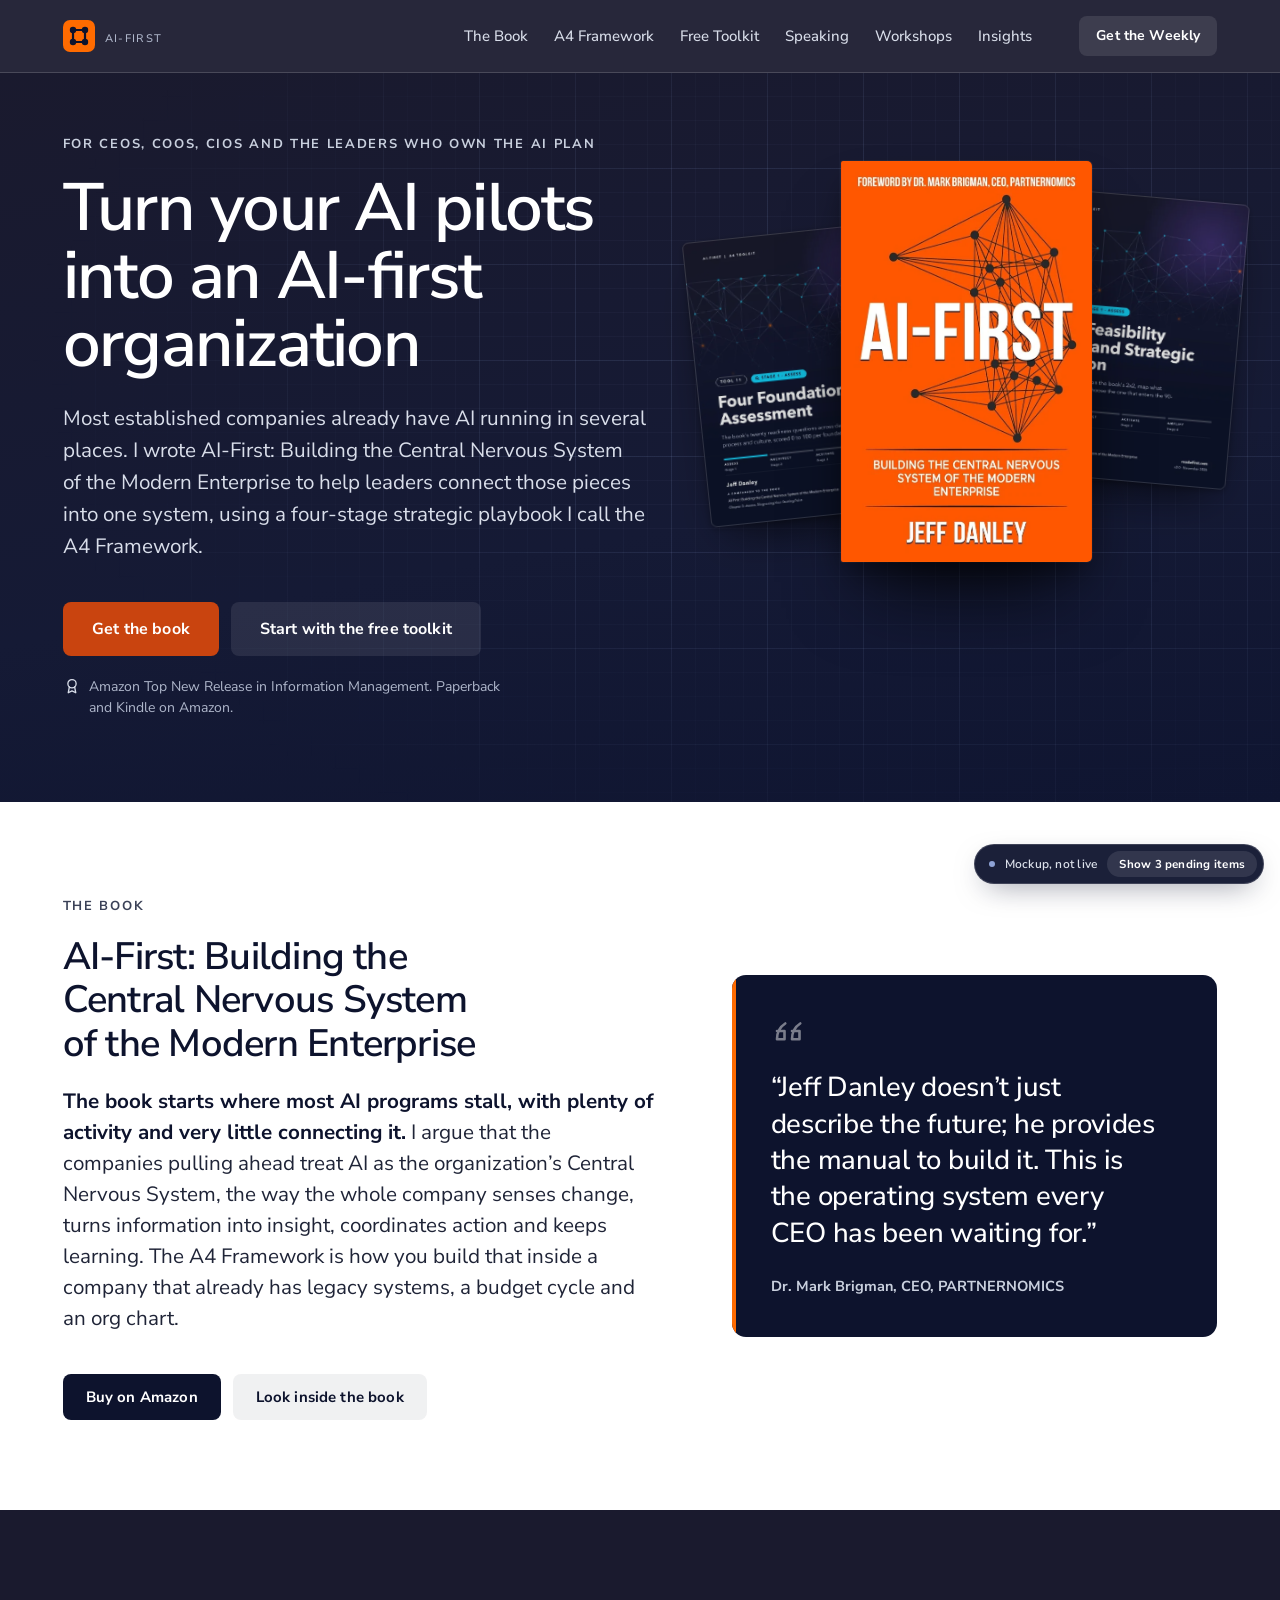
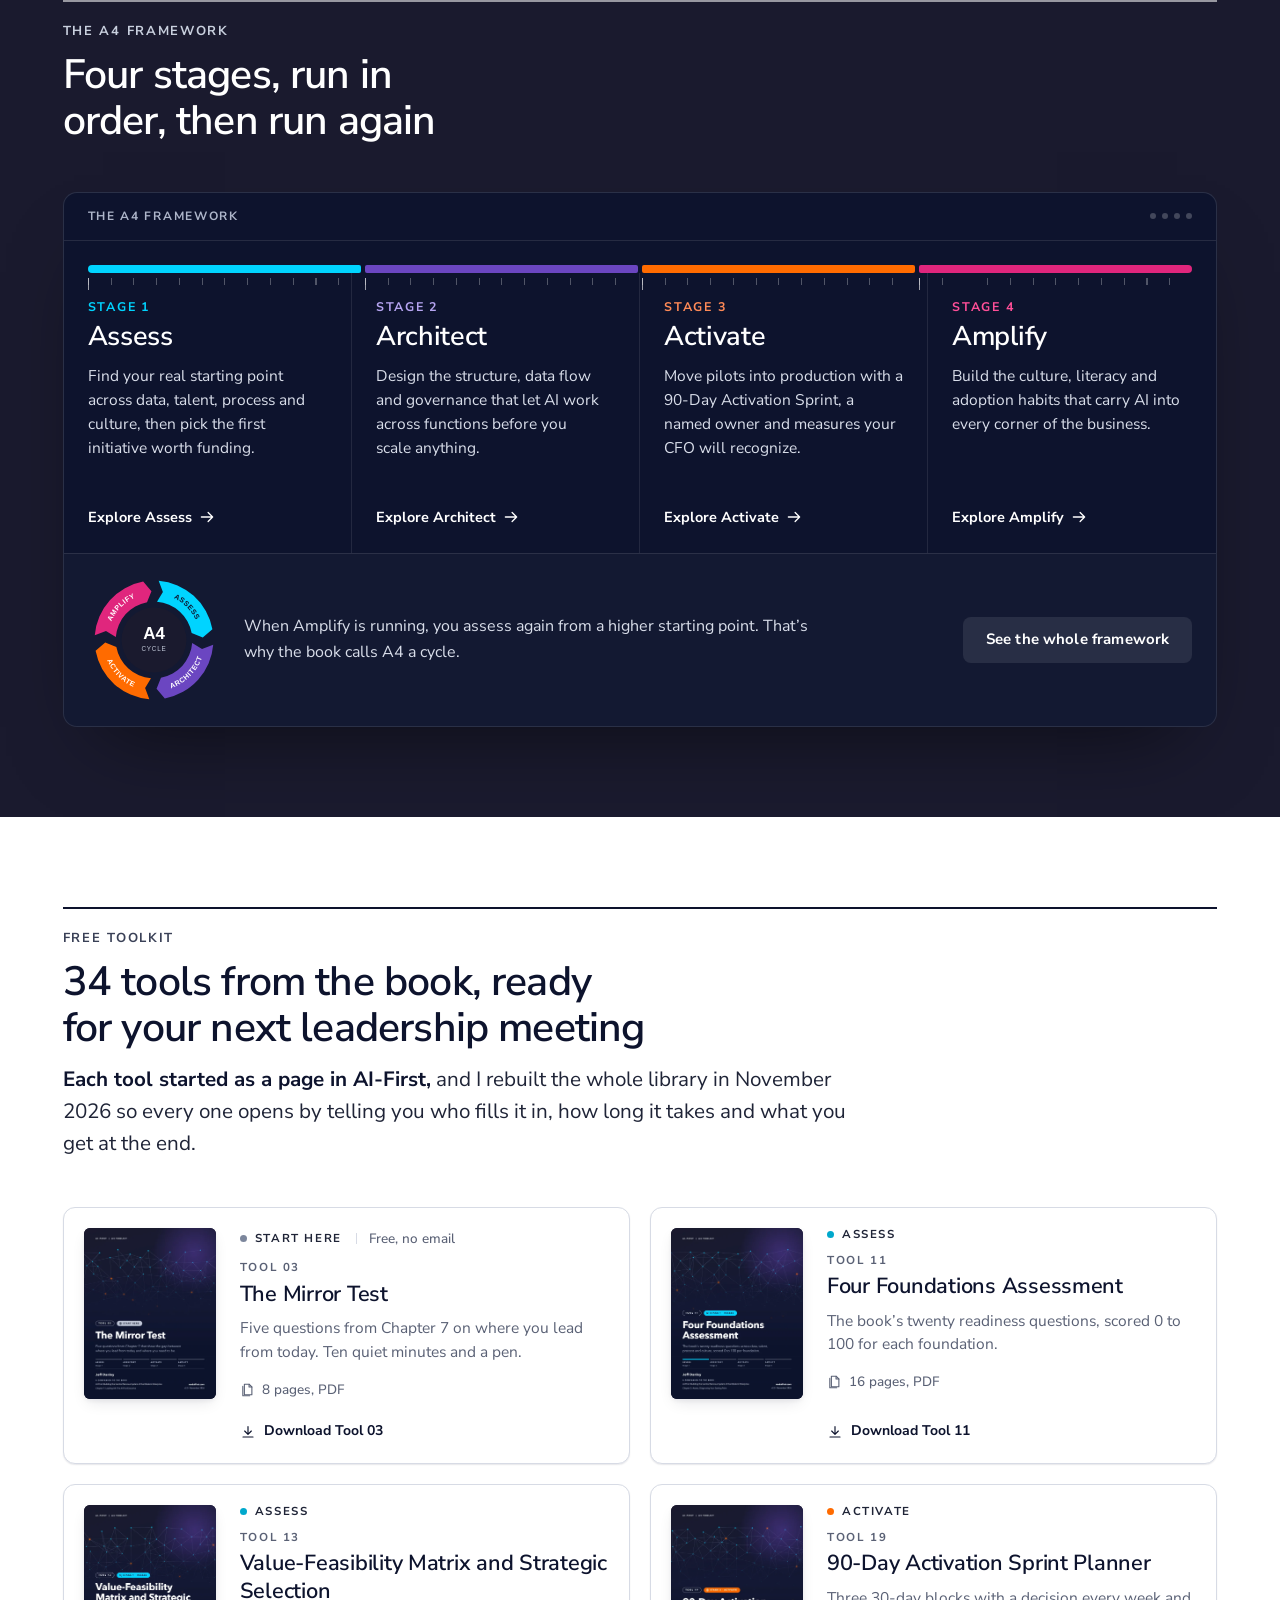
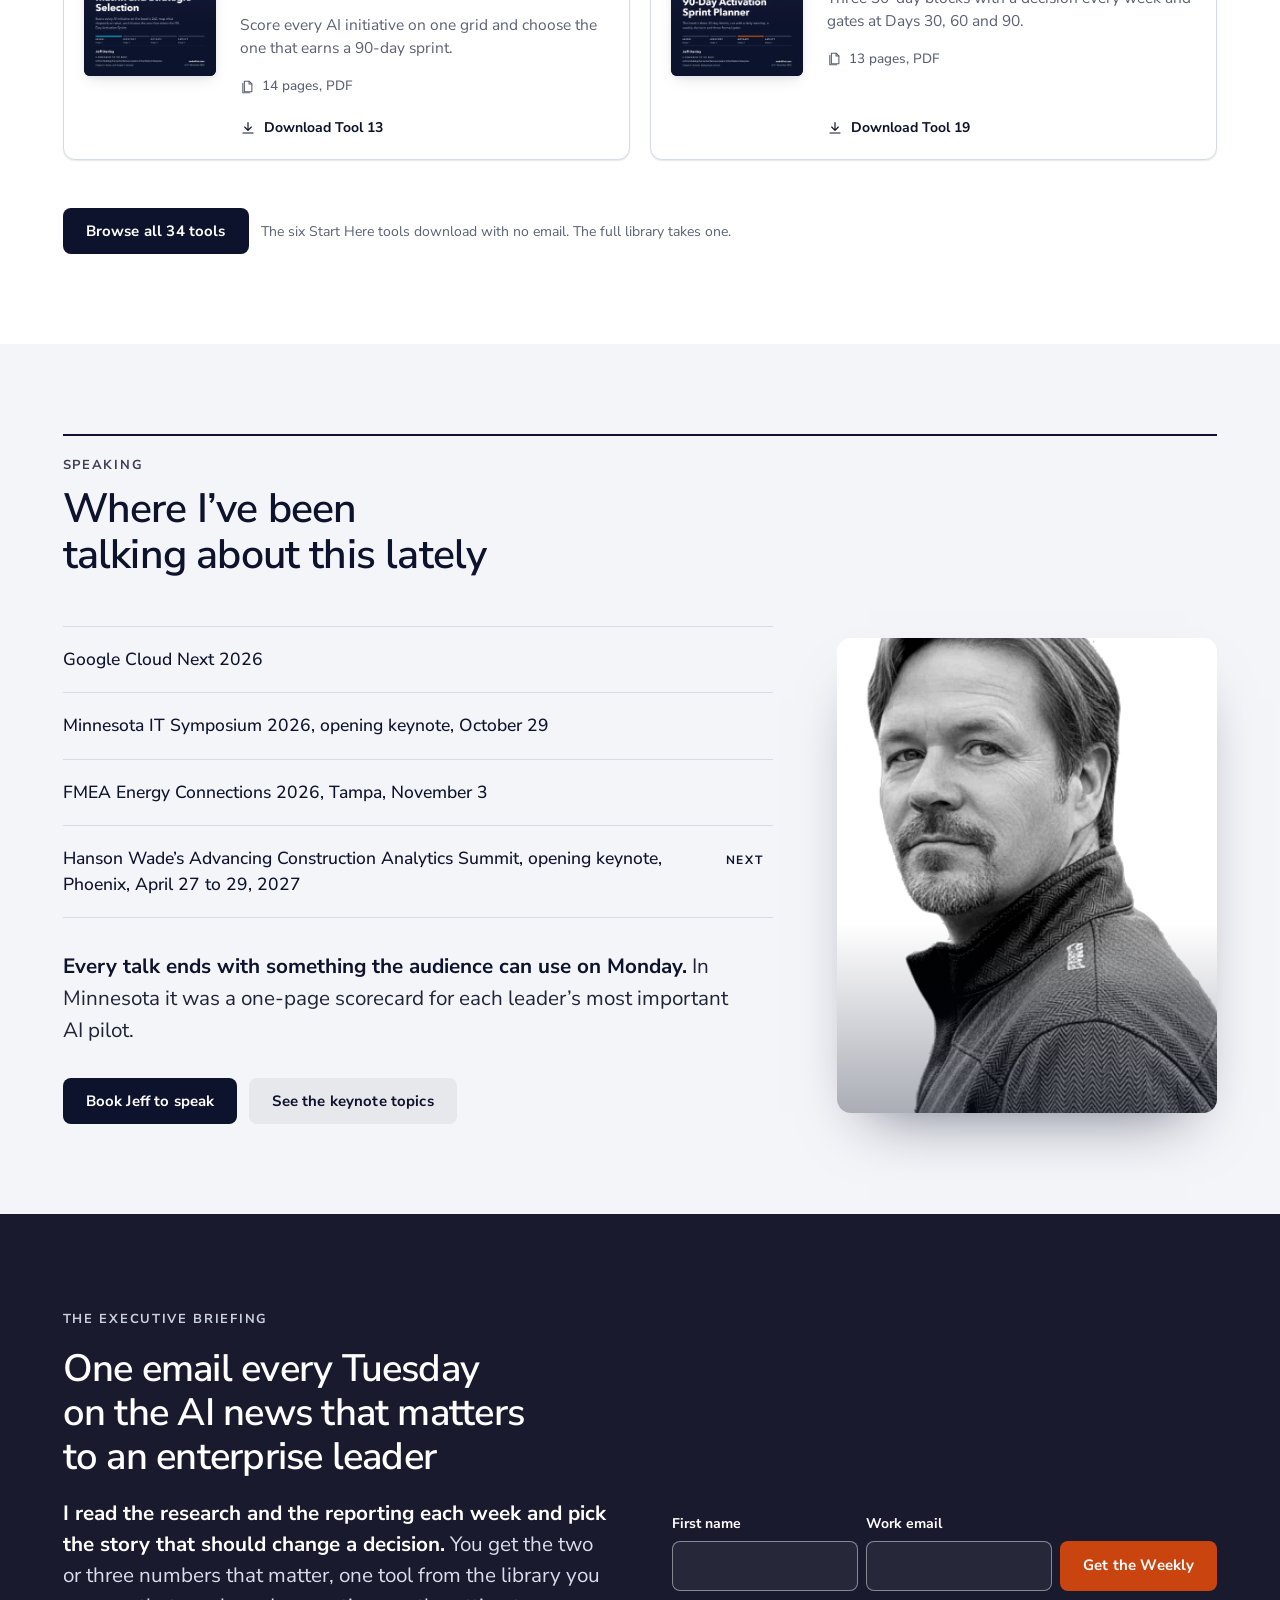
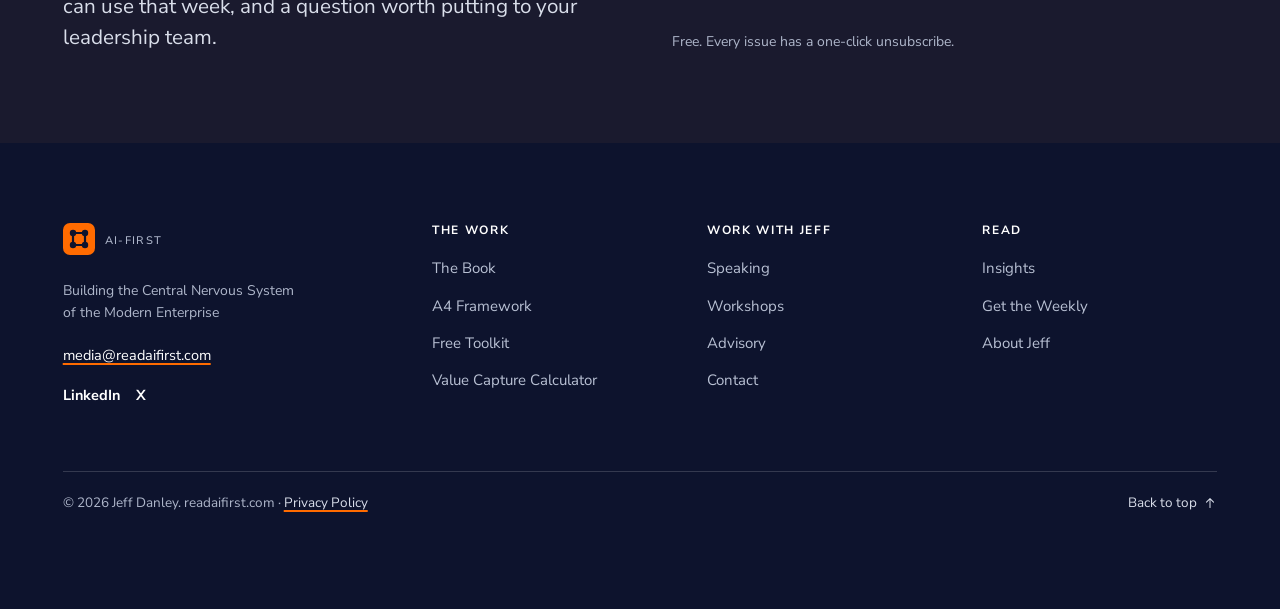
<file: index.html>
<!doctype html>
<html lang="en">
<head>
<meta charset="utf-8">
<meta name="viewport" content="width=device-width, initial-scale=1">
<meta name="robots" content="noindex,nofollow">
<title>AI-First: Enterprise AI Transformation for Executives</title>
<meta name="description" content="Jeff Danley’s A4 Framework helps CEOs, COOs and CIOs at established companies turn AI pilots into results finance can verify. Book, free toolkit, speaking.">
<link rel="icon" href="assets/brand/favicon.ico" sizes="32x32">
<link rel="icon" type="image/svg+xml" href="assets/brand/favicon.svg">
<link rel="icon" type="image/png" sizes="32x32" href="assets/brand/favicon-32.png">
<link rel="icon" type="image/png" sizes="16x16" href="assets/brand/favicon-16.png">
<link rel="apple-touch-icon" sizes="180x180" href="assets/brand/apple-touch-icon.png">
<link rel="stylesheet" href="assets/css/tokens.css">
<link rel="stylesheet" href="assets/css/components.css">
<link rel="stylesheet" href="assets/css/site.css">
<script>try{if(sessionStorage.getItem("ph")==="1")document.documentElement.classList.add("show-ph")}catch(e){}</script>
<script src="assets/js/site.js" defer></script>
</head>
<body id="top">
<a class="skip" href="#main">Skip to content</a>
<svg xmlns="http://www.w3.org/2000/svg" style="display:none" fill="none" stroke="currentColor" stroke-width="1.75" stroke-linecap="round" stroke-linejoin="round"><symbol id="i-assess" viewBox="0 0 24 24"><circle cx="10.5" cy="10.5" r="6.5"/><path d="M15.3 15.3 21 21"/><path d="M6.5 11h2l1.2-2.5 1.8 4.5 1.3-2H14.5"/></symbol><symbol id="i-architect" viewBox="0 0 24 24"><rect x="3" y="3" width="18" height="18" rx="2"/><path d="M3 9h18M9 3v18"/><path d="M9 21a12 12 0 0 1 12-12"/></symbol><symbol id="i-activate" viewBox="0 0 24 24"><circle cx="12" cy="12" r="9"/><path d="M13 6.5 8.5 13h3.5l-1 4.5 4.5-6.5H12z"/></symbol><symbol id="i-amplify" viewBox="0 0 24 24"><circle cx="12" cy="12" r="2"/><path d="M8.2 15.8a5.4 5.4 0 0 1 0-7.6M15.8 8.2a5.4 5.4 0 0 1 0 7.6"/><path d="M5.4 18.6a9.3 9.3 0 0 1 0-13.2M18.6 5.4a9.3 9.3 0 0 1 0 13.2"/></symbol><symbol id="i-leadership" viewBox="0 0 24 24"><circle cx="12" cy="12" r="9"/><path d="m12 5 2 7-2 7-2-7z"/><path d="M5 12h3M16 12h3"/></symbol><symbol id="i-assessment" viewBox="0 0 24 24"><rect x="5" y="3.5" width="14" height="18" rx="2"/><path d="M9 3.5h6v3H9z"/><path d="m8.5 12 1.5 1.5 3-3M8.5 17h7"/></symbol><symbol id="i-roadmap" viewBox="0 0 24 24"><path d="M3 6.5 9 4l6 2.5L21 4v13.5L15 20l-6-2.5L3 20z"/><path d="M9 4v13.5M15 6.5V20"/></symbol><symbol id="i-team" viewBox="0 0 24 24"><circle cx="9" cy="8" r="3"/><path d="M3.5 19a5.5 5.5 0 0 1 11 0"/><circle cx="17" cy="9" r="2.4"/><path d="M15.5 14.2A4.5 4.5 0 0 1 21 18.5"/></symbol><symbol id="i-governance" viewBox="0 0 24 24"><path d="M12 3 4.5 6v5.5c0 4.6 3.2 8.2 7.5 9.5 4.3-1.3 7.5-4.9 7.5-9.5V6z"/><path d="m9 12 2 2 4-4"/></symbol><symbol id="i-measurement" viewBox="0 0 24 24"><path d="M3.5 20.5h17"/><path d="M6.5 17v-5M11 17V8M15.5 17v-7M20 17V5"/></symbol><symbol id="i-risk" viewBox="0 0 24 24"><path d="M12 3.5 21.5 20h-19z"/><path d="M12 10v4.5"/><circle cx="12" cy="17.2" r=".4"/></symbol><symbol id="i-calendar" viewBox="0 0 24 24"><rect x="3.5" y="5" width="17" height="15.5" rx="2"/><path d="M3.5 10h17M8 3v4M16 3v4"/><path d="M8 14h2M14 14h2M8 17h2"/></symbol><symbol id="i-gate" viewBox="0 0 24 24"><path d="M4 21V7l8-4 8 4v14"/><path d="M4 21h16M9 21v-7h6v7"/><path d="M12 7.5v2"/></symbol><symbol id="i-signoff" viewBox="0 0 24 24"><path d="M3.5 18.5c2-1 3-4.5 4.8-4.5 1.6 0 .8 3.5 2.4 3.5 1.4 0 2-2.5 3.3-2.5 1 0 1 1.5 2 1.5"/><path d="M3.5 21h17"/><path d="m14.5 4.5 4 4L11 16H7v-4z"/></symbol><symbol id="i-culture" viewBox="0 0 24 24"><path d="M12 20.5s-7.5-4.4-7.5-10A4.3 4.3 0 0 1 12 7.6a4.3 4.3 0 0 1 7.5 2.9c0 5.6-7.5 10-7.5 10z"/><path d="M8 12h2l1-2 2 4 1-2h2"/></symbol><symbol id="i-learning" viewBox="0 0 24 24"><path d="M2.5 9 12 4.5 21.5 9 12 13.5z"/><path d="M6.5 11v5c1.5 1.5 3.5 2.3 5.5 2.3s4-.8 5.5-2.3v-5"/><path d="M21.5 9v5.5"/></symbol><symbol id="i-checklist" viewBox="0 0 24 24"><path d="m4 6.5 1.5 1.5 3-3M4 13l1.5 1.5 3-3"/><rect x="4" y="17.5" width="4" height="3.5" rx=".6"/><path d="M11.5 7h8.5M11.5 13.5h8.5M11.5 19.5h8.5"/></symbol><symbol id="i-info" viewBox="0 0 24 24"><circle cx="12" cy="12" r="9"/><path d="M12 11v5.5"/><circle cx="12" cy="7.8" r=".4"/></symbol><symbol id="i-book" viewBox="0 0 24 24"><path d="M12 6.5C10 5 7 4.5 3.5 5v13.5c3.5-.5 6.5 0 8.5 1.5 2-1.5 5-2 8.5-1.5V5C17 4.5 14 5 12 6.5z"/><path d="M12 6.5V20"/></symbol><symbol id="i-key" viewBox="0 0 24 24"><circle cx="12" cy="10" r="5.5"/><path d="M12 7.5v3M12 15.5V21M9.5 18.5h5"/></symbol><symbol id="i-target" viewBox="0 0 24 24"><circle cx="12" cy="12" r="9"/><circle cx="12" cy="12" r="5"/><circle cx="12" cy="12" r="1.2"/></symbol></svg>
<svg xmlns="http://www.w3.org/2000/svg" style="display:none" fill="none" stroke="currentColor" stroke-width="1.75" stroke-linecap="round" stroke-linejoin="round"><symbol id="i-arrow" viewBox="0 0 24 24"><path d="M4.5 12h15M13.5 6l6 6-6 6"/></symbol><symbol id="i-download" viewBox="0 0 24 24"><path d="M12 4v11M7 10.5l5 5 5-5"/><path d="M4.5 19.5h15"/></symbol><symbol id="i-eye" viewBox="0 0 24 24"><path d="M2.5 12S6 5.5 12 5.5 21.5 12 21.5 12 18 18.5 12 18.5 2.5 12 2.5 12z"/><circle cx="12" cy="12" r="3"/></symbol><symbol id="i-menu" viewBox="0 0 24 24"><path d="M4 7h16M4 12h16M4 17h16"/></symbol><symbol id="i-close" viewBox="0 0 24 24"><path d="M6 6l12 12M18 6 6 18"/></symbol><symbol id="i-pages" viewBox="0 0 24 24"><path d="M7 3.5h7.5L19 8v12.5H7z"/><path d="M14.5 3.5V8H19"/><path d="M4.5 7v15h11"/></symbol><symbol id="i-quote" viewBox="0 0 24 24"><path d="M4 17.5c0-5 1.5-8 5.5-10.5M4 17.5h5V12H4M14 17.5c0-5 1.5-8 5.5-10.5M14 17.5h5V12h-5"/></symbol><symbol id="i-award" viewBox="0 0 24 24"><circle cx="12" cy="9" r="5.5"/><path d="M8.5 13.3 7 21l5-2.5 5 2.5-1.5-7.7"/></symbol><symbol id="i-mic" viewBox="0 0 24 24"><rect x="9" y="3" width="6" height="11" rx="3"/><path d="M5.5 11a6.5 6.5 0 0 0 13 0M12 17.5V21M8.5 21h7"/></symbol></svg>
<header class="site-header on-dark">
  <div class="container bar">
    <a class="brand" href="./" aria-label="AI-First, home"><svg class="brand-mark" aria-hidden="true" focusable="false" xmlns="http://www.w3.org/2000/svg" viewBox="0 0 32 32" width="32" height="32"><rect width="32" height="32" rx="7" fill="#FF6B00"/><path d="M10 10h12v12H10z" fill="none" stroke="#0D132D" stroke-width="2.2"/><circle cx="10" cy="10" r="3.2" fill="#0D132D"/><circle cx="22" cy="10" r="3.2" fill="#0D132D"/><circle cx="10" cy="22" r="3.2" fill="#0D132D"/><circle cx="22" cy="22" r="3.2" fill="#0D132D"/></svg><span class="brand-word"><b><span class="nb">AI-First</span></b><span class="tagline">Building the Central Nervous System of the Modern Enterprise</span></span></a>
    <nav class="site-nav" id="site-nav" aria-label="Primary"><a href="book/">The Book</a><a href="a4-framework/">A4 Framework</a><a href="resources/">Free Toolkit</a><a href="speaking/">Speaking</a><a href="workshops/">Workshops</a><a href="blog/">Insights</a><a class="btn btn--primary nav-cta" href="weekly/">Get the Weekly</a></nav>
    <a class="btn btn--sm cta" href="weekly/">Get the Weekly</a>
    <button class="nav-toggle" type="button" data-nav-toggle aria-expanded="false" aria-controls="site-nav" aria-label="Menu"><svg class="i-open" aria-hidden="true" focusable="false"><use href="#i-menu"/></svg><svg class="i-close" aria-hidden="true" focusable="false"><use href="#i-close"/></svg><span class="t-open">Menu</span><span class="t-close">Close</span></button>
  </div>
</header>
<main id="main">

<section class="page-hero field bp theme-dark home-hero" aria-labelledby="h1">
  <div class="container hero-split">
    <div>
      <span class="label rise">For CEOs, COOs, CIOs and the leaders who own the AI plan</span>
      <h1 id="h1" class="rise rise-2">Turn your AI pilots into an <span class="nb">AI-first</span> organization</h1>
      <p class="lead rise rise-3">Most established companies already have AI running in several places. I wrote <span class="nb">AI-First:</span> Building the Central Nervous System of the Modern Enterprise to help leaders connect those pieces into one system, using a four-stage strategic playbook I call the A4 Framework.</p>
      <div class="actions rise rise-4"><a class="btn btn--primary btn--lg" href="https://www.amazon.com/dp/B0GFXQTWH6" target="_blank" rel="noopener">Get the book</a><a class="btn btn--secondary btn--lg" href="resources/">Start with the free toolkit</a></div>
      <p class="micro rise rise-4"><svg aria-hidden="true" focusable="false"><use href="#i-award"/></svg><span>Amazon Top New Release in Information Management. Paperback and Kindle on Amazon.</span></p>
    </div>
    <div class="artifacts">
      <img class="tc tc-1" src="assets/tools/tool-11.webp" srcset="assets/tools/tool-11.webp 600w, assets/tools/tool-11@2x.webp 1200w" sizes="260px" width="600" height="777" alt="Cover of Tool 11, Four Foundations Assessment"><img class="tc tc-2" src="assets/tools/tool-13.webp" srcset="assets/tools/tool-13.webp 600w, assets/tools/tool-13@2x.webp 1200w" sizes="260px" width="600" height="777" alt="Cover of Tool 13, Value-Feasibility Matrix and Strategic Selection">
      <img class="book" src="assets/brand/book-cover.webp" width="563" height="900" alt="Cover of AI-First: Building the Central Nervous System of the Modern Enterprise by Jeff Danley">
    </div>
  </div>
</section>
<section class="s s-white" aria-labelledby="bk-h">
  <div class="container book-ed">
    <div>
      <span class="label">The Book</span>
      <h2 id="bk-h"><span class="nb">AI-First:</span> Building the Central Nervous System of the Modern Enterprise</h2>
      <p class="lead"><strong class="li">The book starts where most AI programs stall, with plenty of activity and very little connecting it.</strong> I argue that the companies pulling ahead treat AI as the organization’s Central Nervous System, the way the whole company senses change, turns information into insight, coordinates action and keeps learning. The A4 Framework is how you build that inside a company that already has legacy systems, a budget cycle and an org chart.</p>
      <div class="actions" style="margin-top:var(--sp-8)"><a class="btn btn--primary" href="https://www.amazon.com/dp/B0GFXQTWH6" target="_blank" rel="noopener">Buy on Amazon</a><a class="btn btn--secondary" href="book/">Look inside the book</a></div>
    </div>
    <figure class="endorse"><svg class="q" aria-hidden="true" focusable="false"><use href="#i-quote"/></svg><blockquote><p>“Jeff Danley doesn’t just describe the future; he provides the manual to build it. This is the operating system every CEO has been waiting for.”</p></blockquote><figcaption>Dr. Mark Brigman, CEO, PARTNERNOMICS</figcaption></figure>
  </div>
</section>
<section class="s s-navy theme-dark bp band-inst" aria-labelledby="a4-h">
  <div class="container">
    <div class="sec-head "><span class="label">The A4 Framework</span><h2 id="a4-h">Four stages, run in order, then run again</h2></div>
    <div class="instrument">
      <div class="inst-top"><span>The A4 Framework</span><span class="ticks" aria-hidden="true"><i></i><i></i><i></i><i></i></span></div>
      <div class="inst-track" aria-hidden="true"><span data-stage="assess"></span><span data-stage="architect"></span><span data-stage="activate"></span><span data-stage="amplify"></span></div>
      <div class="inst-grid"><div class="inst-cell" data-stage="assess"><span class="bar" aria-hidden="true"></span><span class="num">Stage 1</span>
      <h3>Assess</h3><p>Find your real starting point across data, talent, process and culture, then pick the first initiative worth funding.</p><a class="link-arrow" href="a4-framework/assess/">Explore Assess<svg aria-hidden="true" focusable="false"><use href="#i-arrow"/></svg></a></div><div class="inst-cell" data-stage="architect"><span class="bar" aria-hidden="true"></span><span class="num">Stage 2</span>
      <h3>Architect</h3><p>Design the structure, data flow and governance that let AI work across functions before you scale anything.</p><a class="link-arrow" href="a4-framework/architect/">Explore Architect<svg aria-hidden="true" focusable="false"><use href="#i-arrow"/></svg></a></div><div class="inst-cell" data-stage="activate"><span class="bar" aria-hidden="true"></span><span class="num">Stage 3</span>
      <h3>Activate</h3><p>Move pilots into production with a 90-Day Activation Sprint, a named owner and measures your CFO will recognize.</p><a class="link-arrow" href="a4-framework/activate/">Explore Activate<svg aria-hidden="true" focusable="false"><use href="#i-arrow"/></svg></a></div><div class="inst-cell" data-stage="amplify"><span class="bar" aria-hidden="true"></span><span class="num">Stage 4</span>
      <h3>Amplify</h3><p>Build the culture, literacy and adoption habits that carry AI into every corner of the business.</p><a class="link-arrow" href="a4-framework/amplify/">Explore Amplify<svg aria-hidden="true" focusable="false"><use href="#i-arrow"/></svg></a></div></div>
      <div class="inst-foot">
        <div class="mini-ring"><svg class="exhibit-svg" xmlns="http://www.w3.org/2000/svg" viewBox="0 0 500 500" width="100%" role="img" aria-label="The A4 cycle: Assess, Architect, Activate, Amplify, then assess again" font-family="'Avenir Next', 'Helvetica Neue', Helvetica, Arial, sans-serif"><path d="M267.7,25.7 A225,225 0 0 1 471.2,209.0 L434.7,240.3 L392.6,223.6 A145,145 0 0 0 261.4,105.4 L283.7,68.1 Z" fill="#00d4ff" opacity="1"/><path id="a4arc1" d="M288.1,78.2 A176.0,176.0 0 0 1 421.8,211.9" fill="none"/><text font-size="27" font-weight="700" fill="#0D132D" letter-spacing="2" opacity="1"><textPath href="#a4arc1" startOffset="50%" text-anchor="middle">ASSESS</textPath></text><path d="M474.3,267.7 A225,225 0 0 1 291.0,471.2 L259.7,434.7 L276.4,392.6 A145,145 0 0 0 394.6,261.4 L431.9,283.7 Z" fill="#6B46C1" opacity="1"/><path id="a4arc2" d="M292.0,439.4 A194.0,194.0 0 0 0 439.4,292.0" fill="none"/><text font-size="27" font-weight="700" fill="#FFFFFF" letter-spacing="2" opacity="1"><textPath href="#a4arc2" startOffset="50%" text-anchor="middle">ARCHITECT</textPath></text><path d="M232.3,474.3 A225,225 0 0 1 28.8,291.0 L65.3,259.7 L107.4,276.4 A145,145 0 0 0 238.6,394.6 L216.3,431.9 Z" fill="#FF6B00" opacity="1"/><path id="a4arc3" d="M60.6,292.0 A194.0,194.0 0 0 0 208.0,439.4" fill="none"/><text font-size="27" font-weight="700" fill="#FFFFFF" letter-spacing="2" opacity="1"><textPath href="#a4arc3" startOffset="50%" text-anchor="middle">ACTIVATE</textPath></text><path d="M25.7,232.3 A225,225 0 0 1 209.0,28.8 L240.3,65.3 L223.6,107.4 A145,145 0 0 0 105.4,238.6 L68.1,216.3 Z" fill="#E0267D" opacity="1"/><path id="a4arc4" d="M78.2,211.9 A176.0,176.0 0 0 1 211.9,78.2" fill="none"/><text font-size="27" font-weight="700" fill="#FFFFFF" letter-spacing="2" opacity="1"><textPath href="#a4arc4" startOffset="50%" text-anchor="middle">AMPLIFY</textPath></text><circle cx="250" cy="250" r="123" fill="#1a1a2e"/><text font-size="64" font-weight="700" fill="#FFFFFF" text-anchor="middle"><tspan x="250.0" y="246.4">A4</tspan></text><text font-size="24" font-weight="500" fill="#C0C7D6" text-anchor="middle" letter-spacing="3"><tspan x="250.0" y="292.4">CYCLE</tspan></text><g opacity="1"><rect x="545" y="40" width="58" height="58" rx="12" fill="#00d4ff"/><text font-size="30" font-weight="700" fill="#0D132D" text-anchor="middle"><tspan x="574.0" y="79.5">1</tspan></text><text font-size="27" font-weight="700" fill="#0D132D" text-anchor="start"><tspan x="623.0" y="59.6">Stage 1 · Assess</tspan></text><text font-size="22" font-weight="400" fill="#5A6175" text-anchor="start"><tspan x="623.0" y="89.6">Two to three months</tspan></text></g><g opacity="1"><rect x="545" y="152" width="58" height="58" rx="12" fill="#6B46C1"/><text font-size="30" font-weight="700" fill="#FFFFFF" text-anchor="middle"><tspan x="574.0" y="191.5">2</tspan></text><text font-size="27" font-weight="700" fill="#0D132D" text-anchor="start"><tspan x="623.0" y="171.6">Stage 2 · Architect</tspan></text><text font-size="22" font-weight="400" fill="#5A6175" text-anchor="start"><tspan x="623.0" y="201.6">Three to four months</tspan></text></g><g opacity="1"><rect x="545" y="264" width="58" height="58" rx="12" fill="#FF6B00"/><text font-size="30" font-weight="700" fill="#FFFFFF" text-anchor="middle"><tspan x="574.0" y="303.5">3</tspan></text><text font-size="27" font-weight="700" fill="#0D132D" text-anchor="start"><tspan x="623.0" y="283.6">Stage 3 · Activate</tspan></text><text font-size="22" font-weight="400" fill="#5A6175" text-anchor="start"><tspan x="623.0" y="313.6">Twelve to eighteen months</tspan></text></g><g opacity="1"><rect x="545" y="376" width="58" height="58" rx="12" fill="#E0267D"/><text font-size="30" font-weight="700" fill="#FFFFFF" text-anchor="middle"><tspan x="574.0" y="415.5">4</tspan></text><text font-size="27" font-weight="700" fill="#0D132D" text-anchor="start"><tspan x="623.0" y="395.6">Stage 4 · Amplify</tspan></text><text font-size="22" font-weight="400" fill="#5A6175" text-anchor="start"><tspan x="623.0" y="425.6">Ongoing</tspan></text></g></svg></div>
        <p>When Amplify is running, you assess again from a higher starting point. That’s why the book calls A4 a cycle.</p>
        <div class="actions"><a class="btn btn--secondary on-dark" href="a4-framework/">See the whole framework</a></div>
      </div>
    </div>
  </div>
</section>
<section class="s s-white" aria-labelledby="tk-h">
  <div class="container">
    <div class="sec-head "><span class="label">Free Toolkit</span><h2 id="tk-h">34 tools from the book, ready for your next leadership meeting</h2><p><strong class="li">Each tool started as a page in <span class="nb">AI-First,</span></strong> and I rebuilt the whole library in November 2026 so every one opens by telling you who fills it in, how long it takes and what you get at the end.</p></div>
    <div class="tool-grid two"><article class="tool-card  " data-stage="start" data-cat="starters"><div class="cover"><img src="assets/tools/tool-03.webp" srcset="assets/tools/tool-03.webp 600w, assets/tools/tool-03@2x.webp 1200w" sizes="(max-width: 720px) 90vw, 300px" width="600" height="777" alt="Cover of Tool 03, The Mirror Test" loading="lazy"></div><div class="body"><div class="meta"><span class="chip chip--start">Start Here</span><span class="sep"> · </span><span class="free">Free, no email</span></div><h3><a href="https://readaifirst.com/wp-content/uploads/2026/11/A4-03-mirror-test.pdf" target="_blank" rel="noopener"><span class="tno">Tool 03</span><span class="sep"> · </span>The Mirror Test</a></h3><p class="line">Five questions from Chapter 7 on where you lead from today. Ten quiet minutes and a pen.</p><div class="facts"><span><svg aria-hidden="true" focusable="false"><use href="#i-pages"/></svg>8 pages, PDF</span></div><div class="actions"><a class="dl" href="https://readaifirst.com/wp-content/uploads/2026/11/A4-03-mirror-test.pdf" target="_blank" rel="noopener"><svg aria-hidden="true" focusable="false"><use href="#i-download"/></svg>Download Tool 03</a></div></div></article><article class="tool-card  " data-stage="assess" data-cat="assess"><div class="cover"><img src="assets/tools/tool-11.webp" srcset="assets/tools/tool-11.webp 600w, assets/tools/tool-11@2x.webp 1200w" sizes="(max-width: 720px) 90vw, 300px" width="600" height="777" alt="Cover of Tool 11, Four Foundations Assessment" loading="lazy"></div><div class="body"><div class="meta"><span class="chip chip--assess">Assess</span></div><h3><a href="https://readaifirst.com/wp-content/uploads/2026/11/A4-11-four-foundations-assessment.pdf" target="_blank" rel="noopener"><span class="tno">Tool 11</span><span class="sep"> · </span>Four Foundations Assessment</a></h3><p class="line">The book’s twenty readiness questions, scored 0 to 100 for each foundation.</p><div class="facts"><span><svg aria-hidden="true" focusable="false"><use href="#i-pages"/></svg>16 pages, PDF</span></div><div class="actions"><a class="dl" href="https://readaifirst.com/wp-content/uploads/2026/11/A4-11-four-foundations-assessment.pdf" target="_blank" rel="noopener"><svg aria-hidden="true" focusable="false"><use href="#i-download"/></svg>Download Tool 11</a></div></div></article><article class="tool-card  " data-stage="assess" data-cat="assess"><div class="cover"><img src="assets/tools/tool-13.webp" srcset="assets/tools/tool-13.webp 600w, assets/tools/tool-13@2x.webp 1200w" sizes="(max-width: 720px) 90vw, 300px" width="600" height="777" alt="Cover of Tool 13, Value-Feasibility Matrix and Strategic Selection" loading="lazy"></div><div class="body"><div class="meta"><span class="chip chip--assess">Assess</span></div><h3><a href="https://readaifirst.com/wp-content/uploads/2026/11/A4-13-value-feasibility-matrix.pdf" target="_blank" rel="noopener"><span class="tno">Tool 13</span><span class="sep"> · </span>Value-Feasibility Matrix and Strategic Selection</a></h3><p class="line">Score every AI initiative on one grid and choose the one that earns a 90-day sprint.</p><div class="facts"><span><svg aria-hidden="true" focusable="false"><use href="#i-pages"/></svg>14 pages, PDF</span></div><div class="actions"><a class="dl" href="https://readaifirst.com/wp-content/uploads/2026/11/A4-13-value-feasibility-matrix.pdf" target="_blank" rel="noopener"><svg aria-hidden="true" focusable="false"><use href="#i-download"/></svg>Download Tool 13</a></div></div></article><article class="tool-card  " data-stage="activate" data-cat="activate"><div class="cover"><img src="assets/tools/tool-19.webp" srcset="assets/tools/tool-19.webp 600w, assets/tools/tool-19@2x.webp 1200w" sizes="(max-width: 720px) 90vw, 300px" width="600" height="777" alt="Cover of Tool 19, 90-Day Activation Sprint Planner" loading="lazy"></div><div class="body"><div class="meta"><span class="chip chip--activate">Activate</span></div><h3><a href="https://readaifirst.com/wp-content/uploads/2026/11/A4-19-activation-sprint.pdf" target="_blank" rel="noopener"><span class="tno">Tool 19</span><span class="sep"> · </span>90-Day Activation Sprint Planner</a></h3><p class="line">Three 30-day blocks with a decision every week and gates at Days 30, 60 and 90.</p><div class="facts"><span><svg aria-hidden="true" focusable="false"><use href="#i-pages"/></svg>13 pages, PDF</span></div><div class="actions"><a class="dl" href="https://readaifirst.com/wp-content/uploads/2026/11/A4-19-activation-sprint.pdf" target="_blank" rel="noopener"><svg aria-hidden="true" focusable="false"><use href="#i-download"/></svg>Download Tool 19</a></div></div></article></div>
    <div class="actions sec-foot"><a class="btn btn--primary" href="resources/">Browse all 34 tools</a><span class="micro">The six Start Here tools download with no email. The full library takes one.</span></div>
  </div>
</section>
<section class="s s-tint" aria-labelledby="sp-h">
  <div class="container">
    <div class="sec-head "><span class="label">Speaking</span><h2 id="sp-h">Where I’ve been talking about this lately</h2></div>
    <div class="speak-grid">
      <div>
        <ul class="events">
          <li><span>Google Cloud Next 2026 <span class="ph"><b>Placeholder</b>session title and role as listed on the event agenda</span></span></li>
          <li><span>Minnesota IT Symposium 2026, opening keynote, October 29</span></li>
          <li><span>FMEA Energy Connections 2026, Tampa, November 3</span></li>
          <li><span>Hanson Wade’s Advancing Construction Analytics Summit, opening keynote, Phoenix, April 27 to 29, 2027</span><span class="tagnext">Next</span></li>
        </ul>
        <p class="body-lg" style="margin-top:var(--sp-7);max-width:60ch;color:var(--ink)"><strong class="li">Every talk ends with something the audience can use on Monday.</strong> In Minnesota it was a one-page scorecard for each leader’s most important AI pilot.</p>
        <div class="actions" style="margin-top:var(--sp-7)"><a class="btn btn--primary" href="speaking/#booking">Book Jeff to speak</a><a class="btn btn--secondary" href="speaking/#topics">See the keynote topics</a></div>
        <div style="margin-top:var(--sp-8)" class="ph-host"><span class="ph"><b>Placeholder</b>event logos, with permission from each organizer</span></div>
      </div>
      <figure class="portrait duo" style="margin:0"><img src="assets/brand/jeff-danley-headshot.webp" width="399" height="491" loading="lazy" alt="Jeff Danley"><figcaption class="ph-host"><span class="ph"><b>Placeholder</b>real headshot or stage photo, 1200x630 crop also needed for the OG image</span></figcaption></figure>
    </div>
  </div>
</section>
<section class="s s-dark theme-dark bp" aria-labelledby="nl-h">
  <div class="container split">
    <div>
      <span class="label">The Executive Briefing</span>
      <h2 id="nl-h" style="margin-top:var(--sp-4);max-width:22ch">One email every Tuesday on the AI news that matters to an enterprise leader</h2>
      <p class="lead" style="margin-top:var(--sp-5)"><strong class="li">I read the research and the reporting each week and pick the story that should change a decision.</strong> You get the two or three numbers that matter, one tool from the library you can use that week, and a question worth putting to your leadership team.</p>
    </div>
    <div class="theme-dark" style="background:transparent;align-self:end"><form class="nl-form" data-newsletter data-success="You’re in. The first issue arrives Tuesday." novalidate><div class="form-row"><div class="field"><label for="home-fn">First name</label><input class="input" id="home-fn" name="first" autocomplete="given-name"></div><div class="field"><label for="home-em">Work email</label><input class="input" id="home-em" name="email" type="email" autocomplete="email" required></div><button class="btn btn--primary" type="submit">Get the Weekly</button></div><p class="field-msg" role="status" aria-live="polite"></p><p class="fineprint">Free. Every issue has a one-click unsubscribe.</p></form></div>
  </div>
</section>
</main>
<footer class="site-footer theme-dark" id="footer">
  <div class="container">
    
    <div class="top">
      <div>
        <a class="brand" href="./" aria-label="AI-First, home"><svg class="brand-mark" aria-hidden="true" focusable="false" xmlns="http://www.w3.org/2000/svg" viewBox="0 0 32 32" width="32" height="32"><rect width="32" height="32" rx="7" fill="#FF6B00"/><path d="M10 10h12v12H10z" fill="none" stroke="#0D132D" stroke-width="2.2"/><circle cx="10" cy="10" r="3.2" fill="#0D132D"/><circle cx="22" cy="10" r="3.2" fill="#0D132D"/><circle cx="10" cy="22" r="3.2" fill="#0D132D"/><circle cx="22" cy="22" r="3.2" fill="#0D132D"/></svg><span class="brand-word"><b><span class="nb">AI-First</span></b></span></a>
        <p class="tagline-ft">Building the Central Nervous System of the Modern Enterprise</p>
        <p class="contact"><a href="mailto:media@readaifirst.com">media@readaifirst.com</a></p>
        <div class="social"><a href="https://www.linkedin.com/in/jeffdanley" target="_blank" rel="noopener">LinkedIn</a><a href="https://x.com/jeffdanley" target="_blank" rel="noopener">X</a></div>
      </div>
      <div><h4>The work</h4><ul><li><a href="book/">The Book</a></li><li><a href="a4-framework/">A4 Framework</a></li><li><a href="resources/">Free Toolkit</a></li><li><a href="https://readaifirst.com/value-capture-calculator/" target=_blank rel=noopener>Value Capture Calculator</a></li></ul></div>
      <div><h4>Work with Jeff</h4><ul><li><a href="speaking/">Speaking</a></li><li><a href="workshops/">Workshops</a></li><li><a href="workshops/">Advisory</a></li><li><a href="mailto:media@readaifirst.com">Contact</a></li></ul></div>
      <div><h4>Read</h4><ul><li><a href="blog/">Insights</a></li><li><a href="weekly/">Get the Weekly</a></li><li><a href="book/#about">About Jeff</a></li></ul></div>
    </div>
    <div class="bottom"><span>© 2026 Jeff Danley. readaifirst.com · <a href="https://readaifirst.com/privacy-policy/" target="_blank" rel="noopener">Privacy Policy</a></span><a class="top-link" href="#top">Back to top<svg aria-hidden="true" focusable="false"><use href="#i-arrow"/></svg></a></div>
  </div>
</footer>
<div class="mock-badge" role="region" aria-label="Mockup status"><span class="mb-dot" aria-hidden="true"></span><span class="mb-t">Mockup, not live</span><button type="button" class="mb-toggle" data-ph-toggle aria-pressed="false" data-n="3">Show 3 pending items</button></div>
</body>
</html>
</file>
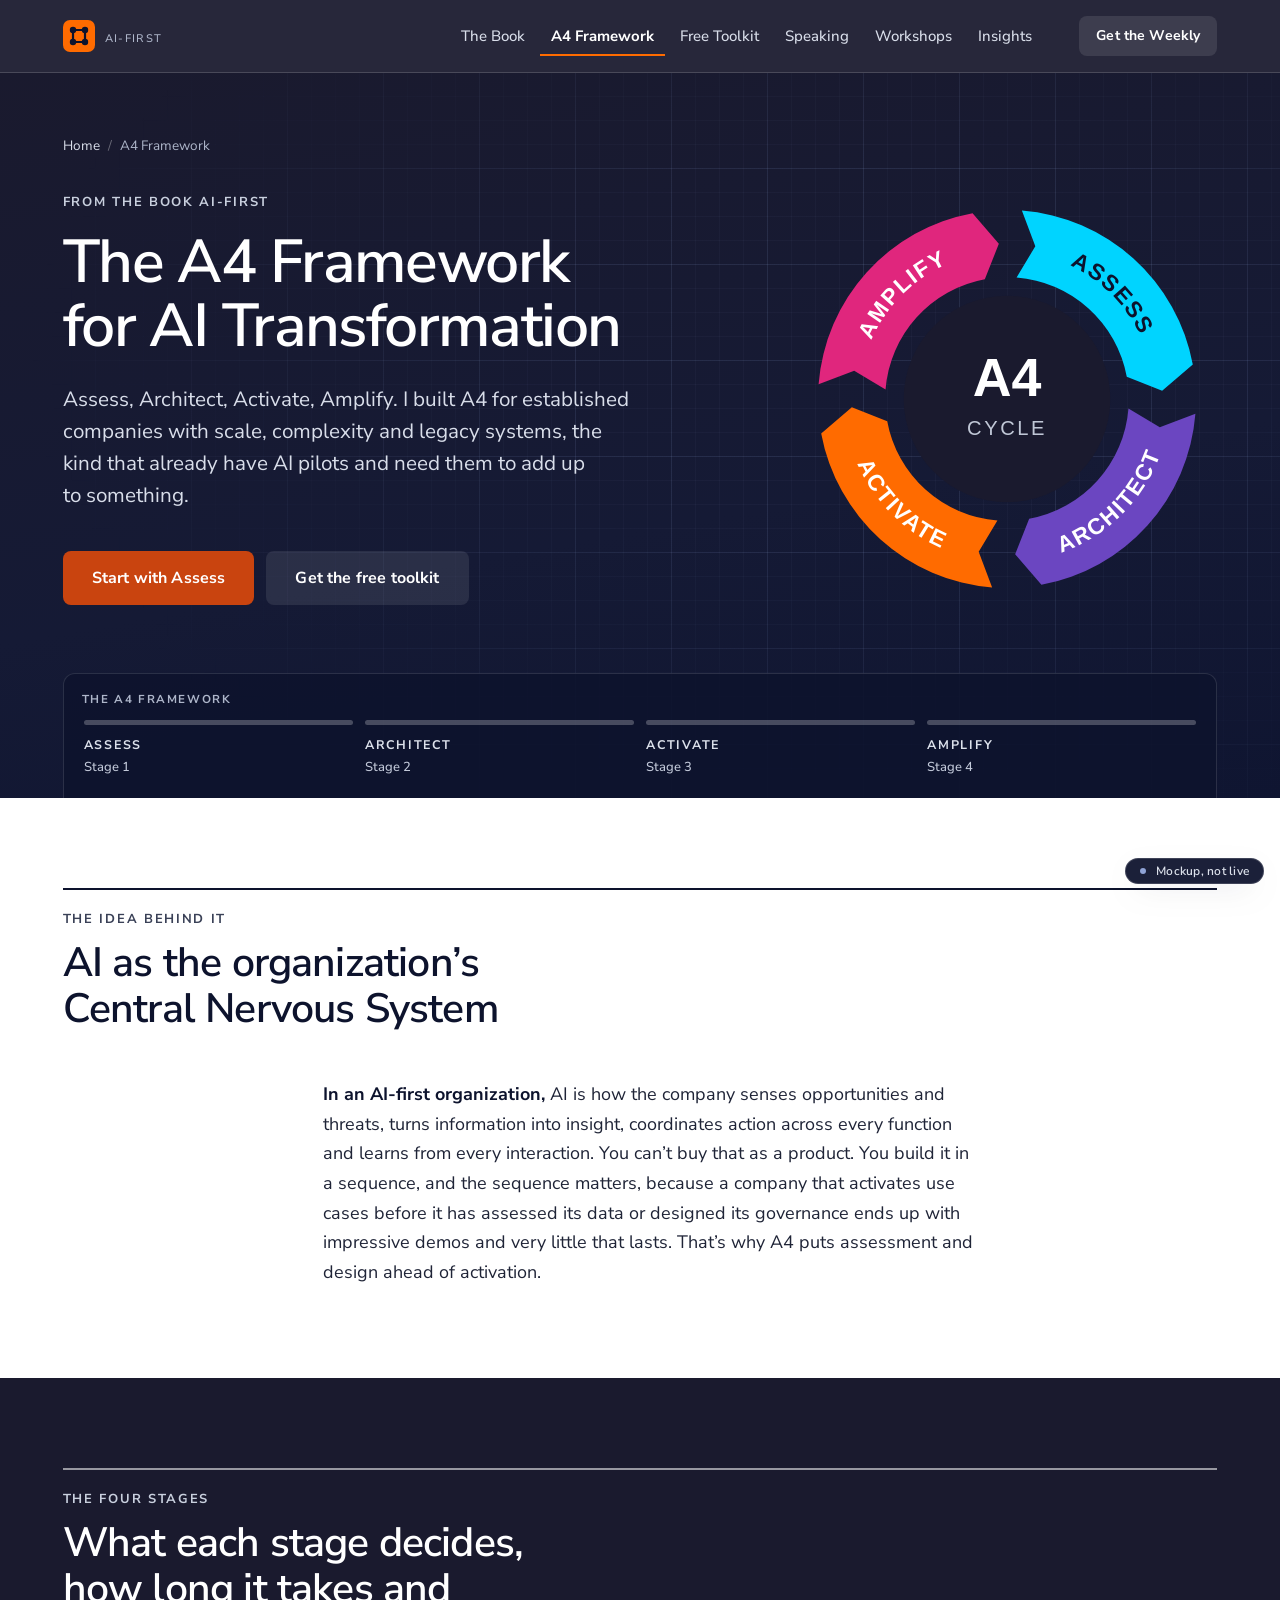
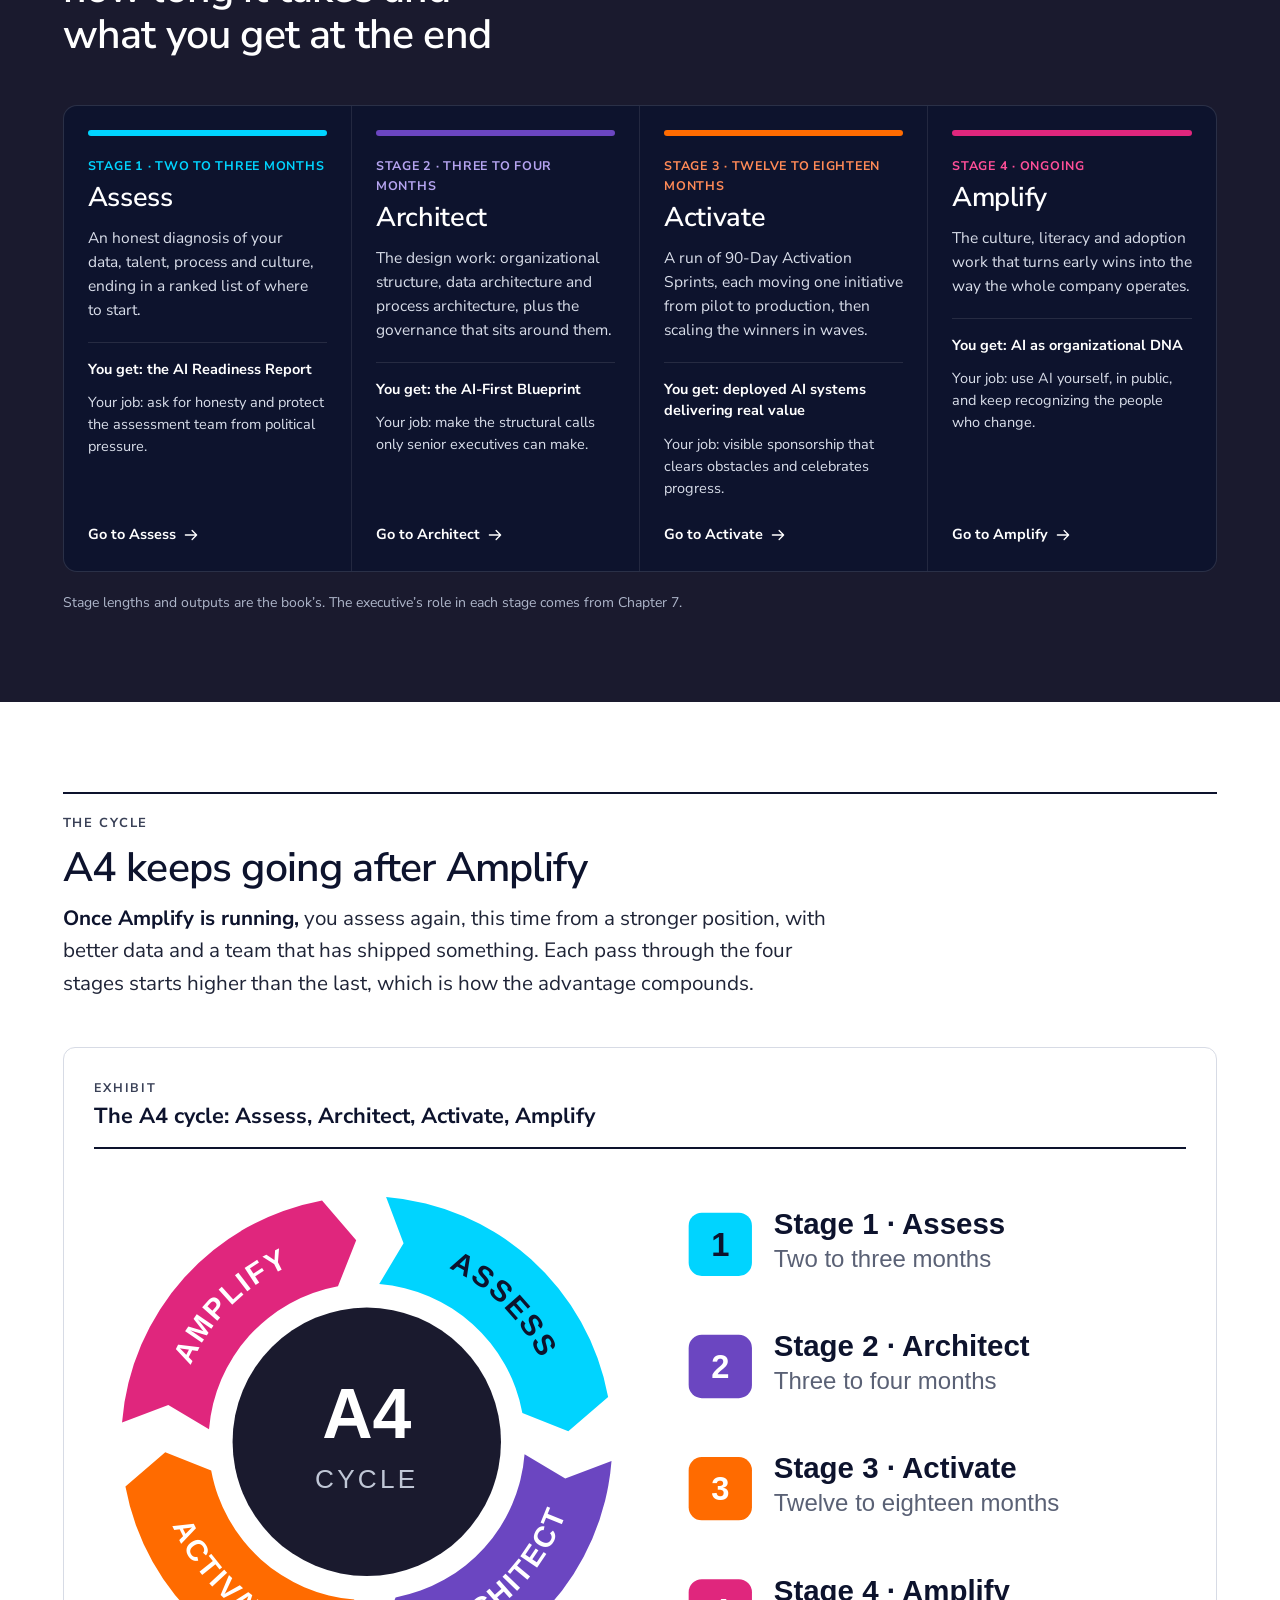
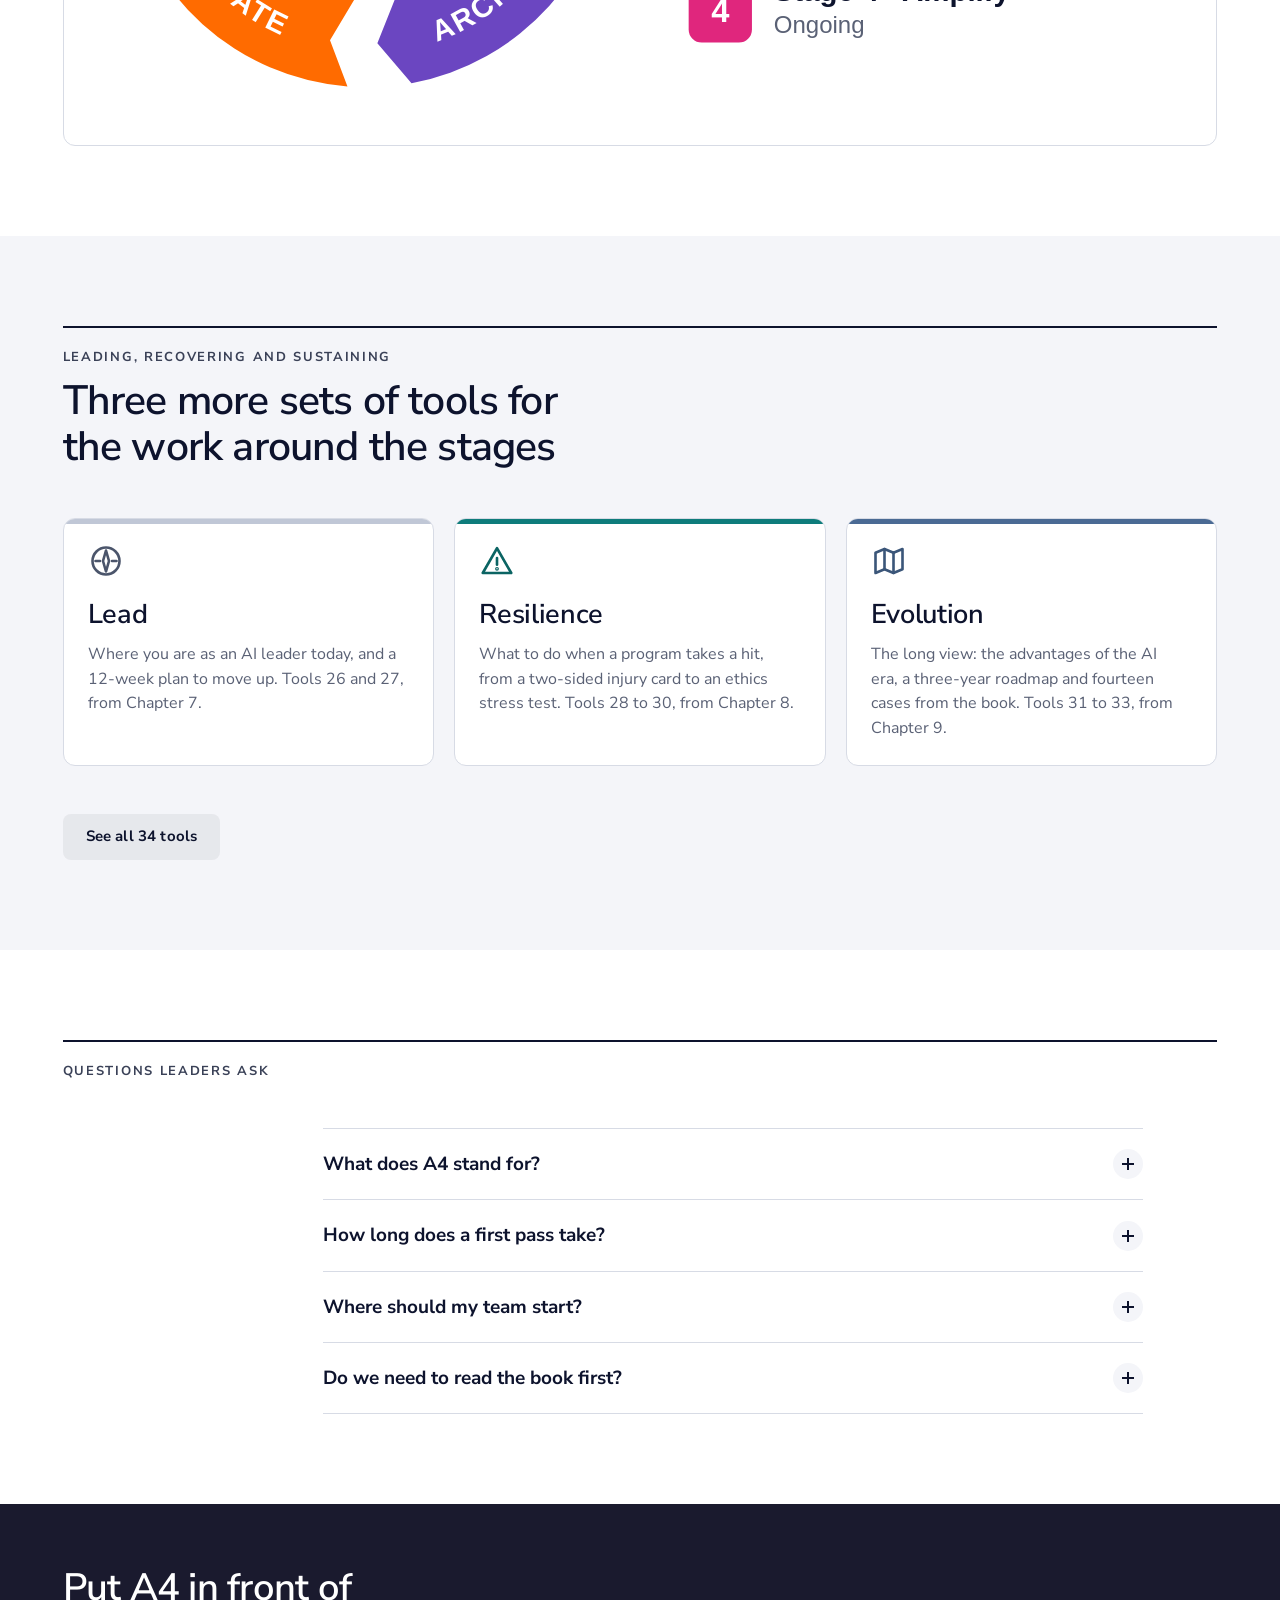
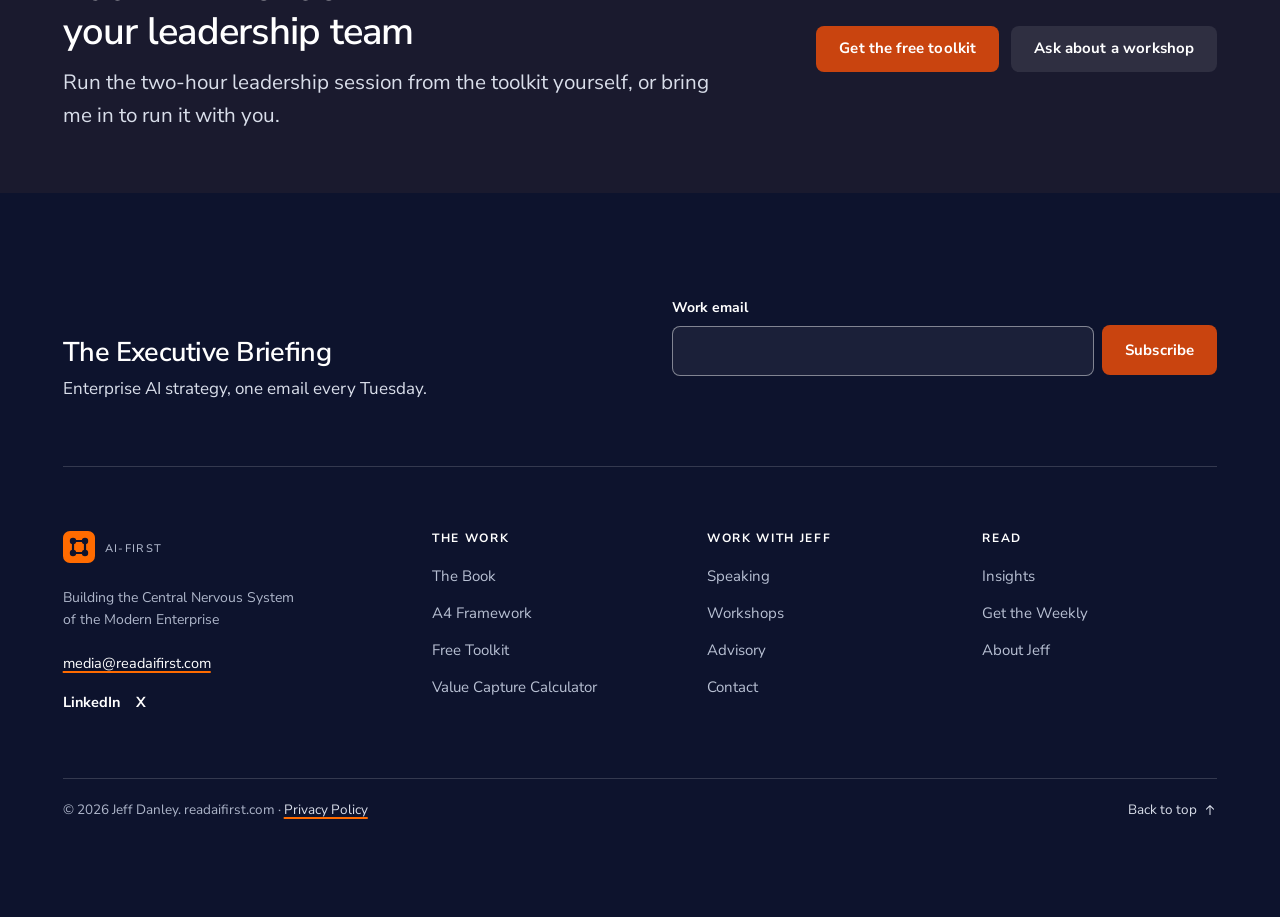
<file: a4-framework/index.html>
<!doctype html>
<html lang="en">
<head>
<meta charset="utf-8">
<meta name="viewport" content="width=device-width, initial-scale=1">
<meta name="robots" content="noindex,nofollow">
<title>The A4 Framework for AI Transformation | AI-First</title>
<meta name="description" content="Assess, Architect, Activate, Amplify: the four-stage AI transformation framework from the book AI-First, with 34 free tools mapped to each stage.">
<link rel="icon" href="../assets/brand/favicon.ico" sizes="32x32">
<link rel="icon" type="image/svg+xml" href="../assets/brand/favicon.svg">
<link rel="icon" type="image/png" sizes="32x32" href="../assets/brand/favicon-32.png">
<link rel="icon" type="image/png" sizes="16x16" href="../assets/brand/favicon-16.png">
<link rel="apple-touch-icon" sizes="180x180" href="../assets/brand/apple-touch-icon.png">
<link rel="stylesheet" href="../assets/css/tokens.css">
<link rel="stylesheet" href="../assets/css/components.css">
<link rel="stylesheet" href="../assets/css/site.css">
<script>try{if(sessionStorage.getItem("ph")==="1")document.documentElement.classList.add("show-ph")}catch(e){}</script>
<script src="../assets/js/site.js" defer></script>
</head>
<body id="top">
<a class="skip" href="#main">Skip to content</a>
<svg xmlns="http://www.w3.org/2000/svg" style="display:none" fill="none" stroke="currentColor" stroke-width="1.75" stroke-linecap="round" stroke-linejoin="round"><symbol id="i-assess" viewBox="0 0 24 24"><circle cx="10.5" cy="10.5" r="6.5"/><path d="M15.3 15.3 21 21"/><path d="M6.5 11h2l1.2-2.5 1.8 4.5 1.3-2H14.5"/></symbol><symbol id="i-architect" viewBox="0 0 24 24"><rect x="3" y="3" width="18" height="18" rx="2"/><path d="M3 9h18M9 3v18"/><path d="M9 21a12 12 0 0 1 12-12"/></symbol><symbol id="i-activate" viewBox="0 0 24 24"><circle cx="12" cy="12" r="9"/><path d="M13 6.5 8.5 13h3.5l-1 4.5 4.5-6.5H12z"/></symbol><symbol id="i-amplify" viewBox="0 0 24 24"><circle cx="12" cy="12" r="2"/><path d="M8.2 15.8a5.4 5.4 0 0 1 0-7.6M15.8 8.2a5.4 5.4 0 0 1 0 7.6"/><path d="M5.4 18.6a9.3 9.3 0 0 1 0-13.2M18.6 5.4a9.3 9.3 0 0 1 0 13.2"/></symbol><symbol id="i-leadership" viewBox="0 0 24 24"><circle cx="12" cy="12" r="9"/><path d="m12 5 2 7-2 7-2-7z"/><path d="M5 12h3M16 12h3"/></symbol><symbol id="i-assessment" viewBox="0 0 24 24"><rect x="5" y="3.5" width="14" height="18" rx="2"/><path d="M9 3.5h6v3H9z"/><path d="m8.5 12 1.5 1.5 3-3M8.5 17h7"/></symbol><symbol id="i-roadmap" viewBox="0 0 24 24"><path d="M3 6.5 9 4l6 2.5L21 4v13.5L15 20l-6-2.5L3 20z"/><path d="M9 4v13.5M15 6.5V20"/></symbol><symbol id="i-team" viewBox="0 0 24 24"><circle cx="9" cy="8" r="3"/><path d="M3.5 19a5.5 5.5 0 0 1 11 0"/><circle cx="17" cy="9" r="2.4"/><path d="M15.5 14.2A4.5 4.5 0 0 1 21 18.5"/></symbol><symbol id="i-governance" viewBox="0 0 24 24"><path d="M12 3 4.5 6v5.5c0 4.6 3.2 8.2 7.5 9.5 4.3-1.3 7.5-4.9 7.5-9.5V6z"/><path d="m9 12 2 2 4-4"/></symbol><symbol id="i-measurement" viewBox="0 0 24 24"><path d="M3.5 20.5h17"/><path d="M6.5 17v-5M11 17V8M15.5 17v-7M20 17V5"/></symbol><symbol id="i-risk" viewBox="0 0 24 24"><path d="M12 3.5 21.5 20h-19z"/><path d="M12 10v4.5"/><circle cx="12" cy="17.2" r=".4"/></symbol><symbol id="i-calendar" viewBox="0 0 24 24"><rect x="3.5" y="5" width="17" height="15.5" rx="2"/><path d="M3.5 10h17M8 3v4M16 3v4"/><path d="M8 14h2M14 14h2M8 17h2"/></symbol><symbol id="i-gate" viewBox="0 0 24 24"><path d="M4 21V7l8-4 8 4v14"/><path d="M4 21h16M9 21v-7h6v7"/><path d="M12 7.5v2"/></symbol><symbol id="i-signoff" viewBox="0 0 24 24"><path d="M3.5 18.5c2-1 3-4.5 4.8-4.5 1.6 0 .8 3.5 2.4 3.5 1.4 0 2-2.5 3.3-2.5 1 0 1 1.5 2 1.5"/><path d="M3.5 21h17"/><path d="m14.5 4.5 4 4L11 16H7v-4z"/></symbol><symbol id="i-culture" viewBox="0 0 24 24"><path d="M12 20.5s-7.5-4.4-7.5-10A4.3 4.3 0 0 1 12 7.6a4.3 4.3 0 0 1 7.5 2.9c0 5.6-7.5 10-7.5 10z"/><path d="M8 12h2l1-2 2 4 1-2h2"/></symbol><symbol id="i-learning" viewBox="0 0 24 24"><path d="M2.5 9 12 4.5 21.5 9 12 13.5z"/><path d="M6.5 11v5c1.5 1.5 3.5 2.3 5.5 2.3s4-.8 5.5-2.3v-5"/><path d="M21.5 9v5.5"/></symbol><symbol id="i-checklist" viewBox="0 0 24 24"><path d="m4 6.5 1.5 1.5 3-3M4 13l1.5 1.5 3-3"/><rect x="4" y="17.5" width="4" height="3.5" rx=".6"/><path d="M11.5 7h8.5M11.5 13.5h8.5M11.5 19.5h8.5"/></symbol><symbol id="i-info" viewBox="0 0 24 24"><circle cx="12" cy="12" r="9"/><path d="M12 11v5.5"/><circle cx="12" cy="7.8" r=".4"/></symbol><symbol id="i-book" viewBox="0 0 24 24"><path d="M12 6.5C10 5 7 4.5 3.5 5v13.5c3.5-.5 6.5 0 8.5 1.5 2-1.5 5-2 8.5-1.5V5C17 4.5 14 5 12 6.5z"/><path d="M12 6.5V20"/></symbol><symbol id="i-key" viewBox="0 0 24 24"><circle cx="12" cy="10" r="5.5"/><path d="M12 7.5v3M12 15.5V21M9.5 18.5h5"/></symbol><symbol id="i-target" viewBox="0 0 24 24"><circle cx="12" cy="12" r="9"/><circle cx="12" cy="12" r="5"/><circle cx="12" cy="12" r="1.2"/></symbol></svg>
<svg xmlns="http://www.w3.org/2000/svg" style="display:none" fill="none" stroke="currentColor" stroke-width="1.75" stroke-linecap="round" stroke-linejoin="round"><symbol id="i-arrow" viewBox="0 0 24 24"><path d="M4.5 12h15M13.5 6l6 6-6 6"/></symbol><symbol id="i-download" viewBox="0 0 24 24"><path d="M12 4v11M7 10.5l5 5 5-5"/><path d="M4.5 19.5h15"/></symbol><symbol id="i-eye" viewBox="0 0 24 24"><path d="M2.5 12S6 5.5 12 5.5 21.5 12 21.5 12 18 18.5 12 18.5 2.5 12 2.5 12z"/><circle cx="12" cy="12" r="3"/></symbol><symbol id="i-menu" viewBox="0 0 24 24"><path d="M4 7h16M4 12h16M4 17h16"/></symbol><symbol id="i-close" viewBox="0 0 24 24"><path d="M6 6l12 12M18 6 6 18"/></symbol><symbol id="i-pages" viewBox="0 0 24 24"><path d="M7 3.5h7.5L19 8v12.5H7z"/><path d="M14.5 3.5V8H19"/><path d="M4.5 7v15h11"/></symbol><symbol id="i-quote" viewBox="0 0 24 24"><path d="M4 17.5c0-5 1.5-8 5.5-10.5M4 17.5h5V12H4M14 17.5c0-5 1.5-8 5.5-10.5M14 17.5h5V12h-5"/></symbol><symbol id="i-award" viewBox="0 0 24 24"><circle cx="12" cy="9" r="5.5"/><path d="M8.5 13.3 7 21l5-2.5 5 2.5-1.5-7.7"/></symbol><symbol id="i-mic" viewBox="0 0 24 24"><rect x="9" y="3" width="6" height="11" rx="3"/><path d="M5.5 11a6.5 6.5 0 0 0 13 0M12 17.5V21M8.5 21h7"/></symbol></svg>
<header class="site-header on-dark">
  <div class="container bar">
    <a class="brand" href="../" aria-label="AI-First, home"><svg class="brand-mark" aria-hidden="true" focusable="false" xmlns="http://www.w3.org/2000/svg" viewBox="0 0 32 32" width="32" height="32"><rect width="32" height="32" rx="7" fill="#FF6B00"/><path d="M10 10h12v12H10z" fill="none" stroke="#0D132D" stroke-width="2.2"/><circle cx="10" cy="10" r="3.2" fill="#0D132D"/><circle cx="22" cy="10" r="3.2" fill="#0D132D"/><circle cx="10" cy="22" r="3.2" fill="#0D132D"/><circle cx="22" cy="22" r="3.2" fill="#0D132D"/></svg><span class="brand-word"><b><span class="nb">AI-First</span></b><span class="tagline">Building the Central Nervous System of the Modern Enterprise</span></span></a>
    <nav class="site-nav" id="site-nav" aria-label="Primary"><a href="../book/">The Book</a><a href="../a4-framework/" aria-current="page">A4 Framework</a><a href="../resources/">Free Toolkit</a><a href="../speaking/">Speaking</a><a href="../workshops/">Workshops</a><a href="../blog/">Insights</a><a class="btn btn--primary nav-cta" href="../weekly/">Get the Weekly</a></nav>
    <a class="btn btn--sm cta" href="../weekly/">Get the Weekly</a>
    <button class="nav-toggle" type="button" data-nav-toggle aria-expanded="false" aria-controls="site-nav" aria-label="Menu"><svg class="i-open" aria-hidden="true" focusable="false"><use href="#i-menu"/></svg><svg class="i-close" aria-hidden="true" focusable="false"><use href="#i-close"/></svg><span class="t-open">Menu</span><span class="t-close">Close</span></button>
  </div>
</header>
<main id="main">

<section class="page-hero field bp theme-dark" aria-labelledby="h1">
  <div class="container">
    <nav class="crumbs" aria-label="Breadcrumb"><ol><li><a href="../">Home</a></li><li aria-current="page">A4 Framework</li></ol></nav>
    <div class="hero-split">
      <div>
        <span class="label">From the book <span class="nb">AI-First</span></span>
        <h1 id="h1">The A4 Framework for AI Transformation</h1>
        <p class="lead">Assess, Architect, Activate, Amplify. I built A4 for established companies with scale, complexity and legacy systems, the kind that already have AI pilots and need them to add up to something.</p>
        <div class="actions"><a class="btn btn--primary btn--lg" href="../a4-framework/assess/">Start with Assess</a><a class="btn btn--secondary btn--lg" href="../resources/">Get the free toolkit</a></div>
      </div>
      <div class="ring rise"><svg class="exhibit-svg" xmlns="http://www.w3.org/2000/svg" viewBox="0 0 500 500" width="100%" role="img" aria-label="The A4 cycle" font-family="'Avenir Next', 'Helvetica Neue', Helvetica, Arial, sans-serif"><path d="M267.7,25.7 A225,225 0 0 1 471.2,209.0 L434.7,240.3 L392.6,223.6 A145,145 0 0 0 261.4,105.4 L283.7,68.1 Z" fill="#00d4ff" opacity="1"/><path id="a4arc5" d="M288.1,78.2 A176.0,176.0 0 0 1 421.8,211.9" fill="none"/><text font-size="27" font-weight="700" fill="#0D132D" letter-spacing="2" opacity="1"><textPath href="#a4arc5" startOffset="50%" text-anchor="middle">ASSESS</textPath></text><path d="M474.3,267.7 A225,225 0 0 1 291.0,471.2 L259.7,434.7 L276.4,392.6 A145,145 0 0 0 394.6,261.4 L431.9,283.7 Z" fill="#6B46C1" opacity="1"/><path id="a4arc6" d="M292.0,439.4 A194.0,194.0 0 0 0 439.4,292.0" fill="none"/><text font-size="27" font-weight="700" fill="#FFFFFF" letter-spacing="2" opacity="1"><textPath href="#a4arc6" startOffset="50%" text-anchor="middle">ARCHITECT</textPath></text><path d="M232.3,474.3 A225,225 0 0 1 28.8,291.0 L65.3,259.7 L107.4,276.4 A145,145 0 0 0 238.6,394.6 L216.3,431.9 Z" fill="#FF6B00" opacity="1"/><path id="a4arc7" d="M60.6,292.0 A194.0,194.0 0 0 0 208.0,439.4" fill="none"/><text font-size="27" font-weight="700" fill="#FFFFFF" letter-spacing="2" opacity="1"><textPath href="#a4arc7" startOffset="50%" text-anchor="middle">ACTIVATE</textPath></text><path d="M25.7,232.3 A225,225 0 0 1 209.0,28.8 L240.3,65.3 L223.6,107.4 A145,145 0 0 0 105.4,238.6 L68.1,216.3 Z" fill="#E0267D" opacity="1"/><path id="a4arc8" d="M78.2,211.9 A176.0,176.0 0 0 1 211.9,78.2" fill="none"/><text font-size="27" font-weight="700" fill="#FFFFFF" letter-spacing="2" opacity="1"><textPath href="#a4arc8" startOffset="50%" text-anchor="middle">AMPLIFY</textPath></text><circle cx="250" cy="250" r="123" fill="#1a1a2e"/><text font-size="64" font-weight="700" fill="#FFFFFF" text-anchor="middle"><tspan x="250.0" y="246.4">A4</tspan></text><text font-size="24" font-weight="500" fill="#C0C7D6" text-anchor="middle" letter-spacing="3"><tspan x="250.0" y="292.4">CYCLE</tspan></text><g opacity="1"><rect x="545" y="40" width="58" height="58" rx="12" fill="#00d4ff"/><text font-size="30" font-weight="700" fill="#0D132D" text-anchor="middle"><tspan x="574.0" y="79.5">1</tspan></text><text font-size="27" font-weight="700" fill="#0D132D" text-anchor="start"><tspan x="623.0" y="59.6">Stage 1 · Assess</tspan></text><text font-size="22" font-weight="400" fill="#5A6175" text-anchor="start"><tspan x="623.0" y="89.6">Two to three months</tspan></text></g><g opacity="1"><rect x="545" y="152" width="58" height="58" rx="12" fill="#6B46C1"/><text font-size="30" font-weight="700" fill="#FFFFFF" text-anchor="middle"><tspan x="574.0" y="191.5">2</tspan></text><text font-size="27" font-weight="700" fill="#0D132D" text-anchor="start"><tspan x="623.0" y="171.6">Stage 2 · Architect</tspan></text><text font-size="22" font-weight="400" fill="#5A6175" text-anchor="start"><tspan x="623.0" y="201.6">Three to four months</tspan></text></g><g opacity="1"><rect x="545" y="264" width="58" height="58" rx="12" fill="#FF6B00"/><text font-size="30" font-weight="700" fill="#FFFFFF" text-anchor="middle"><tspan x="574.0" y="303.5">3</tspan></text><text font-size="27" font-weight="700" fill="#0D132D" text-anchor="start"><tspan x="623.0" y="283.6">Stage 3 · Activate</tspan></text><text font-size="22" font-weight="400" fill="#5A6175" text-anchor="start"><tspan x="623.0" y="313.6">Twelve to eighteen months</tspan></text></g><g opacity="1"><rect x="545" y="376" width="58" height="58" rx="12" fill="#E0267D"/><text font-size="30" font-weight="700" fill="#FFFFFF" text-anchor="middle"><tspan x="574.0" y="415.5">4</tspan></text><text font-size="27" font-weight="700" fill="#0D132D" text-anchor="start"><tspan x="623.0" y="395.6">Stage 4 · Amplify</tspan></text><text font-size="22" font-weight="400" fill="#5A6175" text-anchor="start"><tspan x="623.0" y="425.6">Ongoing</tspan></text></g></svg></div>
    </div>
    <div class="hero-strip"><div class="strip-panel"><div class="strip-label"><span>The A4 Framework</span></div><a4-strip on-dark label="A4 Framework stages" href-assess="../a4-framework/assess/" href-architect="../a4-framework/architect/" href-activate="../a4-framework/activate/" href-amplify="../a4-framework/amplify/" class="on-dark"></a4-strip></div></div>
  </div>
</section>
<section class="s s-white" aria-labelledby="why-h">
  <div class="container">
    <div class="sec-head "><span class="label">The idea behind it</span><h2 id="why-h">AI as the organization’s Central Nervous System</h2></div>
    <div class="prose" data-indent><p><strong class="li">In an <span class="nb">AI-first</span> organization,</strong> AI is how the company senses opportunities and threats, turns information into insight, coordinates action across every function and learns from every interaction. You can’t buy that as a product. You build it in a sequence, and the sequence matters, because a company that activates use cases before it has assessed its data or designed its governance ends up with impressive demos and very little that lasts. That’s why A4 puts assessment and design ahead of activation.</p></div>
  </div>
</section>
<section class="s s-navy theme-dark bp band-inst" aria-labelledby="fs-h">
  <div class="container">
    <div class="sec-head "><span class="label">The four stages</span><h2 id="fs-h">What each stage decides, how long it takes and what you get at the end</h2></div>
    <div class="stage-cards"><article class="stage-card" data-stage="assess"><span class="stag">Stage 1 · Two to three months</span><h3>Assess</h3><p>An honest diagnosis of your data, talent, process and culture, ending in a ranked list of where to start.</p>
      <dl><dd class="out">You get: the AI Readiness Report</dd><dd>Your job: ask for honesty and protect the assessment team from political pressure.</dd></dl><a class="link-arrow" href="../a4-framework/assess/">Go to Assess<svg aria-hidden="true" focusable="false"><use href="#i-arrow"/></svg></a></article><article class="stage-card" data-stage="architect"><span class="stag">Stage 2 · Three to four months</span><h3>Architect</h3><p>The design work: organizational structure, data architecture and process architecture, plus the governance that sits around them.</p>
      <dl><dd class="out">You get: the <span class="nb">AI-First</span> Blueprint</dd><dd>Your job: make the structural calls only senior executives can make.</dd></dl><a class="link-arrow" href="../a4-framework/architect/">Go to Architect<svg aria-hidden="true" focusable="false"><use href="#i-arrow"/></svg></a></article><article class="stage-card" data-stage="activate"><span class="stag">Stage 3 · Twelve to eighteen months</span><h3>Activate</h3><p>A run of 90-Day Activation Sprints, each moving one initiative from pilot to production, then scaling the winners in waves.</p>
      <dl><dd class="out">You get: deployed AI systems delivering real value</dd><dd>Your job: visible sponsorship that clears obstacles and celebrates progress.</dd></dl><a class="link-arrow" href="../a4-framework/activate/">Go to Activate<svg aria-hidden="true" focusable="false"><use href="#i-arrow"/></svg></a></article><article class="stage-card" data-stage="amplify"><span class="stag">Stage 4 · Ongoing</span><h3>Amplify</h3><p>The culture, literacy and adoption work that turns early wins into the way the whole company operates.</p>
      <dl><dd class="out">You get: AI as organizational DNA</dd><dd>Your job: use AI yourself, in public, and keep recognizing the people who change.</dd></dl><a class="link-arrow" href="../a4-framework/amplify/">Go to Amplify<svg aria-hidden="true" focusable="false"><use href="#i-arrow"/></svg></a></article></div>
    <p class="micro" style="margin-top:var(--sp-5)">Stage lengths and outputs are the book’s. The executive’s role in each stage comes from Chapter 7.</p>
  </div>
</section>
<section class="s s-white" aria-labelledby="cy-h">
  <div class="container">
    <div class="sec-head "><span class="label">The cycle</span><h2 id="cy-h">A4 keeps going after Amplify</h2><p><strong class="li">Once Amplify is running,</strong> you assess again, this time from a stronger position, with better data and a team that has shipped something. Each pass through the four stages starts higher than the last, which is how the advantage compounds.</p></div>
    <figure class="exhibit"><figcaption class="fig-head"><span class="fig-num">Exhibit</span><span class="fig-title">The A4 cycle: Assess, Architect, Activate, Amplify</span></figcaption><div class="fig-body fig-desk"><svg class="exhibit-svg" xmlns="http://www.w3.org/2000/svg" viewBox="0 0 1000 500" width="100%" role="img" aria-label="A4 cycle: Assess, Architect, Activate, Amplify" font-family="'Avenir Next', 'Helvetica Neue', Helvetica, Arial, sans-serif"><path d="M267.7,25.7 A225,225 0 0 1 471.2,209.0 L434.7,240.3 L392.6,223.6 A145,145 0 0 0 261.4,105.4 L283.7,68.1 Z" fill="#00d4ff" opacity="1"/><path id="a4arc9" d="M288.1,78.2 A176.0,176.0 0 0 1 421.8,211.9" fill="none"/><text font-size="27" font-weight="700" fill="#0D132D" letter-spacing="2" opacity="1"><textPath href="#a4arc9" startOffset="50%" text-anchor="middle">ASSESS</textPath></text><path d="M474.3,267.7 A225,225 0 0 1 291.0,471.2 L259.7,434.7 L276.4,392.6 A145,145 0 0 0 394.6,261.4 L431.9,283.7 Z" fill="#6B46C1" opacity="1"/><path id="a4arc10" d="M292.0,439.4 A194.0,194.0 0 0 0 439.4,292.0" fill="none"/><text font-size="27" font-weight="700" fill="#FFFFFF" letter-spacing="2" opacity="1"><textPath href="#a4arc10" startOffset="50%" text-anchor="middle">ARCHITECT</textPath></text><path d="M232.3,474.3 A225,225 0 0 1 28.8,291.0 L65.3,259.7 L107.4,276.4 A145,145 0 0 0 238.6,394.6 L216.3,431.9 Z" fill="#FF6B00" opacity="1"/><path id="a4arc11" d="M60.6,292.0 A194.0,194.0 0 0 0 208.0,439.4" fill="none"/><text font-size="27" font-weight="700" fill="#FFFFFF" letter-spacing="2" opacity="1"><textPath href="#a4arc11" startOffset="50%" text-anchor="middle">ACTIVATE</textPath></text><path d="M25.7,232.3 A225,225 0 0 1 209.0,28.8 L240.3,65.3 L223.6,107.4 A145,145 0 0 0 105.4,238.6 L68.1,216.3 Z" fill="#E0267D" opacity="1"/><path id="a4arc12" d="M78.2,211.9 A176.0,176.0 0 0 1 211.9,78.2" fill="none"/><text font-size="27" font-weight="700" fill="#FFFFFF" letter-spacing="2" opacity="1"><textPath href="#a4arc12" startOffset="50%" text-anchor="middle">AMPLIFY</textPath></text><circle cx="250" cy="250" r="123" fill="#1a1a2e"/><text font-size="64" font-weight="700" fill="#FFFFFF" text-anchor="middle"><tspan x="250.0" y="246.4">A4</tspan></text><text font-size="24" font-weight="500" fill="#C0C7D6" text-anchor="middle" letter-spacing="3"><tspan x="250.0" y="292.4">CYCLE</tspan></text><g opacity="1"><rect x="545" y="40" width="58" height="58" rx="12" fill="#00d4ff"/><text font-size="30" font-weight="700" fill="#0D132D" text-anchor="middle"><tspan x="574.0" y="79.5">1</tspan></text><text font-size="27" font-weight="700" fill="#0D132D" text-anchor="start"><tspan x="623.0" y="59.6">Stage 1 · Assess</tspan></text><text font-size="22" font-weight="400" fill="#5A6175" text-anchor="start"><tspan x="623.0" y="89.6">Two to three months</tspan></text></g><g opacity="1"><rect x="545" y="152" width="58" height="58" rx="12" fill="#6B46C1"/><text font-size="30" font-weight="700" fill="#FFFFFF" text-anchor="middle"><tspan x="574.0" y="191.5">2</tspan></text><text font-size="27" font-weight="700" fill="#0D132D" text-anchor="start"><tspan x="623.0" y="171.6">Stage 2 · Architect</tspan></text><text font-size="22" font-weight="400" fill="#5A6175" text-anchor="start"><tspan x="623.0" y="201.6">Three to four months</tspan></text></g><g opacity="1"><rect x="545" y="264" width="58" height="58" rx="12" fill="#FF6B00"/><text font-size="30" font-weight="700" fill="#FFFFFF" text-anchor="middle"><tspan x="574.0" y="303.5">3</tspan></text><text font-size="27" font-weight="700" fill="#0D132D" text-anchor="start"><tspan x="623.0" y="283.6">Stage 3 · Activate</tspan></text><text font-size="22" font-weight="400" fill="#5A6175" text-anchor="start"><tspan x="623.0" y="313.6">Twelve to eighteen months</tspan></text></g><g opacity="1"><rect x="545" y="376" width="58" height="58" rx="12" fill="#E0267D"/><text font-size="30" font-weight="700" fill="#FFFFFF" text-anchor="middle"><tspan x="574.0" y="415.5">4</tspan></text><text font-size="27" font-weight="700" fill="#0D132D" text-anchor="start"><tspan x="623.0" y="395.6">Stage 4 · Amplify</tspan></text><text font-size="22" font-weight="400" fill="#5A6175" text-anchor="start"><tspan x="623.0" y="425.6">Ongoing</tspan></text></g></svg></div><div class="fig-mob"><div class="cy-m"><svg class="exhibit-svg" xmlns="http://www.w3.org/2000/svg" viewBox="0 0 500 500" width="100%" role="img" aria-label="The A4 cycle" font-family="'Avenir Next', 'Helvetica Neue', Helvetica, Arial, sans-serif"><path d="M267.7,25.7 A225,225 0 0 1 471.2,209.0 L434.7,240.3 L392.6,223.6 A145,145 0 0 0 261.4,105.4 L283.7,68.1 Z" fill="#00d4ff" opacity="1"/><path id="a4arc13" d="M288.1,78.2 A176.0,176.0 0 0 1 421.8,211.9" fill="none"/><text font-size="27" font-weight="700" fill="#0D132D" letter-spacing="2" opacity="1"><textPath href="#a4arc13" startOffset="50%" text-anchor="middle">ASSESS</textPath></text><path d="M474.3,267.7 A225,225 0 0 1 291.0,471.2 L259.7,434.7 L276.4,392.6 A145,145 0 0 0 394.6,261.4 L431.9,283.7 Z" fill="#6B46C1" opacity="1"/><path id="a4arc14" d="M292.0,439.4 A194.0,194.0 0 0 0 439.4,292.0" fill="none"/><text font-size="27" font-weight="700" fill="#FFFFFF" letter-spacing="2" opacity="1"><textPath href="#a4arc14" startOffset="50%" text-anchor="middle">ARCHITECT</textPath></text><path d="M232.3,474.3 A225,225 0 0 1 28.8,291.0 L65.3,259.7 L107.4,276.4 A145,145 0 0 0 238.6,394.6 L216.3,431.9 Z" fill="#FF6B00" opacity="1"/><path id="a4arc15" d="M60.6,292.0 A194.0,194.0 0 0 0 208.0,439.4" fill="none"/><text font-size="27" font-weight="700" fill="#FFFFFF" letter-spacing="2" opacity="1"><textPath href="#a4arc15" startOffset="50%" text-anchor="middle">ACTIVATE</textPath></text><path d="M25.7,232.3 A225,225 0 0 1 209.0,28.8 L240.3,65.3 L223.6,107.4 A145,145 0 0 0 105.4,238.6 L68.1,216.3 Z" fill="#E0267D" opacity="1"/><path id="a4arc16" d="M78.2,211.9 A176.0,176.0 0 0 1 211.9,78.2" fill="none"/><text font-size="27" font-weight="700" fill="#FFFFFF" letter-spacing="2" opacity="1"><textPath href="#a4arc16" startOffset="50%" text-anchor="middle">AMPLIFY</textPath></text><circle cx="250" cy="250" r="123" fill="#1a1a2e"/><text font-size="64" font-weight="700" fill="#FFFFFF" text-anchor="middle"><tspan x="250.0" y="246.4">A4</tspan></text><text font-size="24" font-weight="500" fill="#C0C7D6" text-anchor="middle" letter-spacing="3"><tspan x="250.0" y="292.4">CYCLE</tspan></text><g opacity="1"><rect x="545" y="40" width="58" height="58" rx="12" fill="#00d4ff"/><text font-size="30" font-weight="700" fill="#0D132D" text-anchor="middle"><tspan x="574.0" y="79.5">1</tspan></text><text font-size="27" font-weight="700" fill="#0D132D" text-anchor="start"><tspan x="623.0" y="59.6">Stage 1 · Assess</tspan></text><text font-size="22" font-weight="400" fill="#5A6175" text-anchor="start"><tspan x="623.0" y="89.6">Two to three months</tspan></text></g><g opacity="1"><rect x="545" y="152" width="58" height="58" rx="12" fill="#6B46C1"/><text font-size="30" font-weight="700" fill="#FFFFFF" text-anchor="middle"><tspan x="574.0" y="191.5">2</tspan></text><text font-size="27" font-weight="700" fill="#0D132D" text-anchor="start"><tspan x="623.0" y="171.6">Stage 2 · Architect</tspan></text><text font-size="22" font-weight="400" fill="#5A6175" text-anchor="start"><tspan x="623.0" y="201.6">Three to four months</tspan></text></g><g opacity="1"><rect x="545" y="264" width="58" height="58" rx="12" fill="#FF6B00"/><text font-size="30" font-weight="700" fill="#FFFFFF" text-anchor="middle"><tspan x="574.0" y="303.5">3</tspan></text><text font-size="27" font-weight="700" fill="#0D132D" text-anchor="start"><tspan x="623.0" y="283.6">Stage 3 · Activate</tspan></text><text font-size="22" font-weight="400" fill="#5A6175" text-anchor="start"><tspan x="623.0" y="313.6">Twelve to eighteen months</tspan></text></g><g opacity="1"><rect x="545" y="376" width="58" height="58" rx="12" fill="#E0267D"/><text font-size="30" font-weight="700" fill="#FFFFFF" text-anchor="middle"><tspan x="574.0" y="415.5">4</tspan></text><text font-size="27" font-weight="700" fill="#0D132D" text-anchor="start"><tspan x="623.0" y="395.6">Stage 4 · Amplify</tspan></text><text font-size="22" font-weight="400" fill="#5A6175" text-anchor="start"><tspan x="623.0" y="425.6">Ongoing</tspan></text></g></svg><ol><li data-stage="assess"><b>Assess</b><span>Two to three months</span></li><li data-stage="architect"><b>Architect</b><span>Three to four months</span></li><li data-stage="activate"><b>Activate</b><span>Twelve to eighteen months</span></li><li data-stage="amplify"><b>Amplify</b><span>Ongoing</span></li></ol></div></div></figure>
  </div>
</section>
<section class="s s-tint" aria-labelledby="by-h">
  <div class="container">
    <div class="sec-head "><span class="label">Leading, recovering and sustaining</span><h2 id="by-h">Three more sets of tools for the work around the stages</h2></div>
    <div class="grid-3"><article class="lead-tile" data-stage="lead"><svg class="icon" aria-hidden="true" focusable="false"><use href="#i-leadership"/></svg><h3>Lead</h3><p>Where you are as an AI leader today, and a 12-week plan to move up. Tools 26 and 27, from Chapter 7.</p></article><article class="lead-tile" data-stage="resilience"><svg class="icon" aria-hidden="true" focusable="false"><use href="#i-risk"/></svg><h3>Resilience</h3><p>What to do when a program takes a hit, from a two-sided injury card to an ethics stress test. Tools 28 to 30, from Chapter 8.</p></article><article class="lead-tile" data-stage="evolution"><svg class="icon" aria-hidden="true" focusable="false"><use href="#i-roadmap"/></svg><h3>Evolution</h3><p>The long view: the advantages of the AI era, a three-year roadmap and fourteen cases from the book. Tools 31 to 33, from Chapter 9.</p></article></div>
    <div class="actions sec-foot"><a class="btn btn--secondary" href="../resources/">See all 34 tools</a></div>
  </div>
</section>
<section class="s s-white" aria-labelledby="fq-h">
  <div class="container">
    <div class="sec-head "><span class="label">Questions leaders ask</span></div><h2 id="fq-h" class="sr-only">Questions leaders ask</h2>
    <div data-indent style="max-width:820px"><div class="faq"><details><summary>What does A4 stand for?<span class="pm" aria-hidden="true"></span></summary><div class="a"><p>Assess, Architect, Activate and Amplify, the four stages in my book <span class="nb">AI-First:</span> Building the Central Nervous System of the Modern Enterprise.</p></div></details><details><summary>How long does a first pass take?<span class="pm" aria-hidden="true"></span></summary><div class="a"><p>The book puts Assess at two to three months and Architect at three to four. Activate runs twelve to eighteen months as a series of 90-day sprints, and Amplify keeps going after that.</p></div></details><details><summary>Where should my team start?<span class="pm" aria-hidden="true"></span></summary><div class="a"><p>Almost always with Assess. If you want a quick read first, Tool 07 places your organization as Traditional, AI-Enabled or <span class="nb">AI-First</span> in about ten minutes per leader.</p></div></details><details><summary>Do we need to read the book first?<span class="pm" aria-hidden="true"></span></summary><div class="a"><p>It helps. Every tool also stands on its own, and each one opens with who fills it in, how long it takes and what comes out.</p></div></details></div></div>
  </div>
</section>
<section class="s s-dark theme-dark bp s-tight" aria-labelledby="cta-h">
  <div class="container cta-band"><div><h2 id="cta-h">Put A4 in front of your leadership team</h2><p>Run the two-hour leadership session from the toolkit yourself, or bring me in to run it with you.</p></div>
  <div class="actions"><a class="btn btn--primary" href="../resources/">Get the free toolkit</a><a class="btn btn--secondary" href="../workshops/#inquiry">Ask about a workshop</a></div></div>
</section>
</main>
<footer class="site-footer theme-dark" id="footer">
  <div class="container">
    <div class="ft-band"><div><h2>The Executive Briefing</h2><p>Enterprise AI strategy, one email every Tuesday.</p></div>
      <form class="nl-form" data-newsletter data-success="You’re in. The first issue arrives Tuesday." novalidate><div class="form-row"><div class="field"><label for="ft-em">Work email</label><input class="input" id="ft-em" name="email" type="email" autocomplete="email" required></div><button class="btn btn--primary" type="submit">Subscribe</button></div><p class="field-msg" role="status" aria-live="polite"></p></form></div>
    <div class="top">
      <div>
        <a class="brand" href="../" aria-label="AI-First, home"><svg class="brand-mark" aria-hidden="true" focusable="false" xmlns="http://www.w3.org/2000/svg" viewBox="0 0 32 32" width="32" height="32"><rect width="32" height="32" rx="7" fill="#FF6B00"/><path d="M10 10h12v12H10z" fill="none" stroke="#0D132D" stroke-width="2.2"/><circle cx="10" cy="10" r="3.2" fill="#0D132D"/><circle cx="22" cy="10" r="3.2" fill="#0D132D"/><circle cx="10" cy="22" r="3.2" fill="#0D132D"/><circle cx="22" cy="22" r="3.2" fill="#0D132D"/></svg><span class="brand-word"><b><span class="nb">AI-First</span></b></span></a>
        <p class="tagline-ft">Building the Central Nervous System of the Modern Enterprise</p>
        <p class="contact"><a href="mailto:media@readaifirst.com">media@readaifirst.com</a></p>
        <div class="social"><a href="https://www.linkedin.com/in/jeffdanley" target="_blank" rel="noopener">LinkedIn</a><a href="https://x.com/jeffdanley" target="_blank" rel="noopener">X</a></div>
      </div>
      <div><h4>The work</h4><ul><li><a href="../book/">The Book</a></li><li><a href="../a4-framework/">A4 Framework</a></li><li><a href="../resources/">Free Toolkit</a></li><li><a href="https://readaifirst.com/value-capture-calculator/" target=_blank rel=noopener>Value Capture Calculator</a></li></ul></div>
      <div><h4>Work with Jeff</h4><ul><li><a href="../speaking/">Speaking</a></li><li><a href="../workshops/">Workshops</a></li><li><a href="../workshops/">Advisory</a></li><li><a href="mailto:media@readaifirst.com">Contact</a></li></ul></div>
      <div><h4>Read</h4><ul><li><a href="../blog/">Insights</a></li><li><a href="../weekly/">Get the Weekly</a></li><li><a href="../book/#about">About Jeff</a></li></ul></div>
    </div>
    <div class="bottom"><span>© 2026 Jeff Danley. readaifirst.com · <a href="https://readaifirst.com/privacy-policy/" target="_blank" rel="noopener">Privacy Policy</a></span><a class="top-link" href="#top">Back to top<svg aria-hidden="true" focusable="false"><use href="#i-arrow"/></svg></a></div>
  </div>
</footer>
<div class="mock-badge" role="region" aria-label="Mockup status"><span class="mb-dot" aria-hidden="true"></span><span class="mb-t">Mockup, not live</span></div>
</body>
</html>
</file>
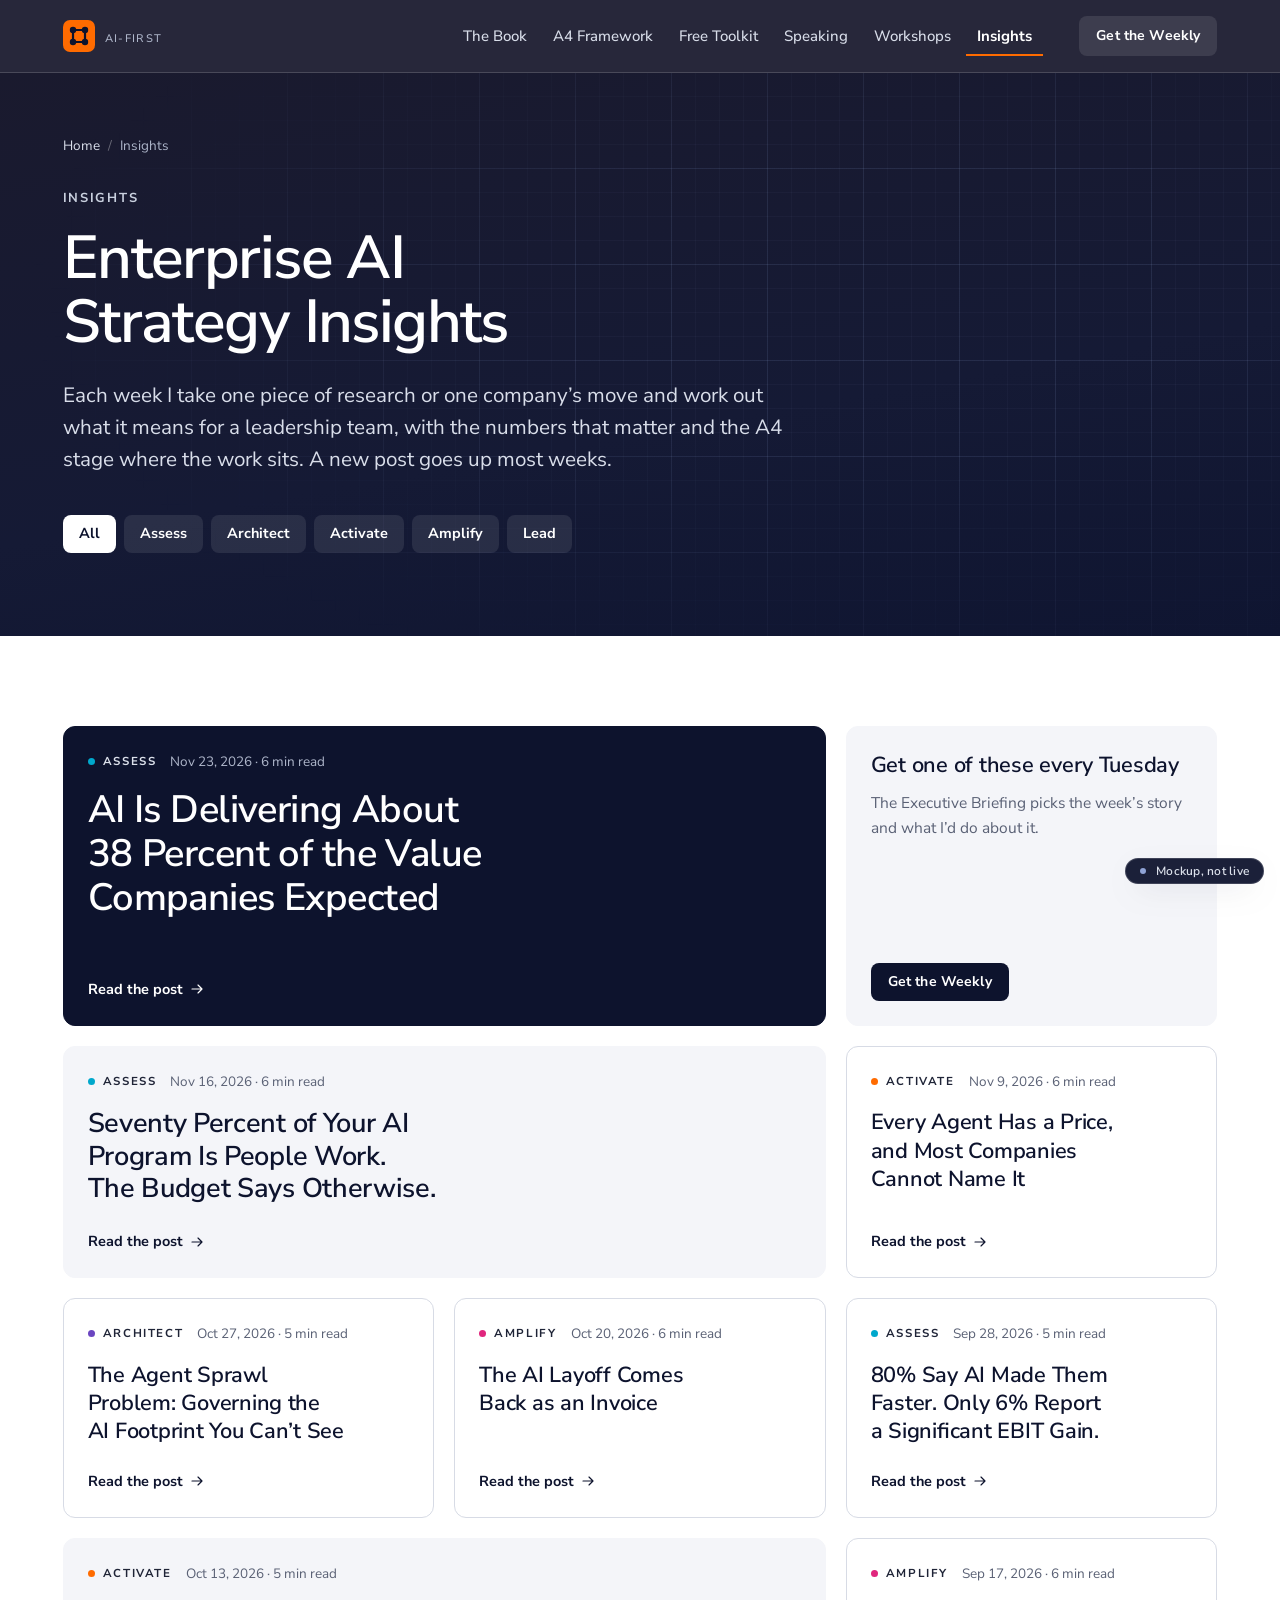
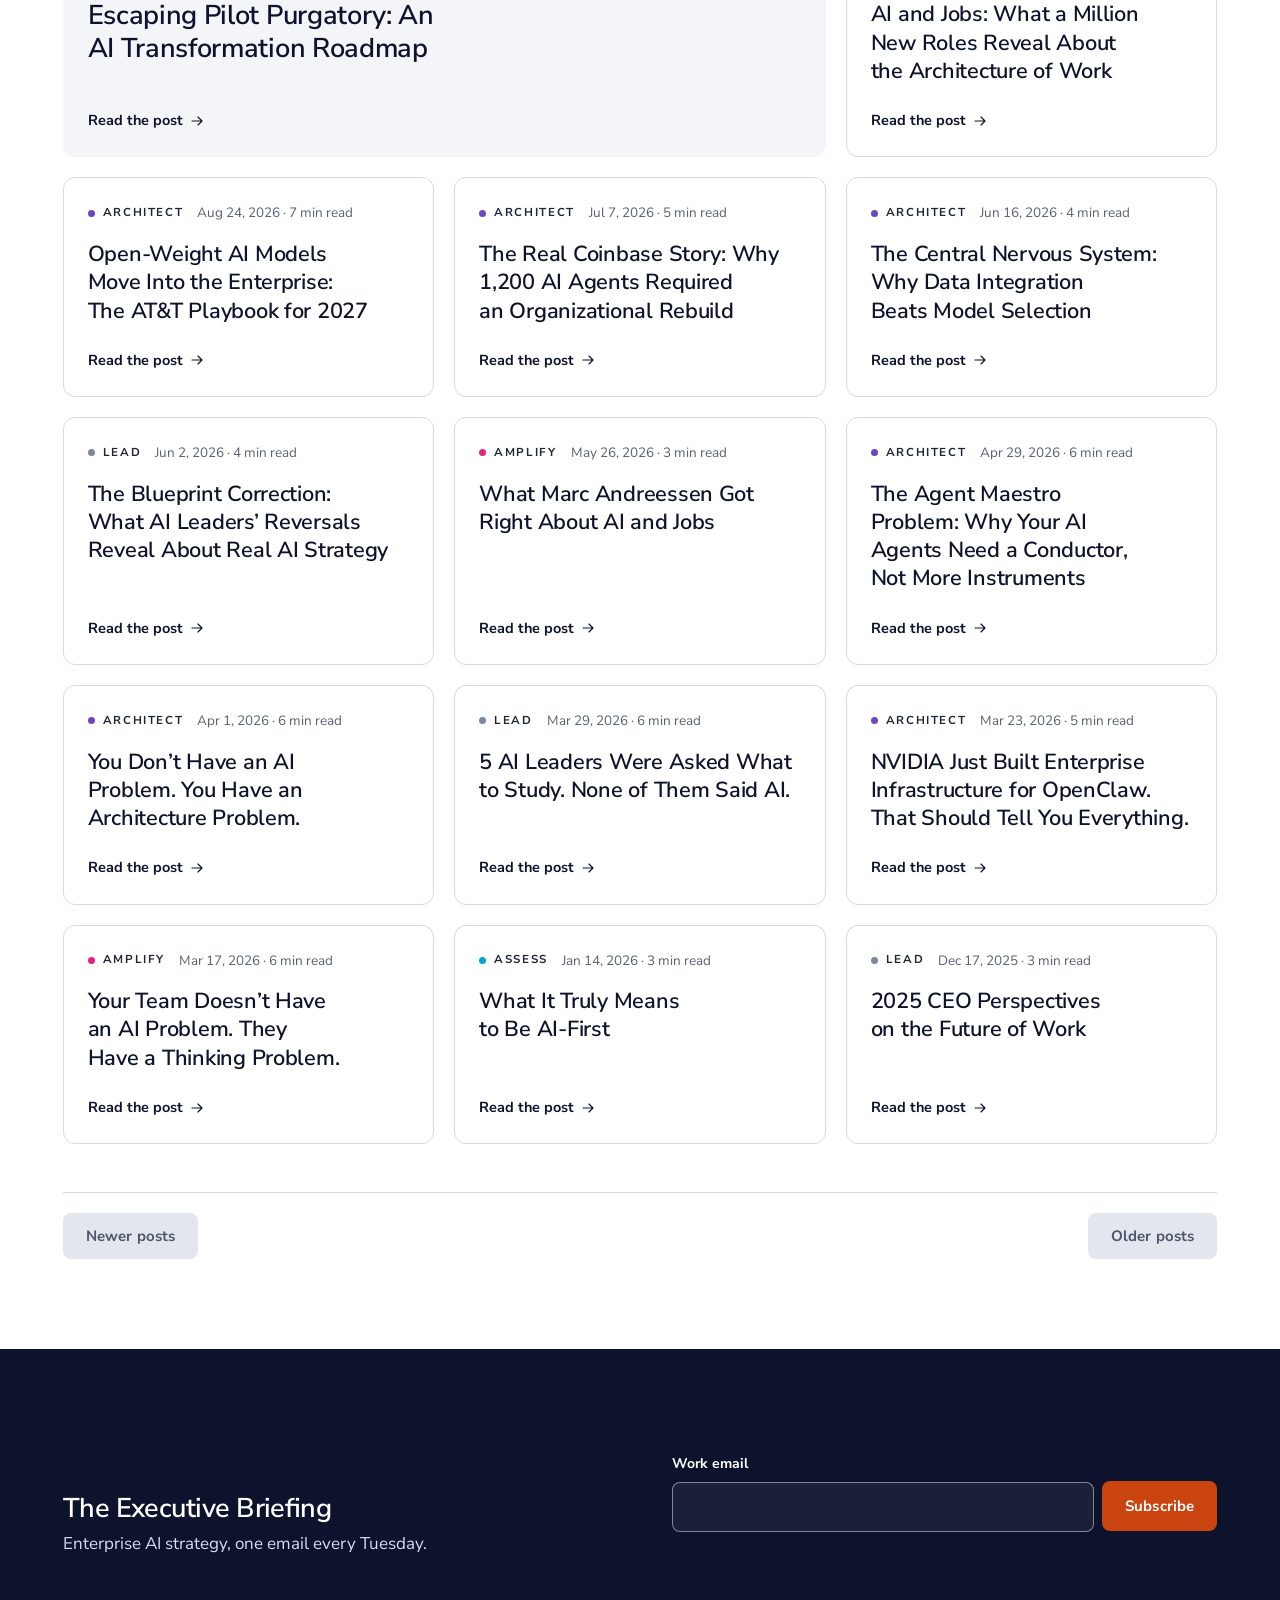
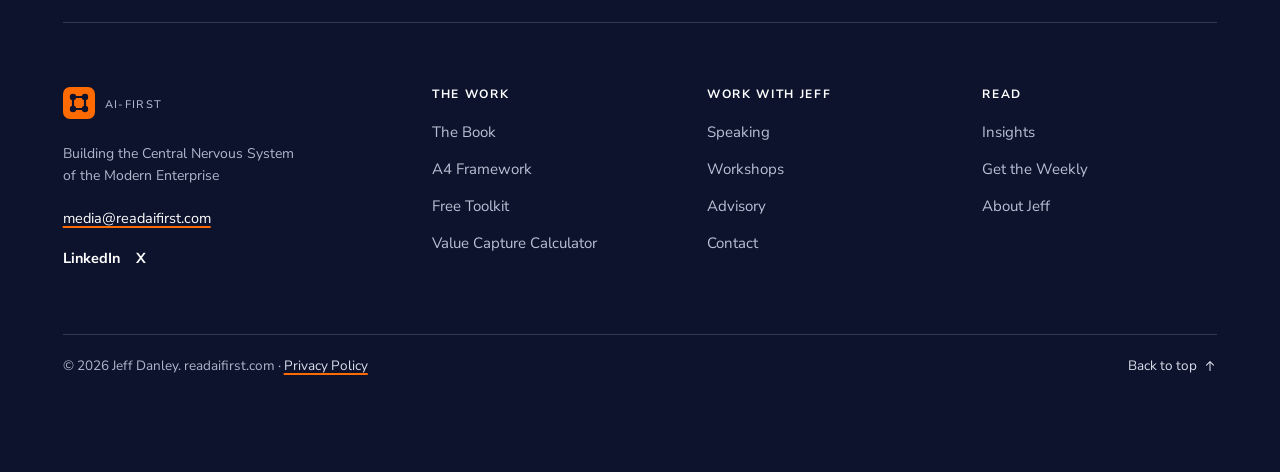
<file: blog/index.html>
<!doctype html>
<html lang="en">
<head>
<meta charset="utf-8">
<meta name="viewport" content="width=device-width, initial-scale=1">
<meta name="robots" content="noindex,nofollow">
<title>Enterprise AI Strategy Insights | AI-First</title>
<meta name="description" content="Weekly analysis for executives on AI value, agents, governance and the future of work, each tied to a stage of the A4 Framework. By Jeff Danley.">
<link rel="icon" href="../assets/brand/favicon.ico" sizes="32x32">
<link rel="icon" type="image/svg+xml" href="../assets/brand/favicon.svg">
<link rel="icon" type="image/png" sizes="32x32" href="../assets/brand/favicon-32.png">
<link rel="icon" type="image/png" sizes="16x16" href="../assets/brand/favicon-16.png">
<link rel="apple-touch-icon" sizes="180x180" href="../assets/brand/apple-touch-icon.png">
<link rel="stylesheet" href="../assets/css/tokens.css">
<link rel="stylesheet" href="../assets/css/components.css">
<link rel="stylesheet" href="../assets/css/site.css">
<script>try{if(sessionStorage.getItem("ph")==="1")document.documentElement.classList.add("show-ph")}catch(e){}</script>
<script src="../assets/js/site.js" defer></script>
</head>
<body id="top">
<a class="skip" href="#main">Skip to content</a>
<svg xmlns="http://www.w3.org/2000/svg" style="display:none" fill="none" stroke="currentColor" stroke-width="1.75" stroke-linecap="round" stroke-linejoin="round"><symbol id="i-assess" viewBox="0 0 24 24"><circle cx="10.5" cy="10.5" r="6.5"/><path d="M15.3 15.3 21 21"/><path d="M6.5 11h2l1.2-2.5 1.8 4.5 1.3-2H14.5"/></symbol><symbol id="i-architect" viewBox="0 0 24 24"><rect x="3" y="3" width="18" height="18" rx="2"/><path d="M3 9h18M9 3v18"/><path d="M9 21a12 12 0 0 1 12-12"/></symbol><symbol id="i-activate" viewBox="0 0 24 24"><circle cx="12" cy="12" r="9"/><path d="M13 6.5 8.5 13h3.5l-1 4.5 4.5-6.5H12z"/></symbol><symbol id="i-amplify" viewBox="0 0 24 24"><circle cx="12" cy="12" r="2"/><path d="M8.2 15.8a5.4 5.4 0 0 1 0-7.6M15.8 8.2a5.4 5.4 0 0 1 0 7.6"/><path d="M5.4 18.6a9.3 9.3 0 0 1 0-13.2M18.6 5.4a9.3 9.3 0 0 1 0 13.2"/></symbol><symbol id="i-leadership" viewBox="0 0 24 24"><circle cx="12" cy="12" r="9"/><path d="m12 5 2 7-2 7-2-7z"/><path d="M5 12h3M16 12h3"/></symbol><symbol id="i-assessment" viewBox="0 0 24 24"><rect x="5" y="3.5" width="14" height="18" rx="2"/><path d="M9 3.5h6v3H9z"/><path d="m8.5 12 1.5 1.5 3-3M8.5 17h7"/></symbol><symbol id="i-roadmap" viewBox="0 0 24 24"><path d="M3 6.5 9 4l6 2.5L21 4v13.5L15 20l-6-2.5L3 20z"/><path d="M9 4v13.5M15 6.5V20"/></symbol><symbol id="i-team" viewBox="0 0 24 24"><circle cx="9" cy="8" r="3"/><path d="M3.5 19a5.5 5.5 0 0 1 11 0"/><circle cx="17" cy="9" r="2.4"/><path d="M15.5 14.2A4.5 4.5 0 0 1 21 18.5"/></symbol><symbol id="i-governance" viewBox="0 0 24 24"><path d="M12 3 4.5 6v5.5c0 4.6 3.2 8.2 7.5 9.5 4.3-1.3 7.5-4.9 7.5-9.5V6z"/><path d="m9 12 2 2 4-4"/></symbol><symbol id="i-measurement" viewBox="0 0 24 24"><path d="M3.5 20.5h17"/><path d="M6.5 17v-5M11 17V8M15.5 17v-7M20 17V5"/></symbol><symbol id="i-risk" viewBox="0 0 24 24"><path d="M12 3.5 21.5 20h-19z"/><path d="M12 10v4.5"/><circle cx="12" cy="17.2" r=".4"/></symbol><symbol id="i-calendar" viewBox="0 0 24 24"><rect x="3.5" y="5" width="17" height="15.5" rx="2"/><path d="M3.5 10h17M8 3v4M16 3v4"/><path d="M8 14h2M14 14h2M8 17h2"/></symbol><symbol id="i-gate" viewBox="0 0 24 24"><path d="M4 21V7l8-4 8 4v14"/><path d="M4 21h16M9 21v-7h6v7"/><path d="M12 7.5v2"/></symbol><symbol id="i-signoff" viewBox="0 0 24 24"><path d="M3.5 18.5c2-1 3-4.5 4.8-4.5 1.6 0 .8 3.5 2.4 3.5 1.4 0 2-2.5 3.3-2.5 1 0 1 1.5 2 1.5"/><path d="M3.5 21h17"/><path d="m14.5 4.5 4 4L11 16H7v-4z"/></symbol><symbol id="i-culture" viewBox="0 0 24 24"><path d="M12 20.5s-7.5-4.4-7.5-10A4.3 4.3 0 0 1 12 7.6a4.3 4.3 0 0 1 7.5 2.9c0 5.6-7.5 10-7.5 10z"/><path d="M8 12h2l1-2 2 4 1-2h2"/></symbol><symbol id="i-learning" viewBox="0 0 24 24"><path d="M2.5 9 12 4.5 21.5 9 12 13.5z"/><path d="M6.5 11v5c1.5 1.5 3.5 2.3 5.5 2.3s4-.8 5.5-2.3v-5"/><path d="M21.5 9v5.5"/></symbol><symbol id="i-checklist" viewBox="0 0 24 24"><path d="m4 6.5 1.5 1.5 3-3M4 13l1.5 1.5 3-3"/><rect x="4" y="17.5" width="4" height="3.5" rx=".6"/><path d="M11.5 7h8.5M11.5 13.5h8.5M11.5 19.5h8.5"/></symbol><symbol id="i-info" viewBox="0 0 24 24"><circle cx="12" cy="12" r="9"/><path d="M12 11v5.5"/><circle cx="12" cy="7.8" r=".4"/></symbol><symbol id="i-book" viewBox="0 0 24 24"><path d="M12 6.5C10 5 7 4.5 3.5 5v13.5c3.5-.5 6.5 0 8.5 1.5 2-1.5 5-2 8.5-1.5V5C17 4.5 14 5 12 6.5z"/><path d="M12 6.5V20"/></symbol><symbol id="i-key" viewBox="0 0 24 24"><circle cx="12" cy="10" r="5.5"/><path d="M12 7.5v3M12 15.5V21M9.5 18.5h5"/></symbol><symbol id="i-target" viewBox="0 0 24 24"><circle cx="12" cy="12" r="9"/><circle cx="12" cy="12" r="5"/><circle cx="12" cy="12" r="1.2"/></symbol></svg>
<svg xmlns="http://www.w3.org/2000/svg" style="display:none" fill="none" stroke="currentColor" stroke-width="1.75" stroke-linecap="round" stroke-linejoin="round"><symbol id="i-arrow" viewBox="0 0 24 24"><path d="M4.5 12h15M13.5 6l6 6-6 6"/></symbol><symbol id="i-download" viewBox="0 0 24 24"><path d="M12 4v11M7 10.5l5 5 5-5"/><path d="M4.5 19.5h15"/></symbol><symbol id="i-eye" viewBox="0 0 24 24"><path d="M2.5 12S6 5.5 12 5.5 21.5 12 21.5 12 18 18.5 12 18.5 2.5 12 2.5 12z"/><circle cx="12" cy="12" r="3"/></symbol><symbol id="i-menu" viewBox="0 0 24 24"><path d="M4 7h16M4 12h16M4 17h16"/></symbol><symbol id="i-close" viewBox="0 0 24 24"><path d="M6 6l12 12M18 6 6 18"/></symbol><symbol id="i-pages" viewBox="0 0 24 24"><path d="M7 3.5h7.5L19 8v12.5H7z"/><path d="M14.5 3.5V8H19"/><path d="M4.5 7v15h11"/></symbol><symbol id="i-quote" viewBox="0 0 24 24"><path d="M4 17.5c0-5 1.5-8 5.5-10.5M4 17.5h5V12H4M14 17.5c0-5 1.5-8 5.5-10.5M14 17.5h5V12h-5"/></symbol><symbol id="i-award" viewBox="0 0 24 24"><circle cx="12" cy="9" r="5.5"/><path d="M8.5 13.3 7 21l5-2.5 5 2.5-1.5-7.7"/></symbol><symbol id="i-mic" viewBox="0 0 24 24"><rect x="9" y="3" width="6" height="11" rx="3"/><path d="M5.5 11a6.5 6.5 0 0 0 13 0M12 17.5V21M8.5 21h7"/></symbol></svg>
<header class="site-header on-dark">
  <div class="container bar">
    <a class="brand" href="../" aria-label="AI-First, home"><svg class="brand-mark" aria-hidden="true" focusable="false" xmlns="http://www.w3.org/2000/svg" viewBox="0 0 32 32" width="32" height="32"><rect width="32" height="32" rx="7" fill="#FF6B00"/><path d="M10 10h12v12H10z" fill="none" stroke="#0D132D" stroke-width="2.2"/><circle cx="10" cy="10" r="3.2" fill="#0D132D"/><circle cx="22" cy="10" r="3.2" fill="#0D132D"/><circle cx="10" cy="22" r="3.2" fill="#0D132D"/><circle cx="22" cy="22" r="3.2" fill="#0D132D"/></svg><span class="brand-word"><b><span class="nb">AI-First</span></b><span class="tagline">Building the Central Nervous System of the Modern Enterprise</span></span></a>
    <nav class="site-nav" id="site-nav" aria-label="Primary"><a href="../book/">The Book</a><a href="../a4-framework/">A4 Framework</a><a href="../resources/">Free Toolkit</a><a href="../speaking/">Speaking</a><a href="../workshops/">Workshops</a><a href="../blog/" aria-current="page">Insights</a><a class="btn btn--primary nav-cta" href="../weekly/">Get the Weekly</a></nav>
    <a class="btn btn--sm cta" href="../weekly/">Get the Weekly</a>
    <button class="nav-toggle" type="button" data-nav-toggle aria-expanded="false" aria-controls="site-nav" aria-label="Menu"><svg class="i-open" aria-hidden="true" focusable="false"><use href="#i-menu"/></svg><svg class="i-close" aria-hidden="true" focusable="false"><use href="#i-close"/></svg><span class="t-open">Menu</span><span class="t-close">Close</span></button>
  </div>
</header>
<main id="main">

<section class="page-hero field bp theme-dark" aria-labelledby="h1">
  <div class="container">
    <nav class="crumbs" aria-label="Breadcrumb"><ol><li><a href="../">Home</a></li><li aria-current="page">Insights</li></ol></nav>
    <span class="label">Insights</span>
    <h1 id="h1">Enterprise AI Strategy Insights</h1>
    <p class="lead" style="max-width:62ch">Each week I take one piece of research or one company’s move and work out what it means for a leadership team, with the numbers that matter and the A4 stage where the work sits. A new post goes up most weeks.</p>
    <div class="filters" style="margin-top:var(--sp-8)" data-filter-group="#posts" role="group" aria-label="Filter posts by A4 stage"><button type="button" data-f="all" aria-pressed="true">All</button><button type="button" data-f="assess" aria-pressed="false">Assess</button><button type="button" data-f="architect" aria-pressed="false">Architect</button><button type="button" data-f="activate" aria-pressed="false">Activate</button><button type="button" data-f="amplify" aria-pressed="false">Amplify</button><button type="button" data-f="lead" aria-pressed="false">Lead</button></div>
  </div>
</section>
<section class="s s-white" aria-label="Posts">
  <div class="container">
    <div class="posts" id="posts"><article class="post lead-post" data-stage="assess" data-cat="assess"><span class="pmeta"><span class="chip chip--assess">Assess</span><span>Nov 23, 2026 · 6 min read</span></span><h2><a href="https://readaifirst.com/ai-realization-rate/" target="_blank" rel="noopener">AI Is Delivering About 38 Percent of the Value Companies Expected</a></h2><span class="more" aria-hidden="true">Read the post<svg aria-hidden="true" focusable="false"><use href="#i-arrow"/></svg></span></article><aside class="post nl-card" data-always="1" data-cat="all"><h3>Get one of these every Tuesday</h3><p>The Executive Briefing picks the week’s story and what I’d do about it.</p><a class="btn btn--primary btn--sm" href="../weekly/">Get the Weekly</a></aside><article class="post wide" data-stage="assess" data-cat="assess"><span class="pmeta"><span class="chip chip--assess">Assess</span><span>Nov 16, 2026 · 6 min read</span></span><h3><a href="https://readaifirst.com/ai-program-people-work/" target="_blank" rel="noopener">Seventy Percent of Your AI Program Is People Work. The Budget Says Otherwise.</a></h3><span class="more" aria-hidden="true">Read the post<svg aria-hidden="true" focusable="false"><use href="#i-arrow"/></svg></span></article><article class="post " data-stage="activate" data-cat="activate"><span class="pmeta"><span class="chip chip--activate">Activate</span><span>Nov 9, 2026 · 6 min read</span></span><h3><a href="https://readaifirst.com/agent-cost-per-outcome/" target="_blank" rel="noopener">Every Agent Has a Price, and Most Companies Cannot Name It</a></h3><span class="more" aria-hidden="true">Read the post<svg aria-hidden="true" focusable="false"><use href="#i-arrow"/></svg></span></article><article class="post " data-stage="architect" data-cat="architect"><span class="pmeta"><span class="chip chip--architect">Architect</span><span>Oct 27, 2026 · 5 min read</span></span><h3><a href="https://readaifirst.com/agent-sprawl-governance/" target="_blank" rel="noopener">The Agent Sprawl Problem: Governing the AI Footprint You Can’t See</a></h3><span class="more" aria-hidden="true">Read the post<svg aria-hidden="true" focusable="false"><use href="#i-arrow"/></svg></span></article><article class="post " data-stage="amplify" data-cat="amplify"><span class="pmeta"><span class="chip chip--amplify">Amplify</span><span>Oct 20, 2026 · 6 min read</span></span><h3><a href="https://readaifirst.com/ai-layoffs-rehire-cost/" target="_blank" rel="noopener">The AI Layoff Comes Back as an Invoice</a></h3><span class="more" aria-hidden="true">Read the post<svg aria-hidden="true" focusable="false"><use href="#i-arrow"/></svg></span></article><article class="post wide" data-stage="activate" data-cat="activate"><span class="pmeta"><span class="chip chip--activate">Activate</span><span>Oct 13, 2026 · 5 min read</span></span><h3><a href="https://readaifirst.com/escaping-pilot-purgatory-ai-transformation-roadmap/" target="_blank" rel="noopener">Escaping Pilot Purgatory: An AI Transformation Roadmap</a></h3><span class="more" aria-hidden="true">Read the post<svg aria-hidden="true" focusable="false"><use href="#i-arrow"/></svg></span></article><article class="post " data-stage="assess" data-cat="assess"><span class="pmeta"><span class="chip chip--assess">Assess</span><span>Sep 28, 2026 · 5 min read</span></span><h3><a href="https://readaifirst.com/state-of-ai-2026-productivity-without-value/" target="_blank" rel="noopener">80% Say AI Made Them Faster. Only 6% Report a Significant EBIT Gain.</a></h3><span class="more" aria-hidden="true">Read the post<svg aria-hidden="true" focusable="false"><use href="#i-arrow"/></svg></span></article><article class="post " data-stage="amplify" data-cat="amplify"><span class="pmeta"><span class="chip chip--amplify">Amplify</span><span>Sep 17, 2026 · 6 min read</span></span><h3><a href="https://readaifirst.com/ai-jobs-architecture-of-work/" target="_blank" rel="noopener">AI and Jobs: What a Million New Roles Reveal About the Architecture of Work</a></h3><span class="more" aria-hidden="true">Read the post<svg aria-hidden="true" focusable="false"><use href="#i-arrow"/></svg></span></article><article class="post " data-stage="architect" data-cat="architect"><span class="pmeta"><span class="chip chip--architect">Architect</span><span>Aug 24, 2026 · 7 min read</span></span><h3><a href="https://readaifirst.com/open-weight-ai-enterprise-att-playbook/" target="_blank" rel="noopener">Open-Weight AI Models Move Into the Enterprise: The AT&amp;T Playbook for 2027</a></h3><span class="more" aria-hidden="true">Read the post<svg aria-hidden="true" focusable="false"><use href="#i-arrow"/></svg></span></article><article class="post " data-stage="architect" data-cat="architect"><span class="pmeta"><span class="chip chip--architect">Architect</span><span>Jul 7, 2026 · 5 min read</span></span><h3><a href="https://readaifirst.com/the-real-coinbase-story-why-1200-ai-agents-required-an-organizational-rebuild/" target="_blank" rel="noopener">The Real Coinbase Story: Why 1,200 AI Agents Required an Organizational Rebuild</a></h3><span class="more" aria-hidden="true">Read the post<svg aria-hidden="true" focusable="false"><use href="#i-arrow"/></svg></span></article><article class="post " data-stage="architect" data-cat="architect"><span class="pmeta"><span class="chip chip--architect">Architect</span><span>Jun 16, 2026 · 4 min read</span></span><h3><a href="https://readaifirst.com/central-nervous-system-data-integration/" target="_blank" rel="noopener">The Central Nervous System: Why Data Integration Beats Model Selection</a></h3><span class="more" aria-hidden="true">Read the post<svg aria-hidden="true" focusable="false"><use href="#i-arrow"/></svg></span></article><article class="post " data-stage="lead" data-cat="lead"><span class="pmeta"><span class="chip chip--lead">Lead</span><span>Jun 2, 2026 · 4 min read</span></span><h3><a href="https://readaifirst.com/blueprint-correction/" target="_blank" rel="noopener">The Blueprint Correction: What AI Leaders’ Reversals Reveal About Real AI Strategy</a></h3><span class="more" aria-hidden="true">Read the post<svg aria-hidden="true" focusable="false"><use href="#i-arrow"/></svg></span></article><article class="post " data-stage="amplify" data-cat="amplify"><span class="pmeta"><span class="chip chip--amplify">Amplify</span><span>May 26, 2026 · 3 min read</span></span><h3><a href="https://readaifirst.com/what-marc-andreessen-got-right-ai-jobs/" target="_blank" rel="noopener">What Marc Andreessen Got Right About AI and Jobs</a></h3><span class="more" aria-hidden="true">Read the post<svg aria-hidden="true" focusable="false"><use href="#i-arrow"/></svg></span></article><article class="post " data-stage="architect" data-cat="architect"><span class="pmeta"><span class="chip chip--architect">Architect</span><span>Apr 29, 2026 · 6 min read</span></span><h3><a href="https://readaifirst.com/agent-maestro-problem-ai-agents-orchestration/" target="_blank" rel="noopener">The Agent Maestro Problem: Why Your AI Agents Need a Conductor, Not More Instruments</a></h3><span class="more" aria-hidden="true">Read the post<svg aria-hidden="true" focusable="false"><use href="#i-arrow"/></svg></span></article><article class="post " data-stage="architect" data-cat="architect"><span class="pmeta"><span class="chip chip--architect">Architect</span><span>Apr 1, 2026 · 6 min read</span></span><h3><a href="https://readaifirst.com/you-dont-have-an-ai-problem-you-have-an-architecture-problem/" target="_blank" rel="noopener">You Don’t Have an AI Problem. You Have an Architecture Problem.</a></h3><span class="more" aria-hidden="true">Read the post<svg aria-hidden="true" focusable="false"><use href="#i-arrow"/></svg></span></article><article class="post " data-stage="lead" data-cat="lead"><span class="pmeta"><span class="chip chip--lead">Lead</span><span>Mar 29, 2026 · 6 min read</span></span><h3><a href="https://readaifirst.com/ai-executives-kids-career-advice-wsj/" target="_blank" rel="noopener">5 AI Leaders Were Asked What to Study. None of Them Said AI.</a></h3><span class="more" aria-hidden="true">Read the post<svg aria-hidden="true" focusable="false"><use href="#i-arrow"/></svg></span></article><article class="post " data-stage="architect" data-cat="architect"><span class="pmeta"><span class="chip chip--architect">Architect</span><span>Mar 23, 2026 · 5 min read</span></span><h3><a href="https://readaifirst.com/nvidia-nemoclaw-enterprise-openclaw/" target="_blank" rel="noopener">NVIDIA Just Built Enterprise Infrastructure for OpenClaw. That Should Tell You Everything.</a></h3><span class="more" aria-hidden="true">Read the post<svg aria-hidden="true" focusable="false"><use href="#i-arrow"/></svg></span></article><article class="post " data-stage="amplify" data-cat="amplify"><span class="pmeta"><span class="chip chip--amplify">Amplify</span><span>Mar 17, 2026 · 6 min read</span></span><h3><a href="https://readaifirst.com/your-team-doesnt-have-an-ai-problem-they-have-a-thinking-problem/" target="_blank" rel="noopener">Your Team Doesn’t Have an AI Problem. They Have a Thinking Problem.</a></h3><span class="more" aria-hidden="true">Read the post<svg aria-hidden="true" focusable="false"><use href="#i-arrow"/></svg></span></article><article class="post " data-stage="assess" data-cat="assess"><span class="pmeta"><span class="chip chip--assess">Assess</span><span>Jan 14, 2026 · 3 min read</span></span><h3><a href="https://readaifirst.com/what-it-truly-means-to-be-ai-first/" target="_blank" rel="noopener">What It Truly Means to Be <span class="nb">AI-First</span></a></h3><span class="more" aria-hidden="true">Read the post<svg aria-hidden="true" focusable="false"><use href="#i-arrow"/></svg></span></article><article class="post " data-stage="lead" data-cat="lead"><span class="pmeta"><span class="chip chip--lead">Lead</span><span>Dec 17, 2025 · 3 min read</span></span><h3><a href="https://readaifirst.com/2025-ceo-perspectives-on-the-future-of-work/" target="_blank" rel="noopener">2025 CEO Perspectives on the Future of Work</a></h3><span class="more" aria-hidden="true">Read the post<svg aria-hidden="true" focusable="false"><use href="#i-arrow"/></svg></span></article></div>
    <nav class="pager" aria-label="Pagination"><span class="btn btn--secondary" aria-disabled="true">Newer posts</span><span class="btn btn--secondary" aria-disabled="true">Older posts</span></nav>
  </div>
</section>
</main>
<footer class="site-footer theme-dark" id="footer">
  <div class="container">
    <div class="ft-band"><div><h2>The Executive Briefing</h2><p>Enterprise AI strategy, one email every Tuesday.</p></div>
      <form class="nl-form" data-newsletter data-success="You’re in. The first issue arrives Tuesday." novalidate><div class="form-row"><div class="field"><label for="ft-em">Work email</label><input class="input" id="ft-em" name="email" type="email" autocomplete="email" required></div><button class="btn btn--primary" type="submit">Subscribe</button></div><p class="field-msg" role="status" aria-live="polite"></p></form></div>
    <div class="top">
      <div>
        <a class="brand" href="../" aria-label="AI-First, home"><svg class="brand-mark" aria-hidden="true" focusable="false" xmlns="http://www.w3.org/2000/svg" viewBox="0 0 32 32" width="32" height="32"><rect width="32" height="32" rx="7" fill="#FF6B00"/><path d="M10 10h12v12H10z" fill="none" stroke="#0D132D" stroke-width="2.2"/><circle cx="10" cy="10" r="3.2" fill="#0D132D"/><circle cx="22" cy="10" r="3.2" fill="#0D132D"/><circle cx="10" cy="22" r="3.2" fill="#0D132D"/><circle cx="22" cy="22" r="3.2" fill="#0D132D"/></svg><span class="brand-word"><b><span class="nb">AI-First</span></b></span></a>
        <p class="tagline-ft">Building the Central Nervous System of the Modern Enterprise</p>
        <p class="contact"><a href="mailto:media@readaifirst.com">media@readaifirst.com</a></p>
        <div class="social"><a href="https://www.linkedin.com/in/jeffdanley" target="_blank" rel="noopener">LinkedIn</a><a href="https://x.com/jeffdanley" target="_blank" rel="noopener">X</a></div>
      </div>
      <div><h4>The work</h4><ul><li><a href="../book/">The Book</a></li><li><a href="../a4-framework/">A4 Framework</a></li><li><a href="../resources/">Free Toolkit</a></li><li><a href="https://readaifirst.com/value-capture-calculator/" target=_blank rel=noopener>Value Capture Calculator</a></li></ul></div>
      <div><h4>Work with Jeff</h4><ul><li><a href="../speaking/">Speaking</a></li><li><a href="../workshops/">Workshops</a></li><li><a href="../workshops/">Advisory</a></li><li><a href="mailto:media@readaifirst.com">Contact</a></li></ul></div>
      <div><h4>Read</h4><ul><li><a href="../blog/">Insights</a></li><li><a href="../weekly/">Get the Weekly</a></li><li><a href="../book/#about">About Jeff</a></li></ul></div>
    </div>
    <div class="bottom"><span>© 2026 Jeff Danley. readaifirst.com · <a href="https://readaifirst.com/privacy-policy/" target="_blank" rel="noopener">Privacy Policy</a></span><a class="top-link" href="#top">Back to top<svg aria-hidden="true" focusable="false"><use href="#i-arrow"/></svg></a></div>
  </div>
</footer>
<div class="mock-badge" role="region" aria-label="Mockup status"><span class="mb-dot" aria-hidden="true"></span><span class="mb-t">Mockup, not live</span></div>
</body>
</html>
</file>
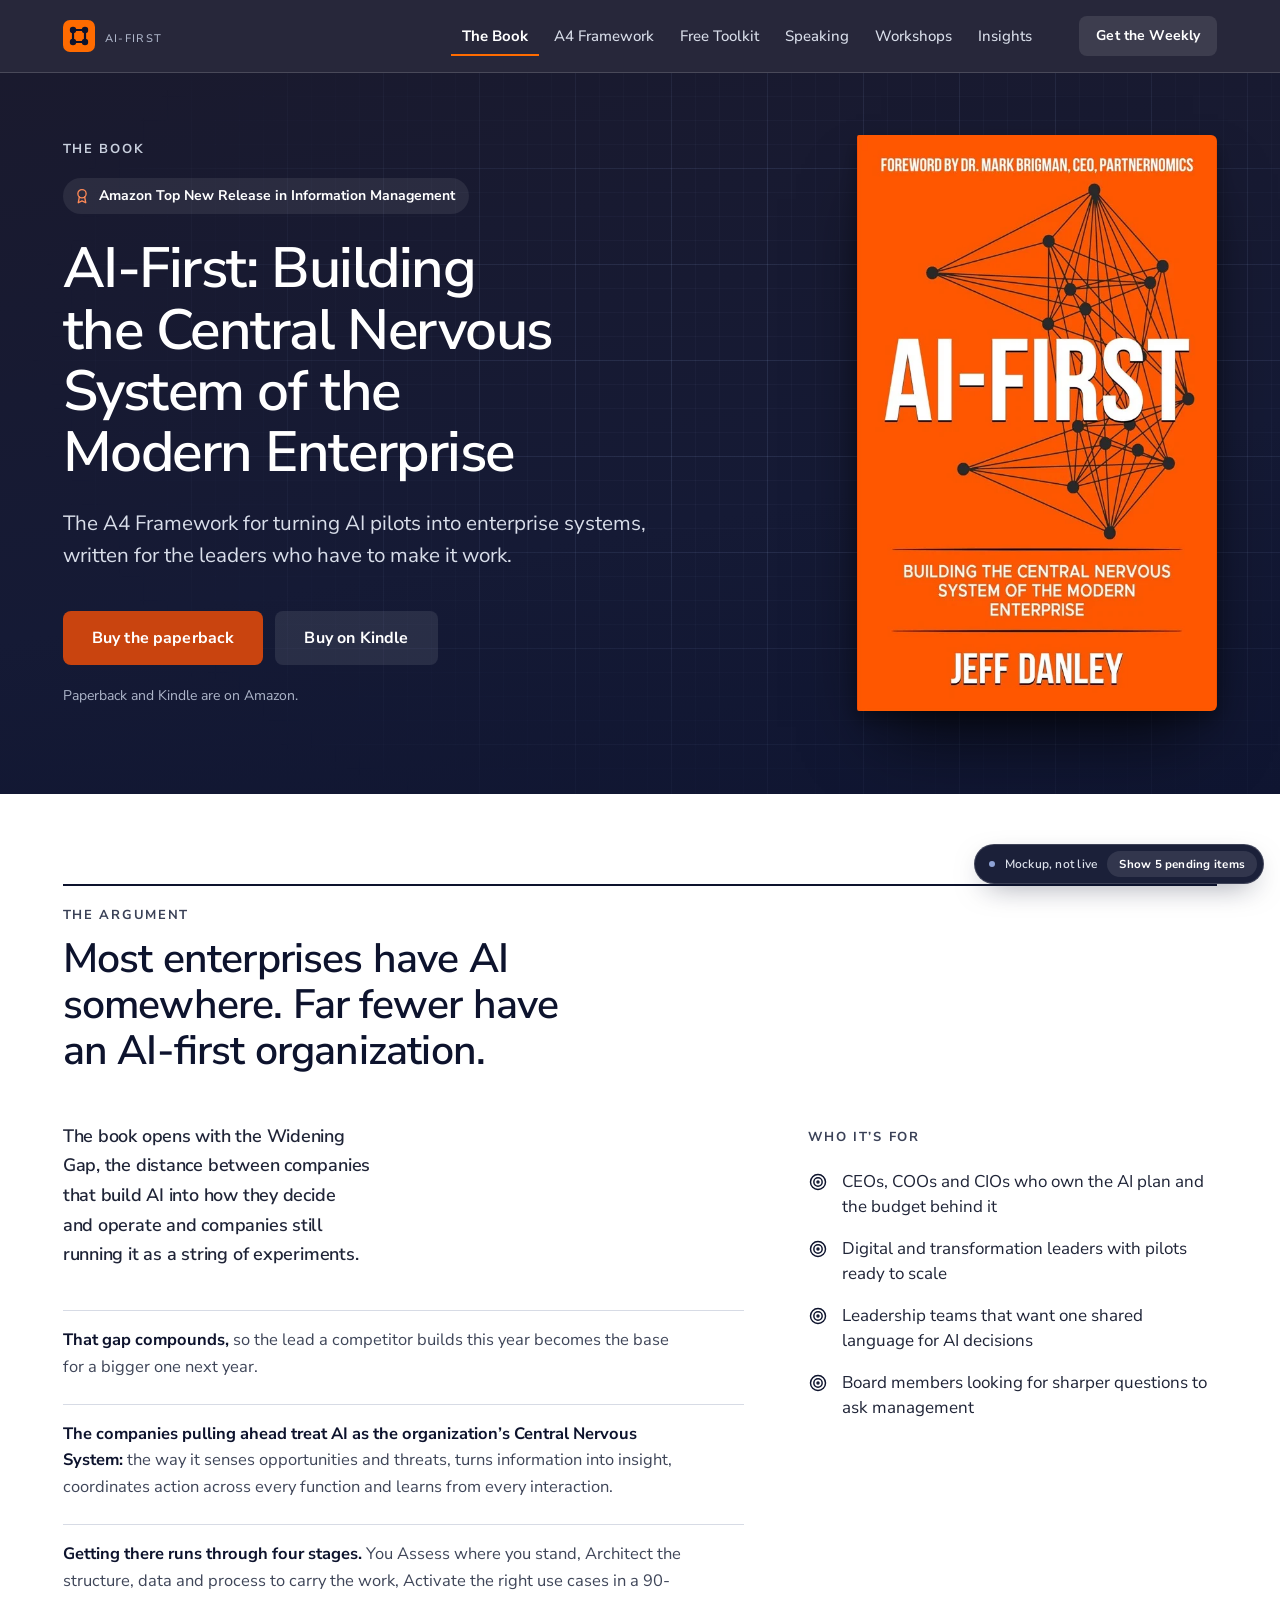
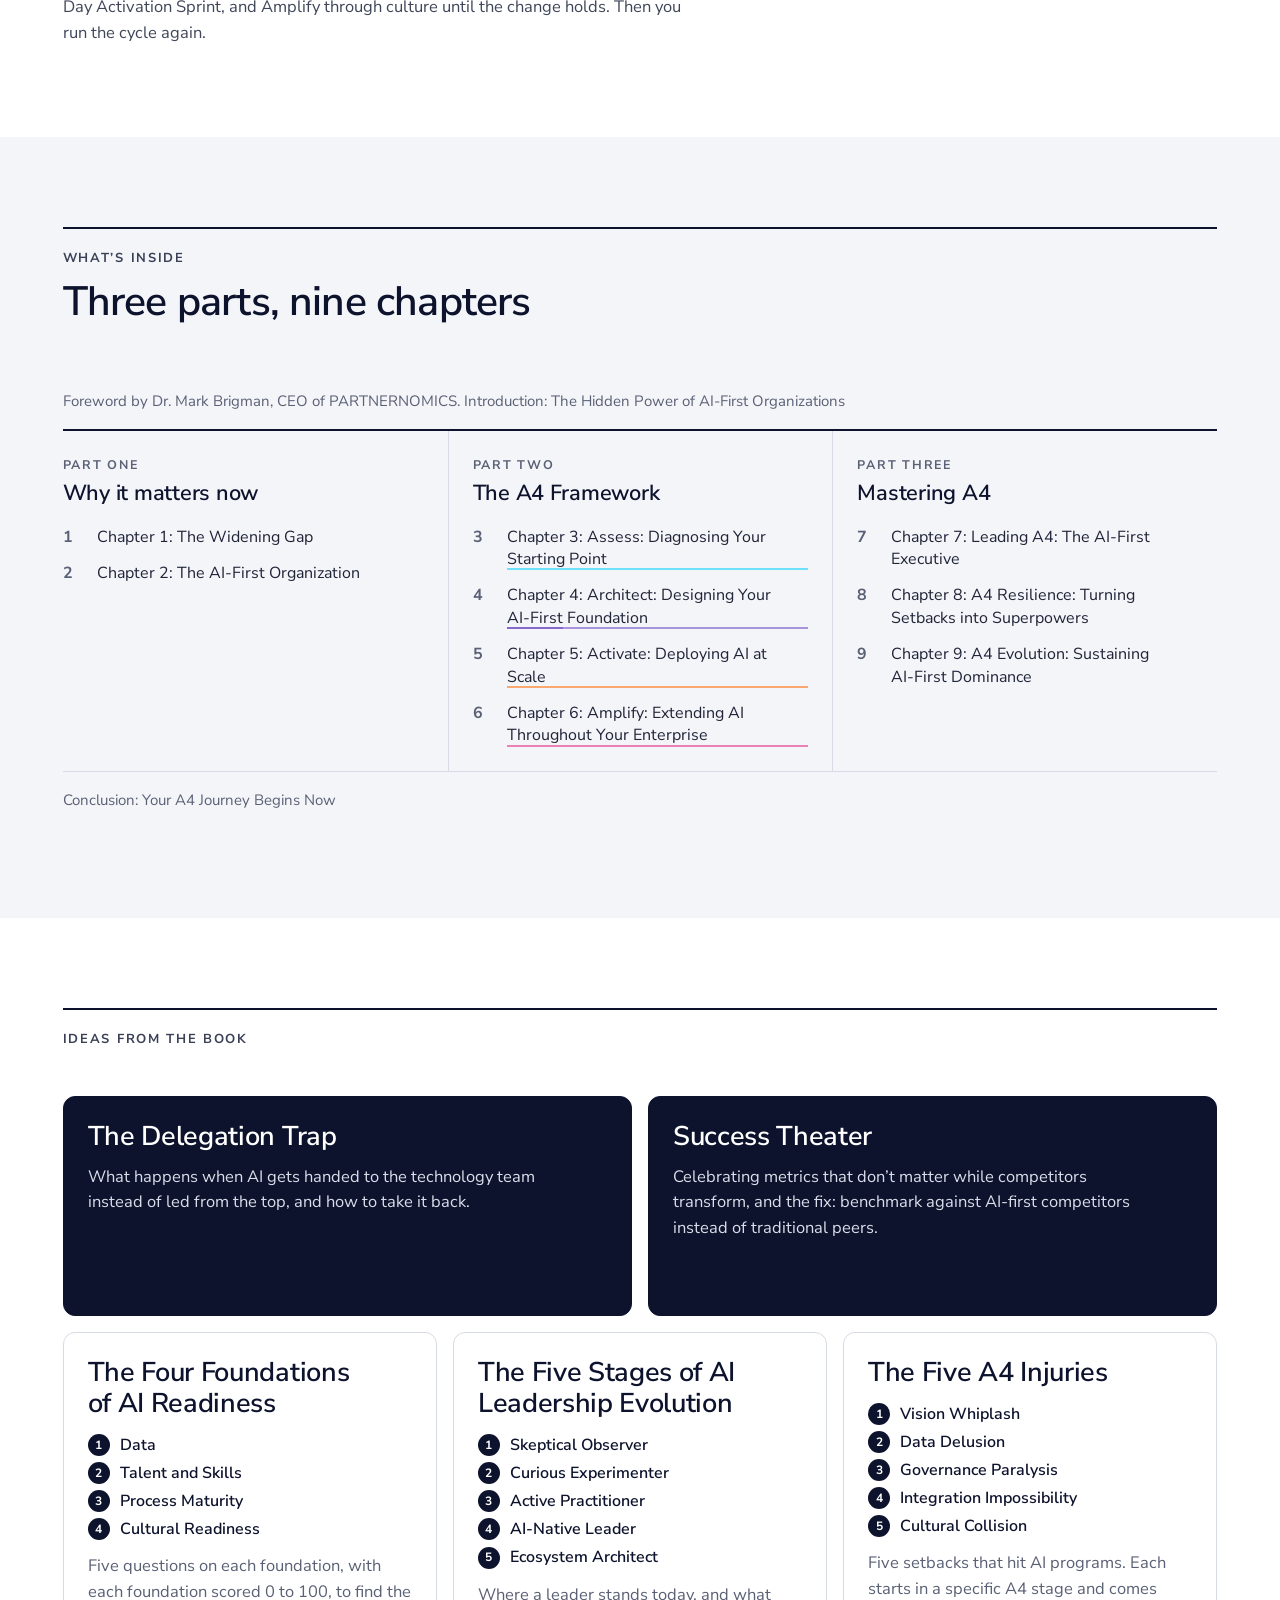
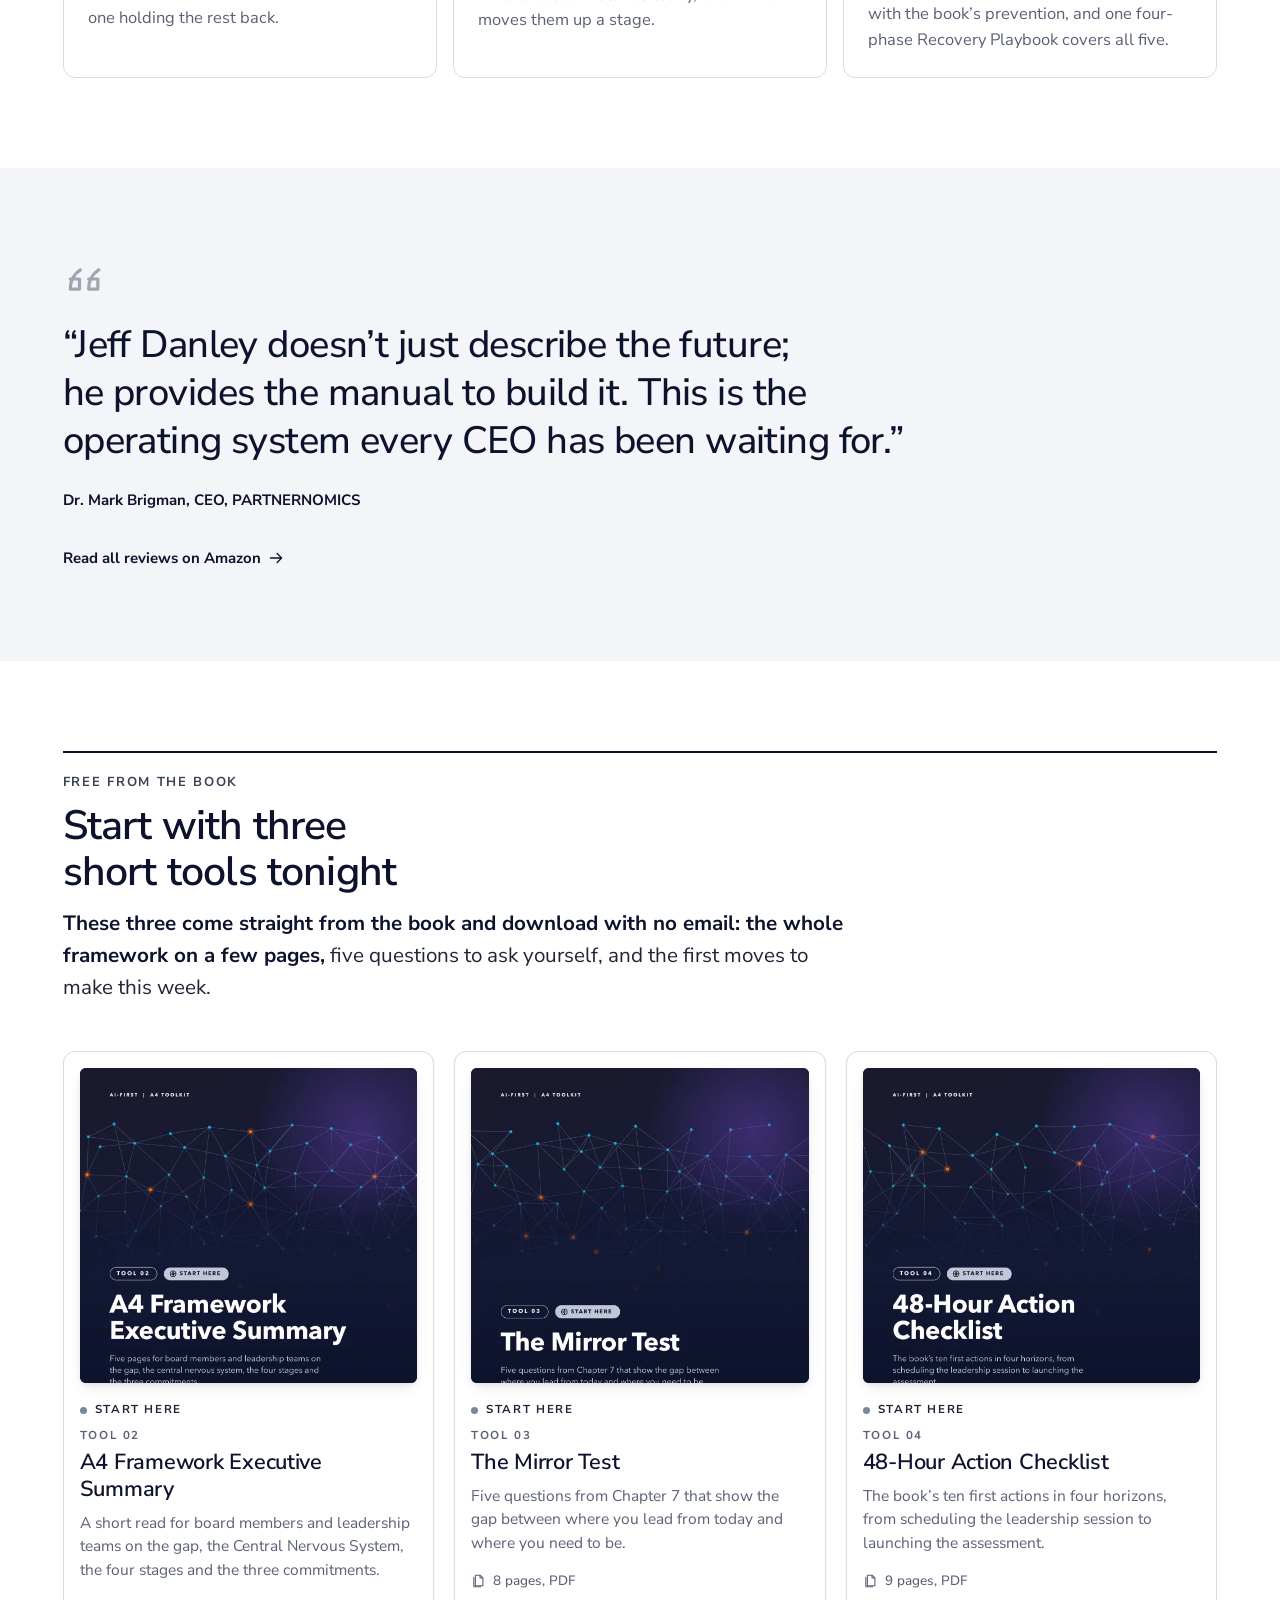
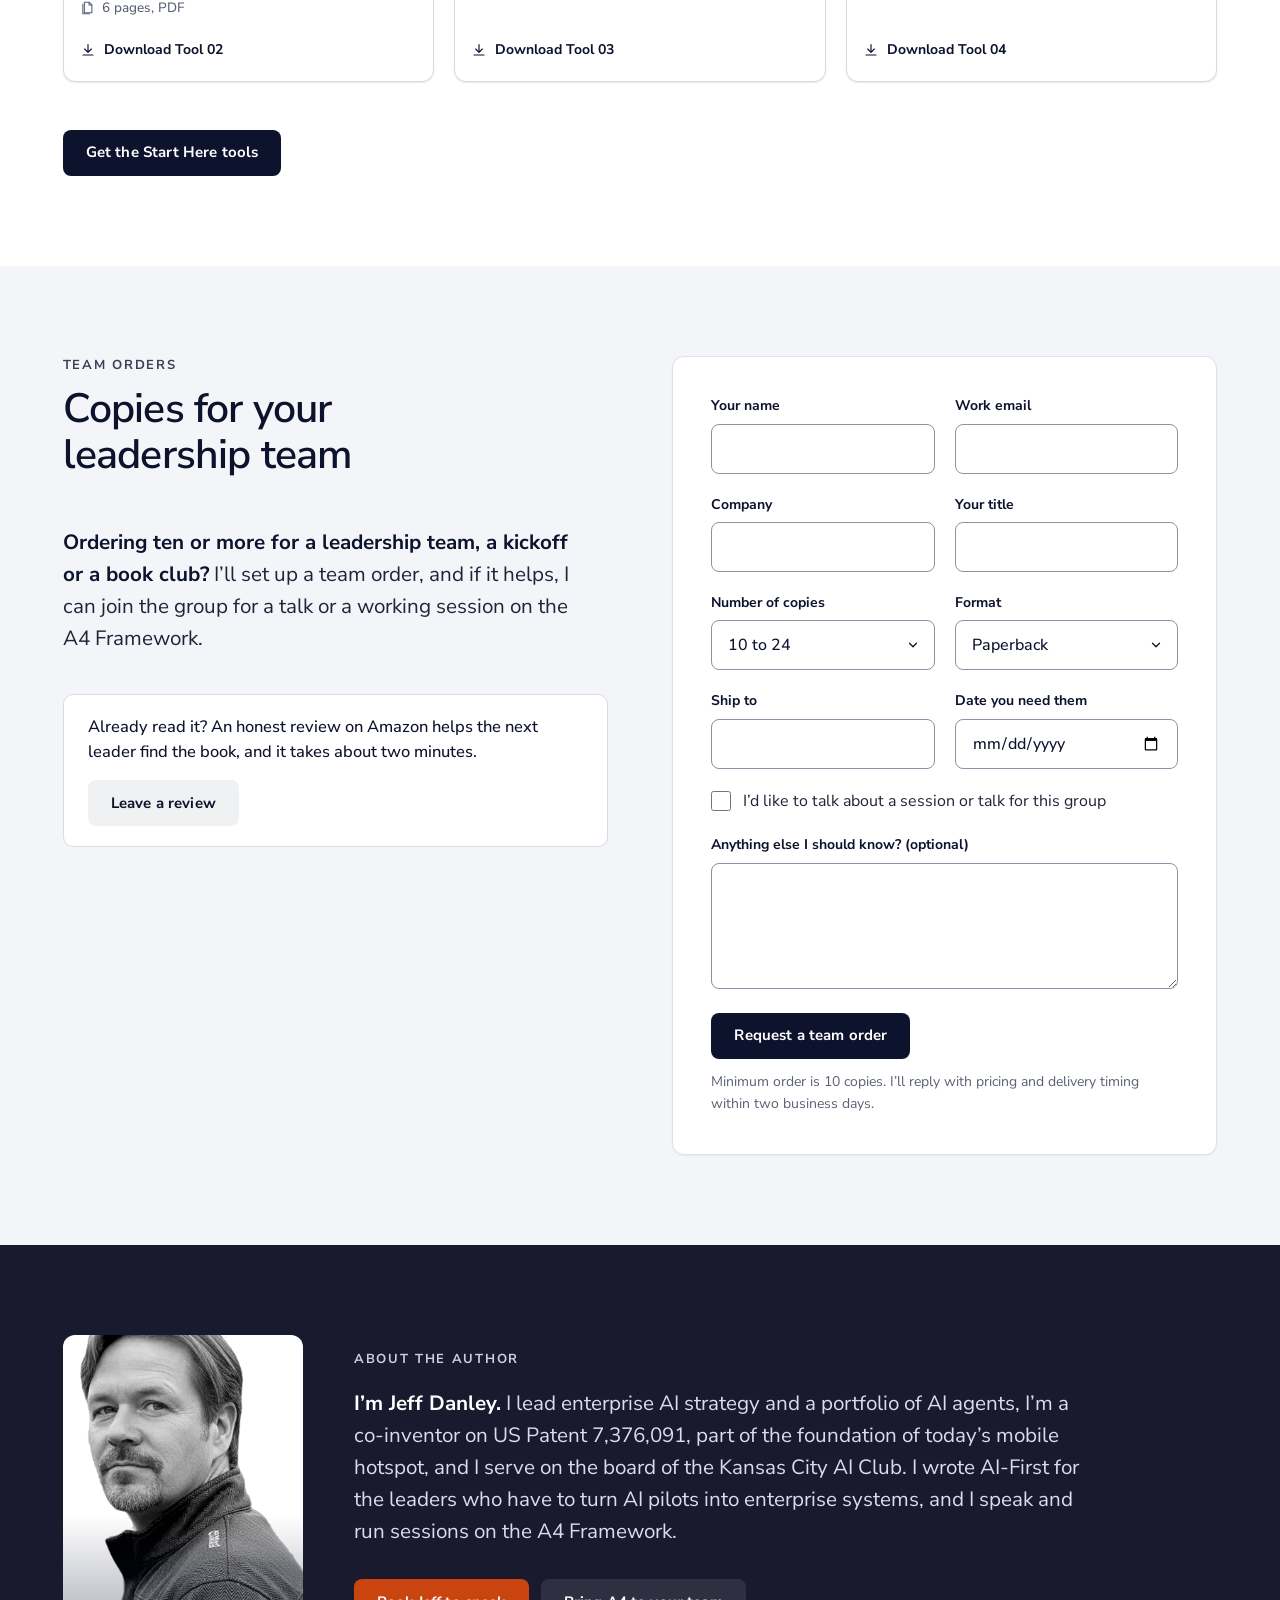
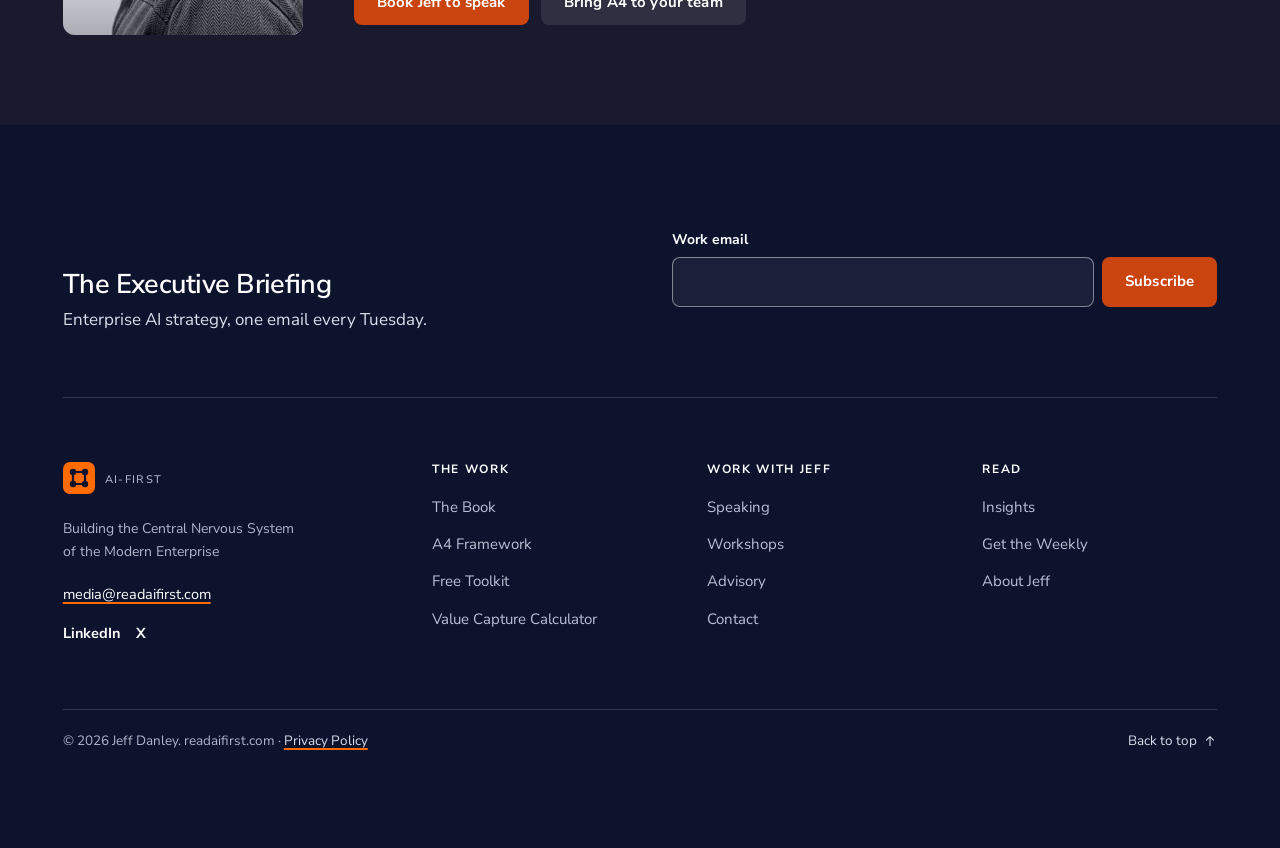
<file: book/index.html>
<!doctype html>
<html lang="en">
<head>
<meta charset="utf-8">
<meta name="viewport" content="width=device-width, initial-scale=1">
<meta name="robots" content="noindex,nofollow">
<title>AI-First by Jeff Danley: The Executive AI Playbook</title>
<meta name="description" content="AI-First: Building the Central Nervous System of the Modern Enterprise. The A4 Framework for leaders of established firms. Hardcover, paperback, Kindle.">
<link rel="icon" href="../assets/brand/favicon.ico" sizes="32x32">
<link rel="icon" type="image/svg+xml" href="../assets/brand/favicon.svg">
<link rel="icon" type="image/png" sizes="32x32" href="../assets/brand/favicon-32.png">
<link rel="icon" type="image/png" sizes="16x16" href="../assets/brand/favicon-16.png">
<link rel="apple-touch-icon" sizes="180x180" href="../assets/brand/apple-touch-icon.png">
<link rel="stylesheet" href="../assets/css/tokens.css">
<link rel="stylesheet" href="../assets/css/components.css">
<link rel="stylesheet" href="../assets/css/site.css">
<script>try{if(sessionStorage.getItem("ph")==="1")document.documentElement.classList.add("show-ph")}catch(e){}</script>
<script src="../assets/js/site.js" defer></script>
</head>
<body id="top">
<a class="skip" href="#main">Skip to content</a>
<svg xmlns="http://www.w3.org/2000/svg" style="display:none" fill="none" stroke="currentColor" stroke-width="1.75" stroke-linecap="round" stroke-linejoin="round"><symbol id="i-assess" viewBox="0 0 24 24"><circle cx="10.5" cy="10.5" r="6.5"/><path d="M15.3 15.3 21 21"/><path d="M6.5 11h2l1.2-2.5 1.8 4.5 1.3-2H14.5"/></symbol><symbol id="i-architect" viewBox="0 0 24 24"><rect x="3" y="3" width="18" height="18" rx="2"/><path d="M3 9h18M9 3v18"/><path d="M9 21a12 12 0 0 1 12-12"/></symbol><symbol id="i-activate" viewBox="0 0 24 24"><circle cx="12" cy="12" r="9"/><path d="M13 6.5 8.5 13h3.5l-1 4.5 4.5-6.5H12z"/></symbol><symbol id="i-amplify" viewBox="0 0 24 24"><circle cx="12" cy="12" r="2"/><path d="M8.2 15.8a5.4 5.4 0 0 1 0-7.6M15.8 8.2a5.4 5.4 0 0 1 0 7.6"/><path d="M5.4 18.6a9.3 9.3 0 0 1 0-13.2M18.6 5.4a9.3 9.3 0 0 1 0 13.2"/></symbol><symbol id="i-leadership" viewBox="0 0 24 24"><circle cx="12" cy="12" r="9"/><path d="m12 5 2 7-2 7-2-7z"/><path d="M5 12h3M16 12h3"/></symbol><symbol id="i-assessment" viewBox="0 0 24 24"><rect x="5" y="3.5" width="14" height="18" rx="2"/><path d="M9 3.5h6v3H9z"/><path d="m8.5 12 1.5 1.5 3-3M8.5 17h7"/></symbol><symbol id="i-roadmap" viewBox="0 0 24 24"><path d="M3 6.5 9 4l6 2.5L21 4v13.5L15 20l-6-2.5L3 20z"/><path d="M9 4v13.5M15 6.5V20"/></symbol><symbol id="i-team" viewBox="0 0 24 24"><circle cx="9" cy="8" r="3"/><path d="M3.5 19a5.5 5.5 0 0 1 11 0"/><circle cx="17" cy="9" r="2.4"/><path d="M15.5 14.2A4.5 4.5 0 0 1 21 18.5"/></symbol><symbol id="i-governance" viewBox="0 0 24 24"><path d="M12 3 4.5 6v5.5c0 4.6 3.2 8.2 7.5 9.5 4.3-1.3 7.5-4.9 7.5-9.5V6z"/><path d="m9 12 2 2 4-4"/></symbol><symbol id="i-measurement" viewBox="0 0 24 24"><path d="M3.5 20.5h17"/><path d="M6.5 17v-5M11 17V8M15.5 17v-7M20 17V5"/></symbol><symbol id="i-risk" viewBox="0 0 24 24"><path d="M12 3.5 21.5 20h-19z"/><path d="M12 10v4.5"/><circle cx="12" cy="17.2" r=".4"/></symbol><symbol id="i-calendar" viewBox="0 0 24 24"><rect x="3.5" y="5" width="17" height="15.5" rx="2"/><path d="M3.5 10h17M8 3v4M16 3v4"/><path d="M8 14h2M14 14h2M8 17h2"/></symbol><symbol id="i-gate" viewBox="0 0 24 24"><path d="M4 21V7l8-4 8 4v14"/><path d="M4 21h16M9 21v-7h6v7"/><path d="M12 7.5v2"/></symbol><symbol id="i-signoff" viewBox="0 0 24 24"><path d="M3.5 18.5c2-1 3-4.5 4.8-4.5 1.6 0 .8 3.5 2.4 3.5 1.4 0 2-2.5 3.3-2.5 1 0 1 1.5 2 1.5"/><path d="M3.5 21h17"/><path d="m14.5 4.5 4 4L11 16H7v-4z"/></symbol><symbol id="i-culture" viewBox="0 0 24 24"><path d="M12 20.5s-7.5-4.4-7.5-10A4.3 4.3 0 0 1 12 7.6a4.3 4.3 0 0 1 7.5 2.9c0 5.6-7.5 10-7.5 10z"/><path d="M8 12h2l1-2 2 4 1-2h2"/></symbol><symbol id="i-learning" viewBox="0 0 24 24"><path d="M2.5 9 12 4.5 21.5 9 12 13.5z"/><path d="M6.5 11v5c1.5 1.5 3.5 2.3 5.5 2.3s4-.8 5.5-2.3v-5"/><path d="M21.5 9v5.5"/></symbol><symbol id="i-checklist" viewBox="0 0 24 24"><path d="m4 6.5 1.5 1.5 3-3M4 13l1.5 1.5 3-3"/><rect x="4" y="17.5" width="4" height="3.5" rx=".6"/><path d="M11.5 7h8.5M11.5 13.5h8.5M11.5 19.5h8.5"/></symbol><symbol id="i-info" viewBox="0 0 24 24"><circle cx="12" cy="12" r="9"/><path d="M12 11v5.5"/><circle cx="12" cy="7.8" r=".4"/></symbol><symbol id="i-book" viewBox="0 0 24 24"><path d="M12 6.5C10 5 7 4.5 3.5 5v13.5c3.5-.5 6.5 0 8.5 1.5 2-1.5 5-2 8.5-1.5V5C17 4.5 14 5 12 6.5z"/><path d="M12 6.5V20"/></symbol><symbol id="i-key" viewBox="0 0 24 24"><circle cx="12" cy="10" r="5.5"/><path d="M12 7.5v3M12 15.5V21M9.5 18.5h5"/></symbol><symbol id="i-target" viewBox="0 0 24 24"><circle cx="12" cy="12" r="9"/><circle cx="12" cy="12" r="5"/><circle cx="12" cy="12" r="1.2"/></symbol></svg>
<svg xmlns="http://www.w3.org/2000/svg" style="display:none" fill="none" stroke="currentColor" stroke-width="1.75" stroke-linecap="round" stroke-linejoin="round"><symbol id="i-arrow" viewBox="0 0 24 24"><path d="M4.5 12h15M13.5 6l6 6-6 6"/></symbol><symbol id="i-download" viewBox="0 0 24 24"><path d="M12 4v11M7 10.5l5 5 5-5"/><path d="M4.5 19.5h15"/></symbol><symbol id="i-eye" viewBox="0 0 24 24"><path d="M2.5 12S6 5.5 12 5.5 21.5 12 21.5 12 18 18.5 12 18.5 2.5 12 2.5 12z"/><circle cx="12" cy="12" r="3"/></symbol><symbol id="i-menu" viewBox="0 0 24 24"><path d="M4 7h16M4 12h16M4 17h16"/></symbol><symbol id="i-close" viewBox="0 0 24 24"><path d="M6 6l12 12M18 6 6 18"/></symbol><symbol id="i-pages" viewBox="0 0 24 24"><path d="M7 3.5h7.5L19 8v12.5H7z"/><path d="M14.5 3.5V8H19"/><path d="M4.5 7v15h11"/></symbol><symbol id="i-quote" viewBox="0 0 24 24"><path d="M4 17.5c0-5 1.5-8 5.5-10.5M4 17.5h5V12H4M14 17.5c0-5 1.5-8 5.5-10.5M14 17.5h5V12h-5"/></symbol><symbol id="i-award" viewBox="0 0 24 24"><circle cx="12" cy="9" r="5.5"/><path d="M8.5 13.3 7 21l5-2.5 5 2.5-1.5-7.7"/></symbol><symbol id="i-mic" viewBox="0 0 24 24"><rect x="9" y="3" width="6" height="11" rx="3"/><path d="M5.5 11a6.5 6.5 0 0 0 13 0M12 17.5V21M8.5 21h7"/></symbol></svg>
<header class="site-header on-dark">
  <div class="container bar">
    <a class="brand" href="../" aria-label="AI-First, home"><svg class="brand-mark" aria-hidden="true" focusable="false" xmlns="http://www.w3.org/2000/svg" viewBox="0 0 32 32" width="32" height="32"><rect width="32" height="32" rx="7" fill="#FF6B00"/><path d="M10 10h12v12H10z" fill="none" stroke="#0D132D" stroke-width="2.2"/><circle cx="10" cy="10" r="3.2" fill="#0D132D"/><circle cx="22" cy="10" r="3.2" fill="#0D132D"/><circle cx="10" cy="22" r="3.2" fill="#0D132D"/><circle cx="22" cy="22" r="3.2" fill="#0D132D"/></svg><span class="brand-word"><b><span class="nb">AI-First</span></b><span class="tagline">Building the Central Nervous System of the Modern Enterprise</span></span></a>
    <nav class="site-nav" id="site-nav" aria-label="Primary"><a href="../book/" aria-current="page">The Book</a><a href="../a4-framework/">A4 Framework</a><a href="../resources/">Free Toolkit</a><a href="../speaking/">Speaking</a><a href="../workshops/">Workshops</a><a href="../blog/">Insights</a><a class="btn btn--primary nav-cta" href="../weekly/">Get the Weekly</a></nav>
    <a class="btn btn--sm cta" href="../weekly/">Get the Weekly</a>
    <button class="nav-toggle" type="button" data-nav-toggle aria-expanded="false" aria-controls="site-nav" aria-label="Menu"><svg class="i-open" aria-hidden="true" focusable="false"><use href="#i-menu"/></svg><svg class="i-close" aria-hidden="true" focusable="false"><use href="#i-close"/></svg><span class="t-open">Menu</span><span class="t-close">Close</span></button>
  </div>
</header>
<main id="main">

<section class="page-hero field bp theme-dark" aria-labelledby="h1">
  <div class="container hero-split">
    <div>
      <span class="label">The Book</span>
      <span class="badge-line"><svg aria-hidden="true" focusable="false"><use href="#i-award"/></svg>Amazon Top New Release in Information Management</span>
      <h1 id="h1" class="long"><span class="nb">AI-First:</span> Building the Central Nervous System of the Modern Enterprise</h1>
      <p class="lead">The A4 Framework for turning AI pilots into enterprise systems, written for the leaders who have to make it work.</p>
      <div class="actions"><a class="btn btn--primary btn--lg" href="https://www.amazon.com/dp/B0GFXQTWH6" target="_blank" rel="noopener">Buy the paperback</a><a class="btn btn--secondary btn--lg" href="https://www.amazon.com/dp/B0GG8G8V66" target="_blank" rel="noopener">Buy on Kindle</a></div>
      <p class="micro"><span>Paperback and Kindle are on Amazon. <span class="ph"><b>Placeholder</b>hardcover buy link, if the hardcover edition (ISBN 9798994389911) should get its own button</span></span></p>
    </div>
    <div class="book-hero-cover rise"><img src="../assets/brand/book-cover.webp" width="563" height="900" alt="Cover of AI-First: Building the Central Nervous System of the Modern Enterprise by Jeff Danley"></div>
  </div>
</section>
<section class="s s-white" aria-labelledby="arg-h">
  <div class="container">
    <div class="sec-head "><span class="label">The argument</span><h2 id="arg-h">Most enterprises have AI somewhere. Far fewer have an <span class="nb">AI-first</span> organization.</h2></div>
    <div class="split wide-left">
      <div class="prose"><p class="lead-sent">The book opens with the Widening Gap, the distance between companies that build AI into how they decide and operate and companies still running it as a string of experiments.</p>
<ul class="takeaways stacked"><li><p><b>That gap compounds,</b> so the lead a competitor builds this year becomes the base for a bigger one next year.</p></li>
<li><p><b>The companies pulling ahead treat AI as the organization’s Central Nervous System:</b> the way it senses opportunities and threats, turns information into insight, coordinates action across every function and learns from every interaction.</p></li>
<li><p><b>Getting there runs through four stages.</b> You Assess where you stand, Architect the structure, data and process to carry the work, Activate the right use cases in a 90-Day Activation Sprint, and Amplify through culture until the change holds. Then you run the cycle again.</p></li></ul>
      </div>
      <div>
        <span class="label">Who it’s for</span>
        <ul class="ticks-list" style="margin-top:var(--sp-5)">
          <li><svg aria-hidden="true" focusable="false"><use href="#i-target"/></svg><span>CEOs, COOs and CIOs who own the AI plan and the budget behind it</span></li><li><svg aria-hidden="true" focusable="false"><use href="#i-target"/></svg><span>Digital and transformation leaders with pilots ready to scale</span></li><li><svg aria-hidden="true" focusable="false"><use href="#i-target"/></svg><span>Leadership teams that want one shared language for AI decisions</span></li><li><svg aria-hidden="true" focusable="false"><use href="#i-target"/></svg><span>Board members looking for sharper questions to ask management</span></li>
        </ul>
      </div>
    </div>
  </div>
</section>
<section class="s s-tint" aria-labelledby="in-h">
  <div class="container">
    <div class="sec-head "><span class="label">What’s inside</span><h2 id="in-h">Three parts, nine chapters</h2></div>
    <p class="toc-front">Foreword by Dr. Mark Brigman, CEO of PARTNERNOMICS. Introduction: The Hidden Power of <span class="nb">AI-First</span> Organizations</p>
    <div class="toc">
      <div class="part"><span class="pn">Part One</span><h3>Why it matters now</h3><ol><li><b>1</b><span>Chapter 1: The Widening Gap</span></li><li><b>2</b><span>Chapter 2: The <span class="nb">AI-First</span> Organization</span></li></ol></div>
      <div class="part"><span class="pn">Part Two</span><h3>The A4 Framework</h3><ol><li data-stage="assess"><b>3</b><span>Chapter 3: Assess: Diagnosing Your Starting Point</span></li><li data-stage="architect"><b>4</b><span>Chapter 4: Architect: Designing Your <span class="nb">AI-First</span> Foundation</span></li><li data-stage="activate"><b>5</b><span>Chapter 5: Activate: Deploying AI at Scale</span></li><li data-stage="amplify"><b>6</b><span>Chapter 6: Amplify: Extending AI Throughout Your Enterprise</span></li></ol></div>
      <div class="part"><span class="pn">Part Three</span><h3>Mastering A4</h3><ol><li><b>7</b><span>Chapter 7: Leading A4: The <span class="nb">AI-First</span> Executive</span></li><li><b>8</b><span>Chapter 8: A4 Resilience: Turning Setbacks into Superpowers</span></li><li><b>9</b><span>Chapter 9: A4 Evolution: Sustaining <span class="nb">AI-First</span> Dominance</span></li></ol></div>
    </div>
    <p class="toc-back">Conclusion: Your A4 Journey Begins Now</p>
  </div>
</section>
<section class="s s-white" aria-labelledby="id-h">
  <div class="container">
    <div class="sec-head "><span class="label">Ideas from the book</span></div>
    <h2 id="id-h" class="sr-only">Ideas from the book</h2>
    <div class="ideas"><article class="idea"><h3>The Delegation Trap</h3><p>What happens when AI gets handed to the technology team instead of led from the top, and how to take it back.</p></article><article class="idea"><h3>Success Theater</h3><p>Celebrating metrics that don’t matter while competitors transform, and the fix: benchmark against <span class="nb">AI-first</span> competitors instead of traditional peers.</p></article><article class="idea"><h3>The Four Foundations of AI Readiness</h3><ol class="idea-list"><li>Data</li><li>Talent and Skills</li><li>Process Maturity</li><li>Cultural Readiness</li></ol><p>Five questions on each foundation, with each foundation scored 0 to 100, to find the one holding the rest back.</p></article><article class="idea"><h3>The Five Stages of AI Leadership Evolution</h3><ol class="idea-list"><li>Skeptical Observer</li><li>Curious Experimenter</li><li>Active Practitioner</li><li>AI-Native Leader</li><li>Ecosystem Architect</li></ol><p>Where a leader stands today, and what moves them up a stage.</p></article><article class="idea"><h3>The Five A4 Injuries</h3><ol class="idea-list"><li>Vision Whiplash</li><li>Data Delusion</li><li>Governance Paralysis</li><li>Integration Impossibility</li><li>Cultural Collision</li></ol><p>Five setbacks that hit AI programs. Each starts in a specific A4 stage and comes with the book’s prevention, and one four-phase Recovery Playbook covers all five.</p></article></div>
  </div>
</section>
<section class="s s-tint" aria-label="Endorsement and reader reviews">
  <div class="container"><div class="bigquote bigquote--light"><svg class="q" aria-hidden="true" focusable="false"><use href="#i-quote"/></svg><blockquote><p>“Jeff Danley doesn’t just describe the future; he provides the manual to build it. This is the operating system every CEO has been waiting for.”</p></blockquote>
  <p class="who"><b>Dr. Mark Brigman, CEO, PARTNERNOMICS</b></p></div>
    <h2 id="rv-h" class="sr-only">Reader reviews</h2>
    <div class="ph-host grid-2" style="margin-top:var(--sp-9)">
      <figure class="ph-host card" style="margin:0"><blockquote style="margin:0" class="ph-host"><span class="ph"><b>Placeholder</b>Amazon reader quote, 20 to 35 words, verbatim</span></blockquote><figcaption style="margin-top:var(--sp-4)" class="ph-host"><span class="ph"><b>Placeholder</b>reviewer name as shown on Amazon</span></figcaption></figure>
      <figure class="ph-host card" style="margin:0"><blockquote style="margin:0" class="ph-host"><span class="ph"><b>Placeholder</b>Amazon reader quote, 20 to 35 words, verbatim</span></blockquote><figcaption style="margin-top:var(--sp-4)" class="ph-host"><span class="ph"><b>Placeholder</b>reviewer name as shown on Amazon</span></figcaption></figure>
    </div>
    <p style="margin-top:var(--sp-7)"><a class="link-arrow" href="https://www.amazon.com/dp/B0GFXQTWH6#customerReviews" target="_blank" rel="noopener">Read all reviews on Amazon<svg aria-hidden="true" focusable="false"><use href="#i-arrow"/></svg></a></p>
  </div>
</section>
<section class="s s-white" aria-labelledby="st-h">
  <div class="container">
    <div class="sec-head "><span class="label">Free from the book</span><h2 id="st-h">Start with three short tools tonight</h2><p><strong class="li">These three come straight from the book and download with no email: the whole framework on a few pages,</strong> five questions to ask yourself, and the first moves to make this week.</p></div>
    <div class="tool-grid three"><article class="tool-card tool-card--stack " data-stage="start" data-cat="starters"><div class="cover"><img src="../assets/tools/tool-02.webp" srcset="../assets/tools/tool-02.webp 600w, ../assets/tools/tool-02@2x.webp 1200w" sizes="(max-width: 720px) 90vw, 300px" width="600" height="777" alt="Cover of Tool 02, A4 Framework Executive Summary" loading="lazy"></div><div class="body"><div class="meta"><span class="chip chip--start">Start Here</span></div><h3><a href="https://readaifirst.com/wp-content/uploads/2026/11/A4-02-executive-summary.pdf" target="_blank" rel="noopener"><span class="tno">Tool 02</span><span class="sep"> · </span>A4 Framework Executive Summary</a></h3><p class="line">A short read for board members and leadership teams on the gap, the Central Nervous System, the four stages and the three commitments.</p><div class="facts"><span><svg aria-hidden="true" focusable="false"><use href="#i-pages"/></svg>6 pages, PDF</span></div><div class="actions"><a class="dl" href="https://readaifirst.com/wp-content/uploads/2026/11/A4-02-executive-summary.pdf" target="_blank" rel="noopener"><svg aria-hidden="true" focusable="false"><use href="#i-download"/></svg>Download Tool 02</a></div></div></article><article class="tool-card tool-card--stack " data-stage="start" data-cat="starters"><div class="cover"><img src="../assets/tools/tool-03.webp" srcset="../assets/tools/tool-03.webp 600w, ../assets/tools/tool-03@2x.webp 1200w" sizes="(max-width: 720px) 90vw, 300px" width="600" height="777" alt="Cover of Tool 03, The Mirror Test" loading="lazy"></div><div class="body"><div class="meta"><span class="chip chip--start">Start Here</span></div><h3><a href="https://readaifirst.com/wp-content/uploads/2026/11/A4-03-mirror-test.pdf" target="_blank" rel="noopener"><span class="tno">Tool 03</span><span class="sep"> · </span>The Mirror Test</a></h3><p class="line">Five questions from Chapter 7 that show the gap between where you lead from today and where you need to be.</p><div class="facts"><span><svg aria-hidden="true" focusable="false"><use href="#i-pages"/></svg>8 pages, PDF</span></div><div class="actions"><a class="dl" href="https://readaifirst.com/wp-content/uploads/2026/11/A4-03-mirror-test.pdf" target="_blank" rel="noopener"><svg aria-hidden="true" focusable="false"><use href="#i-download"/></svg>Download Tool 03</a></div></div></article><article class="tool-card tool-card--stack " data-stage="start" data-cat="starters"><div class="cover"><img src="../assets/tools/tool-04.webp" srcset="../assets/tools/tool-04.webp 600w, ../assets/tools/tool-04@2x.webp 1200w" sizes="(max-width: 720px) 90vw, 300px" width="600" height="777" alt="Cover of Tool 04, 48-Hour Action Checklist" loading="lazy"></div><div class="body"><div class="meta"><span class="chip chip--start">Start Here</span></div><h3><a href="https://readaifirst.com/wp-content/uploads/2026/11/A4-04-48-hour-action-checklist.pdf" target="_blank" rel="noopener"><span class="tno">Tool 04</span><span class="sep"> · </span>48-Hour Action Checklist</a></h3><p class="line">The book’s ten first actions in four horizons, from scheduling the leadership session to launching the assessment.</p><div class="facts"><span><svg aria-hidden="true" focusable="false"><use href="#i-pages"/></svg>9 pages, PDF</span></div><div class="actions"><a class="dl" href="https://readaifirst.com/wp-content/uploads/2026/11/A4-04-48-hour-action-checklist.pdf" target="_blank" rel="noopener"><svg aria-hidden="true" focusable="false"><use href="#i-download"/></svg>Download Tool 04</a></div></div></article></div>
    <div class="actions sec-foot"><a class="btn btn--primary" href="../resources/#start-here">Get the Start Here tools</a></div>
  </div>
</section>
<section class="s s-tint" aria-labelledby="tm-h" id="team-orders">
  <div class="container split">
    <div>
      <div class="sec-head no-rule"><span class="label">Team orders</span><h2>Copies for your leadership team</h2></div>
      <p class="body-lg" style="max-width:52ch;color:var(--ink)"><strong class="li">Ordering ten or more for a leadership team, a kickoff or a book club?</strong> I’ll set up a team order, and if it helps, I can join the group for a talk or a working session on the A4 Framework.</p>
      <div class="book-quote soft" style="margin-top:var(--sp-8)"><p style="font-weight:500;font-size:16.5px">Already read it? An honest review on Amazon helps the next leader find the book, and it takes about two minutes.</p><div class="actions" style="margin-top:var(--sp-4)"><a class="btn btn--secondary" href="https://www.amazon.com/review/create-review?asin=B0GFXQTWH6" target="_blank" rel="noopener">Leave a review</a></div></div>
    </div>
    <form class="form-card" data-mock aria-labelledby="tm-h"><h3 id="tm-h" class="sr-only">Copies for your leadership team</h3>
      <div class="form-grid"><div class="field"><label for="to-0">Your name</label><input class="input" id="to-0" type="text" autocomplete="name"></div><div class="field"><label for="to-1">Work email</label><input class="input" id="to-1" type="email" autocomplete="email"></div><div class="field"><label for="to-2">Company</label><input class="input" id="to-2" type="text" autocomplete="organization"></div><div class="field"><label for="to-3">Your title</label><input class="input" id="to-3" type="text" autocomplete="organization-title"></div><div class="field"><label for="to-4">Number of copies</label><select class="input" id="to-4"><option>10 to 24</option><option>25 to 49</option><option>50 to 99</option><option>100 or more</option></select></div><div class="field"><label for="to-5">Format</label><select class="input" id="to-5"><option>Paperback</option><option>Kindle</option><option>A mix</option></select></div><div class="field"><label for="to-6">Ship to</label><input class="input" id="to-6" type="text"></div><div class="field"><label for="to-7">Date you need them</label><input class="input" id="to-7" type="date"></div>
        <label class="check full"><input type="checkbox"><span>I’d like to talk about a session or talk for this group</span></label>
        <div class="field full"><label for="to-x">Anything else I should know? (optional)</label><textarea class="input" id="to-x" rows="4"></textarea></div>
      </div>
      <button class="btn btn--primary" type="submit">Request a team order</button>
      <p class="form-note">Minimum order is 10 copies. I’ll reply with pricing and delivery timing within two business days.</p>
      <p class="form-note ok mock" hidden></p>
    </form>
  </div>
</section>
<section class="s s-dark theme-dark" aria-labelledby="ab-h" id="about">
  <div class="container author">
    <div class="photo duo"><img src="../assets/brand/jeff-danley-headshot.webp" width="399" height="491" loading="lazy" alt="Jeff Danley"></div>
    <div>
      <span class="label" id="ab-h">About the author</span>
      <p class="body-lg" style="margin-top:var(--sp-4);max-width:62ch;color:var(--text-on-dark-2)"><strong class="li">I’m Jeff Danley.</strong> I lead enterprise AI strategy and a portfolio of AI agents, I’m a co-inventor on US Patent 7,376,091, part of the foundation of today’s mobile hotspot, and I serve on the board of the Kansas City AI Club. I wrote <span class="nb">AI-First</span> for the leaders who have to turn AI pilots into enterprise systems, and I speak and run sessions on the A4 Framework.</p>
      <div class="actions" style="margin-top:var(--sp-7)"><a class="btn btn--primary" href="../speaking/#booking">Book Jeff to speak</a><a class="btn btn--secondary" href="../workshops/">Bring A4 to your team</a></div>
    </div>
  </div>
</section>
</main>
<footer class="site-footer theme-dark" id="footer">
  <div class="container">
    <div class="ft-band"><div><h2>The Executive Briefing</h2><p>Enterprise AI strategy, one email every Tuesday.</p></div>
      <form class="nl-form" data-newsletter data-success="You’re in. The first issue arrives Tuesday." novalidate><div class="form-row"><div class="field"><label for="ft-em">Work email</label><input class="input" id="ft-em" name="email" type="email" autocomplete="email" required></div><button class="btn btn--primary" type="submit">Subscribe</button></div><p class="field-msg" role="status" aria-live="polite"></p></form></div>
    <div class="top">
      <div>
        <a class="brand" href="../" aria-label="AI-First, home"><svg class="brand-mark" aria-hidden="true" focusable="false" xmlns="http://www.w3.org/2000/svg" viewBox="0 0 32 32" width="32" height="32"><rect width="32" height="32" rx="7" fill="#FF6B00"/><path d="M10 10h12v12H10z" fill="none" stroke="#0D132D" stroke-width="2.2"/><circle cx="10" cy="10" r="3.2" fill="#0D132D"/><circle cx="22" cy="10" r="3.2" fill="#0D132D"/><circle cx="10" cy="22" r="3.2" fill="#0D132D"/><circle cx="22" cy="22" r="3.2" fill="#0D132D"/></svg><span class="brand-word"><b><span class="nb">AI-First</span></b></span></a>
        <p class="tagline-ft">Building the Central Nervous System of the Modern Enterprise</p>
        <p class="contact"><a href="mailto:media@readaifirst.com">media@readaifirst.com</a></p>
        <div class="social"><a href="https://www.linkedin.com/in/jeffdanley" target="_blank" rel="noopener">LinkedIn</a><a href="https://x.com/jeffdanley" target="_blank" rel="noopener">X</a></div>
      </div>
      <div><h4>The work</h4><ul><li><a href="../book/">The Book</a></li><li><a href="../a4-framework/">A4 Framework</a></li><li><a href="../resources/">Free Toolkit</a></li><li><a href="https://readaifirst.com/value-capture-calculator/" target=_blank rel=noopener>Value Capture Calculator</a></li></ul></div>
      <div><h4>Work with Jeff</h4><ul><li><a href="../speaking/">Speaking</a></li><li><a href="../workshops/">Workshops</a></li><li><a href="../workshops/">Advisory</a></li><li><a href="mailto:media@readaifirst.com">Contact</a></li></ul></div>
      <div><h4>Read</h4><ul><li><a href="../blog/">Insights</a></li><li><a href="../weekly/">Get the Weekly</a></li><li><a href="../book/#about">About Jeff</a></li></ul></div>
    </div>
    <div class="bottom"><span>© 2026 Jeff Danley. readaifirst.com · <a href="https://readaifirst.com/privacy-policy/" target="_blank" rel="noopener">Privacy Policy</a></span><a class="top-link" href="#top">Back to top<svg aria-hidden="true" focusable="false"><use href="#i-arrow"/></svg></a></div>
  </div>
</footer>
<div class="mock-badge" role="region" aria-label="Mockup status"><span class="mb-dot" aria-hidden="true"></span><span class="mb-t">Mockup, not live</span><button type="button" class="mb-toggle" data-ph-toggle aria-pressed="false" data-n="5">Show 5 pending items</button></div>
</body>
</html>
</file>
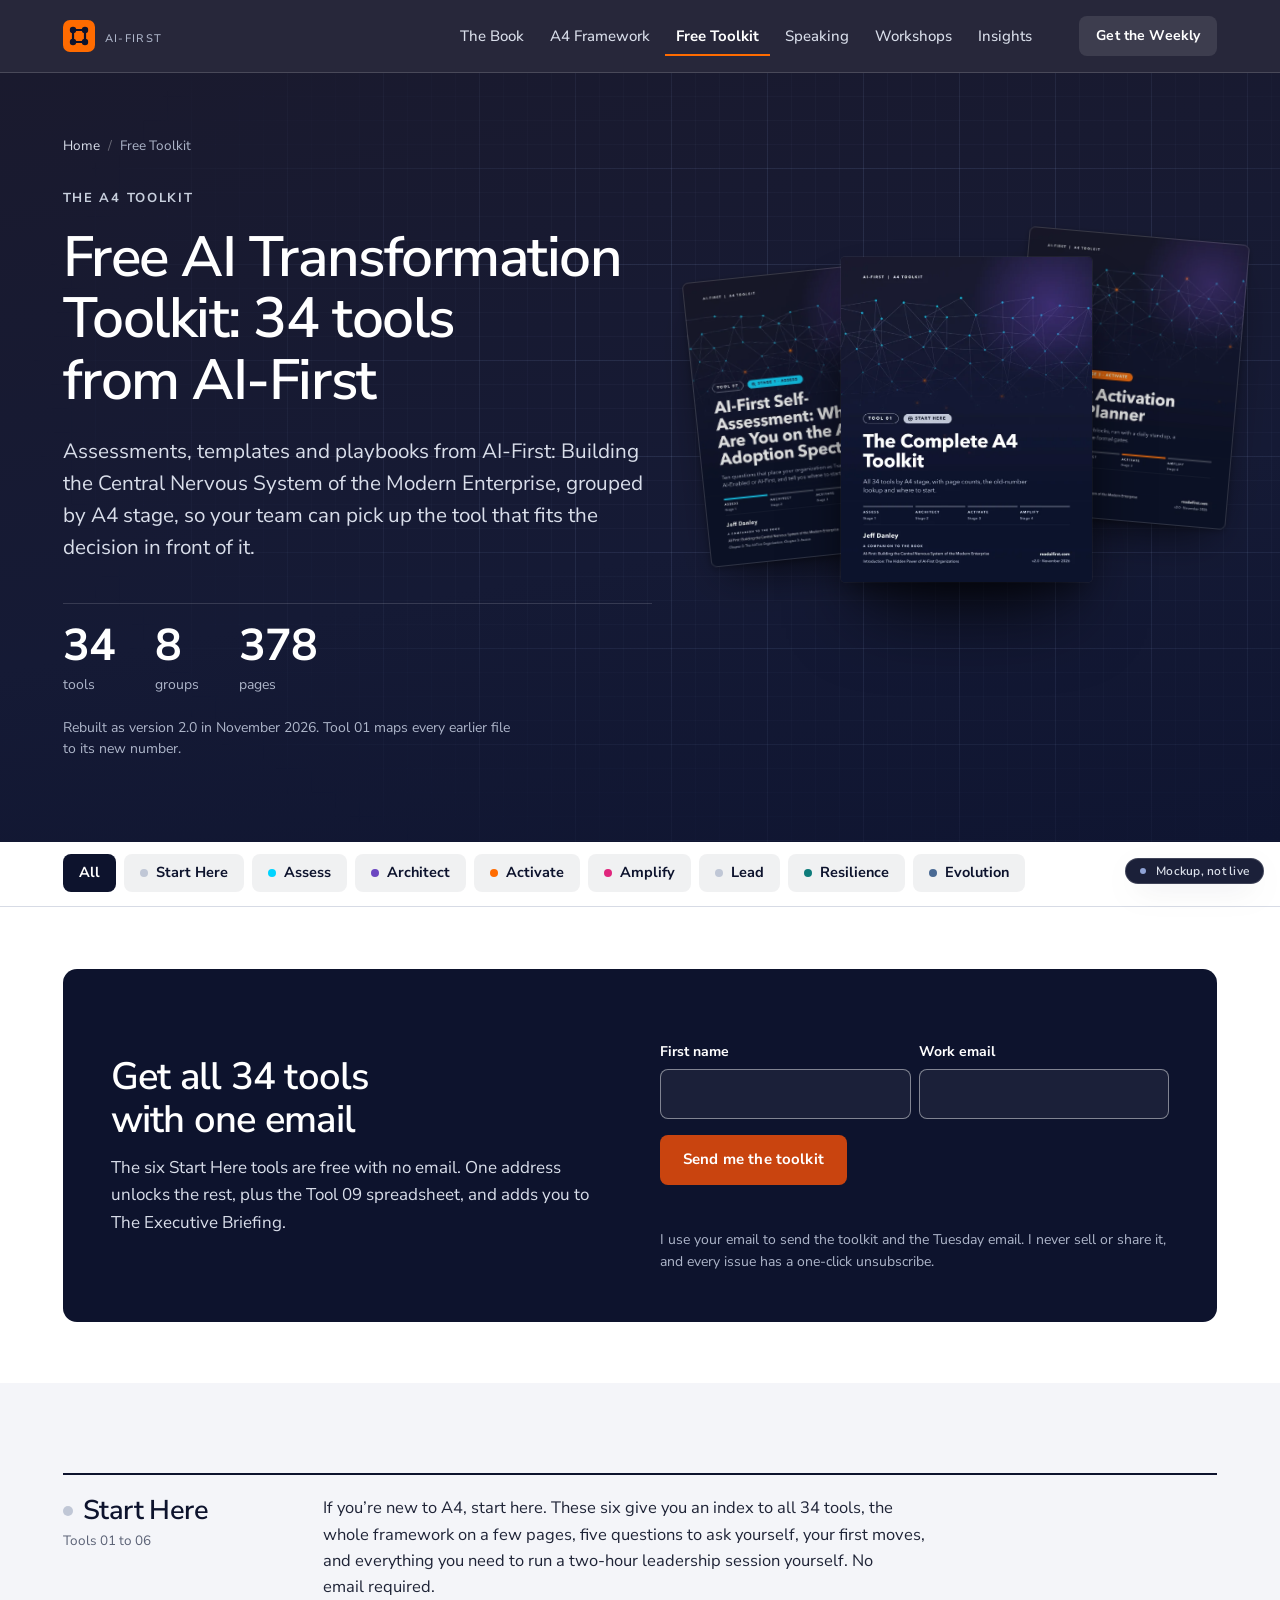
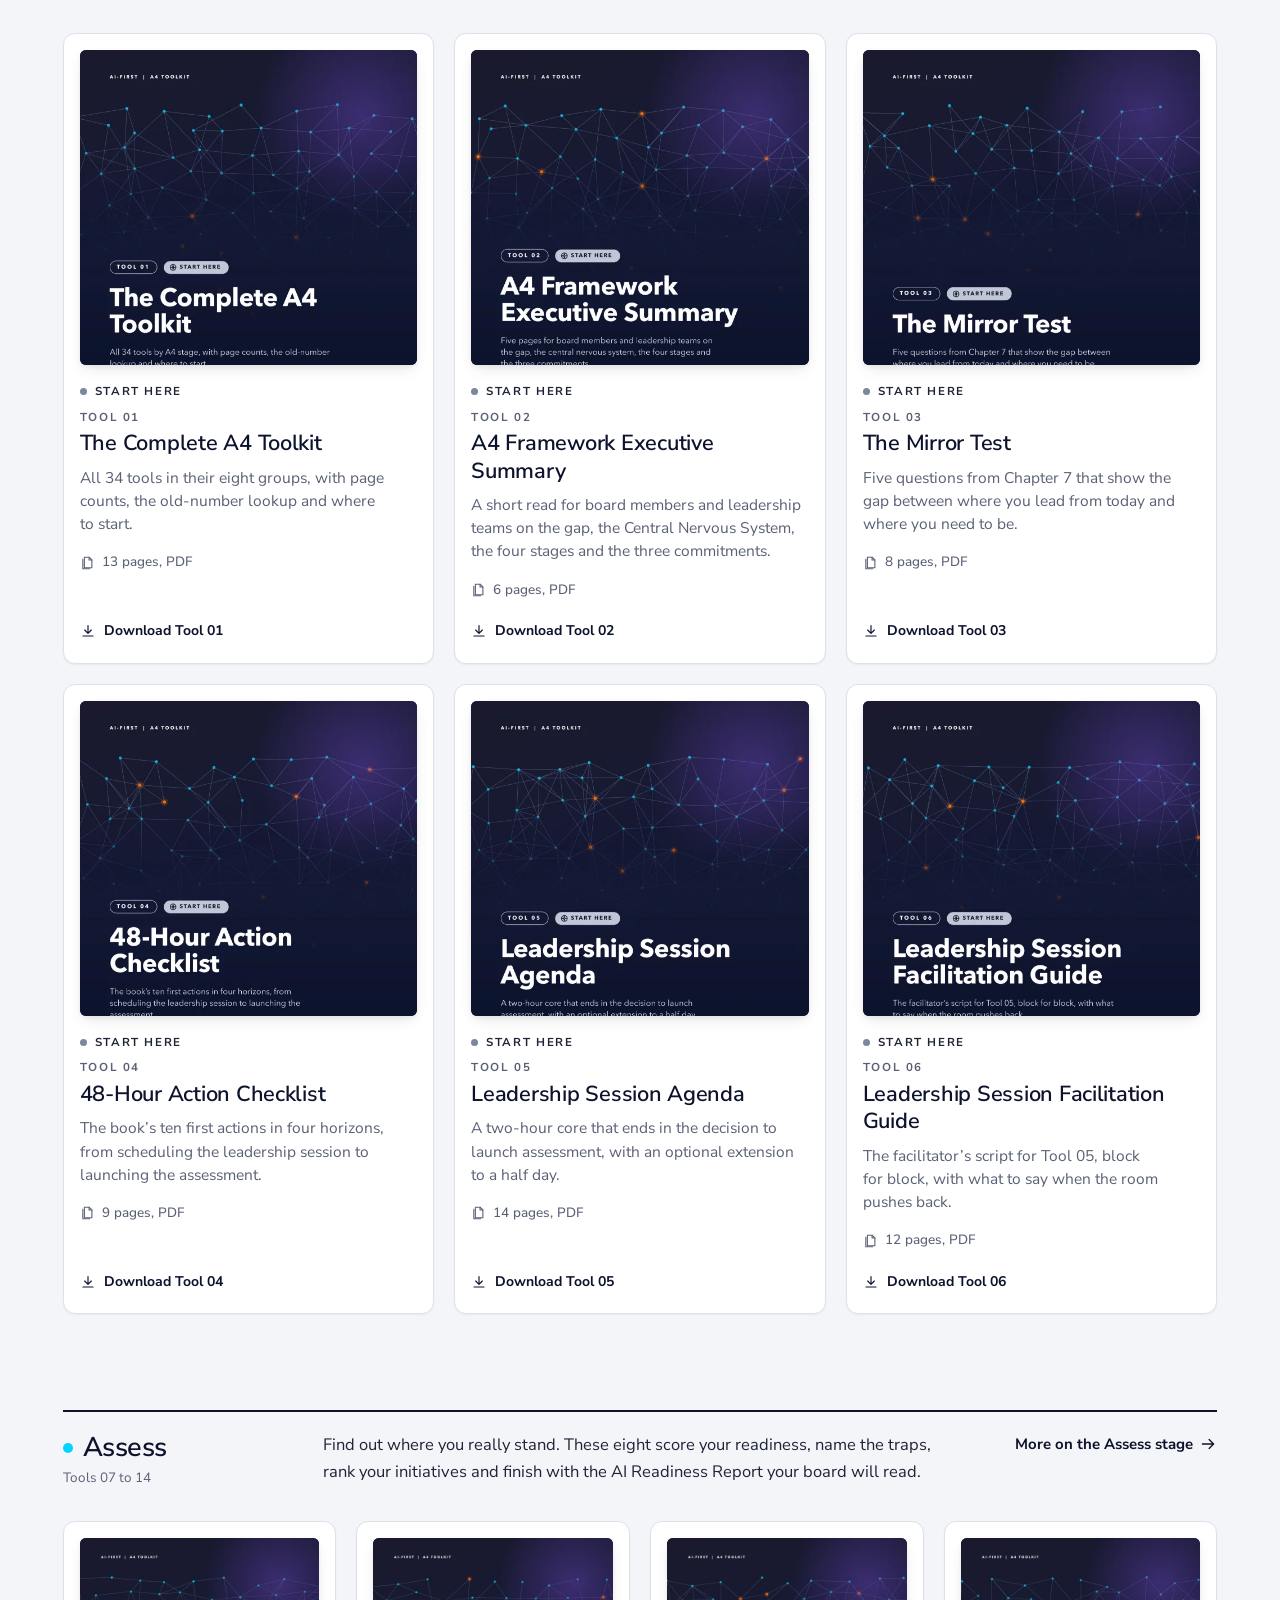
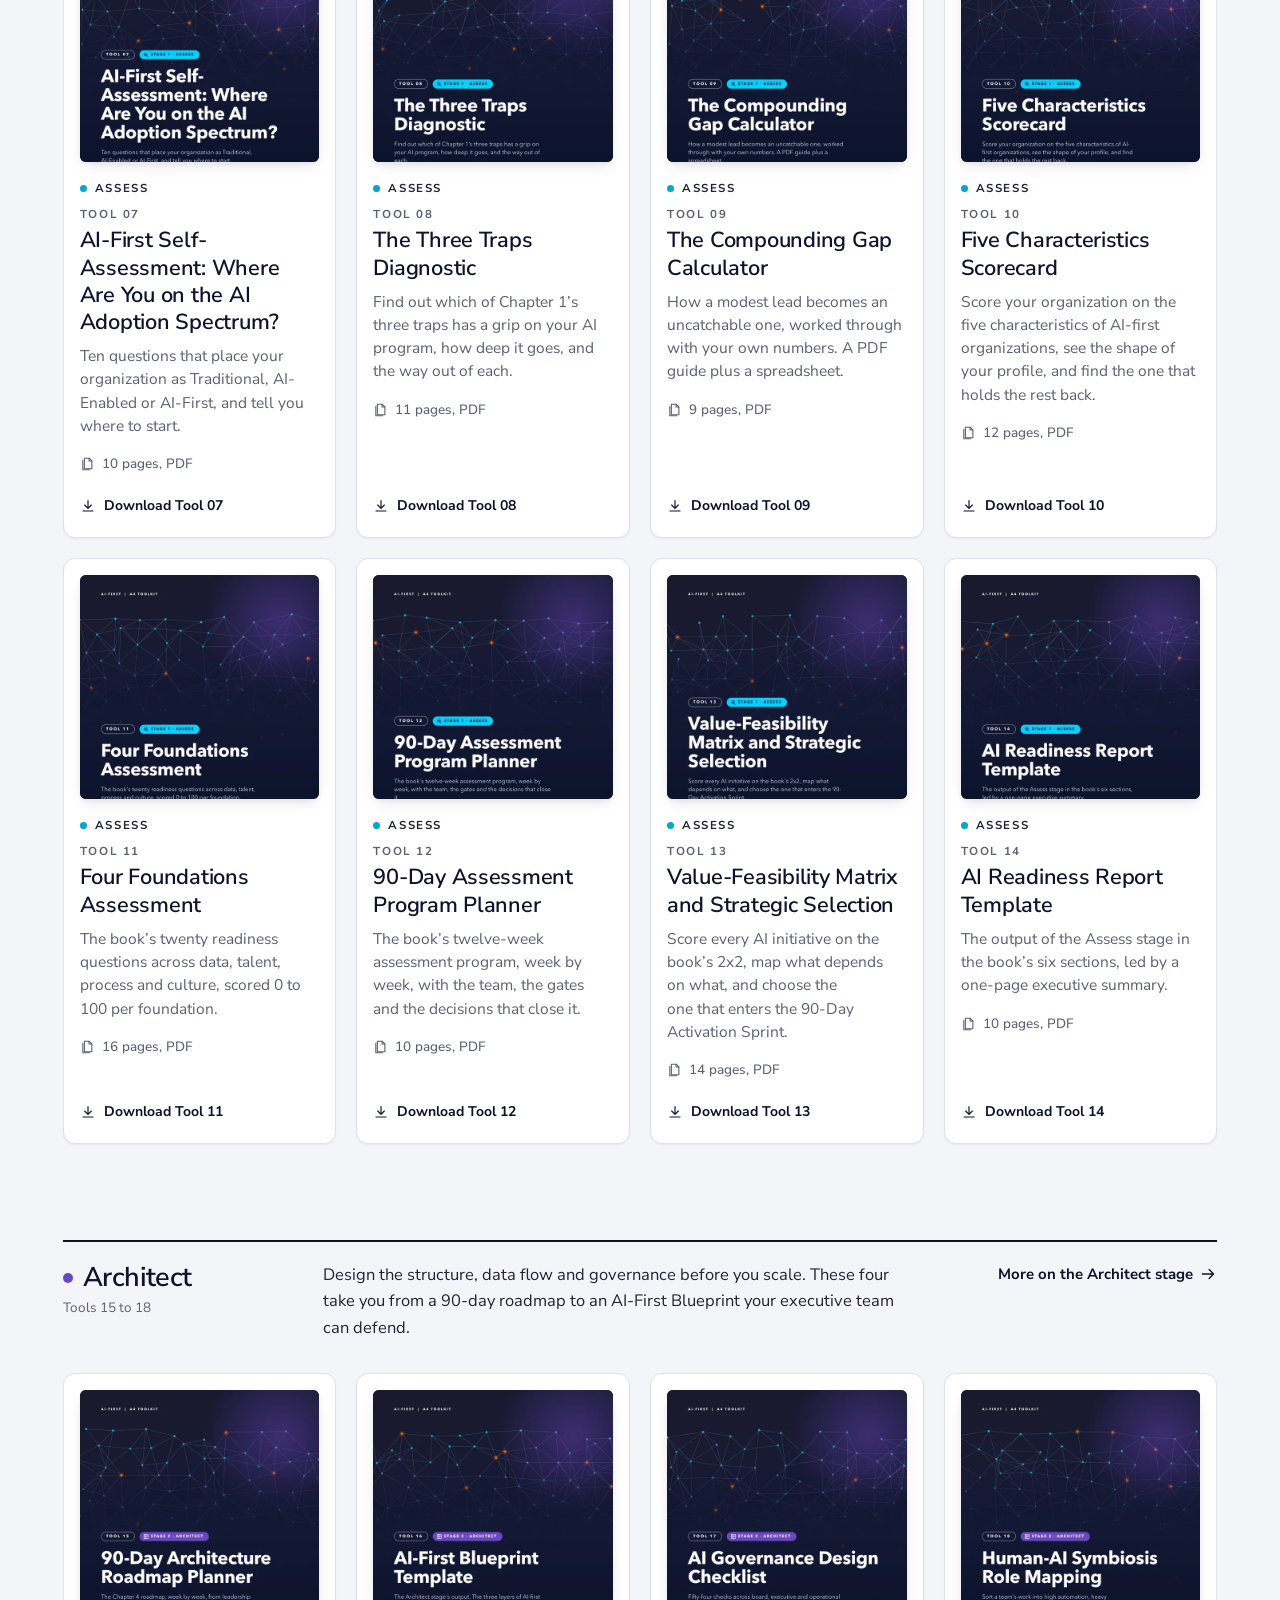
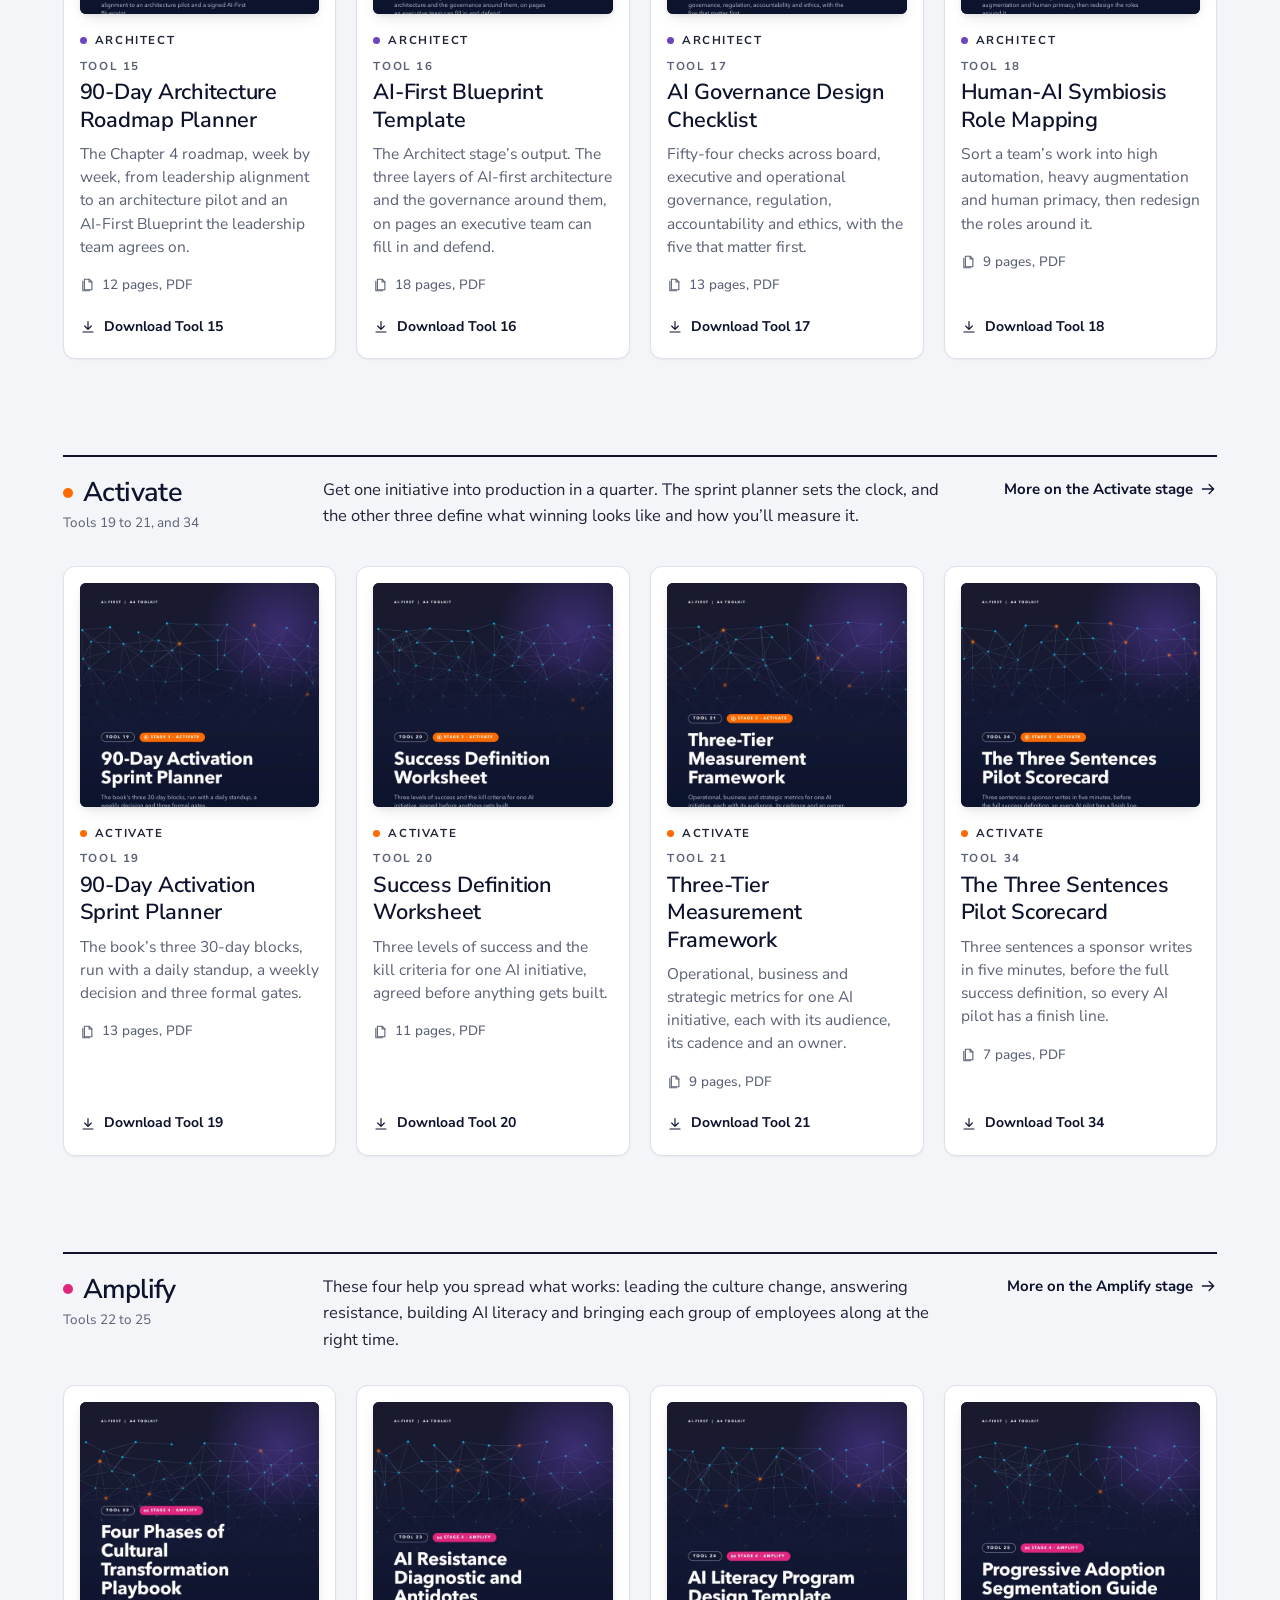
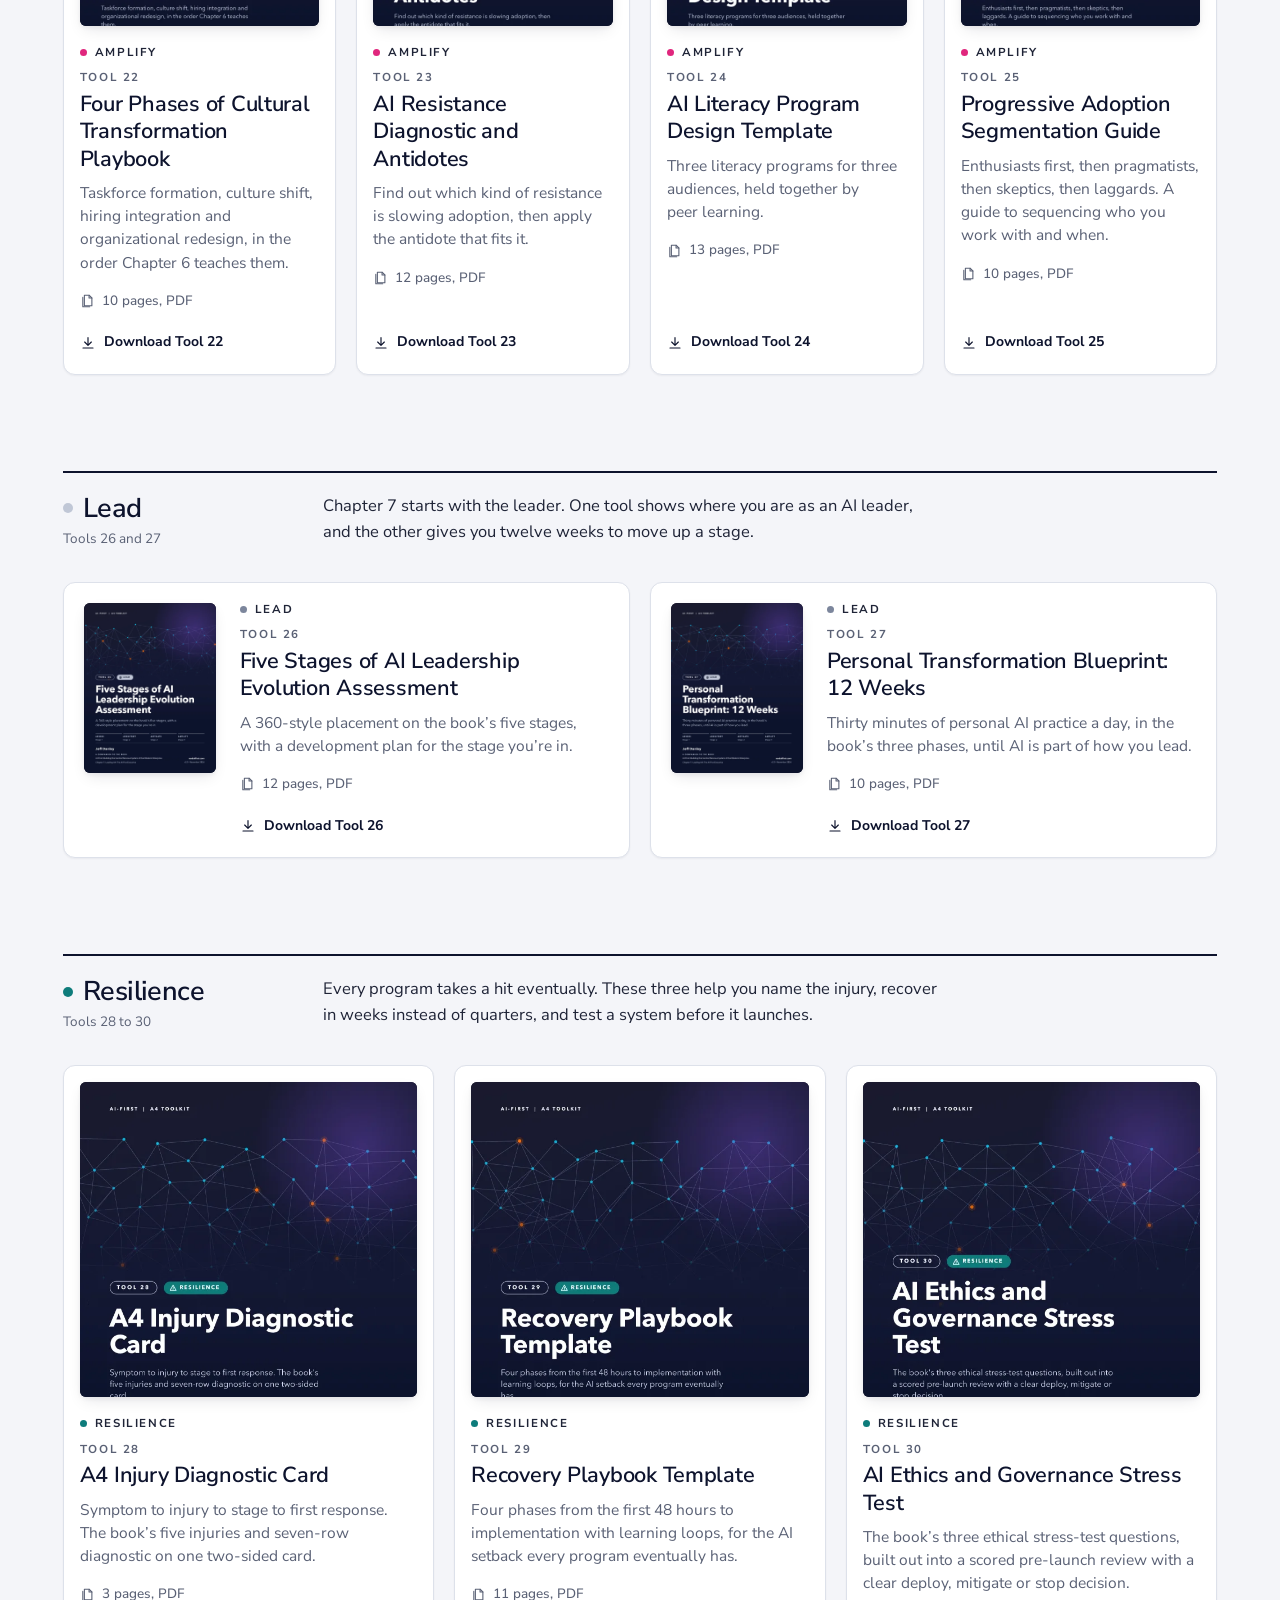
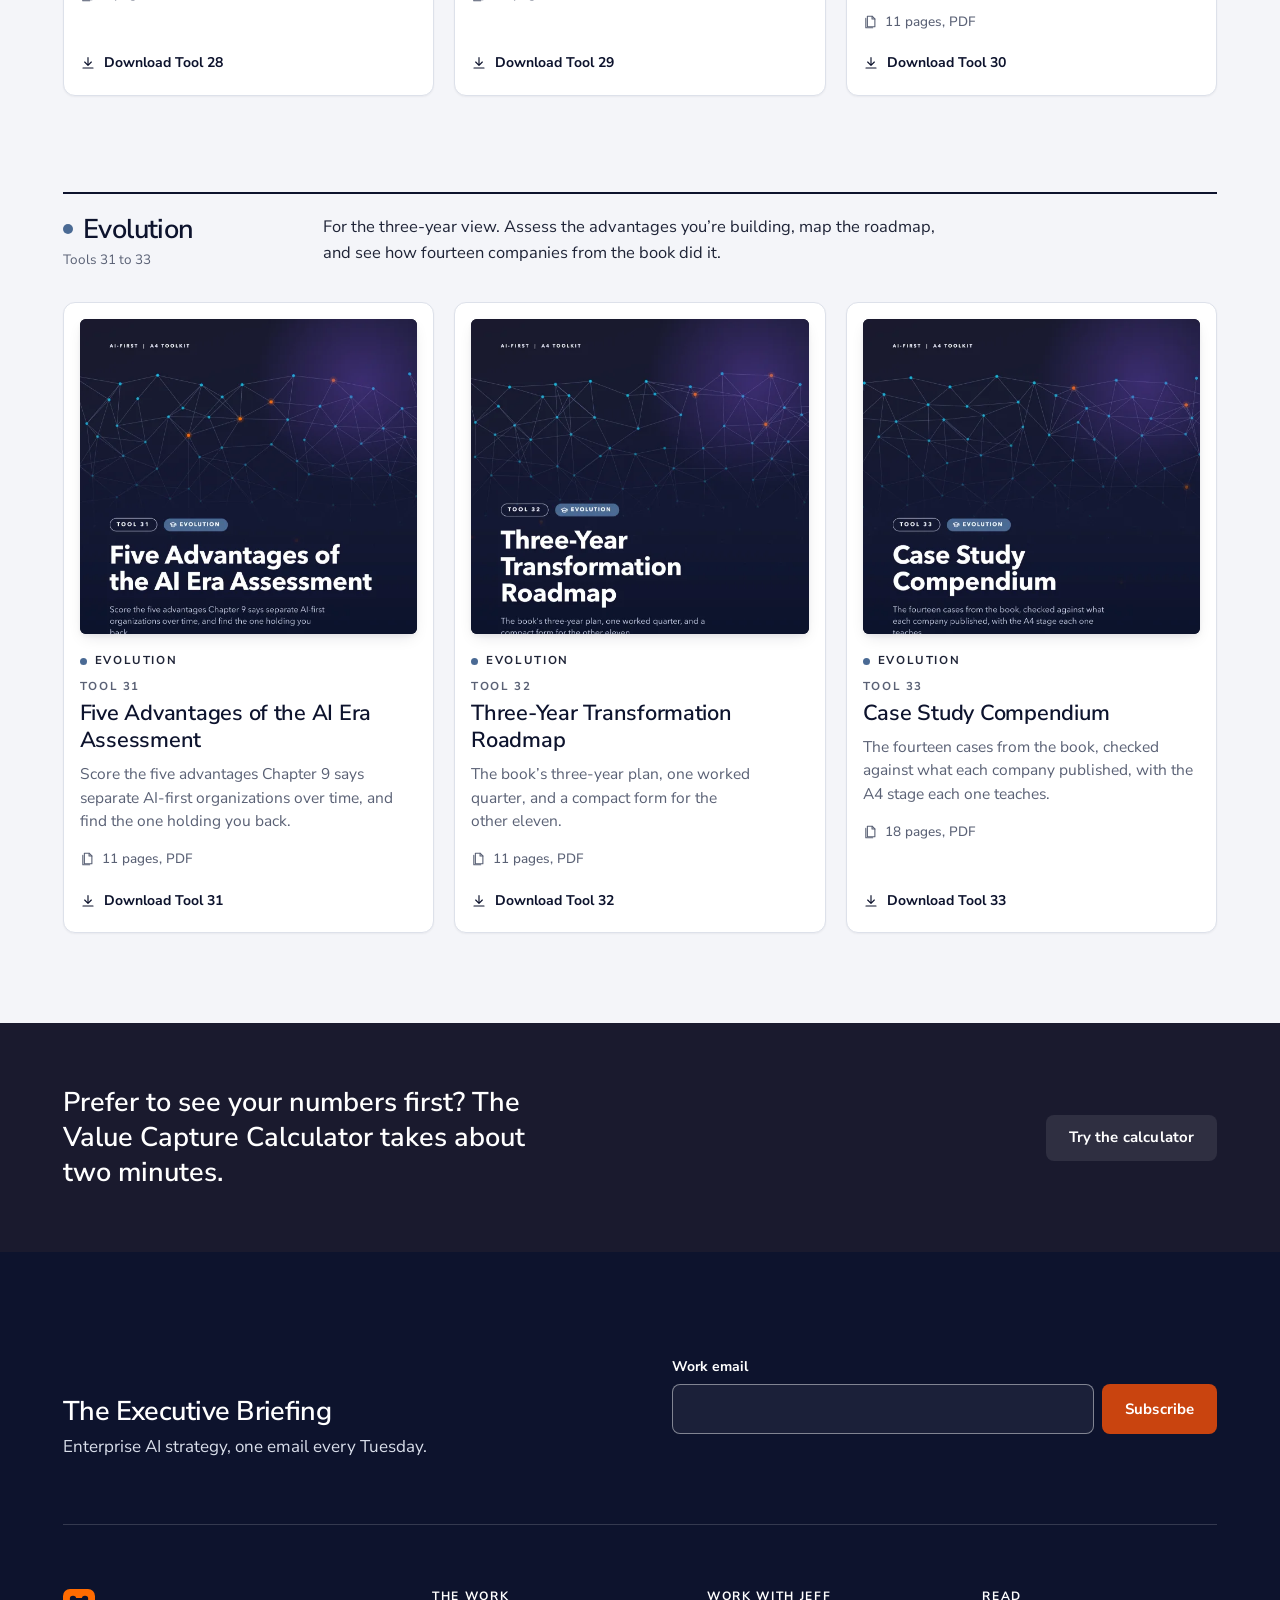
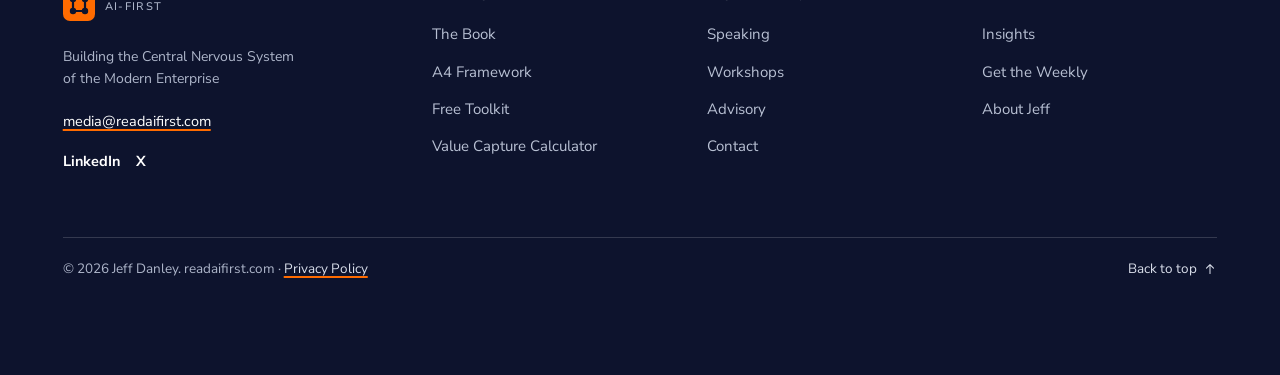
<file: resources/index.html>
<!doctype html>
<html lang="en">
<head>
<meta charset="utf-8">
<meta name="viewport" content="width=device-width, initial-scale=1">
<meta name="robots" content="noindex,nofollow">
<title>Free AI Transformation Toolkit: 34 A4 Tools | AI-First</title>
<meta name="description" content="34 free assessments, templates and playbooks from the book AI-First, grouped by A4 stage. Readiness, governance, 90-day sprints and more. Instant access.">
<link rel="icon" href="../assets/brand/favicon.ico" sizes="32x32">
<link rel="icon" type="image/svg+xml" href="../assets/brand/favicon.svg">
<link rel="icon" type="image/png" sizes="32x32" href="../assets/brand/favicon-32.png">
<link rel="icon" type="image/png" sizes="16x16" href="../assets/brand/favicon-16.png">
<link rel="apple-touch-icon" sizes="180x180" href="../assets/brand/apple-touch-icon.png">
<link rel="stylesheet" href="../assets/css/tokens.css">
<link rel="stylesheet" href="../assets/css/components.css">
<link rel="stylesheet" href="../assets/css/site.css">
<script>try{if(sessionStorage.getItem("ph")==="1")document.documentElement.classList.add("show-ph")}catch(e){}</script>
<script src="../assets/js/site.js" defer></script>
</head>
<body id="top">
<a class="skip" href="#main">Skip to content</a>
<svg xmlns="http://www.w3.org/2000/svg" style="display:none" fill="none" stroke="currentColor" stroke-width="1.75" stroke-linecap="round" stroke-linejoin="round"><symbol id="i-assess" viewBox="0 0 24 24"><circle cx="10.5" cy="10.5" r="6.5"/><path d="M15.3 15.3 21 21"/><path d="M6.5 11h2l1.2-2.5 1.8 4.5 1.3-2H14.5"/></symbol><symbol id="i-architect" viewBox="0 0 24 24"><rect x="3" y="3" width="18" height="18" rx="2"/><path d="M3 9h18M9 3v18"/><path d="M9 21a12 12 0 0 1 12-12"/></symbol><symbol id="i-activate" viewBox="0 0 24 24"><circle cx="12" cy="12" r="9"/><path d="M13 6.5 8.5 13h3.5l-1 4.5 4.5-6.5H12z"/></symbol><symbol id="i-amplify" viewBox="0 0 24 24"><circle cx="12" cy="12" r="2"/><path d="M8.2 15.8a5.4 5.4 0 0 1 0-7.6M15.8 8.2a5.4 5.4 0 0 1 0 7.6"/><path d="M5.4 18.6a9.3 9.3 0 0 1 0-13.2M18.6 5.4a9.3 9.3 0 0 1 0 13.2"/></symbol><symbol id="i-leadership" viewBox="0 0 24 24"><circle cx="12" cy="12" r="9"/><path d="m12 5 2 7-2 7-2-7z"/><path d="M5 12h3M16 12h3"/></symbol><symbol id="i-assessment" viewBox="0 0 24 24"><rect x="5" y="3.5" width="14" height="18" rx="2"/><path d="M9 3.5h6v3H9z"/><path d="m8.5 12 1.5 1.5 3-3M8.5 17h7"/></symbol><symbol id="i-roadmap" viewBox="0 0 24 24"><path d="M3 6.5 9 4l6 2.5L21 4v13.5L15 20l-6-2.5L3 20z"/><path d="M9 4v13.5M15 6.5V20"/></symbol><symbol id="i-team" viewBox="0 0 24 24"><circle cx="9" cy="8" r="3"/><path d="M3.5 19a5.5 5.5 0 0 1 11 0"/><circle cx="17" cy="9" r="2.4"/><path d="M15.5 14.2A4.5 4.5 0 0 1 21 18.5"/></symbol><symbol id="i-governance" viewBox="0 0 24 24"><path d="M12 3 4.5 6v5.5c0 4.6 3.2 8.2 7.5 9.5 4.3-1.3 7.5-4.9 7.5-9.5V6z"/><path d="m9 12 2 2 4-4"/></symbol><symbol id="i-measurement" viewBox="0 0 24 24"><path d="M3.5 20.5h17"/><path d="M6.5 17v-5M11 17V8M15.5 17v-7M20 17V5"/></symbol><symbol id="i-risk" viewBox="0 0 24 24"><path d="M12 3.5 21.5 20h-19z"/><path d="M12 10v4.5"/><circle cx="12" cy="17.2" r=".4"/></symbol><symbol id="i-calendar" viewBox="0 0 24 24"><rect x="3.5" y="5" width="17" height="15.5" rx="2"/><path d="M3.5 10h17M8 3v4M16 3v4"/><path d="M8 14h2M14 14h2M8 17h2"/></symbol><symbol id="i-gate" viewBox="0 0 24 24"><path d="M4 21V7l8-4 8 4v14"/><path d="M4 21h16M9 21v-7h6v7"/><path d="M12 7.5v2"/></symbol><symbol id="i-signoff" viewBox="0 0 24 24"><path d="M3.5 18.5c2-1 3-4.5 4.8-4.5 1.6 0 .8 3.5 2.4 3.5 1.4 0 2-2.5 3.3-2.5 1 0 1 1.5 2 1.5"/><path d="M3.5 21h17"/><path d="m14.5 4.5 4 4L11 16H7v-4z"/></symbol><symbol id="i-culture" viewBox="0 0 24 24"><path d="M12 20.5s-7.5-4.4-7.5-10A4.3 4.3 0 0 1 12 7.6a4.3 4.3 0 0 1 7.5 2.9c0 5.6-7.5 10-7.5 10z"/><path d="M8 12h2l1-2 2 4 1-2h2"/></symbol><symbol id="i-learning" viewBox="0 0 24 24"><path d="M2.5 9 12 4.5 21.5 9 12 13.5z"/><path d="M6.5 11v5c1.5 1.5 3.5 2.3 5.5 2.3s4-.8 5.5-2.3v-5"/><path d="M21.5 9v5.5"/></symbol><symbol id="i-checklist" viewBox="0 0 24 24"><path d="m4 6.5 1.5 1.5 3-3M4 13l1.5 1.5 3-3"/><rect x="4" y="17.5" width="4" height="3.5" rx=".6"/><path d="M11.5 7h8.5M11.5 13.5h8.5M11.5 19.5h8.5"/></symbol><symbol id="i-info" viewBox="0 0 24 24"><circle cx="12" cy="12" r="9"/><path d="M12 11v5.5"/><circle cx="12" cy="7.8" r=".4"/></symbol><symbol id="i-book" viewBox="0 0 24 24"><path d="M12 6.5C10 5 7 4.5 3.5 5v13.5c3.5-.5 6.5 0 8.5 1.5 2-1.5 5-2 8.5-1.5V5C17 4.5 14 5 12 6.5z"/><path d="M12 6.5V20"/></symbol><symbol id="i-key" viewBox="0 0 24 24"><circle cx="12" cy="10" r="5.5"/><path d="M12 7.5v3M12 15.5V21M9.5 18.5h5"/></symbol><symbol id="i-target" viewBox="0 0 24 24"><circle cx="12" cy="12" r="9"/><circle cx="12" cy="12" r="5"/><circle cx="12" cy="12" r="1.2"/></symbol></svg>
<svg xmlns="http://www.w3.org/2000/svg" style="display:none" fill="none" stroke="currentColor" stroke-width="1.75" stroke-linecap="round" stroke-linejoin="round"><symbol id="i-arrow" viewBox="0 0 24 24"><path d="M4.5 12h15M13.5 6l6 6-6 6"/></symbol><symbol id="i-download" viewBox="0 0 24 24"><path d="M12 4v11M7 10.5l5 5 5-5"/><path d="M4.5 19.5h15"/></symbol><symbol id="i-eye" viewBox="0 0 24 24"><path d="M2.5 12S6 5.5 12 5.5 21.5 12 21.5 12 18 18.5 12 18.5 2.5 12 2.5 12z"/><circle cx="12" cy="12" r="3"/></symbol><symbol id="i-menu" viewBox="0 0 24 24"><path d="M4 7h16M4 12h16M4 17h16"/></symbol><symbol id="i-close" viewBox="0 0 24 24"><path d="M6 6l12 12M18 6 6 18"/></symbol><symbol id="i-pages" viewBox="0 0 24 24"><path d="M7 3.5h7.5L19 8v12.5H7z"/><path d="M14.5 3.5V8H19"/><path d="M4.5 7v15h11"/></symbol><symbol id="i-quote" viewBox="0 0 24 24"><path d="M4 17.5c0-5 1.5-8 5.5-10.5M4 17.5h5V12H4M14 17.5c0-5 1.5-8 5.5-10.5M14 17.5h5V12h-5"/></symbol><symbol id="i-award" viewBox="0 0 24 24"><circle cx="12" cy="9" r="5.5"/><path d="M8.5 13.3 7 21l5-2.5 5 2.5-1.5-7.7"/></symbol><symbol id="i-mic" viewBox="0 0 24 24"><rect x="9" y="3" width="6" height="11" rx="3"/><path d="M5.5 11a6.5 6.5 0 0 0 13 0M12 17.5V21M8.5 21h7"/></symbol></svg>
<header class="site-header on-dark">
  <div class="container bar">
    <a class="brand" href="../" aria-label="AI-First, home"><svg class="brand-mark" aria-hidden="true" focusable="false" xmlns="http://www.w3.org/2000/svg" viewBox="0 0 32 32" width="32" height="32"><rect width="32" height="32" rx="7" fill="#FF6B00"/><path d="M10 10h12v12H10z" fill="none" stroke="#0D132D" stroke-width="2.2"/><circle cx="10" cy="10" r="3.2" fill="#0D132D"/><circle cx="22" cy="10" r="3.2" fill="#0D132D"/><circle cx="10" cy="22" r="3.2" fill="#0D132D"/><circle cx="22" cy="22" r="3.2" fill="#0D132D"/></svg><span class="brand-word"><b><span class="nb">AI-First</span></b><span class="tagline">Building the Central Nervous System of the Modern Enterprise</span></span></a>
    <nav class="site-nav" id="site-nav" aria-label="Primary"><a href="../book/">The Book</a><a href="../a4-framework/">A4 Framework</a><a href="../resources/" aria-current="page">Free Toolkit</a><a href="../speaking/">Speaking</a><a href="../workshops/">Workshops</a><a href="../blog/">Insights</a><a class="btn btn--primary nav-cta" href="../weekly/">Get the Weekly</a></nav>
    <a class="btn btn--sm cta" href="../weekly/">Get the Weekly</a>
    <button class="nav-toggle" type="button" data-nav-toggle aria-expanded="false" aria-controls="site-nav" aria-label="Menu"><svg class="i-open" aria-hidden="true" focusable="false"><use href="#i-menu"/></svg><svg class="i-close" aria-hidden="true" focusable="false"><use href="#i-close"/></svg><span class="t-open">Menu</span><span class="t-close">Close</span></button>
  </div>
</header>
<main id="main">

<section class="page-hero field bp theme-dark" aria-labelledby="h1">
  <div class="container hero-split">
    <div>
      <nav class="crumbs" aria-label="Breadcrumb"><ol><li><a href="../">Home</a></li><li aria-current="page">Free Toolkit</li></ol></nav>
      <span class="label">The A4 Toolkit</span>
      <h1 id="h1" class="long">Free AI Transformation Toolkit: 34 tools from <span class="nb">AI-First</span></h1>
      <p class="lead">Assessments, templates and playbooks from <span class="nb">AI-First:</span> Building the Central Nervous System of the Modern Enterprise, grouped by A4 stage, so your team can pick up the tool that fits the decision in front of it.</p>
      <div class="stats" aria-label="34 tools, 8 groups, 378 pages"><div><b>34</b><span>tools</span></div><div><b>8</b><span>groups</span></div><div><b>378</b><span>pages</span></div></div>
      <p class="micro" style="margin-top:var(--sp-5)">Rebuilt as version 2.0 in November 2026. Tool 01 maps every earlier file to its new number.</p>
    </div>
    <div class="artifacts artifacts--tools">
      <img class="tc tc-1" src="../assets/tools/tool-07.webp" width="600" height="777" alt="Cover of Tool 07, AI-First Self-Assessment: Where Are You on the AI Adoption Spectrum?"><img class="tc tc-2" src="../assets/tools/tool-19.webp" width="600" height="777" alt="Cover of Tool 19, 90-Day Activation Sprint Planner">
      <img class="book book--tool" src="../assets/tools/tool-01.webp" width="600" height="777" alt="Cover of Tool 01, The Complete A4 Toolkit">
    </div>
  </div>
</section><div class="filter-bar"><div class="container"><div class="filters" data-filter-group="#library" data-mode="groups" role="group" aria-label="Filter tools by stage"><button type="button" data-f="all" aria-pressed="true">All</button><button type="button" data-f="starters" aria-pressed="false" data-stage="start"><span class="sw" aria-hidden="true"></span>Start Here</button><button type="button" data-f="assess" aria-pressed="false" data-stage="assess"><span class="sw" aria-hidden="true"></span>Assess</button><button type="button" data-f="architect" aria-pressed="false" data-stage="architect"><span class="sw" aria-hidden="true"></span>Architect</button><button type="button" data-f="activate" aria-pressed="false" data-stage="activate"><span class="sw" aria-hidden="true"></span>Activate</button><button type="button" data-f="amplify" aria-pressed="false" data-stage="amplify"><span class="sw" aria-hidden="true"></span>Amplify</button><button type="button" data-f="lead" aria-pressed="false" data-stage="lead"><span class="sw" aria-hidden="true"></span>Lead</button><button type="button" data-f="resilience" aria-pressed="false" data-stage="resilience"><span class="sw" aria-hidden="true"></span>Resilience</button><button type="button" data-f="evolution" aria-pressed="false" data-stage="evolution"><span class="sw" aria-hidden="true"></span>Evolution</button></div></div></div>
<section class="s s-white s-tight" aria-labelledby="gt-h" id="gate">
  <div class="container">
    <div class="gate theme-dark">
      <div><h2 id="gt-h">Get all 34 tools with one email</h2><p>The six Start Here tools are free with no email. One address unlocks the rest, plus the Tool 09 spreadsheet, and adds you to The Executive Briefing.</p></div>
      <div><form class="nl-form" data-newsletter data-success="You’re in. The first issue arrives Tuesday." novalidate><div class="form-row"><div class="field"><label for="gate-fn">First name</label><input class="input" id="gate-fn" name="first" autocomplete="given-name"></div><div class="field"><label for="gate-em">Work email</label><input class="input" id="gate-em" name="email" type="email" autocomplete="email" required></div><button class="btn btn--primary" type="submit">Send me the toolkit</button></div><p class="field-msg" role="status" aria-live="polite"></p><p class="fineprint">I use your email to send the toolkit and the Tuesday email. I never sell or share it, and every issue has a one-click unsubscribe.</p></form></div>
    </div>
  </div>
</section>
<section class="s s-tint" aria-label="All 34 tools">
  <div class="container" id="library"><section class="stage-group" data-group="starters" data-stage="start" id="start-here" aria-labelledby="g-starters">
      <div class="g-head"><div><div class="g-name"><span class="sw" aria-hidden="true"></span><h2 id="g-starters">Start Here</h2></div><span class="g-range">Tools 01 to 06</span></div><p>If you’re new to A4, start here. These six give you an index to all 34 tools, the whole framework on a few pages, five questions to ask yourself, your first moves, and everything you need to run a two-hour leadership session yourself. No email required.</p><span></span></div>
      <div class="tool-grid three"><article class="tool-card tool-card--stack " data-stage="start" data-cat="starters"><div class="cover"><img src="../assets/tools/tool-01.webp" srcset="../assets/tools/tool-01.webp 600w, ../assets/tools/tool-01@2x.webp 1200w" sizes="(max-width: 720px) 90vw, 300px" width="600" height="777" alt="Cover of Tool 01, The Complete A4 Toolkit" loading="lazy"></div><div class="body"><div class="meta"><span class="chip chip--start">Start Here</span></div><h3><a href="https://readaifirst.com/wp-content/uploads/2026/11/A4-01-complete-a4-toolkit.pdf" target="_blank" rel="noopener"><span class="tno">Tool 01</span><span class="sep"> · </span>The Complete A4 Toolkit</a></h3><p class="line">All 34 tools in their eight groups, with page counts, the old-number lookup and where to start.</p><div class="facts"><span><svg aria-hidden="true" focusable="false"><use href="#i-pages"/></svg>13 pages, PDF</span></div><div class="actions"><a class="dl" href="https://readaifirst.com/wp-content/uploads/2026/11/A4-01-complete-a4-toolkit.pdf" target="_blank" rel="noopener"><svg aria-hidden="true" focusable="false"><use href="#i-download"/></svg>Download Tool 01</a></div></div></article><article class="tool-card tool-card--stack " data-stage="start" data-cat="starters"><div class="cover"><img src="../assets/tools/tool-02.webp" srcset="../assets/tools/tool-02.webp 600w, ../assets/tools/tool-02@2x.webp 1200w" sizes="(max-width: 720px) 90vw, 300px" width="600" height="777" alt="Cover of Tool 02, A4 Framework Executive Summary" loading="lazy"></div><div class="body"><div class="meta"><span class="chip chip--start">Start Here</span></div><h3><a href="https://readaifirst.com/wp-content/uploads/2026/11/A4-02-executive-summary.pdf" target="_blank" rel="noopener"><span class="tno">Tool 02</span><span class="sep"> · </span>A4 Framework Executive Summary</a></h3><p class="line">A short read for board members and leadership teams on the gap, the Central Nervous System, the four stages and the three commitments.</p><div class="facts"><span><svg aria-hidden="true" focusable="false"><use href="#i-pages"/></svg>6 pages, PDF</span></div><div class="actions"><a class="dl" href="https://readaifirst.com/wp-content/uploads/2026/11/A4-02-executive-summary.pdf" target="_blank" rel="noopener"><svg aria-hidden="true" focusable="false"><use href="#i-download"/></svg>Download Tool 02</a></div></div></article><article class="tool-card tool-card--stack " data-stage="start" data-cat="starters"><div class="cover"><img src="../assets/tools/tool-03.webp" srcset="../assets/tools/tool-03.webp 600w, ../assets/tools/tool-03@2x.webp 1200w" sizes="(max-width: 720px) 90vw, 300px" width="600" height="777" alt="Cover of Tool 03, The Mirror Test" loading="lazy"></div><div class="body"><div class="meta"><span class="chip chip--start">Start Here</span></div><h3><a href="https://readaifirst.com/wp-content/uploads/2026/11/A4-03-mirror-test.pdf" target="_blank" rel="noopener"><span class="tno">Tool 03</span><span class="sep"> · </span>The Mirror Test</a></h3><p class="line">Five questions from Chapter 7 that show the gap between where you lead from today and where you need to be.</p><div class="facts"><span><svg aria-hidden="true" focusable="false"><use href="#i-pages"/></svg>8 pages, PDF</span></div><div class="actions"><a class="dl" href="https://readaifirst.com/wp-content/uploads/2026/11/A4-03-mirror-test.pdf" target="_blank" rel="noopener"><svg aria-hidden="true" focusable="false"><use href="#i-download"/></svg>Download Tool 03</a></div></div></article><article class="tool-card tool-card--stack " data-stage="start" data-cat="starters"><div class="cover"><img src="../assets/tools/tool-04.webp" srcset="../assets/tools/tool-04.webp 600w, ../assets/tools/tool-04@2x.webp 1200w" sizes="(max-width: 720px) 90vw, 300px" width="600" height="777" alt="Cover of Tool 04, 48-Hour Action Checklist" loading="lazy"></div><div class="body"><div class="meta"><span class="chip chip--start">Start Here</span></div><h3><a href="https://readaifirst.com/wp-content/uploads/2026/11/A4-04-48-hour-action-checklist.pdf" target="_blank" rel="noopener"><span class="tno">Tool 04</span><span class="sep"> · </span>48-Hour Action Checklist</a></h3><p class="line">The book’s ten first actions in four horizons, from scheduling the leadership session to launching the assessment.</p><div class="facts"><span><svg aria-hidden="true" focusable="false"><use href="#i-pages"/></svg>9 pages, PDF</span></div><div class="actions"><a class="dl" href="https://readaifirst.com/wp-content/uploads/2026/11/A4-04-48-hour-action-checklist.pdf" target="_blank" rel="noopener"><svg aria-hidden="true" focusable="false"><use href="#i-download"/></svg>Download Tool 04</a></div></div></article><article class="tool-card tool-card--stack " data-stage="start" data-cat="starters"><div class="cover"><img src="../assets/tools/tool-05.webp" srcset="../assets/tools/tool-05.webp 600w, ../assets/tools/tool-05@2x.webp 1200w" sizes="(max-width: 720px) 90vw, 300px" width="600" height="777" alt="Cover of Tool 05, Leadership Session Agenda" loading="lazy"></div><div class="body"><div class="meta"><span class="chip chip--start">Start Here</span></div><h3><a href="https://readaifirst.com/wp-content/uploads/2026/11/A4-05-leadership-session-agenda.pdf" target="_blank" rel="noopener"><span class="tno">Tool 05</span><span class="sep"> · </span>Leadership Session Agenda</a></h3><p class="line">A two-hour core that ends in the decision to launch assessment, with an optional extension to a half day.</p><div class="facts"><span><svg aria-hidden="true" focusable="false"><use href="#i-pages"/></svg>14 pages, PDF</span></div><div class="actions"><a class="dl" href="https://readaifirst.com/wp-content/uploads/2026/11/A4-05-leadership-session-agenda.pdf" target="_blank" rel="noopener"><svg aria-hidden="true" focusable="false"><use href="#i-download"/></svg>Download Tool 05</a></div></div></article><article class="tool-card tool-card--stack " data-stage="start" data-cat="starters"><div class="cover"><img src="../assets/tools/tool-06.webp" srcset="../assets/tools/tool-06.webp 600w, ../assets/tools/tool-06@2x.webp 1200w" sizes="(max-width: 720px) 90vw, 300px" width="600" height="777" alt="Cover of Tool 06, Leadership Session Facilitation Guide" loading="lazy"></div><div class="body"><div class="meta"><span class="chip chip--start">Start Here</span></div><h3><a href="https://readaifirst.com/wp-content/uploads/2026/11/A4-06-leadership-session-facilitation-guide.pdf" target="_blank" rel="noopener"><span class="tno">Tool 06</span><span class="sep"> · </span>Leadership Session Facilitation Guide</a></h3><p class="line">The facilitator’s script for Tool 05, block for block, with what to say when the room pushes back.</p><div class="facts"><span><svg aria-hidden="true" focusable="false"><use href="#i-pages"/></svg>12 pages, PDF</span></div><div class="actions"><a class="dl" href="https://readaifirst.com/wp-content/uploads/2026/11/A4-06-leadership-session-facilitation-guide.pdf" target="_blank" rel="noopener"><svg aria-hidden="true" focusable="false"><use href="#i-download"/></svg>Download Tool 06</a></div></div></article></div></section><section class="stage-group" data-group="assess" data-stage="assess" id="assess" aria-labelledby="g-assess">
      <div class="g-head"><div><div class="g-name"><span class="sw" aria-hidden="true"></span><h2 id="g-assess">Assess</h2></div><span class="g-range">Tools 07 to 14</span></div><p>Find out where you really stand. These eight score your readiness, name the traps, rank your initiatives and finish with the AI Readiness Report your board will read.</p><a class="link-arrow" href="../a4-framework/assess/">More on the Assess stage<svg aria-hidden="true" focusable="false"><use href="#i-arrow"/></svg></a></div>
      <div class="tool-grid "><article class="tool-card tool-card--stack " data-stage="assess" data-cat="assess"><div class="cover"><img src="../assets/tools/tool-07.webp" srcset="../assets/tools/tool-07.webp 600w, ../assets/tools/tool-07@2x.webp 1200w" sizes="(max-width: 720px) 90vw, 300px" width="600" height="777" alt="Cover of Tool 07, AI-First Self-Assessment: Where Are You on the AI Adoption Spectrum?" loading="lazy"></div><div class="body"><div class="meta"><span class="chip chip--assess">Assess</span></div><h3><a href="https://readaifirst.com/wp-content/uploads/2026/11/A4-07-ai-first-self-assessment.pdf" target="_blank" rel="noopener"><span class="tno">Tool 07</span><span class="sep"> · </span><span class="nb">AI-First</span> Self-Assessment: Where Are You on the AI Adoption Spectrum?</a></h3><p class="line">Ten questions that place your organization as Traditional, AI-Enabled or <span class="nb">AI-First,</span> and tell you where to start.</p><div class="facts"><span><svg aria-hidden="true" focusable="false"><use href="#i-pages"/></svg>10 pages, PDF</span></div><div class="actions"><a class="dl" href="https://readaifirst.com/wp-content/uploads/2026/11/A4-07-ai-first-self-assessment.pdf" target="_blank" rel="noopener"><svg aria-hidden="true" focusable="false"><use href="#i-download"/></svg>Download Tool 07</a></div></div></article><article class="tool-card tool-card--stack " data-stage="assess" data-cat="assess"><div class="cover"><img src="../assets/tools/tool-08.webp" srcset="../assets/tools/tool-08.webp 600w, ../assets/tools/tool-08@2x.webp 1200w" sizes="(max-width: 720px) 90vw, 300px" width="600" height="777" alt="Cover of Tool 08, The Three Traps Diagnostic" loading="lazy"></div><div class="body"><div class="meta"><span class="chip chip--assess">Assess</span></div><h3><a href="https://readaifirst.com/wp-content/uploads/2026/11/A4-08-three-traps-diagnostic.pdf" target="_blank" rel="noopener"><span class="tno">Tool 08</span><span class="sep"> · </span>The Three Traps Diagnostic</a></h3><p class="line">Find out which of Chapter 1’s three traps has a grip on your AI program, how deep it goes, and the way out of each.</p><div class="facts"><span><svg aria-hidden="true" focusable="false"><use href="#i-pages"/></svg>11 pages, PDF</span></div><div class="actions"><a class="dl" href="https://readaifirst.com/wp-content/uploads/2026/11/A4-08-three-traps-diagnostic.pdf" target="_blank" rel="noopener"><svg aria-hidden="true" focusable="false"><use href="#i-download"/></svg>Download Tool 08</a></div></div></article><article class="tool-card tool-card--stack " data-stage="assess" data-cat="assess"><div class="cover"><img src="../assets/tools/tool-09.webp" srcset="../assets/tools/tool-09.webp 600w, ../assets/tools/tool-09@2x.webp 1200w" sizes="(max-width: 720px) 90vw, 300px" width="600" height="777" alt="Cover of Tool 09, The Compounding Gap Calculator" loading="lazy"></div><div class="body"><div class="meta"><span class="chip chip--assess">Assess</span></div><h3><a href="https://readaifirst.com/wp-content/uploads/2026/11/A4-09-compounding-gap-calculator.pdf" target="_blank" rel="noopener"><span class="tno">Tool 09</span><span class="sep"> · </span>The Compounding Gap Calculator</a></h3><p class="line">How a modest lead becomes an uncatchable one, worked through with your own numbers. A PDF guide plus a spreadsheet.</p><div class="facts"><span><svg aria-hidden="true" focusable="false"><use href="#i-pages"/></svg>9 pages, PDF</span></div><div class="actions"><a class="dl" href="https://readaifirst.com/wp-content/uploads/2026/11/A4-09-compounding-gap-calculator.pdf" target="_blank" rel="noopener"><svg aria-hidden="true" focusable="false"><use href="#i-download"/></svg>Download Tool 09</a></div></div></article><article class="tool-card tool-card--stack " data-stage="assess" data-cat="assess"><div class="cover"><img src="../assets/tools/tool-10.webp" srcset="../assets/tools/tool-10.webp 600w, ../assets/tools/tool-10@2x.webp 1200w" sizes="(max-width: 720px) 90vw, 300px" width="600" height="777" alt="Cover of Tool 10, Five Characteristics Scorecard" loading="lazy"></div><div class="body"><div class="meta"><span class="chip chip--assess">Assess</span></div><h3><a href="https://readaifirst.com/wp-content/uploads/2026/11/A4-10-five-characteristics-scorecard.pdf" target="_blank" rel="noopener"><span class="tno">Tool 10</span><span class="sep"> · </span>Five Characteristics Scorecard</a></h3><p class="line">Score your organization on the five characteristics of <span class="nb">AI-first</span> organizations, see the shape of your profile, and find the one that holds the rest back.</p><div class="facts"><span><svg aria-hidden="true" focusable="false"><use href="#i-pages"/></svg>12 pages, PDF</span></div><div class="actions"><a class="dl" href="https://readaifirst.com/wp-content/uploads/2026/11/A4-10-five-characteristics-scorecard.pdf" target="_blank" rel="noopener"><svg aria-hidden="true" focusable="false"><use href="#i-download"/></svg>Download Tool 10</a></div></div></article><article class="tool-card tool-card--stack " data-stage="assess" data-cat="assess"><div class="cover"><img src="../assets/tools/tool-11.webp" srcset="../assets/tools/tool-11.webp 600w, ../assets/tools/tool-11@2x.webp 1200w" sizes="(max-width: 720px) 90vw, 300px" width="600" height="777" alt="Cover of Tool 11, Four Foundations Assessment" loading="lazy"></div><div class="body"><div class="meta"><span class="chip chip--assess">Assess</span></div><h3><a href="https://readaifirst.com/wp-content/uploads/2026/11/A4-11-four-foundations-assessment.pdf" target="_blank" rel="noopener"><span class="tno">Tool 11</span><span class="sep"> · </span>Four Foundations Assessment</a></h3><p class="line">The book’s twenty readiness questions across data, talent, process and culture, scored 0 to 100 per foundation.</p><div class="facts"><span><svg aria-hidden="true" focusable="false"><use href="#i-pages"/></svg>16 pages, PDF</span></div><div class="actions"><a class="dl" href="https://readaifirst.com/wp-content/uploads/2026/11/A4-11-four-foundations-assessment.pdf" target="_blank" rel="noopener"><svg aria-hidden="true" focusable="false"><use href="#i-download"/></svg>Download Tool 11</a></div></div></article><article class="tool-card tool-card--stack " data-stage="assess" data-cat="assess"><div class="cover"><img src="../assets/tools/tool-12.webp" srcset="../assets/tools/tool-12.webp 600w, ../assets/tools/tool-12@2x.webp 1200w" sizes="(max-width: 720px) 90vw, 300px" width="600" height="777" alt="Cover of Tool 12, 90-Day Assessment Program Planner" loading="lazy"></div><div class="body"><div class="meta"><span class="chip chip--assess">Assess</span></div><h3><a href="https://readaifirst.com/wp-content/uploads/2026/11/A4-12-90-day-assessment-planner.pdf" target="_blank" rel="noopener"><span class="tno">Tool 12</span><span class="sep"> · </span>90-Day Assessment Program Planner</a></h3><p class="line">The book’s twelve-week assessment program, week by week, with the team, the gates and the decisions that close it.</p><div class="facts"><span><svg aria-hidden="true" focusable="false"><use href="#i-pages"/></svg>10 pages, PDF</span></div><div class="actions"><a class="dl" href="https://readaifirst.com/wp-content/uploads/2026/11/A4-12-90-day-assessment-planner.pdf" target="_blank" rel="noopener"><svg aria-hidden="true" focusable="false"><use href="#i-download"/></svg>Download Tool 12</a></div></div></article><article class="tool-card tool-card--stack " data-stage="assess" data-cat="assess"><div class="cover"><img src="../assets/tools/tool-13.webp" srcset="../assets/tools/tool-13.webp 600w, ../assets/tools/tool-13@2x.webp 1200w" sizes="(max-width: 720px) 90vw, 300px" width="600" height="777" alt="Cover of Tool 13, Value-Feasibility Matrix and Strategic Selection" loading="lazy"></div><div class="body"><div class="meta"><span class="chip chip--assess">Assess</span></div><h3><a href="https://readaifirst.com/wp-content/uploads/2026/11/A4-13-value-feasibility-matrix.pdf" target="_blank" rel="noopener"><span class="tno">Tool 13</span><span class="sep"> · </span>Value-Feasibility Matrix and Strategic Selection</a></h3><p class="line">Score every AI initiative on the book’s 2x2, map what depends on what, and choose the one that enters the 90-Day Activation Sprint.</p><div class="facts"><span><svg aria-hidden="true" focusable="false"><use href="#i-pages"/></svg>14 pages, PDF</span></div><div class="actions"><a class="dl" href="https://readaifirst.com/wp-content/uploads/2026/11/A4-13-value-feasibility-matrix.pdf" target="_blank" rel="noopener"><svg aria-hidden="true" focusable="false"><use href="#i-download"/></svg>Download Tool 13</a></div></div></article><article class="tool-card tool-card--stack " data-stage="assess" data-cat="assess"><div class="cover"><img src="../assets/tools/tool-14.webp" srcset="../assets/tools/tool-14.webp 600w, ../assets/tools/tool-14@2x.webp 1200w" sizes="(max-width: 720px) 90vw, 300px" width="600" height="777" alt="Cover of Tool 14, AI Readiness Report Template" loading="lazy"></div><div class="body"><div class="meta"><span class="chip chip--assess">Assess</span></div><h3><a href="https://readaifirst.com/wp-content/uploads/2026/11/A4-14-ai-readiness-report-template.pdf" target="_blank" rel="noopener"><span class="tno">Tool 14</span><span class="sep"> · </span>AI Readiness Report Template</a></h3><p class="line">The output of the Assess stage in the book’s six sections, led by a one-page executive summary.</p><div class="facts"><span><svg aria-hidden="true" focusable="false"><use href="#i-pages"/></svg>10 pages, PDF</span></div><div class="actions"><a class="dl" href="https://readaifirst.com/wp-content/uploads/2026/11/A4-14-ai-readiness-report-template.pdf" target="_blank" rel="noopener"><svg aria-hidden="true" focusable="false"><use href="#i-download"/></svg>Download Tool 14</a></div></div></article></div></section><section class="stage-group" data-group="architect" data-stage="architect" id="architect" aria-labelledby="g-architect">
      <div class="g-head"><div><div class="g-name"><span class="sw" aria-hidden="true"></span><h2 id="g-architect">Architect</h2></div><span class="g-range">Tools 15 to 18</span></div><p>Design the structure, data flow and governance before you scale. These four take you from a 90-day roadmap to an <span class="nb">AI-First</span> Blueprint your executive team can defend.</p><a class="link-arrow" href="../a4-framework/architect/">More on the Architect stage<svg aria-hidden="true" focusable="false"><use href="#i-arrow"/></svg></a></div>
      <div class="tool-grid "><article class="tool-card tool-card--stack " data-stage="architect" data-cat="architect"><div class="cover"><img src="../assets/tools/tool-15.webp" srcset="../assets/tools/tool-15.webp 600w, ../assets/tools/tool-15@2x.webp 1200w" sizes="(max-width: 720px) 90vw, 300px" width="600" height="777" alt="Cover of Tool 15, 90-Day Architecture Roadmap Planner" loading="lazy"></div><div class="body"><div class="meta"><span class="chip chip--architect">Architect</span></div><h3><a href="https://readaifirst.com/wp-content/uploads/2026/11/A4-15-architecture-roadmap.pdf" target="_blank" rel="noopener"><span class="tno">Tool 15</span><span class="sep"> · </span>90-Day Architecture Roadmap Planner</a></h3><p class="line">The Chapter 4 roadmap, week by week, from leadership alignment to an architecture pilot and an <span class="nb">AI-First</span> Blueprint the leadership team agrees on.</p><div class="facts"><span><svg aria-hidden="true" focusable="false"><use href="#i-pages"/></svg>12 pages, PDF</span></div><div class="actions"><a class="dl" href="https://readaifirst.com/wp-content/uploads/2026/11/A4-15-architecture-roadmap.pdf" target="_blank" rel="noopener"><svg aria-hidden="true" focusable="false"><use href="#i-download"/></svg>Download Tool 15</a></div></div></article><article class="tool-card tool-card--stack " data-stage="architect" data-cat="architect"><div class="cover"><img src="../assets/tools/tool-16.webp" srcset="../assets/tools/tool-16.webp 600w, ../assets/tools/tool-16@2x.webp 1200w" sizes="(max-width: 720px) 90vw, 300px" width="600" height="777" alt="Cover of Tool 16, AI-First Blueprint Template" loading="lazy"></div><div class="body"><div class="meta"><span class="chip chip--architect">Architect</span></div><h3><a href="https://readaifirst.com/wp-content/uploads/2026/11/A4-16-ai-first-blueprint.pdf" target="_blank" rel="noopener"><span class="tno">Tool 16</span><span class="sep"> · </span><span class="nb">AI-First</span> Blueprint Template</a></h3><p class="line">The Architect stage’s output. The three layers of <span class="nb">AI-first</span> architecture and the governance around them, on pages an executive team can fill in and defend.</p><div class="facts"><span><svg aria-hidden="true" focusable="false"><use href="#i-pages"/></svg>18 pages, PDF</span></div><div class="actions"><a class="dl" href="https://readaifirst.com/wp-content/uploads/2026/11/A4-16-ai-first-blueprint.pdf" target="_blank" rel="noopener"><svg aria-hidden="true" focusable="false"><use href="#i-download"/></svg>Download Tool 16</a></div></div></article><article class="tool-card tool-card--stack " data-stage="architect" data-cat="architect"><div class="cover"><img src="../assets/tools/tool-17.webp" srcset="../assets/tools/tool-17.webp 600w, ../assets/tools/tool-17@2x.webp 1200w" sizes="(max-width: 720px) 90vw, 300px" width="600" height="777" alt="Cover of Tool 17, AI Governance Design Checklist" loading="lazy"></div><div class="body"><div class="meta"><span class="chip chip--architect">Architect</span></div><h3><a href="https://readaifirst.com/wp-content/uploads/2026/11/A4-17-ai-governance-checklist.pdf" target="_blank" rel="noopener"><span class="tno">Tool 17</span><span class="sep"> · </span>AI Governance Design Checklist</a></h3><p class="line">Fifty-four checks across board, executive and operational governance, regulation, accountability and ethics, with the five that matter first.</p><div class="facts"><span><svg aria-hidden="true" focusable="false"><use href="#i-pages"/></svg>13 pages, PDF</span></div><div class="actions"><a class="dl" href="https://readaifirst.com/wp-content/uploads/2026/11/A4-17-ai-governance-checklist.pdf" target="_blank" rel="noopener"><svg aria-hidden="true" focusable="false"><use href="#i-download"/></svg>Download Tool 17</a></div></div></article><article class="tool-card tool-card--stack " data-stage="architect" data-cat="architect"><div class="cover"><img src="../assets/tools/tool-18.webp" srcset="../assets/tools/tool-18.webp 600w, ../assets/tools/tool-18@2x.webp 1200w" sizes="(max-width: 720px) 90vw, 300px" width="600" height="777" alt="Cover of Tool 18, Human-AI Symbiosis Role Mapping" loading="lazy"></div><div class="body"><div class="meta"><span class="chip chip--architect">Architect</span></div><h3><a href="https://readaifirst.com/wp-content/uploads/2026/11/A4-18-human-ai-symbiosis-mapping.pdf" target="_blank" rel="noopener"><span class="tno">Tool 18</span><span class="sep"> · </span>Human-AI Symbiosis Role Mapping</a></h3><p class="line">Sort a team’s work into high automation, heavy augmentation and human primacy, then redesign the roles around it.</p><div class="facts"><span><svg aria-hidden="true" focusable="false"><use href="#i-pages"/></svg>9 pages, PDF</span></div><div class="actions"><a class="dl" href="https://readaifirst.com/wp-content/uploads/2026/11/A4-18-human-ai-symbiosis-mapping.pdf" target="_blank" rel="noopener"><svg aria-hidden="true" focusable="false"><use href="#i-download"/></svg>Download Tool 18</a></div></div></article></div></section><section class="stage-group" data-group="activate" data-stage="activate" id="activate" aria-labelledby="g-activate">
      <div class="g-head"><div><div class="g-name"><span class="sw" aria-hidden="true"></span><h2 id="g-activate">Activate</h2></div><span class="g-range">Tools 19 to 21, and 34</span></div><p>Get one initiative into production in a quarter. The sprint planner sets the clock, and the other three define what winning looks like and how you’ll measure it.</p><a class="link-arrow" href="../a4-framework/activate/">More on the Activate stage<svg aria-hidden="true" focusable="false"><use href="#i-arrow"/></svg></a></div>
      <div class="tool-grid "><article class="tool-card tool-card--stack " data-stage="activate" data-cat="activate"><div class="cover"><img src="../assets/tools/tool-19.webp" srcset="../assets/tools/tool-19.webp 600w, ../assets/tools/tool-19@2x.webp 1200w" sizes="(max-width: 720px) 90vw, 300px" width="600" height="777" alt="Cover of Tool 19, 90-Day Activation Sprint Planner" loading="lazy"></div><div class="body"><div class="meta"><span class="chip chip--activate">Activate</span></div><h3><a href="https://readaifirst.com/wp-content/uploads/2026/11/A4-19-activation-sprint.pdf" target="_blank" rel="noopener"><span class="tno">Tool 19</span><span class="sep"> · </span>90-Day Activation Sprint Planner</a></h3><p class="line">The book’s three 30-day blocks, run with a daily standup, a weekly decision and three formal gates.</p><div class="facts"><span><svg aria-hidden="true" focusable="false"><use href="#i-pages"/></svg>13 pages, PDF</span></div><div class="actions"><a class="dl" href="https://readaifirst.com/wp-content/uploads/2026/11/A4-19-activation-sprint.pdf" target="_blank" rel="noopener"><svg aria-hidden="true" focusable="false"><use href="#i-download"/></svg>Download Tool 19</a></div></div></article><article class="tool-card tool-card--stack " data-stage="activate" data-cat="activate"><div class="cover"><img src="../assets/tools/tool-20.webp" srcset="../assets/tools/tool-20.webp 600w, ../assets/tools/tool-20@2x.webp 1200w" sizes="(max-width: 720px) 90vw, 300px" width="600" height="777" alt="Cover of Tool 20, Success Definition Worksheet" loading="lazy"></div><div class="body"><div class="meta"><span class="chip chip--activate">Activate</span></div><h3><a href="https://readaifirst.com/wp-content/uploads/2026/11/A4-20-success-definition.pdf" target="_blank" rel="noopener"><span class="tno">Tool 20</span><span class="sep"> · </span>Success Definition Worksheet</a></h3><p class="line">Three levels of success and the kill criteria for one AI initiative, agreed before anything gets built.</p><div class="facts"><span><svg aria-hidden="true" focusable="false"><use href="#i-pages"/></svg>11 pages, PDF</span></div><div class="actions"><a class="dl" href="https://readaifirst.com/wp-content/uploads/2026/11/A4-20-success-definition.pdf" target="_blank" rel="noopener"><svg aria-hidden="true" focusable="false"><use href="#i-download"/></svg>Download Tool 20</a></div></div></article><article class="tool-card tool-card--stack " data-stage="activate" data-cat="activate"><div class="cover"><img src="../assets/tools/tool-21.webp" srcset="../assets/tools/tool-21.webp 600w, ../assets/tools/tool-21@2x.webp 1200w" sizes="(max-width: 720px) 90vw, 300px" width="600" height="777" alt="Cover of Tool 21, Three-Tier Measurement Framework" loading="lazy"></div><div class="body"><div class="meta"><span class="chip chip--activate">Activate</span></div><h3><a href="https://readaifirst.com/wp-content/uploads/2026/11/A4-21-three-tier-measurement.pdf" target="_blank" rel="noopener"><span class="tno">Tool 21</span><span class="sep"> · </span>Three-Tier Measurement Framework</a></h3><p class="line">Operational, business and strategic metrics for one AI initiative, each with its audience, its cadence and an owner.</p><div class="facts"><span><svg aria-hidden="true" focusable="false"><use href="#i-pages"/></svg>9 pages, PDF</span></div><div class="actions"><a class="dl" href="https://readaifirst.com/wp-content/uploads/2026/11/A4-21-three-tier-measurement.pdf" target="_blank" rel="noopener"><svg aria-hidden="true" focusable="false"><use href="#i-download"/></svg>Download Tool 21</a></div></div></article><article class="tool-card tool-card--stack " data-stage="activate" data-cat="activate"><div class="cover"><img src="../assets/tools/tool-34.webp" srcset="../assets/tools/tool-34.webp 600w, ../assets/tools/tool-34@2x.webp 1200w" sizes="(max-width: 720px) 90vw, 300px" width="600" height="777" alt="Cover of Tool 34, The Three Sentences Pilot Scorecard" loading="lazy"></div><div class="body"><div class="meta"><span class="chip chip--activate">Activate</span></div><h3><a href="https://readaifirst.com/wp-content/uploads/2026/11/A4-34-three-sentences-pilot-scorecard.pdf" target="_blank" rel="noopener"><span class="tno">Tool 34</span><span class="sep"> · </span>The Three Sentences Pilot Scorecard</a></h3><p class="line">Three sentences a sponsor writes in five minutes, before the full success definition, so every AI pilot has a finish line.</p><div class="facts"><span><svg aria-hidden="true" focusable="false"><use href="#i-pages"/></svg>7 pages, PDF</span></div><div class="actions"><a class="dl" href="https://readaifirst.com/wp-content/uploads/2026/11/A4-34-three-sentences-pilot-scorecard.pdf" target="_blank" rel="noopener"><svg aria-hidden="true" focusable="false"><use href="#i-download"/></svg>Download Tool 34</a></div></div></article></div></section><section class="stage-group" data-group="amplify" data-stage="amplify" id="amplify" aria-labelledby="g-amplify">
      <div class="g-head"><div><div class="g-name"><span class="sw" aria-hidden="true"></span><h2 id="g-amplify">Amplify</h2></div><span class="g-range">Tools 22 to 25</span></div><p>These four help you spread what works: leading the culture change, answering resistance, building AI literacy and bringing each group of employees along at the right time.</p><a class="link-arrow" href="../a4-framework/amplify/">More on the Amplify stage<svg aria-hidden="true" focusable="false"><use href="#i-arrow"/></svg></a></div>
      <div class="tool-grid "><article class="tool-card tool-card--stack " data-stage="amplify" data-cat="amplify"><div class="cover"><img src="../assets/tools/tool-22.webp" srcset="../assets/tools/tool-22.webp 600w, ../assets/tools/tool-22@2x.webp 1200w" sizes="(max-width: 720px) 90vw, 300px" width="600" height="777" alt="Cover of Tool 22, Four Phases of Cultural Transformation Playbook" loading="lazy"></div><div class="body"><div class="meta"><span class="chip chip--amplify">Amplify</span></div><h3><a href="https://readaifirst.com/wp-content/uploads/2026/11/A4-22-cultural-transformation.pdf" target="_blank" rel="noopener"><span class="tno">Tool 22</span><span class="sep"> · </span>Four Phases of Cultural Transformation Playbook</a></h3><p class="line">Taskforce formation, culture shift, hiring integration and organizational redesign, in the order Chapter 6 teaches them.</p><div class="facts"><span><svg aria-hidden="true" focusable="false"><use href="#i-pages"/></svg>10 pages, PDF</span></div><div class="actions"><a class="dl" href="https://readaifirst.com/wp-content/uploads/2026/11/A4-22-cultural-transformation.pdf" target="_blank" rel="noopener"><svg aria-hidden="true" focusable="false"><use href="#i-download"/></svg>Download Tool 22</a></div></div></article><article class="tool-card tool-card--stack " data-stage="amplify" data-cat="amplify"><div class="cover"><img src="../assets/tools/tool-23.webp" srcset="../assets/tools/tool-23.webp 600w, ../assets/tools/tool-23@2x.webp 1200w" sizes="(max-width: 720px) 90vw, 300px" width="600" height="777" alt="Cover of Tool 23, AI Resistance Diagnostic and Antidotes" loading="lazy"></div><div class="body"><div class="meta"><span class="chip chip--amplify">Amplify</span></div><h3><a href="https://readaifirst.com/wp-content/uploads/2026/11/A4-23-ai-resistance-diagnostic.pdf" target="_blank" rel="noopener"><span class="tno">Tool 23</span><span class="sep"> · </span>AI Resistance Diagnostic and Antidotes</a></h3><p class="line">Find out which kind of resistance is slowing adoption, then apply the antidote that fits it.</p><div class="facts"><span><svg aria-hidden="true" focusable="false"><use href="#i-pages"/></svg>12 pages, PDF</span></div><div class="actions"><a class="dl" href="https://readaifirst.com/wp-content/uploads/2026/11/A4-23-ai-resistance-diagnostic.pdf" target="_blank" rel="noopener"><svg aria-hidden="true" focusable="false"><use href="#i-download"/></svg>Download Tool 23</a></div></div></article><article class="tool-card tool-card--stack " data-stage="amplify" data-cat="amplify"><div class="cover"><img src="../assets/tools/tool-24.webp" srcset="../assets/tools/tool-24.webp 600w, ../assets/tools/tool-24@2x.webp 1200w" sizes="(max-width: 720px) 90vw, 300px" width="600" height="777" alt="Cover of Tool 24, AI Literacy Program Design Template" loading="lazy"></div><div class="body"><div class="meta"><span class="chip chip--amplify">Amplify</span></div><h3><a href="https://readaifirst.com/wp-content/uploads/2026/11/A4-24-ai-literacy-program.pdf" target="_blank" rel="noopener"><span class="tno">Tool 24</span><span class="sep"> · </span>AI Literacy Program Design Template</a></h3><p class="line">Three literacy programs for three audiences, held together by peer learning.</p><div class="facts"><span><svg aria-hidden="true" focusable="false"><use href="#i-pages"/></svg>13 pages, PDF</span></div><div class="actions"><a class="dl" href="https://readaifirst.com/wp-content/uploads/2026/11/A4-24-ai-literacy-program.pdf" target="_blank" rel="noopener"><svg aria-hidden="true" focusable="false"><use href="#i-download"/></svg>Download Tool 24</a></div></div></article><article class="tool-card tool-card--stack " data-stage="amplify" data-cat="amplify"><div class="cover"><img src="../assets/tools/tool-25.webp" srcset="../assets/tools/tool-25.webp 600w, ../assets/tools/tool-25@2x.webp 1200w" sizes="(max-width: 720px) 90vw, 300px" width="600" height="777" alt="Cover of Tool 25, Progressive Adoption Segmentation Guide" loading="lazy"></div><div class="body"><div class="meta"><span class="chip chip--amplify">Amplify</span></div><h3><a href="https://readaifirst.com/wp-content/uploads/2026/11/A4-25-progressive-adoption-guide.pdf" target="_blank" rel="noopener"><span class="tno">Tool 25</span><span class="sep"> · </span>Progressive Adoption Segmentation Guide</a></h3><p class="line">Enthusiasts first, then pragmatists, then skeptics, then laggards. A guide to sequencing who you work with and when.</p><div class="facts"><span><svg aria-hidden="true" focusable="false"><use href="#i-pages"/></svg>10 pages, PDF</span></div><div class="actions"><a class="dl" href="https://readaifirst.com/wp-content/uploads/2026/11/A4-25-progressive-adoption-guide.pdf" target="_blank" rel="noopener"><svg aria-hidden="true" focusable="false"><use href="#i-download"/></svg>Download Tool 25</a></div></div></article></div></section><section class="stage-group" data-group="lead" data-stage="lead" id="lead" aria-labelledby="g-lead">
      <div class="g-head"><div><div class="g-name"><span class="sw" aria-hidden="true"></span><h2 id="g-lead">Lead</h2></div><span class="g-range">Tools 26 and 27</span></div><p>Chapter 7 starts with the leader. One tool shows where you are as an AI leader, and the other gives you twelve weeks to move up a stage.</p><span></span></div>
      <div class="tool-grid two"><article class="tool-card  " data-stage="lead" data-cat="lead"><div class="cover"><img src="../assets/tools/tool-26.webp" srcset="../assets/tools/tool-26.webp 600w, ../assets/tools/tool-26@2x.webp 1200w" sizes="(max-width: 720px) 90vw, 300px" width="600" height="777" alt="Cover of Tool 26, Five Stages of AI Leadership Evolution Assessment" loading="lazy"></div><div class="body"><div class="meta"><span class="chip chip--lead">Lead</span></div><h3><a href="https://readaifirst.com/wp-content/uploads/2026/11/A4-26-five-stages-assessment.pdf" target="_blank" rel="noopener"><span class="tno">Tool 26</span><span class="sep"> · </span>Five Stages of AI Leadership Evolution Assessment</a></h3><p class="line">A 360-style placement on the book’s five stages, with a development plan for the stage you’re in.</p><div class="facts"><span><svg aria-hidden="true" focusable="false"><use href="#i-pages"/></svg>12 pages, PDF</span></div><div class="actions"><a class="dl" href="https://readaifirst.com/wp-content/uploads/2026/11/A4-26-five-stages-assessment.pdf" target="_blank" rel="noopener"><svg aria-hidden="true" focusable="false"><use href="#i-download"/></svg>Download Tool 26</a></div></div></article><article class="tool-card  " data-stage="lead" data-cat="lead"><div class="cover"><img src="../assets/tools/tool-27.webp" srcset="../assets/tools/tool-27.webp 600w, ../assets/tools/tool-27@2x.webp 1200w" sizes="(max-width: 720px) 90vw, 300px" width="600" height="777" alt="Cover of Tool 27, Personal Transformation Blueprint: 12 Weeks" loading="lazy"></div><div class="body"><div class="meta"><span class="chip chip--lead">Lead</span></div><h3><a href="https://readaifirst.com/wp-content/uploads/2026/11/A4-27-personal-transformation-blueprint.pdf" target="_blank" rel="noopener"><span class="tno">Tool 27</span><span class="sep"> · </span>Personal Transformation Blueprint: 12 Weeks</a></h3><p class="line">Thirty minutes of personal AI practice a day, in the book’s three phases, until AI is part of how you lead.</p><div class="facts"><span><svg aria-hidden="true" focusable="false"><use href="#i-pages"/></svg>10 pages, PDF</span></div><div class="actions"><a class="dl" href="https://readaifirst.com/wp-content/uploads/2026/11/A4-27-personal-transformation-blueprint.pdf" target="_blank" rel="noopener"><svg aria-hidden="true" focusable="false"><use href="#i-download"/></svg>Download Tool 27</a></div></div></article></div></section><section class="stage-group" data-group="resilience" data-stage="resilience" id="resilience" aria-labelledby="g-resilience">
      <div class="g-head"><div><div class="g-name"><span class="sw" aria-hidden="true"></span><h2 id="g-resilience">Resilience</h2></div><span class="g-range">Tools 28 to 30</span></div><p>Every program takes a hit eventually. These three help you name the injury, recover in weeks instead of quarters, and test a system before it launches.</p><span></span></div>
      <div class="tool-grid three"><article class="tool-card tool-card--stack " data-stage="resilience" data-cat="resilience"><div class="cover"><img src="../assets/tools/tool-28.webp" srcset="../assets/tools/tool-28.webp 600w, ../assets/tools/tool-28@2x.webp 1200w" sizes="(max-width: 720px) 90vw, 300px" width="600" height="777" alt="Cover of Tool 28, A4 Injury Diagnostic Card" loading="lazy"></div><div class="body"><div class="meta"><span class="chip chip--resilience">Resilience</span></div><h3><a href="https://readaifirst.com/wp-content/uploads/2026/11/A4-28-a4-injury-diagnostic-card.pdf" target="_blank" rel="noopener"><span class="tno">Tool 28</span><span class="sep"> · </span>A4 Injury Diagnostic Card</a></h3><p class="line">Symptom to injury to stage to first response. The book’s five injuries and seven-row diagnostic on one two-sided card.</p><div class="facts"><span><svg aria-hidden="true" focusable="false"><use href="#i-pages"/></svg>3 pages, PDF</span></div><div class="actions"><a class="dl" href="https://readaifirst.com/wp-content/uploads/2026/11/A4-28-a4-injury-diagnostic-card.pdf" target="_blank" rel="noopener"><svg aria-hidden="true" focusable="false"><use href="#i-download"/></svg>Download Tool 28</a></div></div></article><article class="tool-card tool-card--stack " data-stage="resilience" data-cat="resilience"><div class="cover"><img src="../assets/tools/tool-29.webp" srcset="../assets/tools/tool-29.webp 600w, ../assets/tools/tool-29@2x.webp 1200w" sizes="(max-width: 720px) 90vw, 300px" width="600" height="777" alt="Cover of Tool 29, Recovery Playbook Template" loading="lazy"></div><div class="body"><div class="meta"><span class="chip chip--resilience">Resilience</span></div><h3><a href="https://readaifirst.com/wp-content/uploads/2026/11/A4-29-recovery-playbook-template.pdf" target="_blank" rel="noopener"><span class="tno">Tool 29</span><span class="sep"> · </span>Recovery Playbook Template</a></h3><p class="line">Four phases from the first 48 hours to implementation with learning loops, for the AI setback every program eventually has.</p><div class="facts"><span><svg aria-hidden="true" focusable="false"><use href="#i-pages"/></svg>11 pages, PDF</span></div><div class="actions"><a class="dl" href="https://readaifirst.com/wp-content/uploads/2026/11/A4-29-recovery-playbook-template.pdf" target="_blank" rel="noopener"><svg aria-hidden="true" focusable="false"><use href="#i-download"/></svg>Download Tool 29</a></div></div></article><article class="tool-card tool-card--stack " data-stage="resilience" data-cat="resilience"><div class="cover"><img src="../assets/tools/tool-30.webp" srcset="../assets/tools/tool-30.webp 600w, ../assets/tools/tool-30@2x.webp 1200w" sizes="(max-width: 720px) 90vw, 300px" width="600" height="777" alt="Cover of Tool 30, AI Ethics and Governance Stress Test" loading="lazy"></div><div class="body"><div class="meta"><span class="chip chip--resilience">Resilience</span></div><h3><a href="https://readaifirst.com/wp-content/uploads/2026/11/A4-30-ai-ethics-governance-stress-test.pdf" target="_blank" rel="noopener"><span class="tno">Tool 30</span><span class="sep"> · </span>AI Ethics and Governance Stress Test</a></h3><p class="line">The book’s three ethical stress-test questions, built out into a scored pre-launch review with a clear deploy, mitigate or stop decision.</p><div class="facts"><span><svg aria-hidden="true" focusable="false"><use href="#i-pages"/></svg>11 pages, PDF</span></div><div class="actions"><a class="dl" href="https://readaifirst.com/wp-content/uploads/2026/11/A4-30-ai-ethics-governance-stress-test.pdf" target="_blank" rel="noopener"><svg aria-hidden="true" focusable="false"><use href="#i-download"/></svg>Download Tool 30</a></div></div></article></div></section><section class="stage-group" data-group="evolution" data-stage="evolution" id="evolution" aria-labelledby="g-evolution">
      <div class="g-head"><div><div class="g-name"><span class="sw" aria-hidden="true"></span><h2 id="g-evolution">Evolution</h2></div><span class="g-range">Tools 31 to 33</span></div><p>For the three-year view. Assess the advantages you’re building, map the roadmap, and see how fourteen companies from the book did it.</p><span></span></div>
      <div class="tool-grid three"><article class="tool-card tool-card--stack " data-stage="evolution" data-cat="evolution"><div class="cover"><img src="../assets/tools/tool-31.webp" srcset="../assets/tools/tool-31.webp 600w, ../assets/tools/tool-31@2x.webp 1200w" sizes="(max-width: 720px) 90vw, 300px" width="600" height="777" alt="Cover of Tool 31, Five Advantages of the AI Era Assessment" loading="lazy"></div><div class="body"><div class="meta"><span class="chip chip--evolution">Evolution</span></div><h3><a href="https://readaifirst.com/wp-content/uploads/2026/11/A4-31-five-advantages.pdf" target="_blank" rel="noopener"><span class="tno">Tool 31</span><span class="sep"> · </span>Five Advantages of the AI Era Assessment</a></h3><p class="line">Score the five advantages Chapter 9 says separate <span class="nb">AI-first</span> organizations over time, and find the one holding you back.</p><div class="facts"><span><svg aria-hidden="true" focusable="false"><use href="#i-pages"/></svg>11 pages, PDF</span></div><div class="actions"><a class="dl" href="https://readaifirst.com/wp-content/uploads/2026/11/A4-31-five-advantages.pdf" target="_blank" rel="noopener"><svg aria-hidden="true" focusable="false"><use href="#i-download"/></svg>Download Tool 31</a></div></div></article><article class="tool-card tool-card--stack " data-stage="evolution" data-cat="evolution"><div class="cover"><img src="../assets/tools/tool-32.webp" srcset="../assets/tools/tool-32.webp 600w, ../assets/tools/tool-32@2x.webp 1200w" sizes="(max-width: 720px) 90vw, 300px" width="600" height="777" alt="Cover of Tool 32, Three-Year Transformation Roadmap" loading="lazy"></div><div class="body"><div class="meta"><span class="chip chip--evolution">Evolution</span></div><h3><a href="https://readaifirst.com/wp-content/uploads/2026/11/A4-32-three-year-roadmap.pdf" target="_blank" rel="noopener"><span class="tno">Tool 32</span><span class="sep"> · </span>Three-Year Transformation Roadmap</a></h3><p class="line">The book’s three-year plan, one worked quarter, and a compact form for the other eleven.</p><div class="facts"><span><svg aria-hidden="true" focusable="false"><use href="#i-pages"/></svg>11 pages, PDF</span></div><div class="actions"><a class="dl" href="https://readaifirst.com/wp-content/uploads/2026/11/A4-32-three-year-roadmap.pdf" target="_blank" rel="noopener"><svg aria-hidden="true" focusable="false"><use href="#i-download"/></svg>Download Tool 32</a></div></div></article><article class="tool-card tool-card--stack " data-stage="evolution" data-cat="evolution"><div class="cover"><img src="../assets/tools/tool-33.webp" srcset="../assets/tools/tool-33.webp 600w, ../assets/tools/tool-33@2x.webp 1200w" sizes="(max-width: 720px) 90vw, 300px" width="600" height="777" alt="Cover of Tool 33, Case Study Compendium" loading="lazy"></div><div class="body"><div class="meta"><span class="chip chip--evolution">Evolution</span></div><h3><a href="https://readaifirst.com/wp-content/uploads/2026/11/A4-33-case-study-compendium.pdf" target="_blank" rel="noopener"><span class="tno">Tool 33</span><span class="sep"> · </span>Case Study Compendium</a></h3><p class="line">The fourteen cases from the book, checked against what each company published, with the A4 stage each one teaches.</p><div class="facts"><span><svg aria-hidden="true" focusable="false"><use href="#i-pages"/></svg>18 pages, PDF</span></div><div class="actions"><a class="dl" href="https://readaifirst.com/wp-content/uploads/2026/11/A4-33-case-study-compendium.pdf" target="_blank" rel="noopener"><svg aria-hidden="true" focusable="false"><use href="#i-download"/></svg>Download Tool 33</a></div></div></article></div></section></div>
</section>
<section class="s s-dark theme-dark bp s-tight" aria-label="Value Capture Calculator">
  <div class="container cta-band"><div><p style="margin:0;font-size:var(--fs-h3);line-height:1.3;color:#fff;font-weight:600;max-width:34ch">Prefer to see your numbers first? The Value Capture Calculator takes about two minutes.</p></div>
  <div class="actions"><a class="btn btn--secondary" href="https://readaifirst.com/value-capture-calculator/" target="_blank" rel="noopener">Try the calculator</a></div></div>
</section>
</main>
<footer class="site-footer theme-dark" id="footer">
  <div class="container">
    <div class="ft-band"><div><h2>The Executive Briefing</h2><p>Enterprise AI strategy, one email every Tuesday.</p></div>
      <form class="nl-form" data-newsletter data-success="You’re in. The first issue arrives Tuesday." novalidate><div class="form-row"><div class="field"><label for="ft-em">Work email</label><input class="input" id="ft-em" name="email" type="email" autocomplete="email" required></div><button class="btn btn--primary" type="submit">Subscribe</button></div><p class="field-msg" role="status" aria-live="polite"></p></form></div>
    <div class="top">
      <div>
        <a class="brand" href="../" aria-label="AI-First, home"><svg class="brand-mark" aria-hidden="true" focusable="false" xmlns="http://www.w3.org/2000/svg" viewBox="0 0 32 32" width="32" height="32"><rect width="32" height="32" rx="7" fill="#FF6B00"/><path d="M10 10h12v12H10z" fill="none" stroke="#0D132D" stroke-width="2.2"/><circle cx="10" cy="10" r="3.2" fill="#0D132D"/><circle cx="22" cy="10" r="3.2" fill="#0D132D"/><circle cx="10" cy="22" r="3.2" fill="#0D132D"/><circle cx="22" cy="22" r="3.2" fill="#0D132D"/></svg><span class="brand-word"><b><span class="nb">AI-First</span></b></span></a>
        <p class="tagline-ft">Building the Central Nervous System of the Modern Enterprise</p>
        <p class="contact"><a href="mailto:media@readaifirst.com">media@readaifirst.com</a></p>
        <div class="social"><a href="https://www.linkedin.com/in/jeffdanley" target="_blank" rel="noopener">LinkedIn</a><a href="https://x.com/jeffdanley" target="_blank" rel="noopener">X</a></div>
      </div>
      <div><h4>The work</h4><ul><li><a href="../book/">The Book</a></li><li><a href="../a4-framework/">A4 Framework</a></li><li><a href="../resources/">Free Toolkit</a></li><li><a href="https://readaifirst.com/value-capture-calculator/" target=_blank rel=noopener>Value Capture Calculator</a></li></ul></div>
      <div><h4>Work with Jeff</h4><ul><li><a href="../speaking/">Speaking</a></li><li><a href="../workshops/">Workshops</a></li><li><a href="../workshops/">Advisory</a></li><li><a href="mailto:media@readaifirst.com">Contact</a></li></ul></div>
      <div><h4>Read</h4><ul><li><a href="../blog/">Insights</a></li><li><a href="../weekly/">Get the Weekly</a></li><li><a href="../book/#about">About Jeff</a></li></ul></div>
    </div>
    <div class="bottom"><span>© 2026 Jeff Danley. readaifirst.com · <a href="https://readaifirst.com/privacy-policy/" target="_blank" rel="noopener">Privacy Policy</a></span><a class="top-link" href="#top">Back to top<svg aria-hidden="true" focusable="false"><use href="#i-arrow"/></svg></a></div>
  </div>
</footer>
<div class="mock-badge" role="region" aria-label="Mockup status"><span class="mb-dot" aria-hidden="true"></span><span class="mb-t">Mockup, not live</span></div>
</body>
</html>
</file>
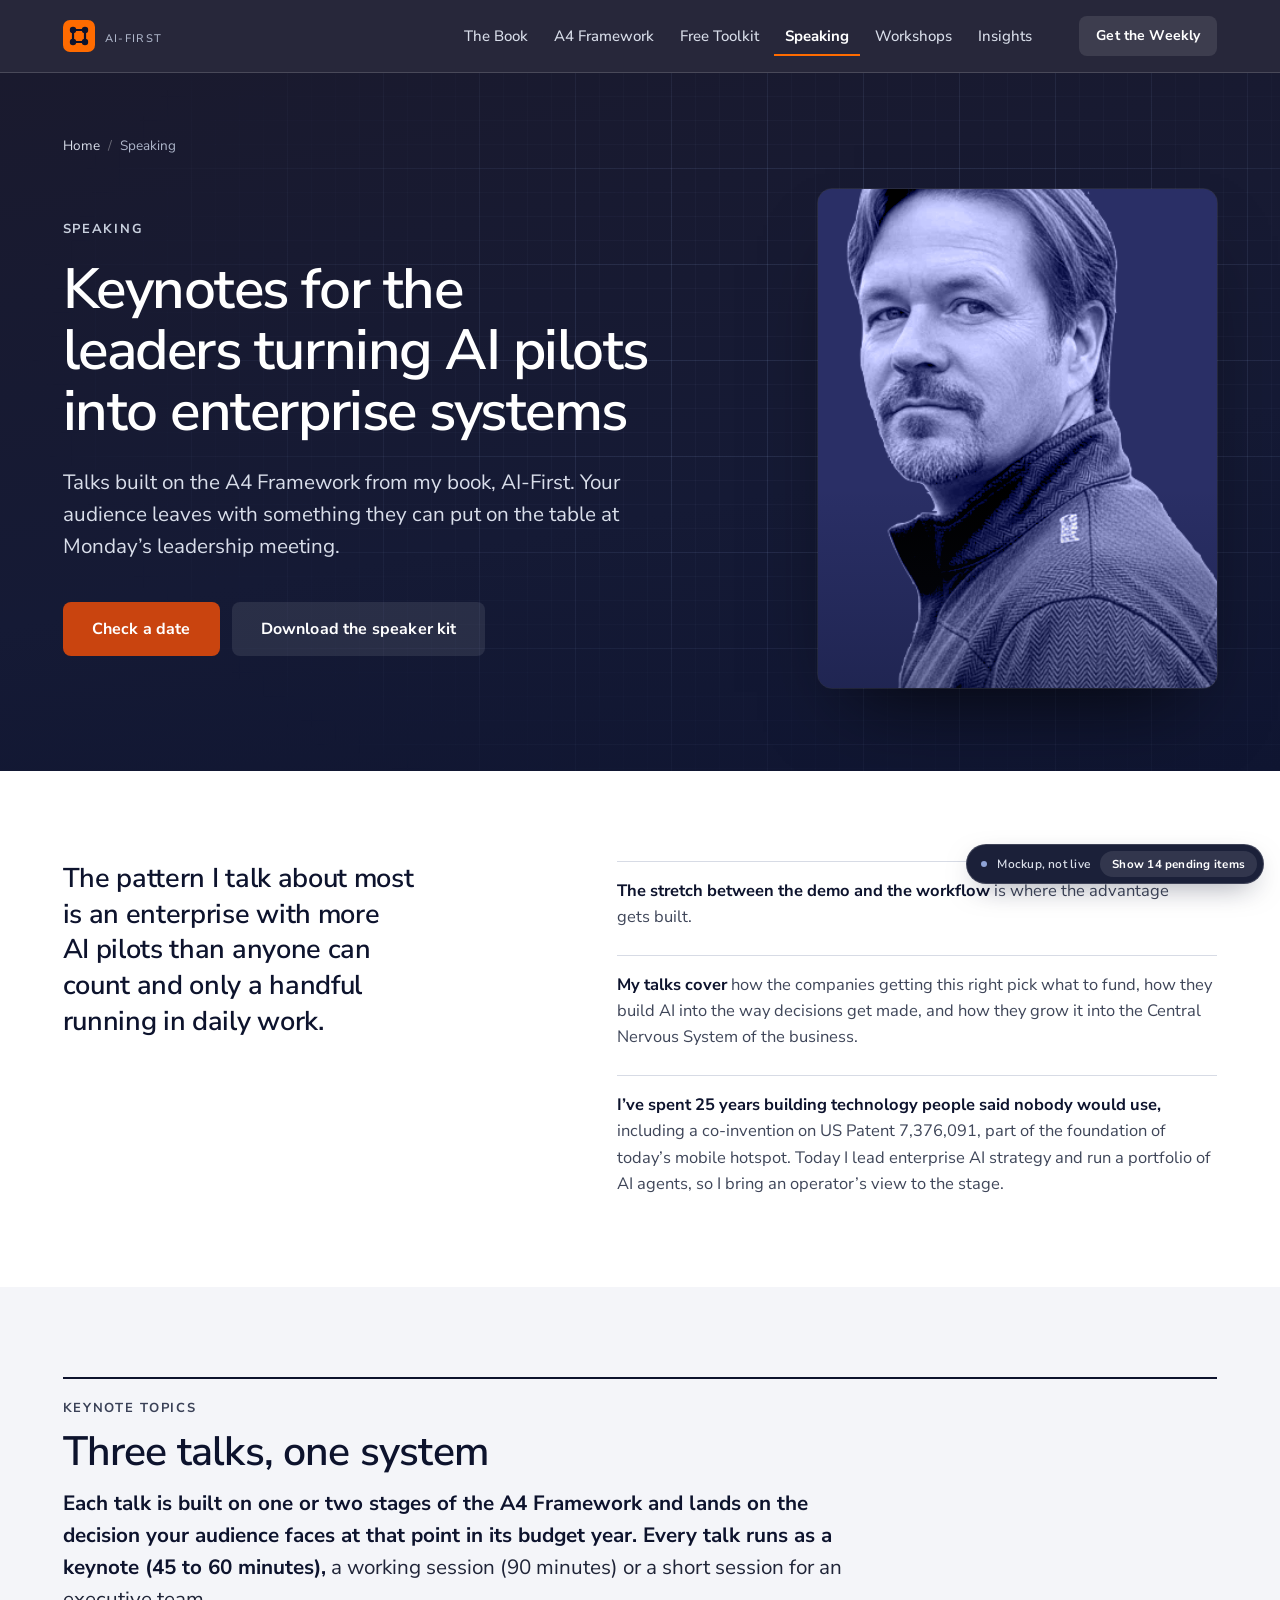
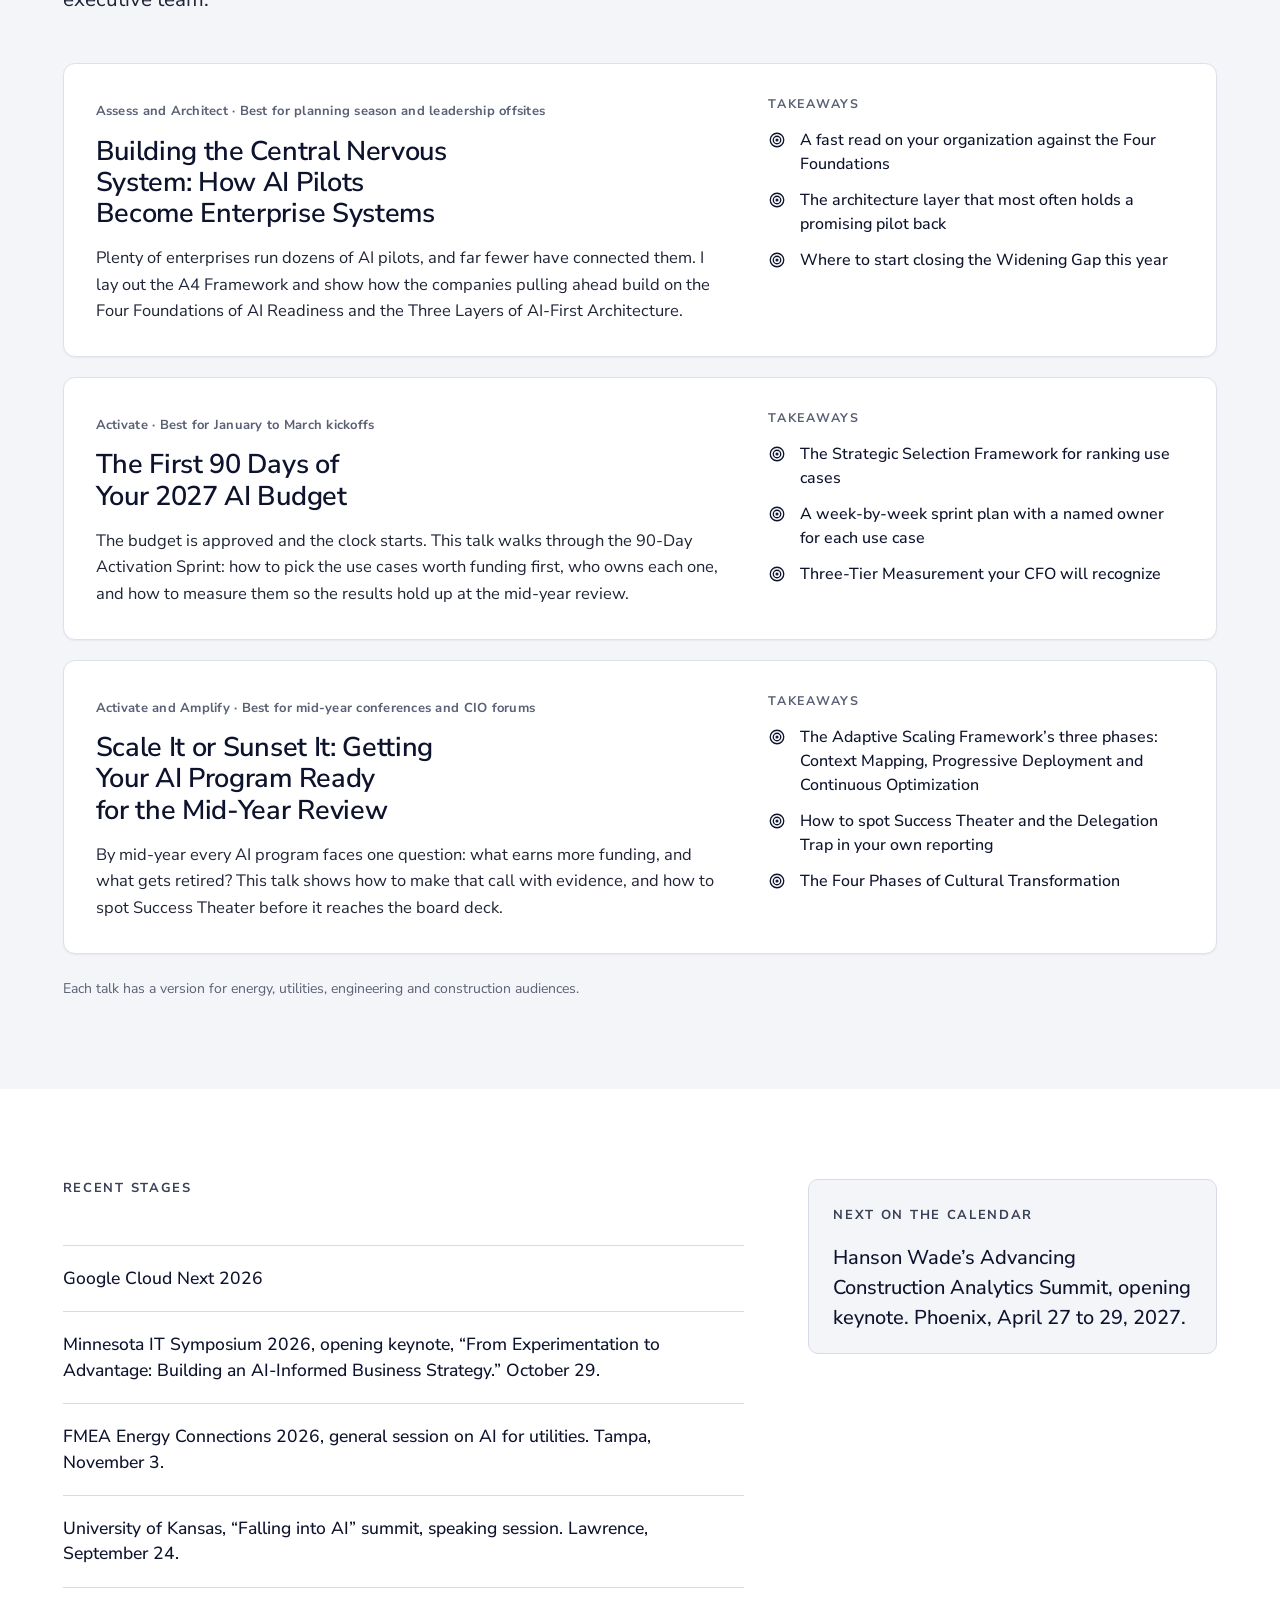
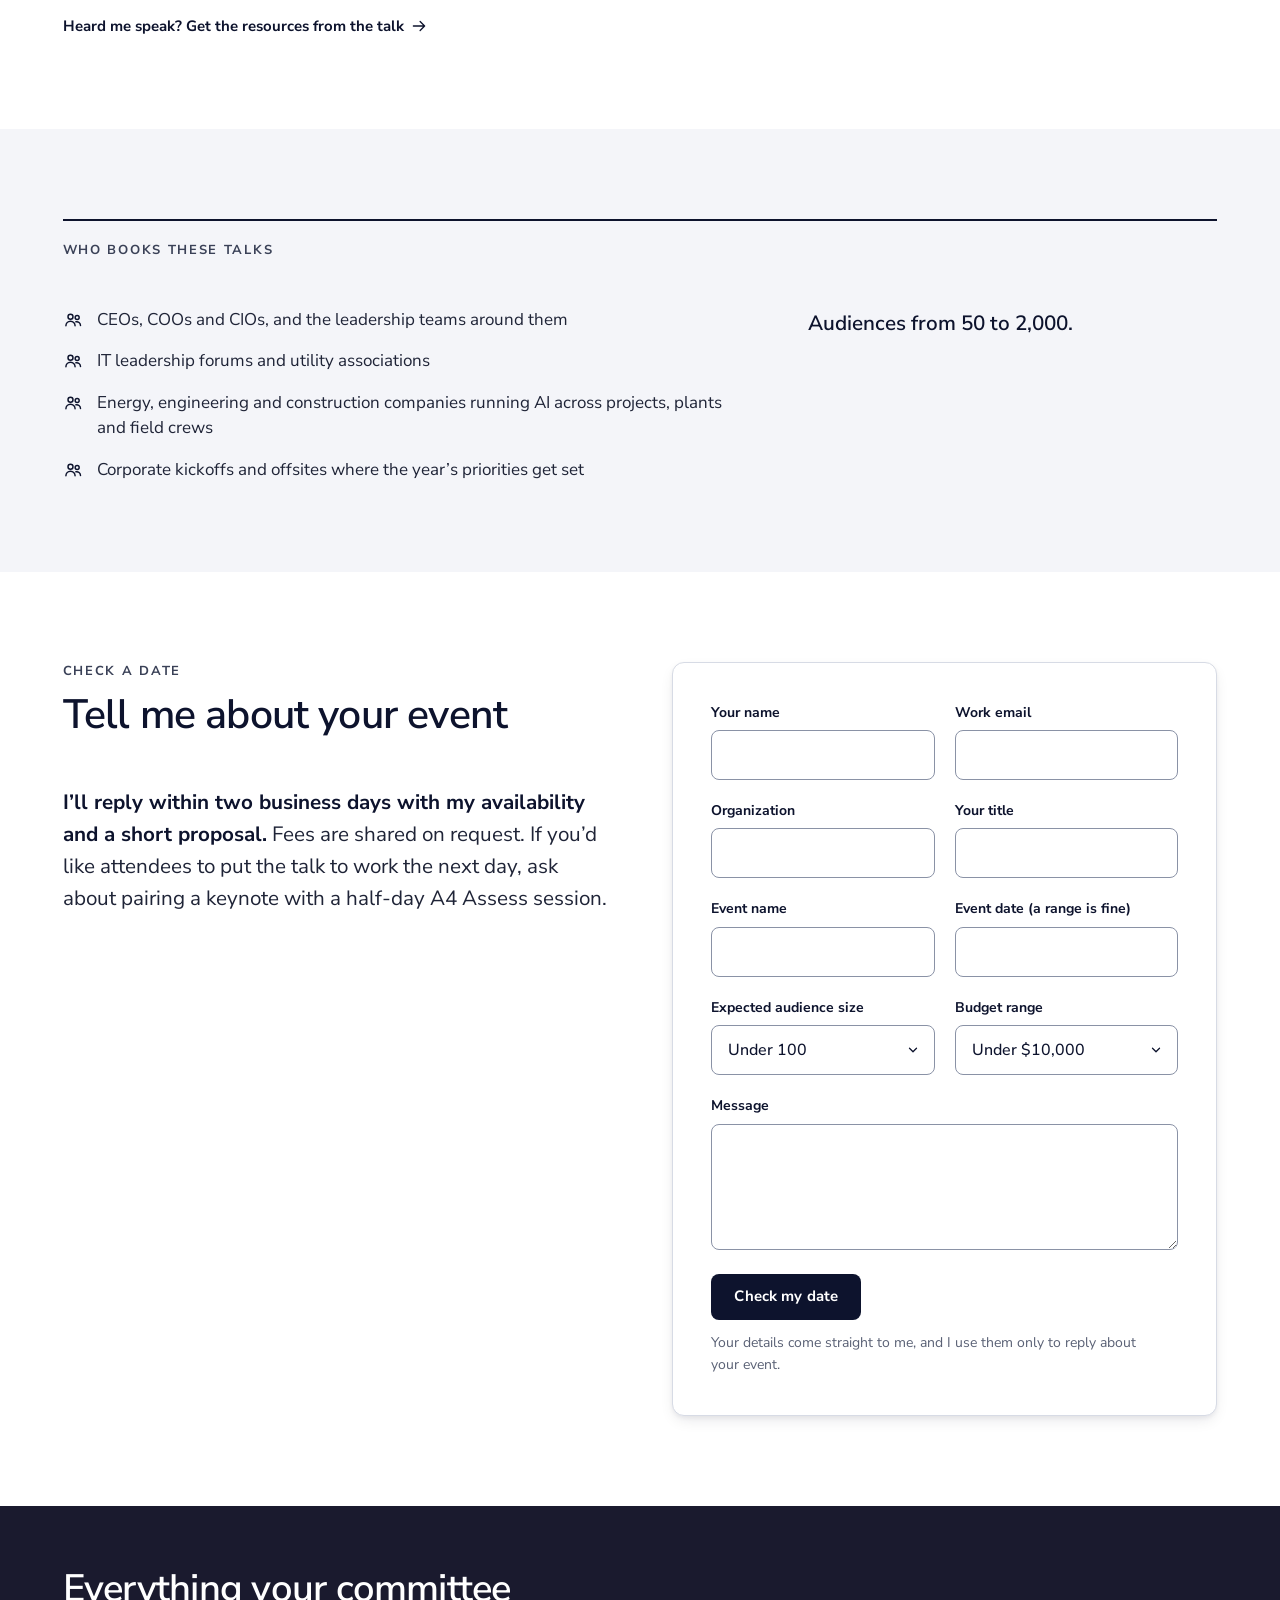
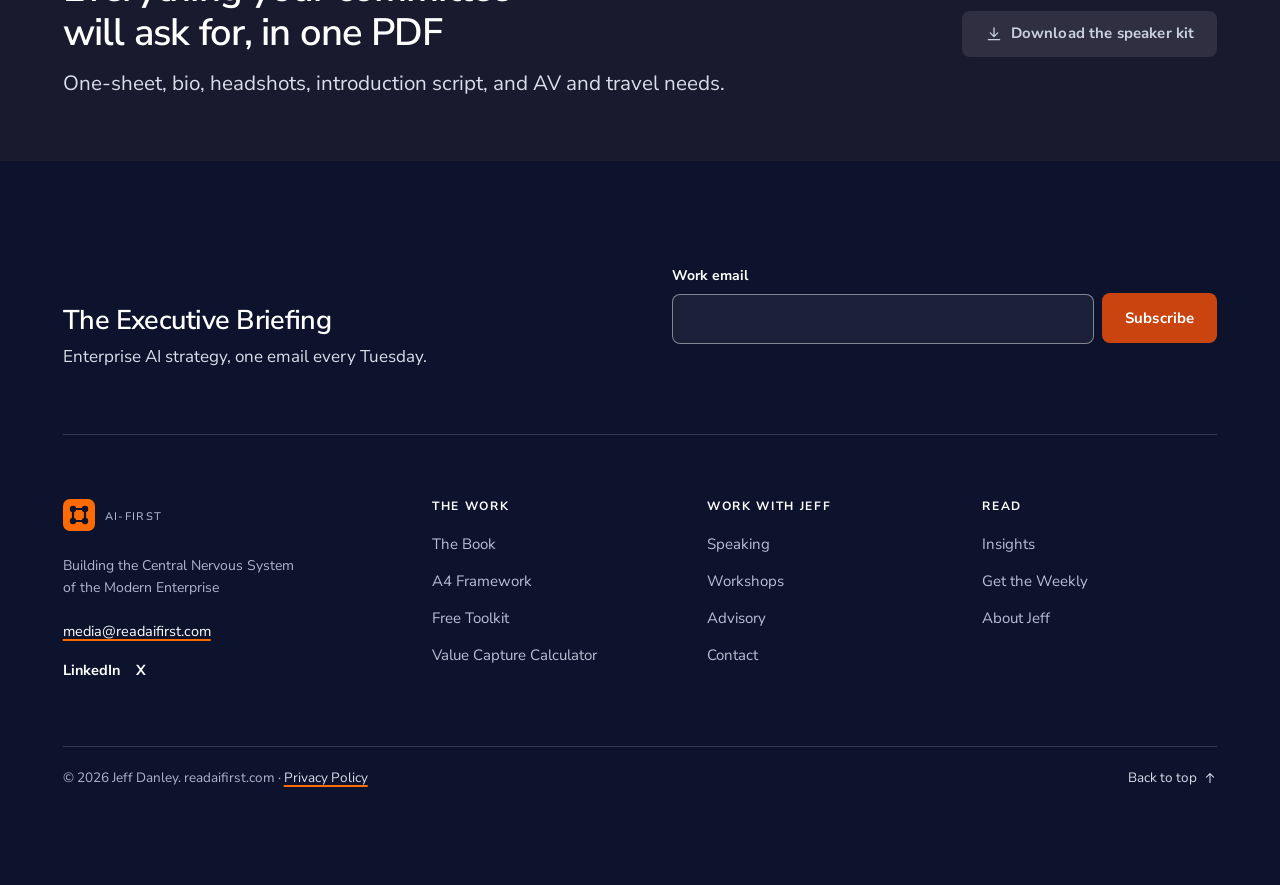
<file: speaking/index.html>
<!doctype html>
<html lang="en">
<head>
<meta charset="utf-8">
<meta name="viewport" content="width=device-width, initial-scale=1">
<meta name="robots" content="noindex,nofollow">
<title>Jeff Danley: AI Keynote Speaker for Executives</title>
<meta name="description" content="Keynotes on enterprise AI transformation for leadership teams, boards and industry events. Talk topics, past events, video and booking details.">
<link rel="icon" href="../assets/brand/favicon.ico" sizes="32x32">
<link rel="icon" type="image/svg+xml" href="../assets/brand/favicon.svg">
<link rel="icon" type="image/png" sizes="32x32" href="../assets/brand/favicon-32.png">
<link rel="icon" type="image/png" sizes="16x16" href="../assets/brand/favicon-16.png">
<link rel="apple-touch-icon" sizes="180x180" href="../assets/brand/apple-touch-icon.png">
<link rel="stylesheet" href="../assets/css/tokens.css">
<link rel="stylesheet" href="../assets/css/components.css">
<link rel="stylesheet" href="../assets/css/site.css">
<script>try{if(sessionStorage.getItem("ph")==="1")document.documentElement.classList.add("show-ph")}catch(e){}</script>
<script src="../assets/js/site.js" defer></script>
</head>
<body id="top">
<a class="skip" href="#main">Skip to content</a>
<svg xmlns="http://www.w3.org/2000/svg" style="display:none" fill="none" stroke="currentColor" stroke-width="1.75" stroke-linecap="round" stroke-linejoin="round"><symbol id="i-assess" viewBox="0 0 24 24"><circle cx="10.5" cy="10.5" r="6.5"/><path d="M15.3 15.3 21 21"/><path d="M6.5 11h2l1.2-2.5 1.8 4.5 1.3-2H14.5"/></symbol><symbol id="i-architect" viewBox="0 0 24 24"><rect x="3" y="3" width="18" height="18" rx="2"/><path d="M3 9h18M9 3v18"/><path d="M9 21a12 12 0 0 1 12-12"/></symbol><symbol id="i-activate" viewBox="0 0 24 24"><circle cx="12" cy="12" r="9"/><path d="M13 6.5 8.5 13h3.5l-1 4.5 4.5-6.5H12z"/></symbol><symbol id="i-amplify" viewBox="0 0 24 24"><circle cx="12" cy="12" r="2"/><path d="M8.2 15.8a5.4 5.4 0 0 1 0-7.6M15.8 8.2a5.4 5.4 0 0 1 0 7.6"/><path d="M5.4 18.6a9.3 9.3 0 0 1 0-13.2M18.6 5.4a9.3 9.3 0 0 1 0 13.2"/></symbol><symbol id="i-leadership" viewBox="0 0 24 24"><circle cx="12" cy="12" r="9"/><path d="m12 5 2 7-2 7-2-7z"/><path d="M5 12h3M16 12h3"/></symbol><symbol id="i-assessment" viewBox="0 0 24 24"><rect x="5" y="3.5" width="14" height="18" rx="2"/><path d="M9 3.5h6v3H9z"/><path d="m8.5 12 1.5 1.5 3-3M8.5 17h7"/></symbol><symbol id="i-roadmap" viewBox="0 0 24 24"><path d="M3 6.5 9 4l6 2.5L21 4v13.5L15 20l-6-2.5L3 20z"/><path d="M9 4v13.5M15 6.5V20"/></symbol><symbol id="i-team" viewBox="0 0 24 24"><circle cx="9" cy="8" r="3"/><path d="M3.5 19a5.5 5.5 0 0 1 11 0"/><circle cx="17" cy="9" r="2.4"/><path d="M15.5 14.2A4.5 4.5 0 0 1 21 18.5"/></symbol><symbol id="i-governance" viewBox="0 0 24 24"><path d="M12 3 4.5 6v5.5c0 4.6 3.2 8.2 7.5 9.5 4.3-1.3 7.5-4.9 7.5-9.5V6z"/><path d="m9 12 2 2 4-4"/></symbol><symbol id="i-measurement" viewBox="0 0 24 24"><path d="M3.5 20.5h17"/><path d="M6.5 17v-5M11 17V8M15.5 17v-7M20 17V5"/></symbol><symbol id="i-risk" viewBox="0 0 24 24"><path d="M12 3.5 21.5 20h-19z"/><path d="M12 10v4.5"/><circle cx="12" cy="17.2" r=".4"/></symbol><symbol id="i-calendar" viewBox="0 0 24 24"><rect x="3.5" y="5" width="17" height="15.5" rx="2"/><path d="M3.5 10h17M8 3v4M16 3v4"/><path d="M8 14h2M14 14h2M8 17h2"/></symbol><symbol id="i-gate" viewBox="0 0 24 24"><path d="M4 21V7l8-4 8 4v14"/><path d="M4 21h16M9 21v-7h6v7"/><path d="M12 7.5v2"/></symbol><symbol id="i-signoff" viewBox="0 0 24 24"><path d="M3.5 18.5c2-1 3-4.5 4.8-4.5 1.6 0 .8 3.5 2.4 3.5 1.4 0 2-2.5 3.3-2.5 1 0 1 1.5 2 1.5"/><path d="M3.5 21h17"/><path d="m14.5 4.5 4 4L11 16H7v-4z"/></symbol><symbol id="i-culture" viewBox="0 0 24 24"><path d="M12 20.5s-7.5-4.4-7.5-10A4.3 4.3 0 0 1 12 7.6a4.3 4.3 0 0 1 7.5 2.9c0 5.6-7.5 10-7.5 10z"/><path d="M8 12h2l1-2 2 4 1-2h2"/></symbol><symbol id="i-learning" viewBox="0 0 24 24"><path d="M2.5 9 12 4.5 21.5 9 12 13.5z"/><path d="M6.5 11v5c1.5 1.5 3.5 2.3 5.5 2.3s4-.8 5.5-2.3v-5"/><path d="M21.5 9v5.5"/></symbol><symbol id="i-checklist" viewBox="0 0 24 24"><path d="m4 6.5 1.5 1.5 3-3M4 13l1.5 1.5 3-3"/><rect x="4" y="17.5" width="4" height="3.5" rx=".6"/><path d="M11.5 7h8.5M11.5 13.5h8.5M11.5 19.5h8.5"/></symbol><symbol id="i-info" viewBox="0 0 24 24"><circle cx="12" cy="12" r="9"/><path d="M12 11v5.5"/><circle cx="12" cy="7.8" r=".4"/></symbol><symbol id="i-book" viewBox="0 0 24 24"><path d="M12 6.5C10 5 7 4.5 3.5 5v13.5c3.5-.5 6.5 0 8.5 1.5 2-1.5 5-2 8.5-1.5V5C17 4.5 14 5 12 6.5z"/><path d="M12 6.5V20"/></symbol><symbol id="i-key" viewBox="0 0 24 24"><circle cx="12" cy="10" r="5.5"/><path d="M12 7.5v3M12 15.5V21M9.5 18.5h5"/></symbol><symbol id="i-target" viewBox="0 0 24 24"><circle cx="12" cy="12" r="9"/><circle cx="12" cy="12" r="5"/><circle cx="12" cy="12" r="1.2"/></symbol></svg>
<svg xmlns="http://www.w3.org/2000/svg" style="display:none" fill="none" stroke="currentColor" stroke-width="1.75" stroke-linecap="round" stroke-linejoin="round"><symbol id="i-arrow" viewBox="0 0 24 24"><path d="M4.5 12h15M13.5 6l6 6-6 6"/></symbol><symbol id="i-download" viewBox="0 0 24 24"><path d="M12 4v11M7 10.5l5 5 5-5"/><path d="M4.5 19.5h15"/></symbol><symbol id="i-eye" viewBox="0 0 24 24"><path d="M2.5 12S6 5.5 12 5.5 21.5 12 21.5 12 18 18.5 12 18.5 2.5 12 2.5 12z"/><circle cx="12" cy="12" r="3"/></symbol><symbol id="i-menu" viewBox="0 0 24 24"><path d="M4 7h16M4 12h16M4 17h16"/></symbol><symbol id="i-close" viewBox="0 0 24 24"><path d="M6 6l12 12M18 6 6 18"/></symbol><symbol id="i-pages" viewBox="0 0 24 24"><path d="M7 3.5h7.5L19 8v12.5H7z"/><path d="M14.5 3.5V8H19"/><path d="M4.5 7v15h11"/></symbol><symbol id="i-quote" viewBox="0 0 24 24"><path d="M4 17.5c0-5 1.5-8 5.5-10.5M4 17.5h5V12H4M14 17.5c0-5 1.5-8 5.5-10.5M14 17.5h5V12h-5"/></symbol><symbol id="i-award" viewBox="0 0 24 24"><circle cx="12" cy="9" r="5.5"/><path d="M8.5 13.3 7 21l5-2.5 5 2.5-1.5-7.7"/></symbol><symbol id="i-mic" viewBox="0 0 24 24"><rect x="9" y="3" width="6" height="11" rx="3"/><path d="M5.5 11a6.5 6.5 0 0 0 13 0M12 17.5V21M8.5 21h7"/></symbol></svg>
<header class="site-header on-dark">
  <div class="container bar">
    <a class="brand" href="../" aria-label="AI-First, home"><svg class="brand-mark" aria-hidden="true" focusable="false" xmlns="http://www.w3.org/2000/svg" viewBox="0 0 32 32" width="32" height="32"><rect width="32" height="32" rx="7" fill="#FF6B00"/><path d="M10 10h12v12H10z" fill="none" stroke="#0D132D" stroke-width="2.2"/><circle cx="10" cy="10" r="3.2" fill="#0D132D"/><circle cx="22" cy="10" r="3.2" fill="#0D132D"/><circle cx="10" cy="22" r="3.2" fill="#0D132D"/><circle cx="22" cy="22" r="3.2" fill="#0D132D"/></svg><span class="brand-word"><b><span class="nb">AI-First</span></b><span class="tagline">Building the Central Nervous System of the Modern Enterprise</span></span></a>
    <nav class="site-nav" id="site-nav" aria-label="Primary"><a href="../book/">The Book</a><a href="../a4-framework/">A4 Framework</a><a href="../resources/">Free Toolkit</a><a href="../speaking/" aria-current="page">Speaking</a><a href="../workshops/">Workshops</a><a href="../blog/">Insights</a><a class="btn btn--primary nav-cta" href="../weekly/">Get the Weekly</a></nav>
    <a class="btn btn--sm cta" href="../weekly/">Get the Weekly</a>
    <button class="nav-toggle" type="button" data-nav-toggle aria-expanded="false" aria-controls="site-nav" aria-label="Menu"><svg class="i-open" aria-hidden="true" focusable="false"><use href="#i-menu"/></svg><svg class="i-close" aria-hidden="true" focusable="false"><use href="#i-close"/></svg><span class="t-open">Menu</span><span class="t-close">Close</span></button>
  </div>
</header>
<main id="main">

<section class="page-hero field bp theme-dark" aria-labelledby="h1">
  <div class="container">
    <nav class="crumbs" aria-label="Breadcrumb"><ol><li><a href="../">Home</a></li><li aria-current="page">Speaking</li></ol></nav>
    <div class="hero-split">
      <div>
        <span class="label">Speaking</span>
        <h1 id="h1" class="long">Keynotes for the leaders turning AI pilots into enterprise systems</h1>
        <p class="lead">Talks built on the A4 Framework from my book, <span class="nb">AI-First.</span> Your audience leaves with something they can put on the table at Monday’s leadership meeting.</p>
        <div class="actions"><a class="btn btn--primary btn--lg" href="#booking">Check a date</a><a class="btn btn--secondary btn--lg" href="#kit">Download the speaker kit</a></div>
      </div>
      <figure class="portrait duo hero-portrait ph-alt" style="margin:0"><img src="../assets/brand/jeff-danley-headshot.webp" width="399" height="491" alt="Jeff Danley"></figure>
      <figure class="video-wrap ph-only" style="margin:0"><div class="ph-host ph-block video-ph"><span class="ph"><b>Placeholder</b>speaker reel, 3 minutes or less, cut from the Minnesota IT Symposium and FMEA recordings</span></div>
        <figcaption>Opening keynote, Minnesota IT Symposium, October 29, 2026</figcaption></figure>
    </div>
  </div>
</section>
<section class="s s-white" aria-label="Why these talks">
  <div class="container"><div class="tk-split"><p class="lead-sent">The pattern I talk about most is an enterprise with more AI pilots than anyone can count and only a handful running in daily work.</p>
<ul class="takeaways"><li><p><b>The stretch between the demo and the workflow</b> is where the advantage gets built.</p></li>
<li><p><b>My talks cover</b> how the companies getting this right pick what to fund, how they build AI into the way decisions get made, and how they grow it into the Central Nervous System of the business.</p></li>
<li><p><b>I’ve spent 25 years building technology people said nobody would use,</b> including a co-invention on US Patent 7,376,091, part of the foundation of today’s mobile hotspot. Today I lead enterprise AI strategy and run a portfolio of AI agents, so I bring an operator’s view to the stage.</p></li></ul></div></div>
</section>
<section class="s s-tint" aria-labelledby="tp-h" id="topics">
  <div class="container">
    <div class="sec-head "><span class="label">Keynote topics</span><h2 id="tp-h">Three talks, one system</h2><p><strong class="li">Each talk is built on one or two stages of the A4 Framework and lands on the decision your audience faces at that point in its budget year. Every talk runs as a keynote (45 to 60 minutes),</strong> a working session (90 minutes) or a short session for an executive team.</p></div>
    <div class="talks"><article class="talk"><div><span class="ttag">Assess and Architect · Best for planning season and leadership offsites</span><h3>Building the Central Nervous System: How AI Pilots Become Enterprise Systems <span class="ph"><b>Placeholder</b>Jeff to confirm title</span></h3><p>Plenty of enterprises run dozens of AI pilots, and far fewer have connected them. I lay out the A4 Framework and show how the companies pulling ahead build on the Four Foundations of AI Readiness and the Three Layers of <span class="nb">AI-First</span> Architecture.</p></div>
      <div class="take"><h4>Takeaways</h4><ul><li><svg aria-hidden="true" focusable="false"><use href="#i-target"/></svg><span>A fast read on your organization against the Four Foundations</span></li><li><svg aria-hidden="true" focusable="false"><use href="#i-target"/></svg><span>The architecture layer that most often holds a promising pilot back</span></li><li><svg aria-hidden="true" focusable="false"><use href="#i-target"/></svg><span>Where to start closing the Widening Gap this year</span></li></ul></div></article><article class="talk"><div><span class="ttag">Activate · Best for January to March kickoffs</span><h3>The First 90 Days of Your 2027 AI Budget <span class="ph"><b>Placeholder</b>Jeff to confirm title</span></h3><p>The budget is approved and the clock starts. This talk walks through the 90-Day Activation Sprint: how to pick the use cases worth funding first, who owns each one, and how to measure them so the results hold up at the mid-year review.</p></div>
      <div class="take"><h4>Takeaways</h4><ul><li><svg aria-hidden="true" focusable="false"><use href="#i-target"/></svg><span>The Strategic Selection Framework for ranking use cases</span></li><li><svg aria-hidden="true" focusable="false"><use href="#i-target"/></svg><span>A week-by-week sprint plan with a named owner for each use case</span></li><li><svg aria-hidden="true" focusable="false"><use href="#i-target"/></svg><span>Three-Tier Measurement your CFO will recognize</span></li></ul></div></article><article class="talk"><div><span class="ttag">Activate and Amplify · Best for mid-year conferences and CIO forums</span><h3>Scale It or Sunset It: Getting Your AI Program Ready for the Mid-Year Review <span class="ph"><b>Placeholder</b>Jeff to confirm title</span></h3><p>By mid-year every AI program faces one question: what earns more funding, and what gets retired? This talk shows how to make that call with evidence, and how to spot Success Theater before it reaches the board deck.</p></div>
      <div class="take"><h4>Takeaways</h4><ul><li><svg aria-hidden="true" focusable="false"><use href="#i-target"/></svg><span>The Adaptive Scaling Framework’s three phases: Context Mapping, Progressive Deployment and Continuous Optimization</span></li><li><svg aria-hidden="true" focusable="false"><use href="#i-target"/></svg><span>How to spot Success Theater and the Delegation Trap in your own reporting</span></li><li><svg aria-hidden="true" focusable="false"><use href="#i-target"/></svg><span>The Four Phases of Cultural Transformation</span></li></ul></div></article></div>
    <p class="micro" style="margin-top:var(--sp-6)">Each talk has a version for energy, utilities, engineering and construction audiences.</p>
  </div>
</section>
<section class="s s-white" aria-labelledby="rs-h">
  <div class="container split wide-left">
    <div><div class="sec-head no-rule"><span class="label">Recent stages</span></div><h2 id="rs-h" class="sr-only">Recent stages</h2>
      <ul class="events">
        <li><span>Google Cloud Next 2026 <span class="ph"><b>Placeholder</b>session title, format and date as shown on the event agenda</span></span></li>
        <li><span>Minnesota IT Symposium 2026, opening keynote, “From Experimentation to Advantage: Building an AI-Informed Business Strategy.” October 29. <span class="ph"><b>Placeholder</b>audience size</span></span></li>
        <li><span>FMEA Energy Connections 2026, general session on AI for utilities. Tampa, November 3. <span class="ph"><b>Placeholder</b>audience size</span></span></li>
        <li><span>University of Kansas, “Falling into AI” summit, speaking session. Lawrence, September 24. <span class="ph"><b>Placeholder</b>audience size</span></span></li>
      </ul>
      <p style="margin-top:var(--sp-6)"><a class="link-arrow" href="https://readaifirst.com/mnit/" target="_blank" rel="noopener">Heard me speak? Get the resources from the talk<svg aria-hidden="true" focusable="false"><use href="#i-arrow"/></svg></a></p>
    </div>
    <div class="book-quote soft" style="margin-top:0;align-self:start"><span class="label">Next on the calendar</span><p style="margin-top:var(--sp-4);font-size:20px">Hanson Wade’s Advancing Construction Analytics Summit, opening keynote. Phoenix, April 27 to 29, 2027.</p></div>
  </div>
</section>
<section class="s s-tint" aria-labelledby="au-h">
  <div class="container">
    <div class="sec-head "><span class="label">Who books these talks</span></div><h2 id="au-h" class="sr-only">Who books these talks</h2>
    <div class="split wide-left"><ul class="ticks-list"><li><svg aria-hidden="true" focusable="false"><use href="#i-team"/></svg><span>CEOs, COOs and CIOs, and the leadership teams around them</span></li><li><svg aria-hidden="true" focusable="false"><use href="#i-team"/></svg><span>IT leadership forums and utility associations</span></li><li><svg aria-hidden="true" focusable="false"><use href="#i-team"/></svg><span>Energy, engineering and construction companies running AI across projects, plants and field crews</span></li><li><svg aria-hidden="true" focusable="false"><use href="#i-team"/></svg><span>Corporate kickoffs and offsites where the year’s priorities get set</span></li></ul>
    <p class="body-lg aud-range">Audiences from 50 to 2,000. <span class="ph"><b>Placeholder</b>Jeff to confirm range</span></p></div>
    <div class="ph-host grid-2" style="margin-top:var(--sp-10)">
      <figure class="ph-host card" style="margin:0"><blockquote style="margin:0" class="ph-host"><span class="ph"><b>Placeholder</b>organizer quote, 25 to 40 words, verbatim and approved</span></blockquote><figcaption style="margin-top:var(--sp-4)" class="ph-host"><span class="ph"><b>Placeholder</b>organizer name, title, organization</span></figcaption></figure>
      <figure class="ph-host card" style="margin:0"><blockquote style="margin:0" class="ph-host"><span class="ph"><b>Placeholder</b>organizer quote, 25 to 40 words, verbatim and approved</span></blockquote><figcaption style="margin-top:var(--sp-4)" class="ph-host"><span class="ph"><b>Placeholder</b>organizer name, title, organization</span></figcaption></figure>
    </div>
  </div>
</section>
<section class="s s-white" aria-labelledby="bk-h" id="booking">
  <div class="container split">
    <div><div class="sec-head no-rule"><span class="label">Check a date</span><h2 id="bk-h">Tell me about your event</h2></div>
      <p class="body-lg" style="max-width:52ch;color:var(--ink)"><strong class="li">I’ll reply within two business days with my availability and a short proposal.</strong> Fees are shared on request. If you’d like attendees to put the talk to work the next day, ask about pairing a keynote with a half-day A4 Assess session.</p></div>
    <form class="form-card" data-mock aria-labelledby="bk-h">
      <div class="form-grid"><div class="field"><label for="bk-0">Your name</label><input class="input" id="bk-0" type="text" autocomplete="name"></div><div class="field"><label for="bk-1">Work email</label><input class="input" id="bk-1" type="email" autocomplete="email"></div><div class="field"><label for="bk-2">Organization</label><input class="input" id="bk-2" type="text" autocomplete="organization"></div><div class="field"><label for="bk-3">Your title</label><input class="input" id="bk-3" type="text" autocomplete="organization-title"></div><div class="field"><label for="bk-4">Event name</label><input class="input" id="bk-4" type="text"></div><div class="field"><label for="bk-5">Event date (a range is fine)</label><input class="input" id="bk-5" type="text"></div><div class="field"><label for="bk-6">Expected audience size</label><select class="input" id="bk-6"><option>Under 100</option><option>100 to 250</option><option>250 to 500</option><option>500 to 1,000</option><option>1,000 or more</option></select></div><div class="field"><label for="bk-7">Budget range</label><select class="input" id="bk-7"><option>Under $10,000</option><option>$10,000 to $20,000</option><option>$20,000 or more</option><option>Still deciding</option></select></div><div class="field full"><label for="bk-8">Message</label><textarea class="input" id="bk-8" rows="4"></textarea></div></div>
      <button class="btn btn--primary" type="submit">Check my date</button>
      <p class="form-note">Your details come straight to me, and I use them only to reply about your event.</p>
      <p class="form-note ok mock" hidden></p>
    </form>
  </div>
</section>
<section class="s s-dark theme-dark bp s-tight" aria-labelledby="kt-h" id="kit">
  <div class="container cta-band"><div><h2 id="kt-h">Everything your committee will ask for, in one PDF</h2><p>One-sheet, bio, headshots, introduction script, and AV and travel needs.</p></div>
  <div class="actions" style="flex-direction:column;align-items:flex-start"><span class="btn btn--secondary" aria-disabled="true"><svg aria-hidden="true" focusable="false"><use href="#i-download"/></svg>Download the speaker kit</span><span class="ph"><b>Placeholder</b>speaker kit PDF</span></div></div>
</section>
</main>
<footer class="site-footer theme-dark" id="footer">
  <div class="container">
    <div class="ft-band"><div><h2>The Executive Briefing</h2><p>Enterprise AI strategy, one email every Tuesday.</p></div>
      <form class="nl-form" data-newsletter data-success="You’re in. The first issue arrives Tuesday." novalidate><div class="form-row"><div class="field"><label for="ft-em">Work email</label><input class="input" id="ft-em" name="email" type="email" autocomplete="email" required></div><button class="btn btn--primary" type="submit">Subscribe</button></div><p class="field-msg" role="status" aria-live="polite"></p></form></div>
    <div class="top">
      <div>
        <a class="brand" href="../" aria-label="AI-First, home"><svg class="brand-mark" aria-hidden="true" focusable="false" xmlns="http://www.w3.org/2000/svg" viewBox="0 0 32 32" width="32" height="32"><rect width="32" height="32" rx="7" fill="#FF6B00"/><path d="M10 10h12v12H10z" fill="none" stroke="#0D132D" stroke-width="2.2"/><circle cx="10" cy="10" r="3.2" fill="#0D132D"/><circle cx="22" cy="10" r="3.2" fill="#0D132D"/><circle cx="10" cy="22" r="3.2" fill="#0D132D"/><circle cx="22" cy="22" r="3.2" fill="#0D132D"/></svg><span class="brand-word"><b><span class="nb">AI-First</span></b></span></a>
        <p class="tagline-ft">Building the Central Nervous System of the Modern Enterprise</p>
        <p class="contact"><a href="mailto:media@readaifirst.com">media@readaifirst.com</a></p>
        <div class="social"><a href="https://www.linkedin.com/in/jeffdanley" target="_blank" rel="noopener">LinkedIn</a><a href="https://x.com/jeffdanley" target="_blank" rel="noopener">X</a></div>
      </div>
      <div><h4>The work</h4><ul><li><a href="../book/">The Book</a></li><li><a href="../a4-framework/">A4 Framework</a></li><li><a href="../resources/">Free Toolkit</a></li><li><a href="https://readaifirst.com/value-capture-calculator/" target=_blank rel=noopener>Value Capture Calculator</a></li></ul></div>
      <div><h4>Work with Jeff</h4><ul><li><a href="../speaking/">Speaking</a></li><li><a href="../workshops/">Workshops</a></li><li><a href="../workshops/">Advisory</a></li><li><a href="mailto:media@readaifirst.com">Contact</a></li></ul></div>
      <div><h4>Read</h4><ul><li><a href="../blog/">Insights</a></li><li><a href="../weekly/">Get the Weekly</a></li><li><a href="../book/#about">About Jeff</a></li></ul></div>
    </div>
    <div class="bottom"><span>© 2026 Jeff Danley. readaifirst.com · <a href="https://readaifirst.com/privacy-policy/" target="_blank" rel="noopener">Privacy Policy</a></span><a class="top-link" href="#top">Back to top<svg aria-hidden="true" focusable="false"><use href="#i-arrow"/></svg></a></div>
  </div>
</footer>
<div class="mock-badge" role="region" aria-label="Mockup status"><span class="mb-dot" aria-hidden="true"></span><span class="mb-t">Mockup, not live</span><button type="button" class="mb-toggle" data-ph-toggle aria-pressed="false" data-n="14">Show 14 pending items</button></div>
</body>
</html>
</file>
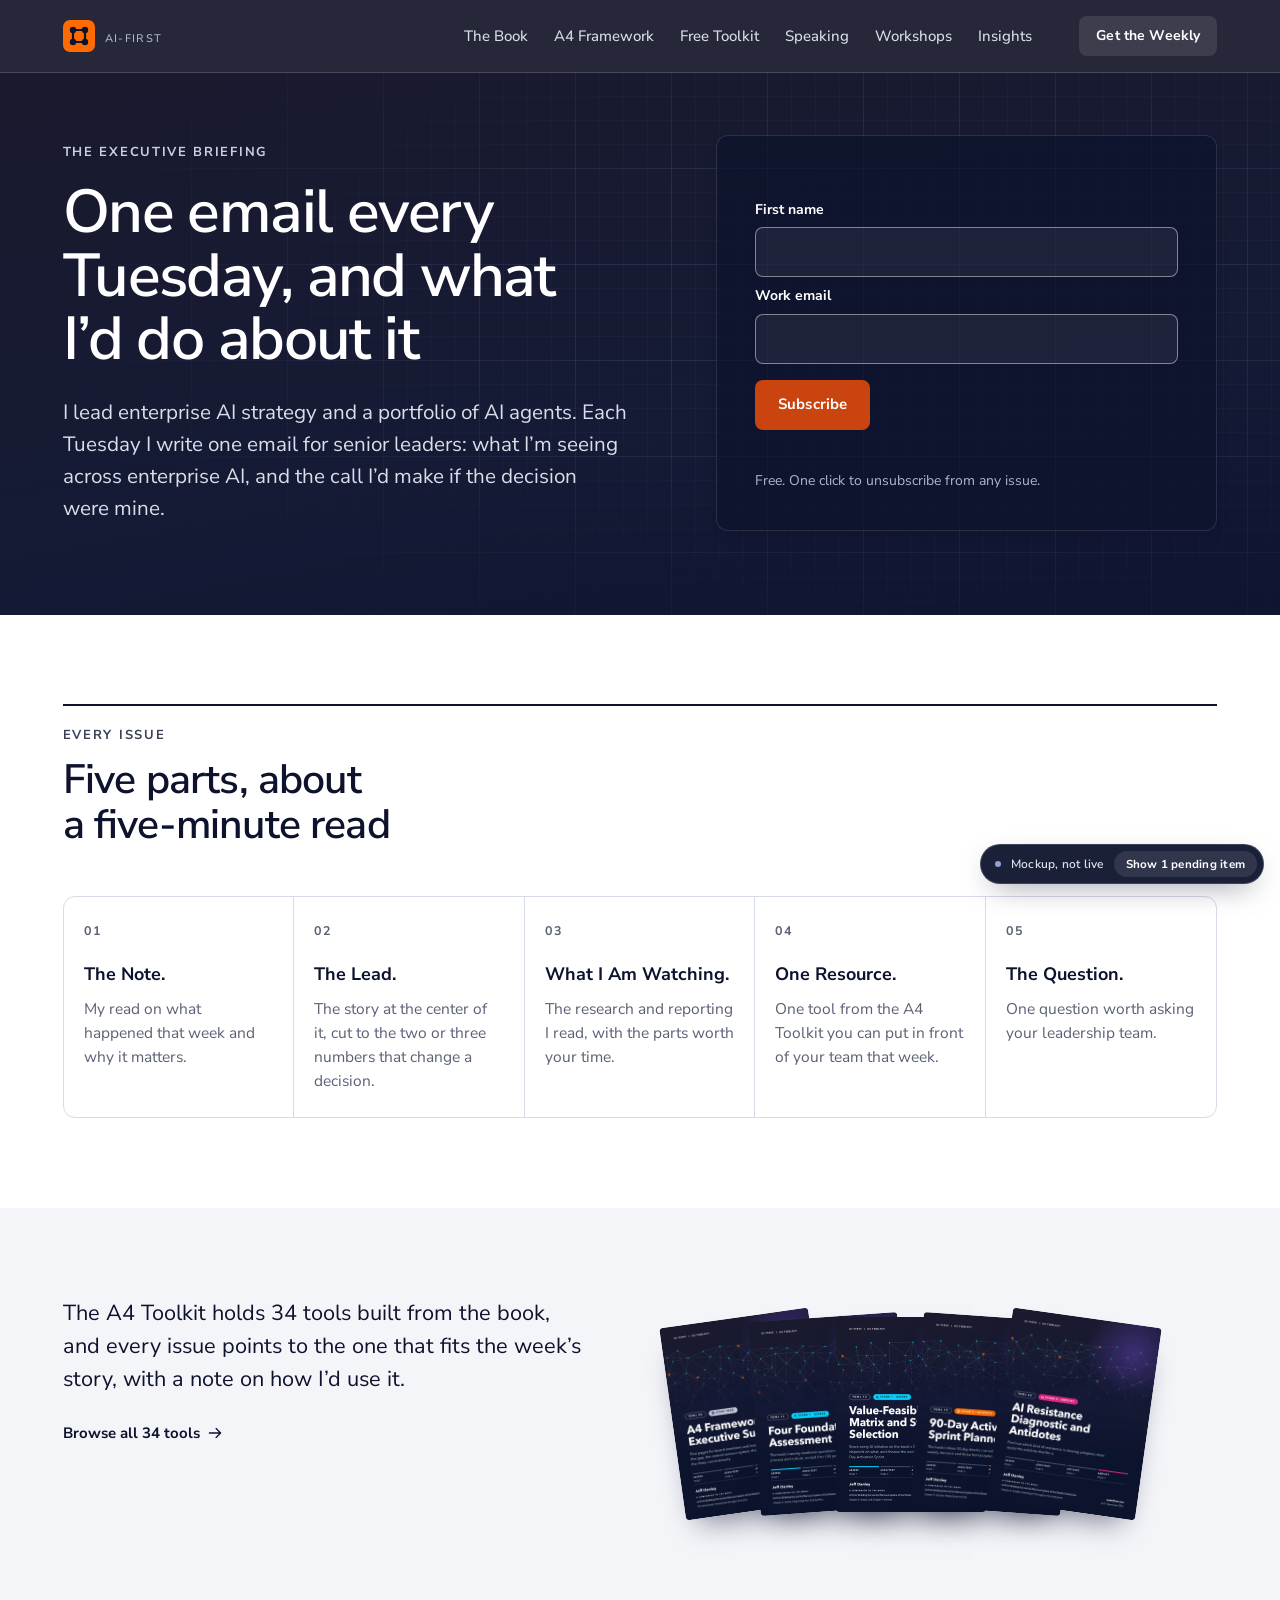
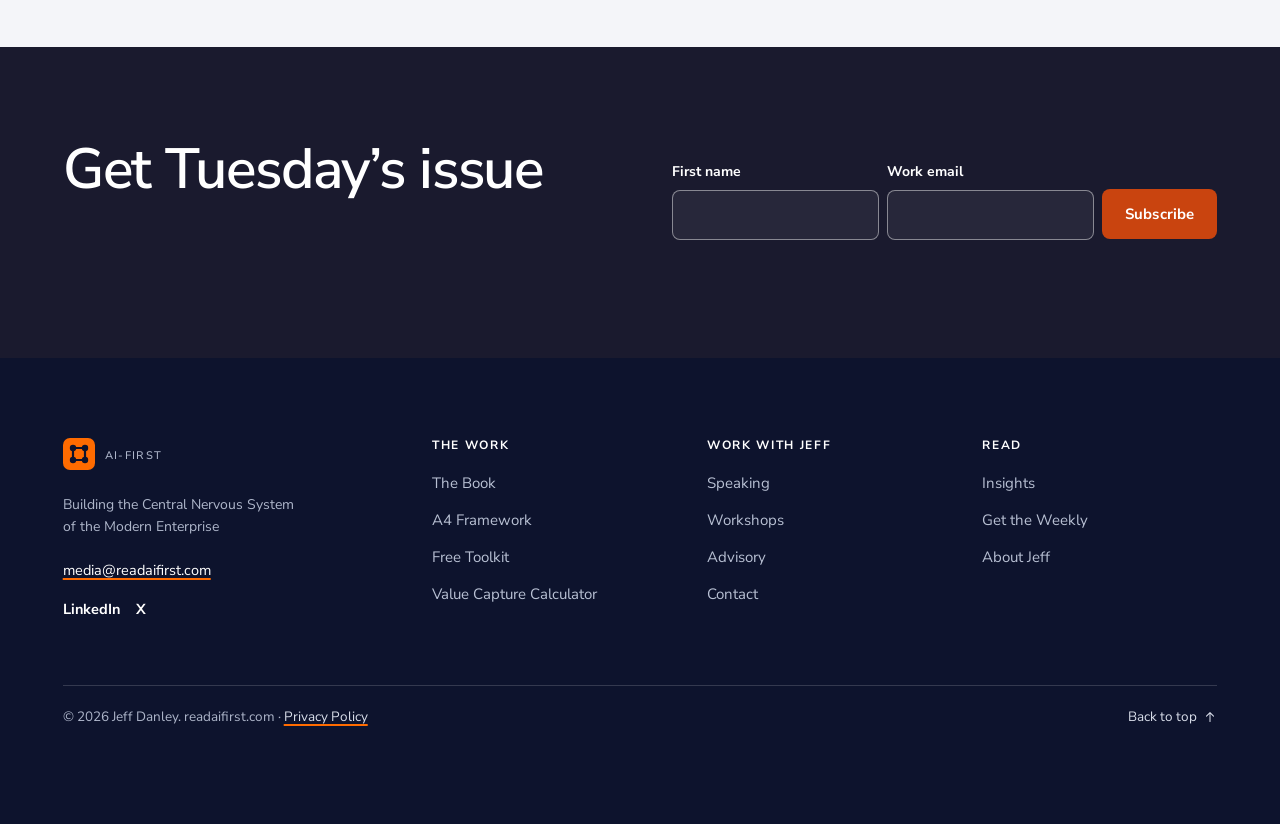
<file: weekly/index.html>
<!doctype html>
<html lang="en">
<head>
<meta charset="utf-8">
<meta name="viewport" content="width=device-width, initial-scale=1">
<meta name="robots" content="noindex,nofollow">
<title>The Executive Briefing: Newsletter for Executives</title>
<meta name="description" content="One email every Tuesday: the AI story that matters for enterprise leaders this week and what Jeff Danley would do about it. Free.">
<link rel="icon" href="../assets/brand/favicon.ico" sizes="32x32">
<link rel="icon" type="image/svg+xml" href="../assets/brand/favicon.svg">
<link rel="icon" type="image/png" sizes="32x32" href="../assets/brand/favicon-32.png">
<link rel="icon" type="image/png" sizes="16x16" href="../assets/brand/favicon-16.png">
<link rel="apple-touch-icon" sizes="180x180" href="../assets/brand/apple-touch-icon.png">
<link rel="stylesheet" href="../assets/css/tokens.css">
<link rel="stylesheet" href="../assets/css/components.css">
<link rel="stylesheet" href="../assets/css/site.css">
<script>try{if(sessionStorage.getItem("ph")==="1")document.documentElement.classList.add("show-ph")}catch(e){}</script>
<script src="../assets/js/site.js" defer></script>
</head>
<body id="top">
<a class="skip" href="#main">Skip to content</a>
<svg xmlns="http://www.w3.org/2000/svg" style="display:none" fill="none" stroke="currentColor" stroke-width="1.75" stroke-linecap="round" stroke-linejoin="round"><symbol id="i-assess" viewBox="0 0 24 24"><circle cx="10.5" cy="10.5" r="6.5"/><path d="M15.3 15.3 21 21"/><path d="M6.5 11h2l1.2-2.5 1.8 4.5 1.3-2H14.5"/></symbol><symbol id="i-architect" viewBox="0 0 24 24"><rect x="3" y="3" width="18" height="18" rx="2"/><path d="M3 9h18M9 3v18"/><path d="M9 21a12 12 0 0 1 12-12"/></symbol><symbol id="i-activate" viewBox="0 0 24 24"><circle cx="12" cy="12" r="9"/><path d="M13 6.5 8.5 13h3.5l-1 4.5 4.5-6.5H12z"/></symbol><symbol id="i-amplify" viewBox="0 0 24 24"><circle cx="12" cy="12" r="2"/><path d="M8.2 15.8a5.4 5.4 0 0 1 0-7.6M15.8 8.2a5.4 5.4 0 0 1 0 7.6"/><path d="M5.4 18.6a9.3 9.3 0 0 1 0-13.2M18.6 5.4a9.3 9.3 0 0 1 0 13.2"/></symbol><symbol id="i-leadership" viewBox="0 0 24 24"><circle cx="12" cy="12" r="9"/><path d="m12 5 2 7-2 7-2-7z"/><path d="M5 12h3M16 12h3"/></symbol><symbol id="i-assessment" viewBox="0 0 24 24"><rect x="5" y="3.5" width="14" height="18" rx="2"/><path d="M9 3.5h6v3H9z"/><path d="m8.5 12 1.5 1.5 3-3M8.5 17h7"/></symbol><symbol id="i-roadmap" viewBox="0 0 24 24"><path d="M3 6.5 9 4l6 2.5L21 4v13.5L15 20l-6-2.5L3 20z"/><path d="M9 4v13.5M15 6.5V20"/></symbol><symbol id="i-team" viewBox="0 0 24 24"><circle cx="9" cy="8" r="3"/><path d="M3.5 19a5.5 5.5 0 0 1 11 0"/><circle cx="17" cy="9" r="2.4"/><path d="M15.5 14.2A4.5 4.5 0 0 1 21 18.5"/></symbol><symbol id="i-governance" viewBox="0 0 24 24"><path d="M12 3 4.5 6v5.5c0 4.6 3.2 8.2 7.5 9.5 4.3-1.3 7.5-4.9 7.5-9.5V6z"/><path d="m9 12 2 2 4-4"/></symbol><symbol id="i-measurement" viewBox="0 0 24 24"><path d="M3.5 20.5h17"/><path d="M6.5 17v-5M11 17V8M15.5 17v-7M20 17V5"/></symbol><symbol id="i-risk" viewBox="0 0 24 24"><path d="M12 3.5 21.5 20h-19z"/><path d="M12 10v4.5"/><circle cx="12" cy="17.2" r=".4"/></symbol><symbol id="i-calendar" viewBox="0 0 24 24"><rect x="3.5" y="5" width="17" height="15.5" rx="2"/><path d="M3.5 10h17M8 3v4M16 3v4"/><path d="M8 14h2M14 14h2M8 17h2"/></symbol><symbol id="i-gate" viewBox="0 0 24 24"><path d="M4 21V7l8-4 8 4v14"/><path d="M4 21h16M9 21v-7h6v7"/><path d="M12 7.5v2"/></symbol><symbol id="i-signoff" viewBox="0 0 24 24"><path d="M3.5 18.5c2-1 3-4.5 4.8-4.5 1.6 0 .8 3.5 2.4 3.5 1.4 0 2-2.5 3.3-2.5 1 0 1 1.5 2 1.5"/><path d="M3.5 21h17"/><path d="m14.5 4.5 4 4L11 16H7v-4z"/></symbol><symbol id="i-culture" viewBox="0 0 24 24"><path d="M12 20.5s-7.5-4.4-7.5-10A4.3 4.3 0 0 1 12 7.6a4.3 4.3 0 0 1 7.5 2.9c0 5.6-7.5 10-7.5 10z"/><path d="M8 12h2l1-2 2 4 1-2h2"/></symbol><symbol id="i-learning" viewBox="0 0 24 24"><path d="M2.5 9 12 4.5 21.5 9 12 13.5z"/><path d="M6.5 11v5c1.5 1.5 3.5 2.3 5.5 2.3s4-.8 5.5-2.3v-5"/><path d="M21.5 9v5.5"/></symbol><symbol id="i-checklist" viewBox="0 0 24 24"><path d="m4 6.5 1.5 1.5 3-3M4 13l1.5 1.5 3-3"/><rect x="4" y="17.5" width="4" height="3.5" rx=".6"/><path d="M11.5 7h8.5M11.5 13.5h8.5M11.5 19.5h8.5"/></symbol><symbol id="i-info" viewBox="0 0 24 24"><circle cx="12" cy="12" r="9"/><path d="M12 11v5.5"/><circle cx="12" cy="7.8" r=".4"/></symbol><symbol id="i-book" viewBox="0 0 24 24"><path d="M12 6.5C10 5 7 4.5 3.5 5v13.5c3.5-.5 6.5 0 8.5 1.5 2-1.5 5-2 8.5-1.5V5C17 4.5 14 5 12 6.5z"/><path d="M12 6.5V20"/></symbol><symbol id="i-key" viewBox="0 0 24 24"><circle cx="12" cy="10" r="5.5"/><path d="M12 7.5v3M12 15.5V21M9.5 18.5h5"/></symbol><symbol id="i-target" viewBox="0 0 24 24"><circle cx="12" cy="12" r="9"/><circle cx="12" cy="12" r="5"/><circle cx="12" cy="12" r="1.2"/></symbol></svg>
<svg xmlns="http://www.w3.org/2000/svg" style="display:none" fill="none" stroke="currentColor" stroke-width="1.75" stroke-linecap="round" stroke-linejoin="round"><symbol id="i-arrow" viewBox="0 0 24 24"><path d="M4.5 12h15M13.5 6l6 6-6 6"/></symbol><symbol id="i-download" viewBox="0 0 24 24"><path d="M12 4v11M7 10.5l5 5 5-5"/><path d="M4.5 19.5h15"/></symbol><symbol id="i-eye" viewBox="0 0 24 24"><path d="M2.5 12S6 5.5 12 5.5 21.5 12 21.5 12 18 18.5 12 18.5 2.5 12 2.5 12z"/><circle cx="12" cy="12" r="3"/></symbol><symbol id="i-menu" viewBox="0 0 24 24"><path d="M4 7h16M4 12h16M4 17h16"/></symbol><symbol id="i-close" viewBox="0 0 24 24"><path d="M6 6l12 12M18 6 6 18"/></symbol><symbol id="i-pages" viewBox="0 0 24 24"><path d="M7 3.5h7.5L19 8v12.5H7z"/><path d="M14.5 3.5V8H19"/><path d="M4.5 7v15h11"/></symbol><symbol id="i-quote" viewBox="0 0 24 24"><path d="M4 17.5c0-5 1.5-8 5.5-10.5M4 17.5h5V12H4M14 17.5c0-5 1.5-8 5.5-10.5M14 17.5h5V12h-5"/></symbol><symbol id="i-award" viewBox="0 0 24 24"><circle cx="12" cy="9" r="5.5"/><path d="M8.5 13.3 7 21l5-2.5 5 2.5-1.5-7.7"/></symbol><symbol id="i-mic" viewBox="0 0 24 24"><rect x="9" y="3" width="6" height="11" rx="3"/><path d="M5.5 11a6.5 6.5 0 0 0 13 0M12 17.5V21M8.5 21h7"/></symbol></svg>
<header class="site-header on-dark">
  <div class="container bar">
    <a class="brand" href="../" aria-label="AI-First, home"><svg class="brand-mark" aria-hidden="true" focusable="false" xmlns="http://www.w3.org/2000/svg" viewBox="0 0 32 32" width="32" height="32"><rect width="32" height="32" rx="7" fill="#FF6B00"/><path d="M10 10h12v12H10z" fill="none" stroke="#0D132D" stroke-width="2.2"/><circle cx="10" cy="10" r="3.2" fill="#0D132D"/><circle cx="22" cy="10" r="3.2" fill="#0D132D"/><circle cx="10" cy="22" r="3.2" fill="#0D132D"/><circle cx="22" cy="22" r="3.2" fill="#0D132D"/></svg><span class="brand-word"><b><span class="nb">AI-First</span></b><span class="tagline">Building the Central Nervous System of the Modern Enterprise</span></span></a>
    <nav class="site-nav" id="site-nav" aria-label="Primary"><a href="../book/">The Book</a><a href="../a4-framework/">A4 Framework</a><a href="../resources/">Free Toolkit</a><a href="../speaking/">Speaking</a><a href="../workshops/">Workshops</a><a href="../blog/">Insights</a><a class="btn btn--primary nav-cta" href="../weekly/">Get the Weekly</a></nav>
    <a class="btn btn--sm cta" href="../weekly/">Get the Weekly</a>
    <button class="nav-toggle" type="button" data-nav-toggle aria-expanded="false" aria-controls="site-nav" aria-label="Menu"><svg class="i-open" aria-hidden="true" focusable="false"><use href="#i-menu"/></svg><svg class="i-close" aria-hidden="true" focusable="false"><use href="#i-close"/></svg><span class="t-open">Menu</span><span class="t-close">Close</span></button>
  </div>
</header>
<main id="main">

<section class="page-hero field bp theme-dark" aria-labelledby="h1">
  <div class="container hero-split">
    <div>
      <span class="label">The Executive Briefing</span>
      <h1 id="h1">One email every Tuesday, and what I’d do about it</h1>
      <p class="lead">I lead enterprise AI strategy and a portfolio of AI agents. Each Tuesday I write one email for senior leaders: what I’m seeing across enterprise AI, and the call I’d make if the decision were mine.</p>
    </div>
    <div class="form-card theme-dark nl-stack" style="background:rgba(13,19,45,.7);border-color:rgba(255,255,255,.12)"><form class="nl-form" data-newsletter data-success="You’re in. The first issue arrives Tuesday." novalidate><div class="form-row"><div class="field"><label for="wk1-fn">First name</label><input class="input" id="wk1-fn" name="first" autocomplete="given-name"></div><div class="field"><label for="wk1-em">Work email</label><input class="input" id="wk1-em" name="email" type="email" autocomplete="email" required></div><button class="btn btn--primary" type="submit">Subscribe</button></div><p class="field-msg" role="status" aria-live="polite"></p><p class="fineprint">Free. One click to unsubscribe from any issue.</p></form></div>
  </div>
</section>
<section class="s s-white" aria-labelledby="ei-h">
  <div class="container">
    <div class="sec-head "><span class="label">Every issue</span><h2 id="ei-h">Five parts, about a five-minute read <span class="ph"><b>Placeholder</b>confirm read time</span></h2></div>
    <ol class="anatomy"><li><span class="n">01</span> <span><b>The Note.</b> My read on what happened that week and why it matters.</span></li><li><span class="n">02</span> <span><b>The Lead.</b> The story at the center of it, cut to the two or three numbers that change a decision.</span></li><li><span class="n">03</span> <span><b>What I Am Watching.</b> The research and reporting I read, with the parts worth your time.</span></li><li><span class="n">04</span> <span><b>One Resource.</b> One tool from the A4 Toolkit you can put in front of your team that week.</span></li><li><span class="n">05</span> <span><b>The Question.</b> One question worth asking your leadership team.</span></li></ol>
  </div>
</section>
<section class="s s-tint" aria-label="The library behind it">
  <div class="container split">
    <div><p class="body-lg" style="font-size:var(--fs-h4);line-height:1.5;color:var(--navy);max-width:40ch">The A4 Toolkit holds 34 tools built from the book, and every issue points to the one that fits the week’s story, with a note on how I’d use it.</p>
    <p style="margin-top:var(--sp-6)"><a class="link-arrow" href="../resources/">Browse all 34 tools<svg aria-hidden="true" focusable="false"><use href="#i-arrow"/></svg></a></p></div>
    <div class="cover-fan"><img src="../assets/tools/tool-02.webp" width="600" height="777" loading="lazy" alt="Cover of Tool 02, A4 Framework Executive Summary" style="left:0%;transform:rotate(-8deg)"><img src="../assets/tools/tool-11.webp" width="600" height="777" loading="lazy" alt="Cover of Tool 11, Four Foundations Assessment" style="left:15%;transform:rotate(-4deg)"><img src="../assets/tools/tool-13.webp" width="600" height="777" loading="lazy" alt="Cover of Tool 13, Value-Feasibility Matrix and Strategic Selection" style="left:30%;transform:rotate(0deg)"><img src="../assets/tools/tool-19.webp" width="600" height="777" loading="lazy" alt="Cover of Tool 19, 90-Day Activation Sprint Planner" style="left:45%;transform:rotate(4deg)"><img src="../assets/tools/tool-23.webp" width="600" height="777" loading="lazy" alt="Cover of Tool 23, AI Resistance Diagnostic and Antidotes" style="left:60%;transform:rotate(8deg)"></div>
  </div>
</section>
<section class="s s-dark theme-dark bp" aria-labelledby="g2-h">
  <div class="container split"><h2 id="g2-h" style="font-size:var(--fs-h1)">Get Tuesday’s issue</h2>
  <div class="theme-dark" style="background:transparent"><form class="nl-form" data-newsletter data-success="You’re in. The first issue arrives Tuesday." novalidate><div class="form-row"><div class="field"><label for="wk2-fn">First name</label><input class="input" id="wk2-fn" name="first" autocomplete="given-name"></div><div class="field"><label for="wk2-em">Work email</label><input class="input" id="wk2-em" name="email" type="email" autocomplete="email" required></div><button class="btn btn--primary" type="submit">Subscribe</button></div><p class="field-msg" role="status" aria-live="polite"></p></form></div></div>
</section>
</main>
<footer class="site-footer theme-dark" id="footer">
  <div class="container">
    
    <div class="top">
      <div>
        <a class="brand" href="../" aria-label="AI-First, home"><svg class="brand-mark" aria-hidden="true" focusable="false" xmlns="http://www.w3.org/2000/svg" viewBox="0 0 32 32" width="32" height="32"><rect width="32" height="32" rx="7" fill="#FF6B00"/><path d="M10 10h12v12H10z" fill="none" stroke="#0D132D" stroke-width="2.2"/><circle cx="10" cy="10" r="3.2" fill="#0D132D"/><circle cx="22" cy="10" r="3.2" fill="#0D132D"/><circle cx="10" cy="22" r="3.2" fill="#0D132D"/><circle cx="22" cy="22" r="3.2" fill="#0D132D"/></svg><span class="brand-word"><b><span class="nb">AI-First</span></b></span></a>
        <p class="tagline-ft">Building the Central Nervous System of the Modern Enterprise</p>
        <p class="contact"><a href="mailto:media@readaifirst.com">media@readaifirst.com</a></p>
        <div class="social"><a href="https://www.linkedin.com/in/jeffdanley" target="_blank" rel="noopener">LinkedIn</a><a href="https://x.com/jeffdanley" target="_blank" rel="noopener">X</a></div>
      </div>
      <div><h4>The work</h4><ul><li><a href="../book/">The Book</a></li><li><a href="../a4-framework/">A4 Framework</a></li><li><a href="../resources/">Free Toolkit</a></li><li><a href="https://readaifirst.com/value-capture-calculator/" target=_blank rel=noopener>Value Capture Calculator</a></li></ul></div>
      <div><h4>Work with Jeff</h4><ul><li><a href="../speaking/">Speaking</a></li><li><a href="../workshops/">Workshops</a></li><li><a href="../workshops/">Advisory</a></li><li><a href="mailto:media@readaifirst.com">Contact</a></li></ul></div>
      <div><h4>Read</h4><ul><li><a href="../blog/">Insights</a></li><li><a href="../weekly/">Get the Weekly</a></li><li><a href="../book/#about">About Jeff</a></li></ul></div>
    </div>
    <div class="bottom"><span>© 2026 Jeff Danley. readaifirst.com · <a href="https://readaifirst.com/privacy-policy/" target="_blank" rel="noopener">Privacy Policy</a></span><a class="top-link" href="#top">Back to top<svg aria-hidden="true" focusable="false"><use href="#i-arrow"/></svg></a></div>
  </div>
</footer>
<div class="mock-badge" role="region" aria-label="Mockup status"><span class="mb-dot" aria-hidden="true"></span><span class="mb-t">Mockup, not live</span><button type="button" class="mb-toggle" data-ph-toggle aria-pressed="false" data-n="1">Show 1 pending item</button></div>
</body>
</html>
</file>
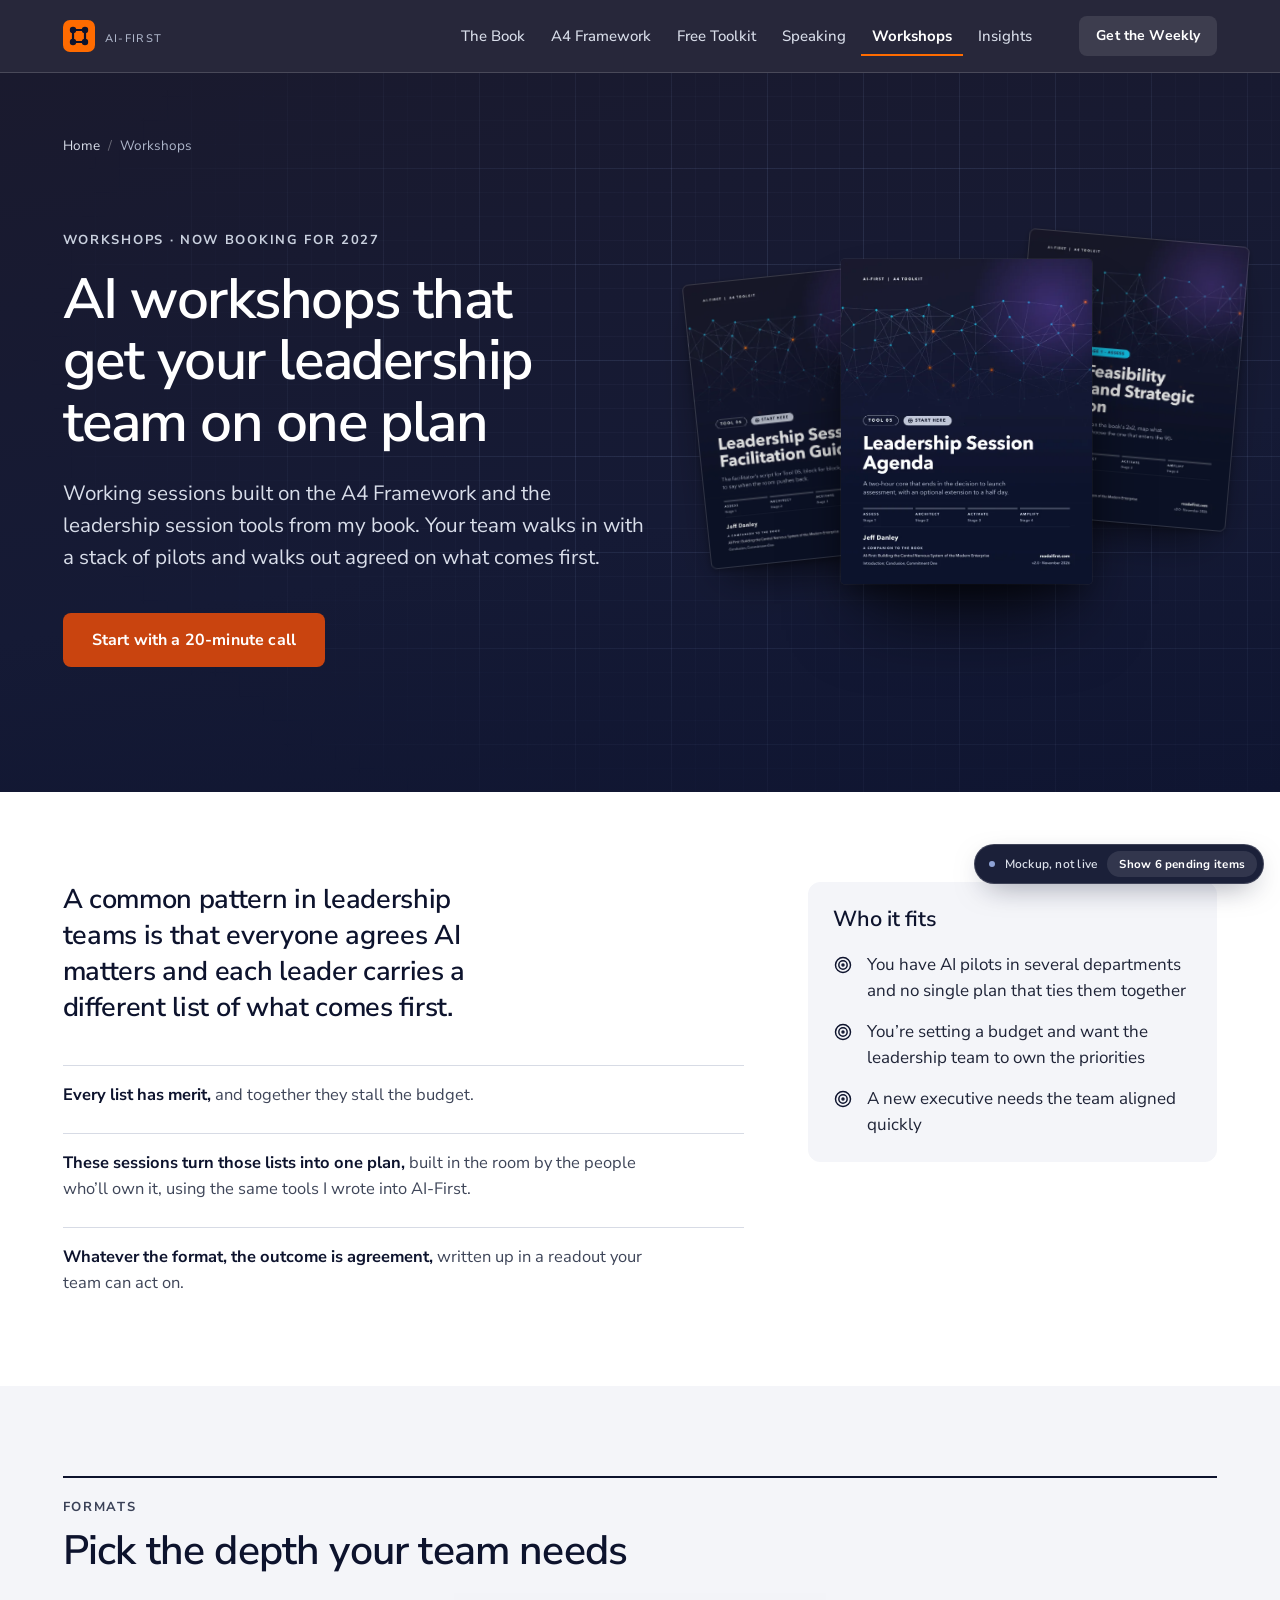
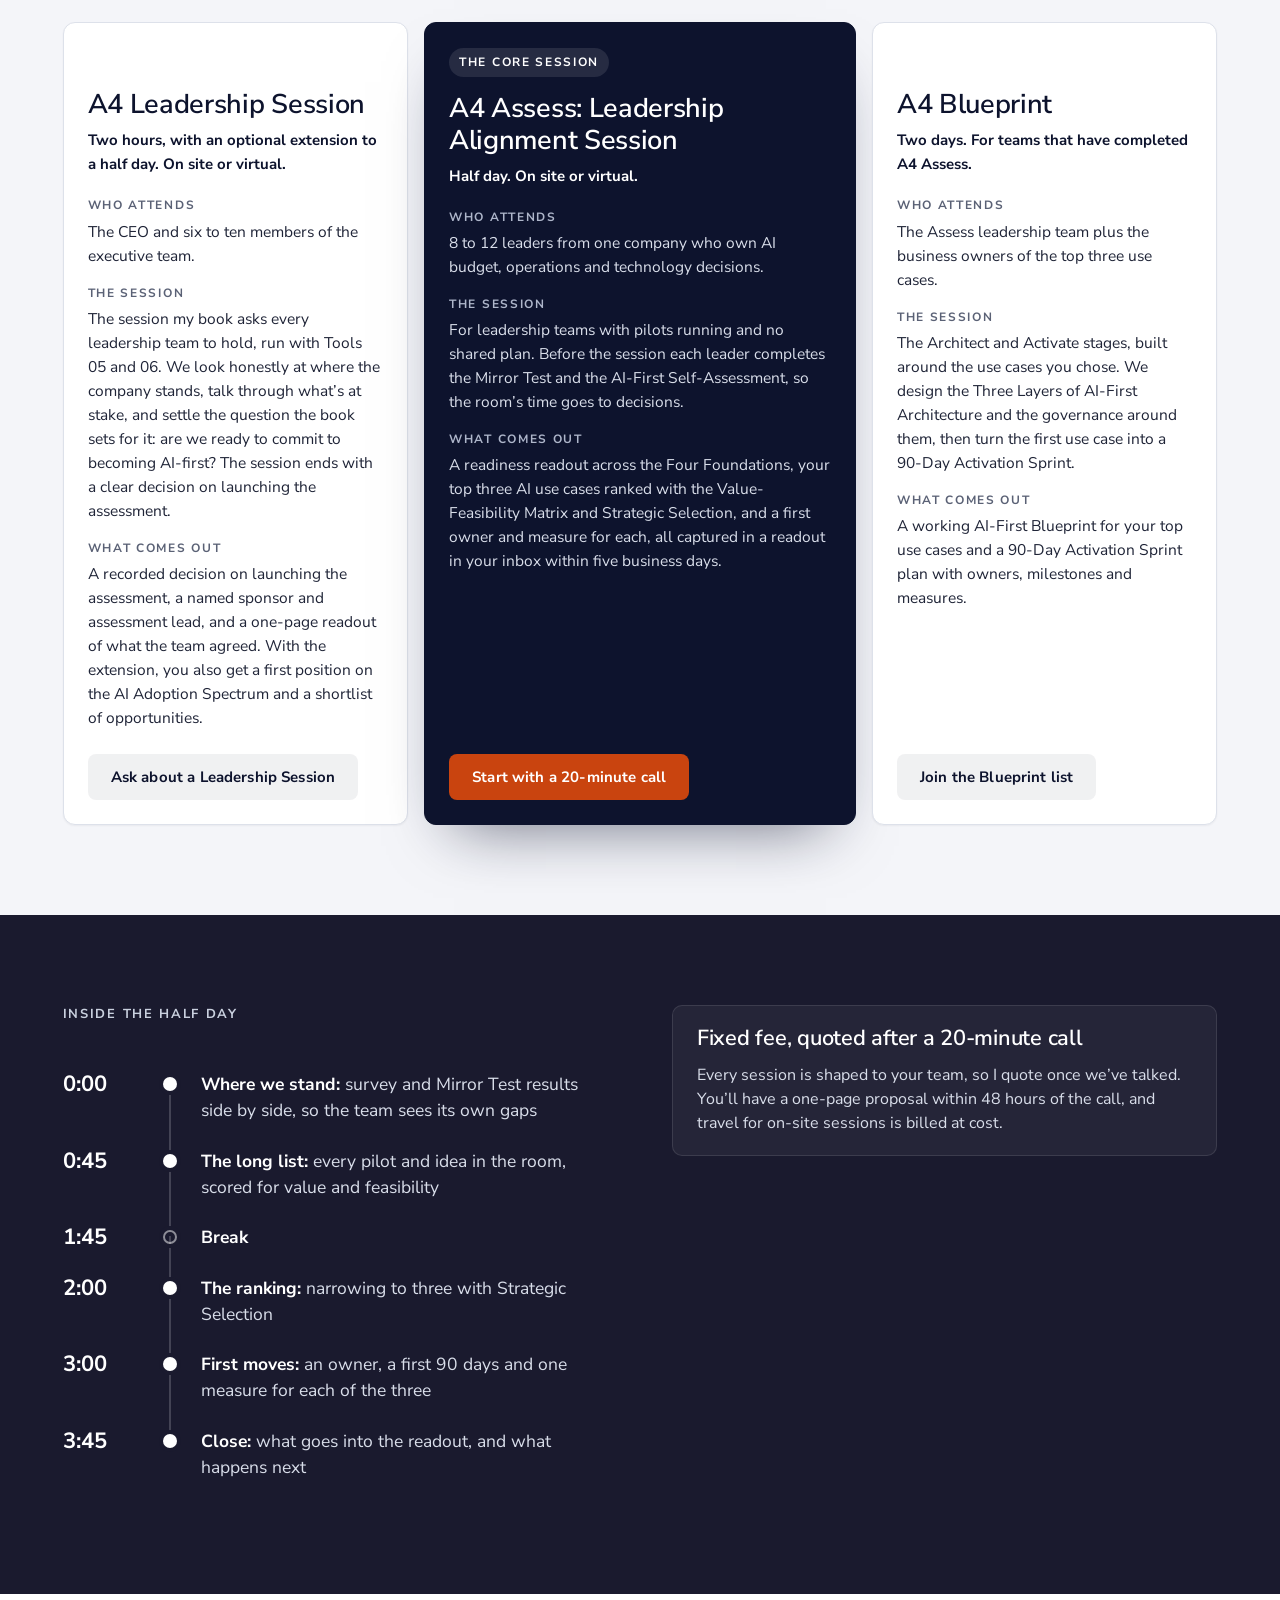
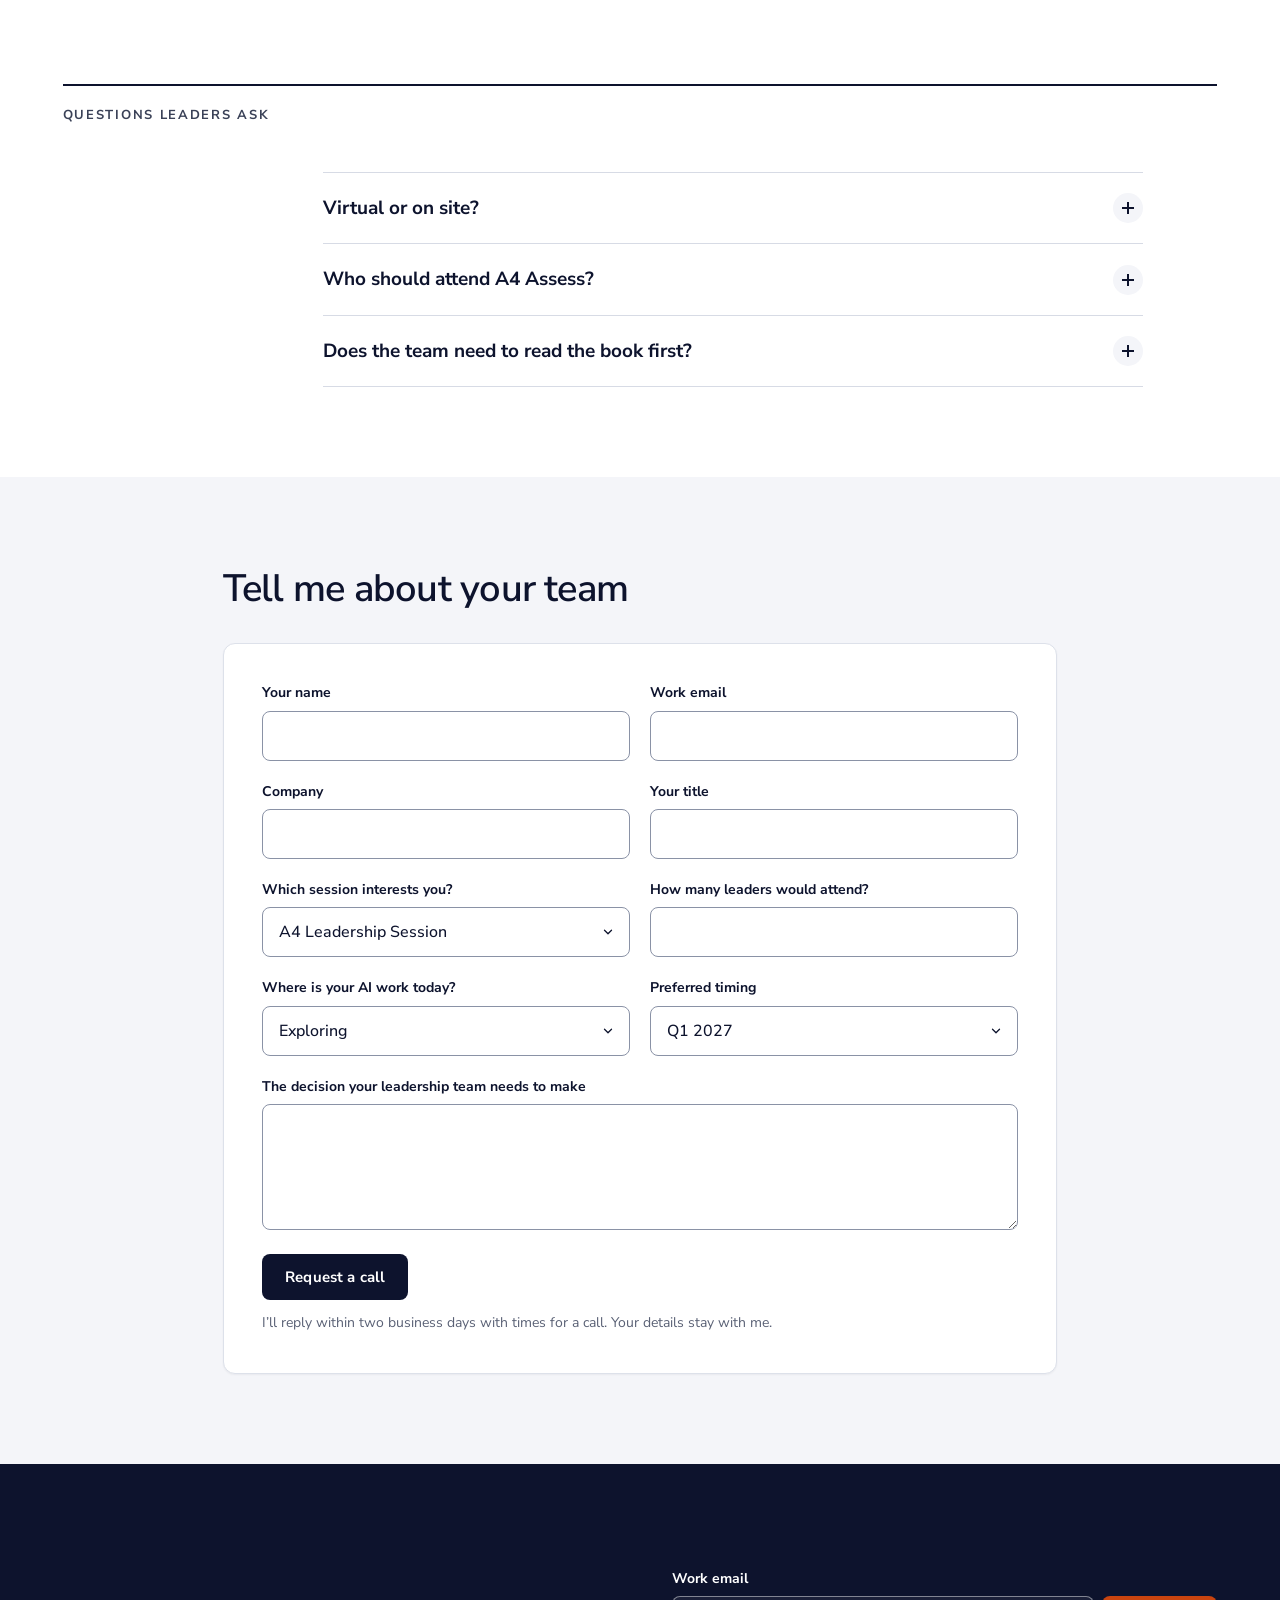
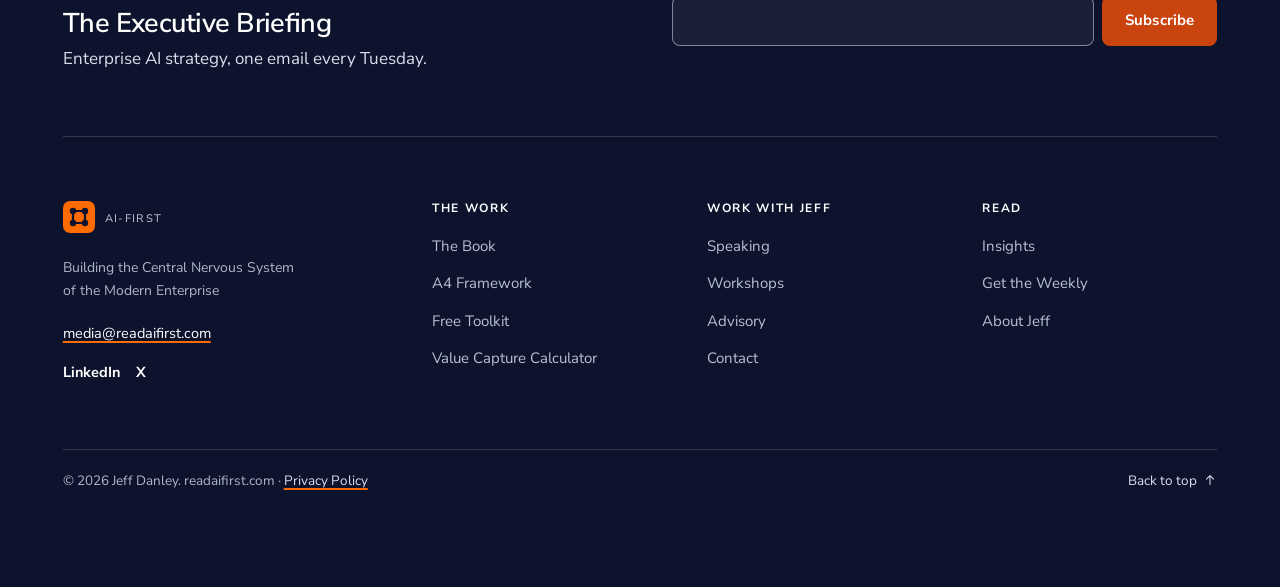
<file: workshops/index.html>
<!doctype html>
<html lang="en">
<head>
<meta charset="utf-8">
<meta name="viewport" content="width=device-width, initial-scale=1">
<meta name="robots" content="noindex,nofollow">
<title>AI Workshops for Executive Teams | Jeff Danley</title>
<meta name="description" content="Two-hour, half-day and two-day AI strategy workshops for leadership teams, built on the A4 Framework. Leave agreed on where you stand and what comes first.">
<link rel="icon" href="../assets/brand/favicon.ico" sizes="32x32">
<link rel="icon" type="image/svg+xml" href="../assets/brand/favicon.svg">
<link rel="icon" type="image/png" sizes="32x32" href="../assets/brand/favicon-32.png">
<link rel="icon" type="image/png" sizes="16x16" href="../assets/brand/favicon-16.png">
<link rel="apple-touch-icon" sizes="180x180" href="../assets/brand/apple-touch-icon.png">
<link rel="stylesheet" href="../assets/css/tokens.css">
<link rel="stylesheet" href="../assets/css/components.css">
<link rel="stylesheet" href="../assets/css/site.css">
<script>try{if(sessionStorage.getItem("ph")==="1")document.documentElement.classList.add("show-ph")}catch(e){}</script>
<script src="../assets/js/site.js" defer></script>
</head>
<body id="top">
<a class="skip" href="#main">Skip to content</a>
<svg xmlns="http://www.w3.org/2000/svg" style="display:none" fill="none" stroke="currentColor" stroke-width="1.75" stroke-linecap="round" stroke-linejoin="round"><symbol id="i-assess" viewBox="0 0 24 24"><circle cx="10.5" cy="10.5" r="6.5"/><path d="M15.3 15.3 21 21"/><path d="M6.5 11h2l1.2-2.5 1.8 4.5 1.3-2H14.5"/></symbol><symbol id="i-architect" viewBox="0 0 24 24"><rect x="3" y="3" width="18" height="18" rx="2"/><path d="M3 9h18M9 3v18"/><path d="M9 21a12 12 0 0 1 12-12"/></symbol><symbol id="i-activate" viewBox="0 0 24 24"><circle cx="12" cy="12" r="9"/><path d="M13 6.5 8.5 13h3.5l-1 4.5 4.5-6.5H12z"/></symbol><symbol id="i-amplify" viewBox="0 0 24 24"><circle cx="12" cy="12" r="2"/><path d="M8.2 15.8a5.4 5.4 0 0 1 0-7.6M15.8 8.2a5.4 5.4 0 0 1 0 7.6"/><path d="M5.4 18.6a9.3 9.3 0 0 1 0-13.2M18.6 5.4a9.3 9.3 0 0 1 0 13.2"/></symbol><symbol id="i-leadership" viewBox="0 0 24 24"><circle cx="12" cy="12" r="9"/><path d="m12 5 2 7-2 7-2-7z"/><path d="M5 12h3M16 12h3"/></symbol><symbol id="i-assessment" viewBox="0 0 24 24"><rect x="5" y="3.5" width="14" height="18" rx="2"/><path d="M9 3.5h6v3H9z"/><path d="m8.5 12 1.5 1.5 3-3M8.5 17h7"/></symbol><symbol id="i-roadmap" viewBox="0 0 24 24"><path d="M3 6.5 9 4l6 2.5L21 4v13.5L15 20l-6-2.5L3 20z"/><path d="M9 4v13.5M15 6.5V20"/></symbol><symbol id="i-team" viewBox="0 0 24 24"><circle cx="9" cy="8" r="3"/><path d="M3.5 19a5.5 5.5 0 0 1 11 0"/><circle cx="17" cy="9" r="2.4"/><path d="M15.5 14.2A4.5 4.5 0 0 1 21 18.5"/></symbol><symbol id="i-governance" viewBox="0 0 24 24"><path d="M12 3 4.5 6v5.5c0 4.6 3.2 8.2 7.5 9.5 4.3-1.3 7.5-4.9 7.5-9.5V6z"/><path d="m9 12 2 2 4-4"/></symbol><symbol id="i-measurement" viewBox="0 0 24 24"><path d="M3.5 20.5h17"/><path d="M6.5 17v-5M11 17V8M15.5 17v-7M20 17V5"/></symbol><symbol id="i-risk" viewBox="0 0 24 24"><path d="M12 3.5 21.5 20h-19z"/><path d="M12 10v4.5"/><circle cx="12" cy="17.2" r=".4"/></symbol><symbol id="i-calendar" viewBox="0 0 24 24"><rect x="3.5" y="5" width="17" height="15.5" rx="2"/><path d="M3.5 10h17M8 3v4M16 3v4"/><path d="M8 14h2M14 14h2M8 17h2"/></symbol><symbol id="i-gate" viewBox="0 0 24 24"><path d="M4 21V7l8-4 8 4v14"/><path d="M4 21h16M9 21v-7h6v7"/><path d="M12 7.5v2"/></symbol><symbol id="i-signoff" viewBox="0 0 24 24"><path d="M3.5 18.5c2-1 3-4.5 4.8-4.5 1.6 0 .8 3.5 2.4 3.5 1.4 0 2-2.5 3.3-2.5 1 0 1 1.5 2 1.5"/><path d="M3.5 21h17"/><path d="m14.5 4.5 4 4L11 16H7v-4z"/></symbol><symbol id="i-culture" viewBox="0 0 24 24"><path d="M12 20.5s-7.5-4.4-7.5-10A4.3 4.3 0 0 1 12 7.6a4.3 4.3 0 0 1 7.5 2.9c0 5.6-7.5 10-7.5 10z"/><path d="M8 12h2l1-2 2 4 1-2h2"/></symbol><symbol id="i-learning" viewBox="0 0 24 24"><path d="M2.5 9 12 4.5 21.5 9 12 13.5z"/><path d="M6.5 11v5c1.5 1.5 3.5 2.3 5.5 2.3s4-.8 5.5-2.3v-5"/><path d="M21.5 9v5.5"/></symbol><symbol id="i-checklist" viewBox="0 0 24 24"><path d="m4 6.5 1.5 1.5 3-3M4 13l1.5 1.5 3-3"/><rect x="4" y="17.5" width="4" height="3.5" rx=".6"/><path d="M11.5 7h8.5M11.5 13.5h8.5M11.5 19.5h8.5"/></symbol><symbol id="i-info" viewBox="0 0 24 24"><circle cx="12" cy="12" r="9"/><path d="M12 11v5.5"/><circle cx="12" cy="7.8" r=".4"/></symbol><symbol id="i-book" viewBox="0 0 24 24"><path d="M12 6.5C10 5 7 4.5 3.5 5v13.5c3.5-.5 6.5 0 8.5 1.5 2-1.5 5-2 8.5-1.5V5C17 4.5 14 5 12 6.5z"/><path d="M12 6.5V20"/></symbol><symbol id="i-key" viewBox="0 0 24 24"><circle cx="12" cy="10" r="5.5"/><path d="M12 7.5v3M12 15.5V21M9.5 18.5h5"/></symbol><symbol id="i-target" viewBox="0 0 24 24"><circle cx="12" cy="12" r="9"/><circle cx="12" cy="12" r="5"/><circle cx="12" cy="12" r="1.2"/></symbol></svg>
<svg xmlns="http://www.w3.org/2000/svg" style="display:none" fill="none" stroke="currentColor" stroke-width="1.75" stroke-linecap="round" stroke-linejoin="round"><symbol id="i-arrow" viewBox="0 0 24 24"><path d="M4.5 12h15M13.5 6l6 6-6 6"/></symbol><symbol id="i-download" viewBox="0 0 24 24"><path d="M12 4v11M7 10.5l5 5 5-5"/><path d="M4.5 19.5h15"/></symbol><symbol id="i-eye" viewBox="0 0 24 24"><path d="M2.5 12S6 5.5 12 5.5 21.5 12 21.5 12 18 18.5 12 18.5 2.5 12 2.5 12z"/><circle cx="12" cy="12" r="3"/></symbol><symbol id="i-menu" viewBox="0 0 24 24"><path d="M4 7h16M4 12h16M4 17h16"/></symbol><symbol id="i-close" viewBox="0 0 24 24"><path d="M6 6l12 12M18 6 6 18"/></symbol><symbol id="i-pages" viewBox="0 0 24 24"><path d="M7 3.5h7.5L19 8v12.5H7z"/><path d="M14.5 3.5V8H19"/><path d="M4.5 7v15h11"/></symbol><symbol id="i-quote" viewBox="0 0 24 24"><path d="M4 17.5c0-5 1.5-8 5.5-10.5M4 17.5h5V12H4M14 17.5c0-5 1.5-8 5.5-10.5M14 17.5h5V12h-5"/></symbol><symbol id="i-award" viewBox="0 0 24 24"><circle cx="12" cy="9" r="5.5"/><path d="M8.5 13.3 7 21l5-2.5 5 2.5-1.5-7.7"/></symbol><symbol id="i-mic" viewBox="0 0 24 24"><rect x="9" y="3" width="6" height="11" rx="3"/><path d="M5.5 11a6.5 6.5 0 0 0 13 0M12 17.5V21M8.5 21h7"/></symbol></svg>
<header class="site-header on-dark">
  <div class="container bar">
    <a class="brand" href="../" aria-label="AI-First, home"><svg class="brand-mark" aria-hidden="true" focusable="false" xmlns="http://www.w3.org/2000/svg" viewBox="0 0 32 32" width="32" height="32"><rect width="32" height="32" rx="7" fill="#FF6B00"/><path d="M10 10h12v12H10z" fill="none" stroke="#0D132D" stroke-width="2.2"/><circle cx="10" cy="10" r="3.2" fill="#0D132D"/><circle cx="22" cy="10" r="3.2" fill="#0D132D"/><circle cx="10" cy="22" r="3.2" fill="#0D132D"/><circle cx="22" cy="22" r="3.2" fill="#0D132D"/></svg><span class="brand-word"><b><span class="nb">AI-First</span></b><span class="tagline">Building the Central Nervous System of the Modern Enterprise</span></span></a>
    <nav class="site-nav" id="site-nav" aria-label="Primary"><a href="../book/">The Book</a><a href="../a4-framework/">A4 Framework</a><a href="../resources/">Free Toolkit</a><a href="../speaking/">Speaking</a><a href="../workshops/" aria-current="page">Workshops</a><a href="../blog/">Insights</a><a class="btn btn--primary nav-cta" href="../weekly/">Get the Weekly</a></nav>
    <a class="btn btn--sm cta" href="../weekly/">Get the Weekly</a>
    <button class="nav-toggle" type="button" data-nav-toggle aria-expanded="false" aria-controls="site-nav" aria-label="Menu"><svg class="i-open" aria-hidden="true" focusable="false"><use href="#i-menu"/></svg><svg class="i-close" aria-hidden="true" focusable="false"><use href="#i-close"/></svg><span class="t-open">Menu</span><span class="t-close">Close</span></button>
  </div>
</header>
<main id="main">

<section class="page-hero field bp theme-dark" aria-labelledby="h1">
  <div class="container">
    <nav class="crumbs" aria-label="Breadcrumb"><ol><li><a href="../">Home</a></li><li aria-current="page">Workshops</li></ol></nav>
    <div class="hero-split">
      <div>
        <span class="label">Workshops · Now booking for 2027</span>
        <h1 id="h1" class="long">AI workshops that get your leadership team on one plan</h1>
        <p class="lead">Working sessions built on the A4 Framework and the leadership session tools from my book. Your team walks in with a stack of pilots and walks out agreed on what comes first.</p>
        <div class="actions"><a class="btn btn--primary btn--lg" href="#inquiry">Start with a 20-minute call</a></div>
      </div>
      <div class="artifacts artifacts--tools ph-alt" aria-hidden="false"><img class="tc tc-1" src="../assets/tools/tool-06.webp" width="600" height="777" alt="Cover of Tool 06, Leadership Session Facilitation Guide"><img class="tc tc-2" src="../assets/tools/tool-13.webp" width="600" height="777" alt="Cover of Tool 13, Value-Feasibility Matrix and Strategic Selection"><img class="book book--tool" src="../assets/tools/tool-05.webp" width="600" height="777" alt="Cover of Tool 05, Leadership Session Agenda"></div>
      <div class="ph-host ph-block ph-only" style="aspect-ratio:4/3"><span class="ph"><b>Placeholder</b>session photo. Alt text: Jeff Danley facilitating an A4 session with a leadership team</span></div>
    </div>
  </div>
</section>
<section class="s s-white" aria-label="Why teams book these">
  <div class="container split wide-left">
    <div><p class="lead-sent">A common pattern in leadership teams is that everyone agrees AI matters and each leader carries a different list of what comes first.</p>
<ul class="takeaways stacked"><li><p><b>Every list has merit,</b> and together they stall the budget.</p></li>
<li><p><b>These sessions turn those lists into one plan,</b> built in the room by the people who’ll own it, using the same tools I wrote into <span class="nb">AI-First.</span></p></li>
<li><p><b>Whatever the format, the outcome is agreement,</b> written up in a readout your team can act on.</p></li></ul></div>
    <div class="card soft">
      <h3 style="font-size:var(--fs-h4)">Who it fits</h3>
      <ul class="ticks-list" style="margin-top:var(--sp-5)"><li><svg aria-hidden="true" focusable="false"><use href="#i-target"/></svg><span>You have AI pilots in several departments and no single plan that ties them together</span></li><li><svg aria-hidden="true" focusable="false"><use href="#i-target"/></svg><span>You’re setting a budget and want the leadership team to own the priorities</span></li><li><svg aria-hidden="true" focusable="false"><use href="#i-target"/></svg><span>A new executive needs the team aligned quickly</span></li></ul>
    </div>
  </div>
</section>
<section class="s s-tint" aria-labelledby="fm-h">
  <div class="container">
    <div class="sec-head "><span class="label">Formats</span><h2 id="fm-h">Pick the depth your team needs</h2></div>
    <div class="formats">
      <article class="format"><div class="ftag"></div><h3>A4 Leadership Session</h3><p class="dur">Two hours, with an optional extension to a half day. On site or virtual.</p>
      <dl><div><dt>Who attends</dt><dd>The CEO and six to ten members of the executive team.</dd></div><div><dt>The session</dt><dd>The session my book asks every leadership team to hold, run with Tools 05 and 06. We look honestly at where the company stands, talk through what’s at stake, and settle the question the book sets for it: are we ready to commit to becoming <span class="nb">AI-first?</span> The session ends with a clear decision on launching the assessment.</dd></div><div><dt>What comes out</dt><dd>A recorded decision on launching the assessment, a named sponsor and assessment lead, and a one-page readout of what the team agreed. With the extension, you also get a first position on the AI Adoption Spectrum and a shortlist of opportunities.</dd></div></dl>
      <div class="actions"><a class="btn btn--secondary" href="#inquiry">Ask about a Leadership Session</a></div></article>
      <article class="format core"><div class="ftag"><span class="t">The core session</span></div><h3>A4 Assess: Leadership Alignment Session</h3><p class="dur">Half day. On site or virtual.</p>
      <dl><div><dt>Who attends</dt><dd>8 to 12 leaders from one company who own AI budget, operations and technology decisions.</dd></div><div><dt>The session</dt><dd>For leadership teams with pilots running and no shared plan. Before the session each leader completes the Mirror Test and the <span class="nb">AI-First</span> Self-Assessment, so the room’s time goes to decisions.</dd></div><div><dt>What comes out</dt><dd>A readiness readout across the Four Foundations, your top three AI use cases ranked with the Value-Feasibility Matrix and Strategic Selection, and a first owner and measure for each, all captured in a readout in your inbox within five business days. <span class="ph"><b>Placeholder</b>Jeff to confirm readout timing and any follow-up call</span></dd></div></dl>
      <div class="actions"><a class="btn btn--primary" href="#inquiry">Start with a 20-minute call</a></div></article>
      <article class="format"><div class="ph-host ftag"><span class="ph-host t"><span class="ph"><b>Placeholder</b>Jeff to confirm launch quarter, drafted as Q2 2027</span></span></div><h3>A4 Blueprint</h3><p class="dur">Two days. For teams that have completed A4 Assess.</p>
      <dl><div><dt>Who attends</dt><dd>The Assess leadership team plus the business owners of the top three use cases.</dd></div><div><dt>The session</dt><dd>The Architect and Activate stages, built around the use cases you chose. We design the Three Layers of <span class="nb">AI-First</span> Architecture and the governance around them, then turn the first use case into a 90-Day Activation Sprint.</dd></div><div><dt>What comes out</dt><dd>A working <span class="nb">AI-First</span> Blueprint for your top use cases and a 90-Day Activation Sprint plan with owners, milestones and measures. <span class="ph"><b>Placeholder</b>Jeff to confirm Blueprint outputs</span></dd></div></dl>
      <div class="actions"><a class="btn btn--secondary" href="#inquiry">Join the Blueprint list</a></div></article>
    </div>
  </div>
</section>
<section class="s s-dark theme-dark bp" aria-labelledby="ag-h">
  <div class="container split">
    <div><div class="sec-head no-rule"><span class="label">Inside the half day</span></div><h2 id="ag-h" class="sr-only">A4 Assess: the half day</h2>
      <p style="margin-bottom:var(--sp-7)" class="ph-host"><span class="ph"><b>Placeholder</b>Jeff to confirm agenda blocks and timings</span></p>
      <ol class="agenda"><li class=""><time>0:00</time> <span class="node" aria-hidden="true"></span><span><b>Where we stand:</b> survey and Mirror Test results side by side, so the team sees its own gaps</span></li><li class=""><time>0:45</time> <span class="node" aria-hidden="true"></span><span><b>The long list:</b> every pilot and idea in the room, scored for value and feasibility</span></li><li class="brk"><time>1:45</time> <span class="node" aria-hidden="true"></span><span><b>Break</b></span></li><li class=""><time>2:00</time> <span class="node" aria-hidden="true"></span><span><b>The ranking:</b> narrowing to three with Strategic Selection</span></li><li class=""><time>3:00</time> <span class="node" aria-hidden="true"></span><span><b>First moves:</b> an owner, a first 90 days and one measure for each of the three</span></li><li class=""><time>3:45</time> <span class="node" aria-hidden="true"></span><span><b>Close:</b> what goes into the readout, and what happens next</span></li></ol></div>
    <div>
      <div class="book-quote" style="margin-top:0"><h3 style="font-size:var(--fs-h4)">Fixed fee, quoted after a 20-minute call</h3><p style="margin-top:var(--sp-3);font-size:16px;font-weight:400;color:var(--text-on-dark-2)">Every session is shaped to your team, so I quote once we’ve talked. You’ll have a one-page proposal within 48 hours of the call, and travel for on-site sessions is billed at cost. <span class="ph"><b>Placeholder</b>Jeff to confirm proposal timing</span></p></div>
    </div>
  </div>
</section>
<section class="s s-white" aria-labelledby="fq-h">
  <div class="container"><div class="sec-head "><span class="label">Questions leaders ask</span></div><h2 id="fq-h" class="sr-only">Questions leaders ask</h2><div data-indent style="max-width:820px"><div class="faq"><details><summary>Virtual or on site?<span class="pm" aria-hidden="true"></span></summary><div class="a"><p>Both work. On site gives the ranking exercise more energy, and virtual makes it easier to get every leader there.</p></div></details><details><summary>Who should attend A4 Assess?<span class="pm" aria-hidden="true"></span></summary><div class="a"><p>The 8 to 12 people who own AI budget, operations and technology decisions. If a leader will be asked to fund or staff one of the top three, they belong in the session.</p></div></details><details><summary>Does the team need to read the book first?<span class="pm" aria-hidden="true"></span></summary><div class="a"><p>It helps, and it’s optional. The pre-work covers what the session needs.</p></div></details></div></div></div>
</section>
<section class="s s-tint" aria-labelledby="iq-h" id="inquiry">
  <div class="container" style="max-width:920px">
    <h2 id="iq-h" style="margin-bottom:var(--sp-7)">Tell me about your team</h2>
    <form class="form-card" data-mock aria-labelledby="iq-h">
      <div class="form-grid"><div class="field"><label for="iq-0">Your name</label><input class="input" id="iq-0" type="text" autocomplete="name"></div><div class="field"><label for="iq-1">Work email</label><input class="input" id="iq-1" type="email" autocomplete="email"></div><div class="field"><label for="iq-2">Company</label><input class="input" id="iq-2" type="text" autocomplete="organization"></div><div class="field"><label for="iq-3">Your title</label><input class="input" id="iq-3" type="text" autocomplete="organization-title"></div><div class="field"><label for="iq-4">Which session interests you?</label><select class="input" id="iq-4"><option>A4 Leadership Session</option><option>A4 Assess</option><option>A4 Blueprint</option><option>Help me choose</option></select></div><div class="field"><label for="iq-5">How many leaders would attend?</label><input class="input" id="iq-5" type="number"></div><div class="field"><label for="iq-6">Where is your AI work today?</label><select class="input" id="iq-6"><option>Exploring</option><option>A few pilots</option><option>Pilots in several departments</option><option>Some use cases in production</option></select></div><div class="field"><label for="iq-7">Preferred timing</label><select class="input" id="iq-7"><option>Q1 2027</option><option>Q2 2027</option><option>Later in 2027</option></select></div><div class="field full"><label for="iq-8">The decision your leadership team needs to make</label><textarea class="input" id="iq-8" rows="4"></textarea></div></div>
      <button class="btn btn--primary" type="submit">Request a call</button>
      <p class="form-note">I’ll reply within two business days with times for a call. Your details stay with me.</p>
      <p class="form-note ok mock" hidden></p>
    </form>
  </div>
</section>
</main>
<footer class="site-footer theme-dark" id="footer">
  <div class="container">
    <div class="ft-band"><div><h2>The Executive Briefing</h2><p>Enterprise AI strategy, one email every Tuesday.</p></div>
      <form class="nl-form" data-newsletter data-success="You’re in. The first issue arrives Tuesday." novalidate><div class="form-row"><div class="field"><label for="ft-em">Work email</label><input class="input" id="ft-em" name="email" type="email" autocomplete="email" required></div><button class="btn btn--primary" type="submit">Subscribe</button></div><p class="field-msg" role="status" aria-live="polite"></p></form></div>
    <div class="top">
      <div>
        <a class="brand" href="../" aria-label="AI-First, home"><svg class="brand-mark" aria-hidden="true" focusable="false" xmlns="http://www.w3.org/2000/svg" viewBox="0 0 32 32" width="32" height="32"><rect width="32" height="32" rx="7" fill="#FF6B00"/><path d="M10 10h12v12H10z" fill="none" stroke="#0D132D" stroke-width="2.2"/><circle cx="10" cy="10" r="3.2" fill="#0D132D"/><circle cx="22" cy="10" r="3.2" fill="#0D132D"/><circle cx="10" cy="22" r="3.2" fill="#0D132D"/><circle cx="22" cy="22" r="3.2" fill="#0D132D"/></svg><span class="brand-word"><b><span class="nb">AI-First</span></b></span></a>
        <p class="tagline-ft">Building the Central Nervous System of the Modern Enterprise</p>
        <p class="contact"><a href="mailto:media@readaifirst.com">media@readaifirst.com</a></p>
        <div class="social"><a href="https://www.linkedin.com/in/jeffdanley" target="_blank" rel="noopener">LinkedIn</a><a href="https://x.com/jeffdanley" target="_blank" rel="noopener">X</a></div>
      </div>
      <div><h4>The work</h4><ul><li><a href="../book/">The Book</a></li><li><a href="../a4-framework/">A4 Framework</a></li><li><a href="../resources/">Free Toolkit</a></li><li><a href="https://readaifirst.com/value-capture-calculator/" target=_blank rel=noopener>Value Capture Calculator</a></li></ul></div>
      <div><h4>Work with Jeff</h4><ul><li><a href="../speaking/">Speaking</a></li><li><a href="../workshops/">Workshops</a></li><li><a href="../workshops/">Advisory</a></li><li><a href="mailto:media@readaifirst.com">Contact</a></li></ul></div>
      <div><h4>Read</h4><ul><li><a href="../blog/">Insights</a></li><li><a href="../weekly/">Get the Weekly</a></li><li><a href="../book/#about">About Jeff</a></li></ul></div>
    </div>
    <div class="bottom"><span>© 2026 Jeff Danley. readaifirst.com · <a href="https://readaifirst.com/privacy-policy/" target="_blank" rel="noopener">Privacy Policy</a></span><a class="top-link" href="#top">Back to top<svg aria-hidden="true" focusable="false"><use href="#i-arrow"/></svg></a></div>
  </div>
</footer>
<div class="mock-badge" role="region" aria-label="Mockup status"><span class="mb-dot" aria-hidden="true"></span><span class="mb-t">Mockup, not live</span><button type="button" class="mb-toggle" data-ph-toggle aria-pressed="false" data-n="6">Show 6 pending items</button></div>
</body>
</html>
</file>
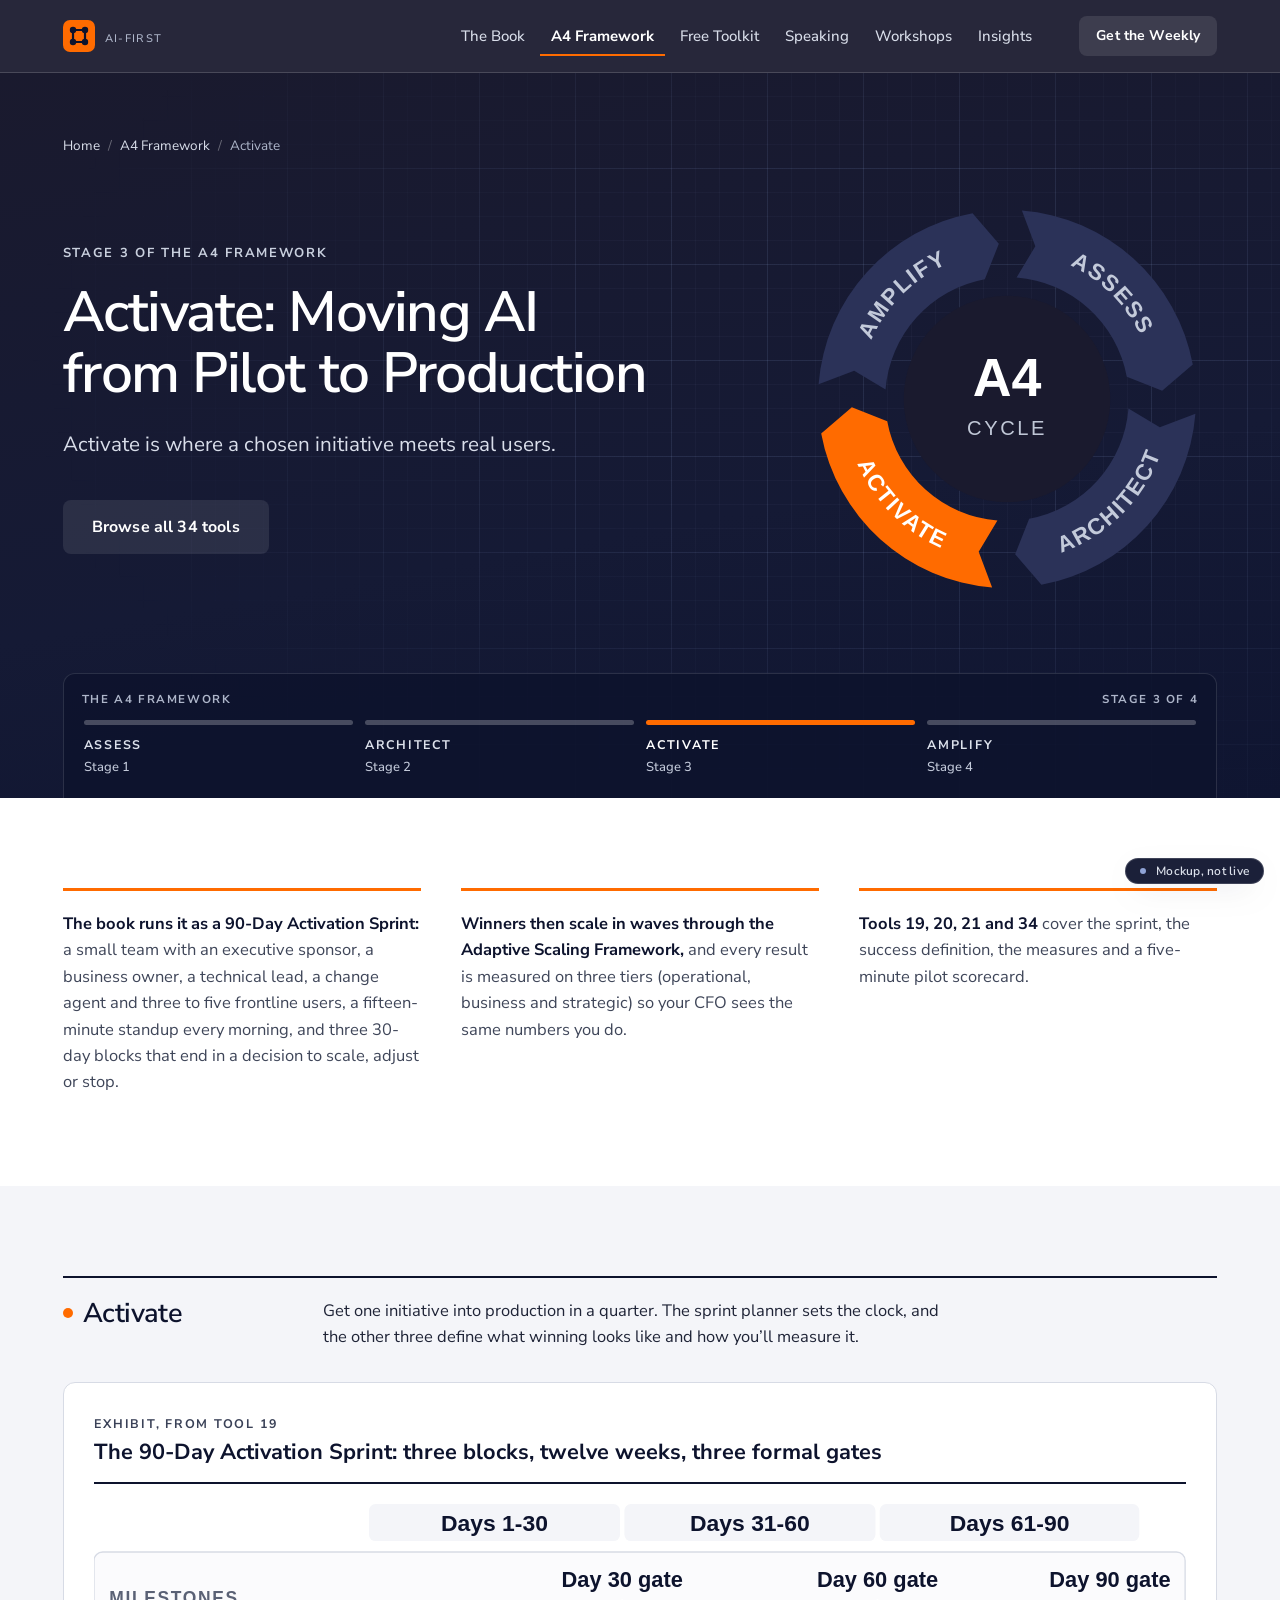
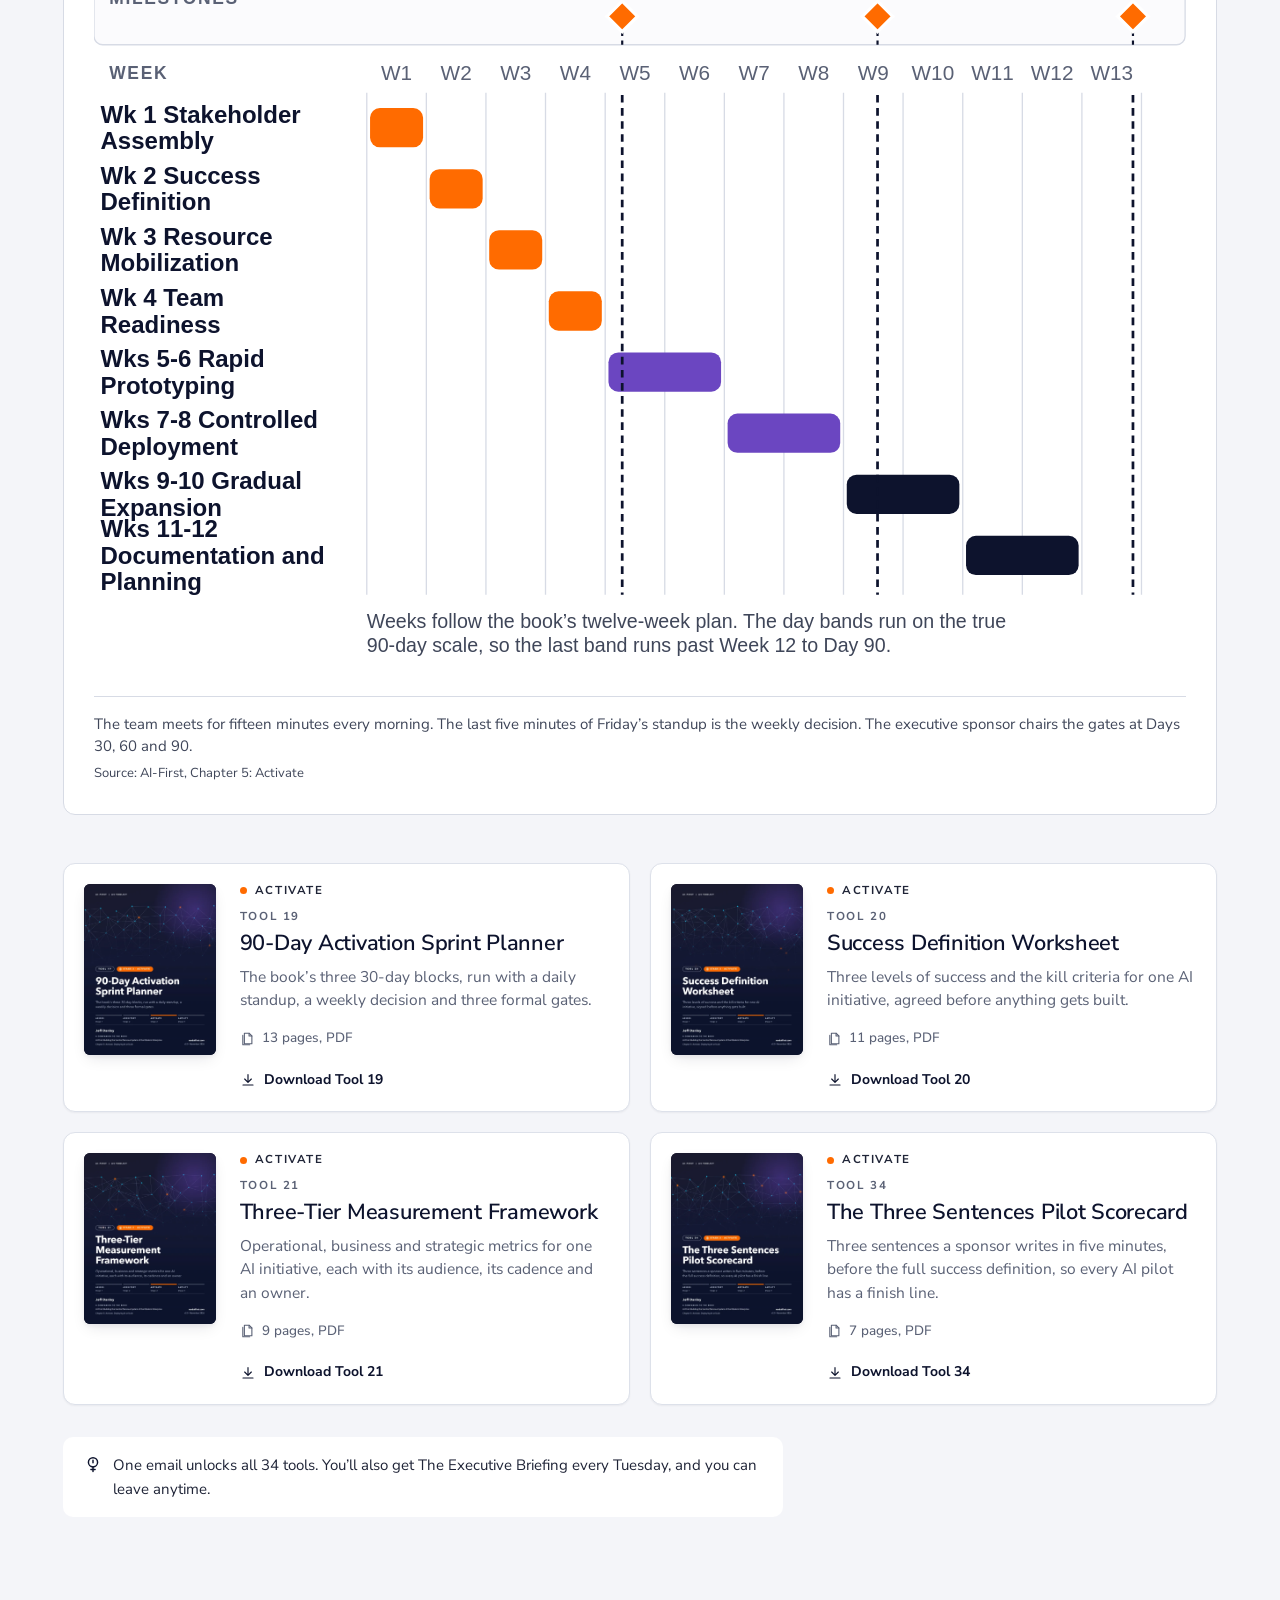
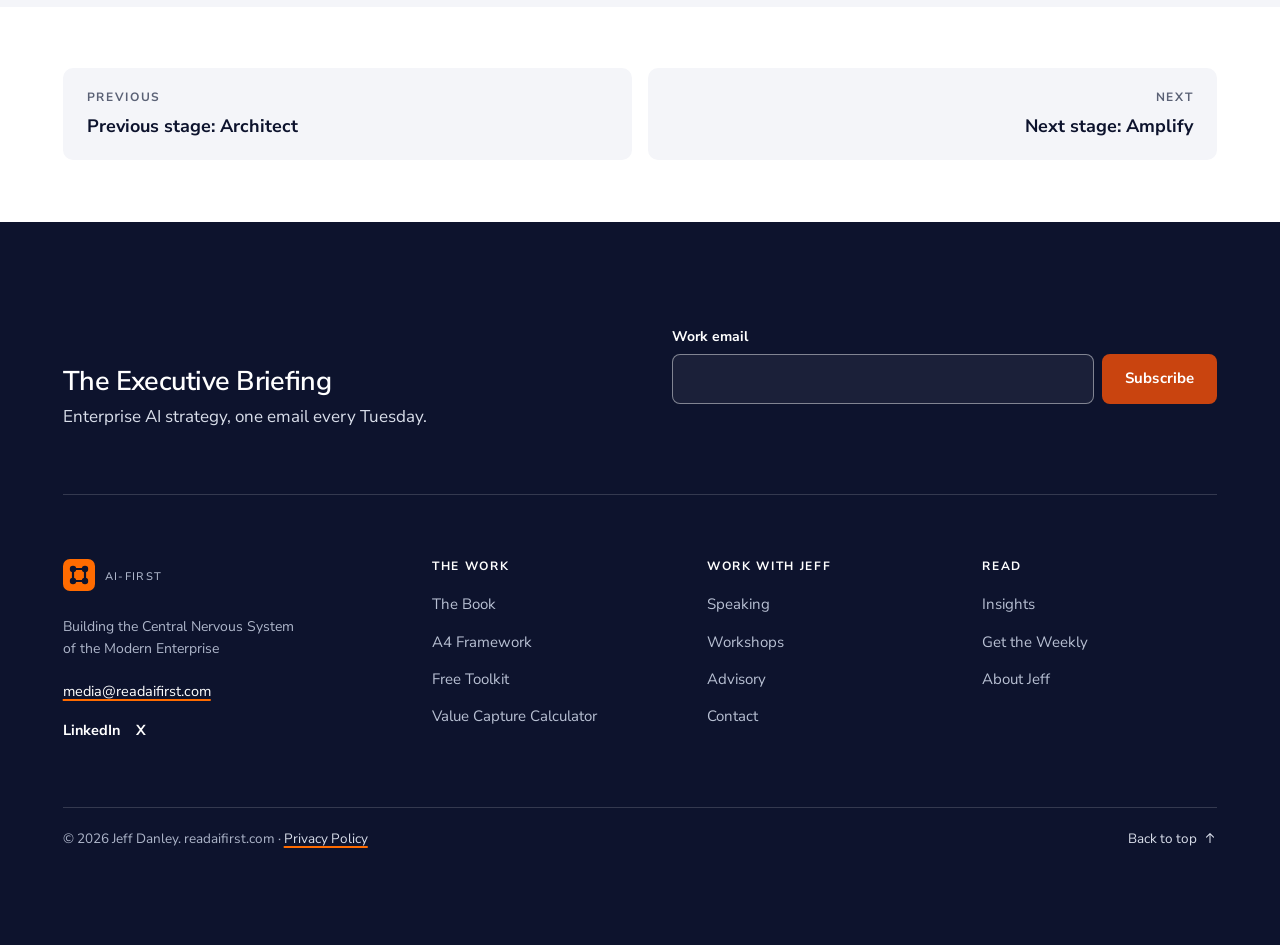
<file: a4-framework/activate/index.html>
<!doctype html>
<html lang="en">
<head>
<meta charset="utf-8">
<meta name="viewport" content="width=device-width, initial-scale=1">
<meta name="robots" content="noindex,nofollow">
<title>From AI Pilot to Production: The Activate Stage</title>
<meta name="description" content="Run a 90-day activation sprint with a named owner, success and kill criteria, and metrics finance accepts. Four free tools for the Activate stage.">
<link rel="icon" href="../../assets/brand/favicon.ico" sizes="32x32">
<link rel="icon" type="image/svg+xml" href="../../assets/brand/favicon.svg">
<link rel="icon" type="image/png" sizes="32x32" href="../../assets/brand/favicon-32.png">
<link rel="icon" type="image/png" sizes="16x16" href="../../assets/brand/favicon-16.png">
<link rel="apple-touch-icon" sizes="180x180" href="../../assets/brand/apple-touch-icon.png">
<link rel="stylesheet" href="../../assets/css/tokens.css">
<link rel="stylesheet" href="../../assets/css/components.css">
<link rel="stylesheet" href="../../assets/css/site.css">
<script>try{if(sessionStorage.getItem("ph")==="1")document.documentElement.classList.add("show-ph")}catch(e){}</script>
<script src="../../assets/js/site.js" defer></script>
</head>
<body id="top">
<a class="skip" href="#main">Skip to content</a>
<svg xmlns="http://www.w3.org/2000/svg" style="display:none" fill="none" stroke="currentColor" stroke-width="1.75" stroke-linecap="round" stroke-linejoin="round"><symbol id="i-assess" viewBox="0 0 24 24"><circle cx="10.5" cy="10.5" r="6.5"/><path d="M15.3 15.3 21 21"/><path d="M6.5 11h2l1.2-2.5 1.8 4.5 1.3-2H14.5"/></symbol><symbol id="i-architect" viewBox="0 0 24 24"><rect x="3" y="3" width="18" height="18" rx="2"/><path d="M3 9h18M9 3v18"/><path d="M9 21a12 12 0 0 1 12-12"/></symbol><symbol id="i-activate" viewBox="0 0 24 24"><circle cx="12" cy="12" r="9"/><path d="M13 6.5 8.5 13h3.5l-1 4.5 4.5-6.5H12z"/></symbol><symbol id="i-amplify" viewBox="0 0 24 24"><circle cx="12" cy="12" r="2"/><path d="M8.2 15.8a5.4 5.4 0 0 1 0-7.6M15.8 8.2a5.4 5.4 0 0 1 0 7.6"/><path d="M5.4 18.6a9.3 9.3 0 0 1 0-13.2M18.6 5.4a9.3 9.3 0 0 1 0 13.2"/></symbol><symbol id="i-leadership" viewBox="0 0 24 24"><circle cx="12" cy="12" r="9"/><path d="m12 5 2 7-2 7-2-7z"/><path d="M5 12h3M16 12h3"/></symbol><symbol id="i-assessment" viewBox="0 0 24 24"><rect x="5" y="3.5" width="14" height="18" rx="2"/><path d="M9 3.5h6v3H9z"/><path d="m8.5 12 1.5 1.5 3-3M8.5 17h7"/></symbol><symbol id="i-roadmap" viewBox="0 0 24 24"><path d="M3 6.5 9 4l6 2.5L21 4v13.5L15 20l-6-2.5L3 20z"/><path d="M9 4v13.5M15 6.5V20"/></symbol><symbol id="i-team" viewBox="0 0 24 24"><circle cx="9" cy="8" r="3"/><path d="M3.5 19a5.5 5.5 0 0 1 11 0"/><circle cx="17" cy="9" r="2.4"/><path d="M15.5 14.2A4.5 4.5 0 0 1 21 18.5"/></symbol><symbol id="i-governance" viewBox="0 0 24 24"><path d="M12 3 4.5 6v5.5c0 4.6 3.2 8.2 7.5 9.5 4.3-1.3 7.5-4.9 7.5-9.5V6z"/><path d="m9 12 2 2 4-4"/></symbol><symbol id="i-measurement" viewBox="0 0 24 24"><path d="M3.5 20.5h17"/><path d="M6.5 17v-5M11 17V8M15.5 17v-7M20 17V5"/></symbol><symbol id="i-risk" viewBox="0 0 24 24"><path d="M12 3.5 21.5 20h-19z"/><path d="M12 10v4.5"/><circle cx="12" cy="17.2" r=".4"/></symbol><symbol id="i-calendar" viewBox="0 0 24 24"><rect x="3.5" y="5" width="17" height="15.5" rx="2"/><path d="M3.5 10h17M8 3v4M16 3v4"/><path d="M8 14h2M14 14h2M8 17h2"/></symbol><symbol id="i-gate" viewBox="0 0 24 24"><path d="M4 21V7l8-4 8 4v14"/><path d="M4 21h16M9 21v-7h6v7"/><path d="M12 7.5v2"/></symbol><symbol id="i-signoff" viewBox="0 0 24 24"><path d="M3.5 18.5c2-1 3-4.5 4.8-4.5 1.6 0 .8 3.5 2.4 3.5 1.4 0 2-2.5 3.3-2.5 1 0 1 1.5 2 1.5"/><path d="M3.5 21h17"/><path d="m14.5 4.5 4 4L11 16H7v-4z"/></symbol><symbol id="i-culture" viewBox="0 0 24 24"><path d="M12 20.5s-7.5-4.4-7.5-10A4.3 4.3 0 0 1 12 7.6a4.3 4.3 0 0 1 7.5 2.9c0 5.6-7.5 10-7.5 10z"/><path d="M8 12h2l1-2 2 4 1-2h2"/></symbol><symbol id="i-learning" viewBox="0 0 24 24"><path d="M2.5 9 12 4.5 21.5 9 12 13.5z"/><path d="M6.5 11v5c1.5 1.5 3.5 2.3 5.5 2.3s4-.8 5.5-2.3v-5"/><path d="M21.5 9v5.5"/></symbol><symbol id="i-checklist" viewBox="0 0 24 24"><path d="m4 6.5 1.5 1.5 3-3M4 13l1.5 1.5 3-3"/><rect x="4" y="17.5" width="4" height="3.5" rx=".6"/><path d="M11.5 7h8.5M11.5 13.5h8.5M11.5 19.5h8.5"/></symbol><symbol id="i-info" viewBox="0 0 24 24"><circle cx="12" cy="12" r="9"/><path d="M12 11v5.5"/><circle cx="12" cy="7.8" r=".4"/></symbol><symbol id="i-book" viewBox="0 0 24 24"><path d="M12 6.5C10 5 7 4.5 3.5 5v13.5c3.5-.5 6.5 0 8.5 1.5 2-1.5 5-2 8.5-1.5V5C17 4.5 14 5 12 6.5z"/><path d="M12 6.5V20"/></symbol><symbol id="i-key" viewBox="0 0 24 24"><circle cx="12" cy="10" r="5.5"/><path d="M12 7.5v3M12 15.5V21M9.5 18.5h5"/></symbol><symbol id="i-target" viewBox="0 0 24 24"><circle cx="12" cy="12" r="9"/><circle cx="12" cy="12" r="5"/><circle cx="12" cy="12" r="1.2"/></symbol></svg>
<svg xmlns="http://www.w3.org/2000/svg" style="display:none" fill="none" stroke="currentColor" stroke-width="1.75" stroke-linecap="round" stroke-linejoin="round"><symbol id="i-arrow" viewBox="0 0 24 24"><path d="M4.5 12h15M13.5 6l6 6-6 6"/></symbol><symbol id="i-download" viewBox="0 0 24 24"><path d="M12 4v11M7 10.5l5 5 5-5"/><path d="M4.5 19.5h15"/></symbol><symbol id="i-eye" viewBox="0 0 24 24"><path d="M2.5 12S6 5.5 12 5.5 21.5 12 21.5 12 18 18.5 12 18.5 2.5 12 2.5 12z"/><circle cx="12" cy="12" r="3"/></symbol><symbol id="i-menu" viewBox="0 0 24 24"><path d="M4 7h16M4 12h16M4 17h16"/></symbol><symbol id="i-close" viewBox="0 0 24 24"><path d="M6 6l12 12M18 6 6 18"/></symbol><symbol id="i-pages" viewBox="0 0 24 24"><path d="M7 3.5h7.5L19 8v12.5H7z"/><path d="M14.5 3.5V8H19"/><path d="M4.5 7v15h11"/></symbol><symbol id="i-quote" viewBox="0 0 24 24"><path d="M4 17.5c0-5 1.5-8 5.5-10.5M4 17.5h5V12H4M14 17.5c0-5 1.5-8 5.5-10.5M14 17.5h5V12h-5"/></symbol><symbol id="i-award" viewBox="0 0 24 24"><circle cx="12" cy="9" r="5.5"/><path d="M8.5 13.3 7 21l5-2.5 5 2.5-1.5-7.7"/></symbol><symbol id="i-mic" viewBox="0 0 24 24"><rect x="9" y="3" width="6" height="11" rx="3"/><path d="M5.5 11a6.5 6.5 0 0 0 13 0M12 17.5V21M8.5 21h7"/></symbol></svg>
<header class="site-header on-dark">
  <div class="container bar">
    <a class="brand" href="../../" aria-label="AI-First, home"><svg class="brand-mark" aria-hidden="true" focusable="false" xmlns="http://www.w3.org/2000/svg" viewBox="0 0 32 32" width="32" height="32"><rect width="32" height="32" rx="7" fill="#FF6B00"/><path d="M10 10h12v12H10z" fill="none" stroke="#0D132D" stroke-width="2.2"/><circle cx="10" cy="10" r="3.2" fill="#0D132D"/><circle cx="22" cy="10" r="3.2" fill="#0D132D"/><circle cx="10" cy="22" r="3.2" fill="#0D132D"/><circle cx="22" cy="22" r="3.2" fill="#0D132D"/></svg><span class="brand-word"><b><span class="nb">AI-First</span></b><span class="tagline">Building the Central Nervous System of the Modern Enterprise</span></span></a>
    <nav class="site-nav" id="site-nav" aria-label="Primary"><a href="../../book/">The Book</a><a href="../../a4-framework/" aria-current="page">A4 Framework</a><a href="../../resources/">Free Toolkit</a><a href="../../speaking/">Speaking</a><a href="../../workshops/">Workshops</a><a href="../../blog/">Insights</a><a class="btn btn--primary nav-cta" href="../../weekly/">Get the Weekly</a></nav>
    <a class="btn btn--sm cta" href="../../weekly/">Get the Weekly</a>
    <button class="nav-toggle" type="button" data-nav-toggle aria-expanded="false" aria-controls="site-nav" aria-label="Menu"><svg class="i-open" aria-hidden="true" focusable="false"><use href="#i-menu"/></svg><svg class="i-close" aria-hidden="true" focusable="false"><use href="#i-close"/></svg><span class="t-open">Menu</span><span class="t-close">Close</span></button>
  </div>
</header>
<main id="main">

<section class="page-hero field bp theme-dark" aria-labelledby="h1" data-stage="activate">
  <div class="container">
    <nav class="crumbs" aria-label="Breadcrumb"><ol><li><a href="../../">Home</a></li><li><a href="../../a4-framework/">A4 Framework</a></li><li aria-current="page">Activate</li></ol></nav>
    <div class="hero-split">
      <div>
        <span class="label">Stage 3 of the A4 Framework</span>
        <h1 id="h1" class="long">Activate: Moving AI from Pilot to Production</h1>
        <p class="lead" style="max-width:56ch">Activate is where a chosen initiative meets real users.</p>
        <div class="actions"><a class="btn btn--secondary btn--lg" href="../../resources/">Browse all 34 tools</a></div>
      </div>
      <div class="ring rise"><svg class="exhibit-svg" xmlns="http://www.w3.org/2000/svg" viewBox="0 0 500 500" width="100%" role="img" aria-label="The A4 cycle, Activate highlighted" font-family="'Avenir Next', 'Helvetica Neue', Helvetica, Arial, sans-serif"><path d="M267.7,25.7 A225,225 0 0 1 471.2,209.0 L434.7,240.3 L392.6,223.6 A145,145 0 0 0 261.4,105.4 L283.7,68.1 Z" fill="#2B3258" opacity="1"/><path id="a4arc25" d="M288.1,78.2 A176.0,176.0 0 0 1 421.8,211.9" fill="none"/><text font-size="27" font-weight="700" fill="#C3CADA" letter-spacing="2" opacity="1"><textPath href="#a4arc25" startOffset="50%" text-anchor="middle">ASSESS</textPath></text><path d="M474.3,267.7 A225,225 0 0 1 291.0,471.2 L259.7,434.7 L276.4,392.6 A145,145 0 0 0 394.6,261.4 L431.9,283.7 Z" fill="#2B3258" opacity="1"/><path id="a4arc26" d="M292.0,439.4 A194.0,194.0 0 0 0 439.4,292.0" fill="none"/><text font-size="27" font-weight="700" fill="#C3CADA" letter-spacing="2" opacity="1"><textPath href="#a4arc26" startOffset="50%" text-anchor="middle">ARCHITECT</textPath></text><path d="M232.3,474.3 A225,225 0 0 1 28.8,291.0 L65.3,259.7 L107.4,276.4 A145,145 0 0 0 238.6,394.6 L216.3,431.9 Z" fill="#FF6B00" opacity="1"/><path id="a4arc27" d="M60.6,292.0 A194.0,194.0 0 0 0 208.0,439.4" fill="none"/><text font-size="27" font-weight="700" fill="#FFFFFF" letter-spacing="2" opacity="1"><textPath href="#a4arc27" startOffset="50%" text-anchor="middle">ACTIVATE</textPath></text><path d="M25.7,232.3 A225,225 0 0 1 209.0,28.8 L240.3,65.3 L223.6,107.4 A145,145 0 0 0 105.4,238.6 L68.1,216.3 Z" fill="#2B3258" opacity="1"/><path id="a4arc28" d="M78.2,211.9 A176.0,176.0 0 0 1 211.9,78.2" fill="none"/><text font-size="27" font-weight="700" fill="#C3CADA" letter-spacing="2" opacity="1"><textPath href="#a4arc28" startOffset="50%" text-anchor="middle">AMPLIFY</textPath></text><circle cx="250" cy="250" r="123" fill="#1a1a2e"/><text font-size="64" font-weight="700" fill="#FFFFFF" text-anchor="middle"><tspan x="250.0" y="246.4">A4</tspan></text><text font-size="24" font-weight="500" fill="#C0C7D6" text-anchor="middle" letter-spacing="3"><tspan x="250.0" y="292.4">CYCLE</tspan></text><g opacity="0.72"><rect x="545" y="40" width="58" height="58" rx="12" fill="#00d4ff"/><text font-size="30" font-weight="700" fill="#0D132D" text-anchor="middle"><tspan x="574.0" y="79.5">1</tspan></text><text font-size="27" font-weight="700" fill="#0D132D" text-anchor="start"><tspan x="623.0" y="59.6">Stage 1 · Assess</tspan></text><text font-size="22" font-weight="400" fill="#5A6175" text-anchor="start"><tspan x="623.0" y="89.6">Two to three months</tspan></text></g><g opacity="0.72"><rect x="545" y="152" width="58" height="58" rx="12" fill="#6B46C1"/><text font-size="30" font-weight="700" fill="#FFFFFF" text-anchor="middle"><tspan x="574.0" y="191.5">2</tspan></text><text font-size="27" font-weight="700" fill="#0D132D" text-anchor="start"><tspan x="623.0" y="171.6">Stage 2 · Architect</tspan></text><text font-size="22" font-weight="400" fill="#5A6175" text-anchor="start"><tspan x="623.0" y="201.6">Three to four months</tspan></text></g><g opacity="1"><rect x="545" y="264" width="58" height="58" rx="12" fill="#FF6B00"/><text font-size="30" font-weight="700" fill="#FFFFFF" text-anchor="middle"><tspan x="574.0" y="303.5">3</tspan></text><text font-size="27" font-weight="700" fill="#0D132D" text-anchor="start"><tspan x="623.0" y="283.6">Stage 3 · Activate</tspan></text><text font-size="22" font-weight="400" fill="#5A6175" text-anchor="start"><tspan x="623.0" y="313.6">Twelve to eighteen months</tspan></text></g><g opacity="0.72"><rect x="545" y="376" width="58" height="58" rx="12" fill="#E0267D"/><text font-size="30" font-weight="700" fill="#FFFFFF" text-anchor="middle"><tspan x="574.0" y="415.5">4</tspan></text><text font-size="27" font-weight="700" fill="#0D132D" text-anchor="start"><tspan x="623.0" y="395.6">Stage 4 · Amplify</tspan></text><text font-size="22" font-weight="400" fill="#5A6175" text-anchor="start"><tspan x="623.0" y="425.6">Ongoing</tspan></text></g></svg></div>
    </div>
    <div class="hero-strip"><div class="strip-panel"><div class="strip-label"><span>The A4 Framework</span><span>Stage 3 of 4</span></div><a4-strip class="on-dark" current="activate" label="A4 Framework stages" href-assess="../../a4-framework/assess/" href-architect="../../a4-framework/architect/" href-activate="../../a4-framework/activate/" href-amplify="../../a4-framework/amplify/"></a4-strip></div></div>
  </div>
</section>
<section class="s s-white" aria-label="Activate at a glance">
  <div class="container" data-stage="activate">
<ul class="takeaways cols stage-rule"><li><p><b>The book runs it as a 90-Day Activation Sprint:</b> a small team with an executive sponsor, a business owner, a technical lead, a change agent and three to five frontline users, a fifteen-minute standup every morning, and three 30-day blocks that end in a decision to scale, adjust or stop.</p></li>
<li><p><b>Winners then scale in waves through the Adaptive Scaling Framework,</b> and every result is measured on three tiers (operational, business and strategic) so your CFO sees the same numbers you do.</p></li>
<li><p><b>Tools 19, 20, 21 and 34</b> cover the sprint, the success definition, the measures and a five-minute pilot scorecard.</p></li></ul></div>
</section>
<section class="s s-tint" aria-labelledby="tl-h" id="tools">
  <div class="container" data-stage="activate">
    <div class="stage-group"><div class="g-head"><div class="g-name"><span class="sw" aria-hidden="true"></span><h2 id="tl-h">Activate</h2></div><p>Get one initiative into production in a quarter. The sprint planner sets the clock, and the other three define what winning looks like and how you’ll measure it.</p></div></div>
    <div style="margin-bottom:var(--sp-9)"><figure class="exhibit"><figcaption class="fig-head"><span class="fig-num">Exhibit, from Tool 19</span><span class="fig-title">The 90-Day Activation Sprint: three blocks, twelve weeks, three formal gates</span></figcaption><div class="fig-body fig-desk"><svg class="exhibit-svg" xmlns="http://www.w3.org/2000/svg" viewBox="0 0 1000 707" width="100%" role="img" aria-label="90-day timeline" font-family="'Avenir Next', 'Helvetica Neue', Helvetica, Arial, sans-serif"><rect x="252.0" y="0" width="230.1" height="34" rx="6" fill="#F4F5F9"/><text font-size="21" font-weight="700" fill="#0D132D" text-anchor="middle"><tspan x="367.0" y="24.4">Days 1-30</tspan></text><rect x="486.1" y="0" width="230.1" height="34" rx="6" fill="#F4F5F9"/><text font-size="21" font-weight="700" fill="#0D132D" text-anchor="middle"><tspan x="601.1" y="24.4">Days 31-60</tspan></text><rect x="720.1" y="0" width="237.9" height="34" rx="6" fill="#F4F5F9"/><text font-size="21" font-weight="700" fill="#0D132D" text-anchor="middle"><tspan x="839.1" y="24.4">Days 61-90</tspan></text><rect x="0" y="44" width="1000" height="85" rx="8" fill="#FBFBFD" stroke="#D7DBE5" stroke-width="1.2"/><text font-size="16" font-weight="700" fill="#5A6175" text-anchor="start" letter-spacing="1.5"><tspan x="14.0" y="92.1">MILESTONES</tspan></text><text font-size="16" font-weight="700" fill="#5A6175" text-anchor="start" letter-spacing="1.5"><tspan x="14.0" y="160.6">WEEK</tspan></text><text font-size="19" font-weight="500" fill="#5A6175" text-anchor="middle"><tspan x="277.3" y="161.7">W1</tspan></text><path d="M250.0,173V633" stroke="#D7DBE5" stroke-width="1.2"/><text font-size="19" font-weight="500" fill="#5A6175" text-anchor="middle"><tspan x="331.9" y="161.7">W2</tspan></text><path d="M304.6,173V633" stroke="#D7DBE5" stroke-width="1.2"/><text font-size="19" font-weight="500" fill="#5A6175" text-anchor="middle"><tspan x="386.5" y="161.7">W3</tspan></text><path d="M359.2,173V633" stroke="#D7DBE5" stroke-width="1.2"/><text font-size="19" font-weight="500" fill="#5A6175" text-anchor="middle"><tspan x="441.2" y="161.7">W4</tspan></text><path d="M413.8,173V633" stroke="#D7DBE5" stroke-width="1.2"/><text font-size="19" font-weight="500" fill="#5A6175" text-anchor="middle"><tspan x="495.8" y="161.7">W5</tspan></text><path d="M468.5,173V633" stroke="#D7DBE5" stroke-width="1.2"/><text font-size="19" font-weight="500" fill="#5A6175" text-anchor="middle"><tspan x="550.4" y="161.7">W6</tspan></text><path d="M523.1,173V633" stroke="#D7DBE5" stroke-width="1.2"/><text font-size="19" font-weight="500" fill="#5A6175" text-anchor="middle"><tspan x="605.0" y="161.7">W7</tspan></text><path d="M577.7,173V633" stroke="#D7DBE5" stroke-width="1.2"/><text font-size="19" font-weight="500" fill="#5A6175" text-anchor="middle"><tspan x="659.6" y="161.7">W8</tspan></text><path d="M632.3,173V633" stroke="#D7DBE5" stroke-width="1.2"/><text font-size="19" font-weight="500" fill="#5A6175" text-anchor="middle"><tspan x="714.2" y="161.7">W9</tspan></text><path d="M686.9,173V633" stroke="#D7DBE5" stroke-width="1.2"/><text font-size="19" font-weight="500" fill="#5A6175" text-anchor="middle"><tspan x="768.8" y="161.7">W10</tspan></text><path d="M741.5,173V633" stroke="#D7DBE5" stroke-width="1.2"/><text font-size="19" font-weight="500" fill="#5A6175" text-anchor="middle"><tspan x="823.5" y="161.7">W11</tspan></text><path d="M796.2,173V633" stroke="#D7DBE5" stroke-width="1.2"/><text font-size="19" font-weight="500" fill="#5A6175" text-anchor="middle"><tspan x="878.1" y="161.7">W12</tspan></text><path d="M850.8,173V633" stroke="#D7DBE5" stroke-width="1.2"/><text font-size="19" font-weight="500" fill="#5A6175" text-anchor="middle"><tspan x="932.7" y="161.7">W13</tspan></text><path d="M905.4,173V633" stroke="#D7DBE5" stroke-width="1.2"/><path d="M960.0,173V633" stroke="#D7DBE5" stroke-width="1.2"/><text font-size="22" font-weight="700" fill="#0D132D" text-anchor="start"><tspan x="6.0" y="200.6">Wk 1 Stakeholder</tspan><tspan x="6.0" y="224.8">Assembly</tspan></text><rect x="253.0" y="187" width="48.6" height="36" rx="9" fill="#FF6B00"/><text font-size="22" font-weight="700" fill="#0D132D" text-anchor="start"><tspan x="6.0" y="256.6">Wk 2 Success</tspan><tspan x="6.0" y="280.8">Definition</tspan></text><rect x="307.6" y="243" width="48.6" height="36" rx="9" fill="#FF6B00"/><text font-size="22" font-weight="700" fill="#0D132D" text-anchor="start"><tspan x="6.0" y="312.6">Wk 3 Resource</tspan><tspan x="6.0" y="336.8">Mobilization</tspan></text><rect x="362.2" y="299" width="48.6" height="36" rx="9" fill="#FF6B00"/><text font-size="22" font-weight="700" fill="#0D132D" text-anchor="start"><tspan x="6.0" y="368.6">Wk 4 Team</tspan><tspan x="6.0" y="392.8">Readiness</tspan></text><rect x="416.8" y="355" width="48.6" height="36" rx="9" fill="#FF6B00"/><text font-size="22" font-weight="700" fill="#0D132D" text-anchor="start"><tspan x="6.0" y="424.6">Wks 5-6 Rapid</tspan><tspan x="6.0" y="448.8">Prototyping</tspan></text><rect x="471.5" y="411" width="103.2" height="36" rx="9" fill="#6B46C1"/><text font-size="22" font-weight="700" fill="#0D132D" text-anchor="start"><tspan x="6.0" y="480.6">Wks 7-8 Controlled</tspan><tspan x="6.0" y="504.8">Deployment</tspan></text><rect x="580.7" y="467" width="103.2" height="36" rx="9" fill="#6B46C1"/><text font-size="22" font-weight="700" fill="#0D132D" text-anchor="start"><tspan x="6.0" y="536.6">Wks 9-10 Gradual</tspan><tspan x="6.0" y="560.8">Expansion</tspan></text><rect x="689.9" y="523" width="103.2" height="36" rx="9" fill="#0D132D"/><text font-size="22" font-weight="700" fill="#0D132D" text-anchor="start"><tspan x="6.0" y="580.5">Wks 11-12</tspan><tspan x="6.0" y="604.7">Documentation and</tspan><tspan x="6.0" y="628.9">Planning</tspan></text><rect x="799.2" y="579" width="103.2" height="36" rx="9" fill="#0D132D"/><path d="M484.1,175V633" stroke="#0D132D" stroke-width="2.5" stroke-dasharray="7 5"/><path d="M484.1,117V129" stroke="#0D132D" stroke-width="2" stroke-dasharray="4 4"/><path d="M484.1,89 l14,14 -14,14 -14,-14 Z" fill="#FF6B00" stroke="#fff" stroke-width="3"/><text font-size="20" font-weight="700" fill="#0D132D" text-anchor="middle"><tspan x="484.1" y="76.0">Day 30 gate</tspan></text><path d="M718.1,175V633" stroke="#0D132D" stroke-width="2.5" stroke-dasharray="7 5"/><path d="M718.1,117V129" stroke="#0D132D" stroke-width="2" stroke-dasharray="4 4"/><path d="M718.1,89 l14,14 -14,14 -14,-14 Z" fill="#FF6B00" stroke="#fff" stroke-width="3"/><text font-size="20" font-weight="700" fill="#0D132D" text-anchor="middle"><tspan x="718.1" y="76.0">Day 60 gate</tspan></text><path d="M952.2,175V633" stroke="#0D132D" stroke-width="2.5" stroke-dasharray="7 5"/><path d="M952.2,117V129" stroke="#0D132D" stroke-width="2" stroke-dasharray="4 4"/><path d="M952.2,89 l14,14 -14,14 -14,-14 Z" fill="#FF6B00" stroke="#fff" stroke-width="3"/><text font-size="20" font-weight="700" fill="#0D132D" text-anchor="middle"><tspan x="931.1" y="76.0">Day 90 gate</tspan></text><text font-size="18" font-weight="500" fill="#3F4659" text-anchor="start"><tspan x="250.0" y="663.4">Weeks follow the book’s twelve-week plan. The day bands run on the true</tspan><tspan x="250.0" y="685.4">90-day scale, so the last band runs past Week 12 to Day 90.</tspan></text></svg></div><div class="fig-mob"><ol class="tl-m"><li><span class="tl-l"><small>Wk 1</small>Stakeholder Assembly</span><span class="tl-track" aria-hidden="true"><i style="grid-column:1/2;background:#FF6B00"></i></span></li><li><span class="tl-l"><small>Wk 2</small>Success Definition</span><span class="tl-track" aria-hidden="true"><i style="grid-column:2/3;background:#FF6B00"></i></span></li><li><span class="tl-l"><small>Wk 3</small>Resource Mobilization</span><span class="tl-track" aria-hidden="true"><i style="grid-column:3/4;background:#FF6B00"></i></span></li><li><span class="tl-l"><small>Wk 4</small>Team Readiness</span><span class="tl-track" aria-hidden="true"><i style="grid-column:4/5;background:#FF6B00"></i></span></li><li class="tl-gate"><span class="dia" aria-hidden="true"></span>Day 30 gate</li><li><span class="tl-l"><small>Wks 5-6</small>Rapid Prototyping</span><span class="tl-track" aria-hidden="true"><i style="grid-column:5/7;background:#6B46C1"></i></span></li><li><span class="tl-l"><small>Wks 7-8</small>Controlled Deployment</span><span class="tl-track" aria-hidden="true"><i style="grid-column:7/9;background:#6B46C1"></i></span></li><li class="tl-gate"><span class="dia" aria-hidden="true"></span>Day 60 gate</li><li><span class="tl-l"><small>Wks 9-10</small>Gradual Expansion</span><span class="tl-track" aria-hidden="true"><i style="grid-column:9/11;background:#0D132D"></i></span></li><li><span class="tl-l"><small>Wks 11-12</small>Documentation and Planning</span><span class="tl-track" aria-hidden="true"><i style="grid-column:11/13;background:#0D132D"></i></span></li><li class="tl-gate"><span class="dia" aria-hidden="true"></span>Day 90 gate</li></ol></div><div class="fig-foot"><span class="fig-cap">The team meets for fifteen minutes every morning. The last five minutes of Friday’s standup is the weekly decision. The executive sponsor chairs the gates at Days 30, 60 and 90.</span><span class="fig-src">Source: <span class="nb">AI-First,</span> Chapter 5: Activate</span></div></figure></div>
    <div class="tool-grid two"><article class="tool-card  " data-stage="activate" data-cat="activate"><div class="cover"><img src="../../assets/tools/tool-19.webp" srcset="../../assets/tools/tool-19.webp 600w, ../../assets/tools/tool-19@2x.webp 1200w" sizes="(max-width: 720px) 90vw, 300px" width="600" height="777" alt="Cover of Tool 19, 90-Day Activation Sprint Planner" loading="lazy"></div><div class="body"><div class="meta"><span class="chip chip--activate">Activate</span></div><h3><a href="https://readaifirst.com/wp-content/uploads/2026/11/A4-19-activation-sprint.pdf" target="_blank" rel="noopener"><span class="tno">Tool 19</span><span class="sep"> · </span>90-Day Activation Sprint Planner</a></h3><p class="line">The book’s three 30-day blocks, run with a daily standup, a weekly decision and three formal gates.</p><div class="facts"><span><svg aria-hidden="true" focusable="false"><use href="#i-pages"/></svg>13 pages, PDF</span></div><div class="actions"><a class="dl" href="https://readaifirst.com/wp-content/uploads/2026/11/A4-19-activation-sprint.pdf" target="_blank" rel="noopener"><svg aria-hidden="true" focusable="false"><use href="#i-download"/></svg>Download Tool 19</a></div></div></article><article class="tool-card  " data-stage="activate" data-cat="activate"><div class="cover"><img src="../../assets/tools/tool-20.webp" srcset="../../assets/tools/tool-20.webp 600w, ../../assets/tools/tool-20@2x.webp 1200w" sizes="(max-width: 720px) 90vw, 300px" width="600" height="777" alt="Cover of Tool 20, Success Definition Worksheet" loading="lazy"></div><div class="body"><div class="meta"><span class="chip chip--activate">Activate</span></div><h3><a href="https://readaifirst.com/wp-content/uploads/2026/11/A4-20-success-definition.pdf" target="_blank" rel="noopener"><span class="tno">Tool 20</span><span class="sep"> · </span>Success Definition Worksheet</a></h3><p class="line">Three levels of success and the kill criteria for one AI initiative, agreed before anything gets built.</p><div class="facts"><span><svg aria-hidden="true" focusable="false"><use href="#i-pages"/></svg>11 pages, PDF</span></div><div class="actions"><a class="dl" href="https://readaifirst.com/wp-content/uploads/2026/11/A4-20-success-definition.pdf" target="_blank" rel="noopener"><svg aria-hidden="true" focusable="false"><use href="#i-download"/></svg>Download Tool 20</a></div></div></article><article class="tool-card  " data-stage="activate" data-cat="activate"><div class="cover"><img src="../../assets/tools/tool-21.webp" srcset="../../assets/tools/tool-21.webp 600w, ../../assets/tools/tool-21@2x.webp 1200w" sizes="(max-width: 720px) 90vw, 300px" width="600" height="777" alt="Cover of Tool 21, Three-Tier Measurement Framework" loading="lazy"></div><div class="body"><div class="meta"><span class="chip chip--activate">Activate</span></div><h3><a href="https://readaifirst.com/wp-content/uploads/2026/11/A4-21-three-tier-measurement.pdf" target="_blank" rel="noopener"><span class="tno">Tool 21</span><span class="sep"> · </span>Three-Tier Measurement Framework</a></h3><p class="line">Operational, business and strategic metrics for one AI initiative, each with its audience, its cadence and an owner.</p><div class="facts"><span><svg aria-hidden="true" focusable="false"><use href="#i-pages"/></svg>9 pages, PDF</span></div><div class="actions"><a class="dl" href="https://readaifirst.com/wp-content/uploads/2026/11/A4-21-three-tier-measurement.pdf" target="_blank" rel="noopener"><svg aria-hidden="true" focusable="false"><use href="#i-download"/></svg>Download Tool 21</a></div></div></article><article class="tool-card  " data-stage="activate" data-cat="activate"><div class="cover"><img src="../../assets/tools/tool-34.webp" srcset="../../assets/tools/tool-34.webp 600w, ../../assets/tools/tool-34@2x.webp 1200w" sizes="(max-width: 720px) 90vw, 300px" width="600" height="777" alt="Cover of Tool 34, The Three Sentences Pilot Scorecard" loading="lazy"></div><div class="body"><div class="meta"><span class="chip chip--activate">Activate</span></div><h3><a href="https://readaifirst.com/wp-content/uploads/2026/11/A4-34-three-sentences-pilot-scorecard.pdf" target="_blank" rel="noopener"><span class="tno">Tool 34</span><span class="sep"> · </span>The Three Sentences Pilot Scorecard</a></h3><p class="line">Three sentences a sponsor writes in five minutes, before the full success definition, so every AI pilot has a finish line.</p><div class="facts"><span><svg aria-hidden="true" focusable="false"><use href="#i-pages"/></svg>7 pages, PDF</span></div><div class="actions"><a class="dl" href="https://readaifirst.com/wp-content/uploads/2026/11/A4-34-three-sentences-pilot-scorecard.pdf" target="_blank" rel="noopener"><svg aria-hidden="true" focusable="false"><use href="#i-download"/></svg>Download Tool 34</a></div></div></article></div>
    <p class="gate-micro"><svg aria-hidden="true" focusable="false"><use href="#i-key"/></svg><span>One email unlocks all 34 tools. You’ll also get The Executive Briefing every Tuesday, and you can leave anytime.</span></p>
  </div>
</section>
<section class="s s-white s-tight" aria-label="Stage navigation">
  <div class="container stage-nav">
    <a href="../../a4-framework/architect/"><small>Previous</small>Previous stage: Architect</a>
    <a class="next" href="../../a4-framework/amplify/"><small>Next</small>Next stage: Amplify</a>
  </div>
</section>
</main>
<footer class="site-footer theme-dark" id="footer">
  <div class="container">
    <div class="ft-band"><div><h2>The Executive Briefing</h2><p>Enterprise AI strategy, one email every Tuesday.</p></div>
      <form class="nl-form" data-newsletter data-success="You’re in. The first issue arrives Tuesday." novalidate><div class="form-row"><div class="field"><label for="ft-em">Work email</label><input class="input" id="ft-em" name="email" type="email" autocomplete="email" required></div><button class="btn btn--primary" type="submit">Subscribe</button></div><p class="field-msg" role="status" aria-live="polite"></p></form></div>
    <div class="top">
      <div>
        <a class="brand" href="../../" aria-label="AI-First, home"><svg class="brand-mark" aria-hidden="true" focusable="false" xmlns="http://www.w3.org/2000/svg" viewBox="0 0 32 32" width="32" height="32"><rect width="32" height="32" rx="7" fill="#FF6B00"/><path d="M10 10h12v12H10z" fill="none" stroke="#0D132D" stroke-width="2.2"/><circle cx="10" cy="10" r="3.2" fill="#0D132D"/><circle cx="22" cy="10" r="3.2" fill="#0D132D"/><circle cx="10" cy="22" r="3.2" fill="#0D132D"/><circle cx="22" cy="22" r="3.2" fill="#0D132D"/></svg><span class="brand-word"><b><span class="nb">AI-First</span></b></span></a>
        <p class="tagline-ft">Building the Central Nervous System of the Modern Enterprise</p>
        <p class="contact"><a href="mailto:media@readaifirst.com">media@readaifirst.com</a></p>
        <div class="social"><a href="https://www.linkedin.com/in/jeffdanley" target="_blank" rel="noopener">LinkedIn</a><a href="https://x.com/jeffdanley" target="_blank" rel="noopener">X</a></div>
      </div>
      <div><h4>The work</h4><ul><li><a href="../../book/">The Book</a></li><li><a href="../../a4-framework/">A4 Framework</a></li><li><a href="../../resources/">Free Toolkit</a></li><li><a href="https://readaifirst.com/value-capture-calculator/" target=_blank rel=noopener>Value Capture Calculator</a></li></ul></div>
      <div><h4>Work with Jeff</h4><ul><li><a href="../../speaking/">Speaking</a></li><li><a href="../../workshops/">Workshops</a></li><li><a href="../../workshops/">Advisory</a></li><li><a href="mailto:media@readaifirst.com">Contact</a></li></ul></div>
      <div><h4>Read</h4><ul><li><a href="../../blog/">Insights</a></li><li><a href="../../weekly/">Get the Weekly</a></li><li><a href="../../book/#about">About Jeff</a></li></ul></div>
    </div>
    <div class="bottom"><span>© 2026 Jeff Danley. readaifirst.com · <a href="https://readaifirst.com/privacy-policy/" target="_blank" rel="noopener">Privacy Policy</a></span><a class="top-link" href="#top">Back to top<svg aria-hidden="true" focusable="false"><use href="#i-arrow"/></svg></a></div>
  </div>
</footer>
<div class="mock-badge" role="region" aria-label="Mockup status"><span class="mb-dot" aria-hidden="true"></span><span class="mb-t">Mockup, not live</span></div>
</body>
</html>
</file>
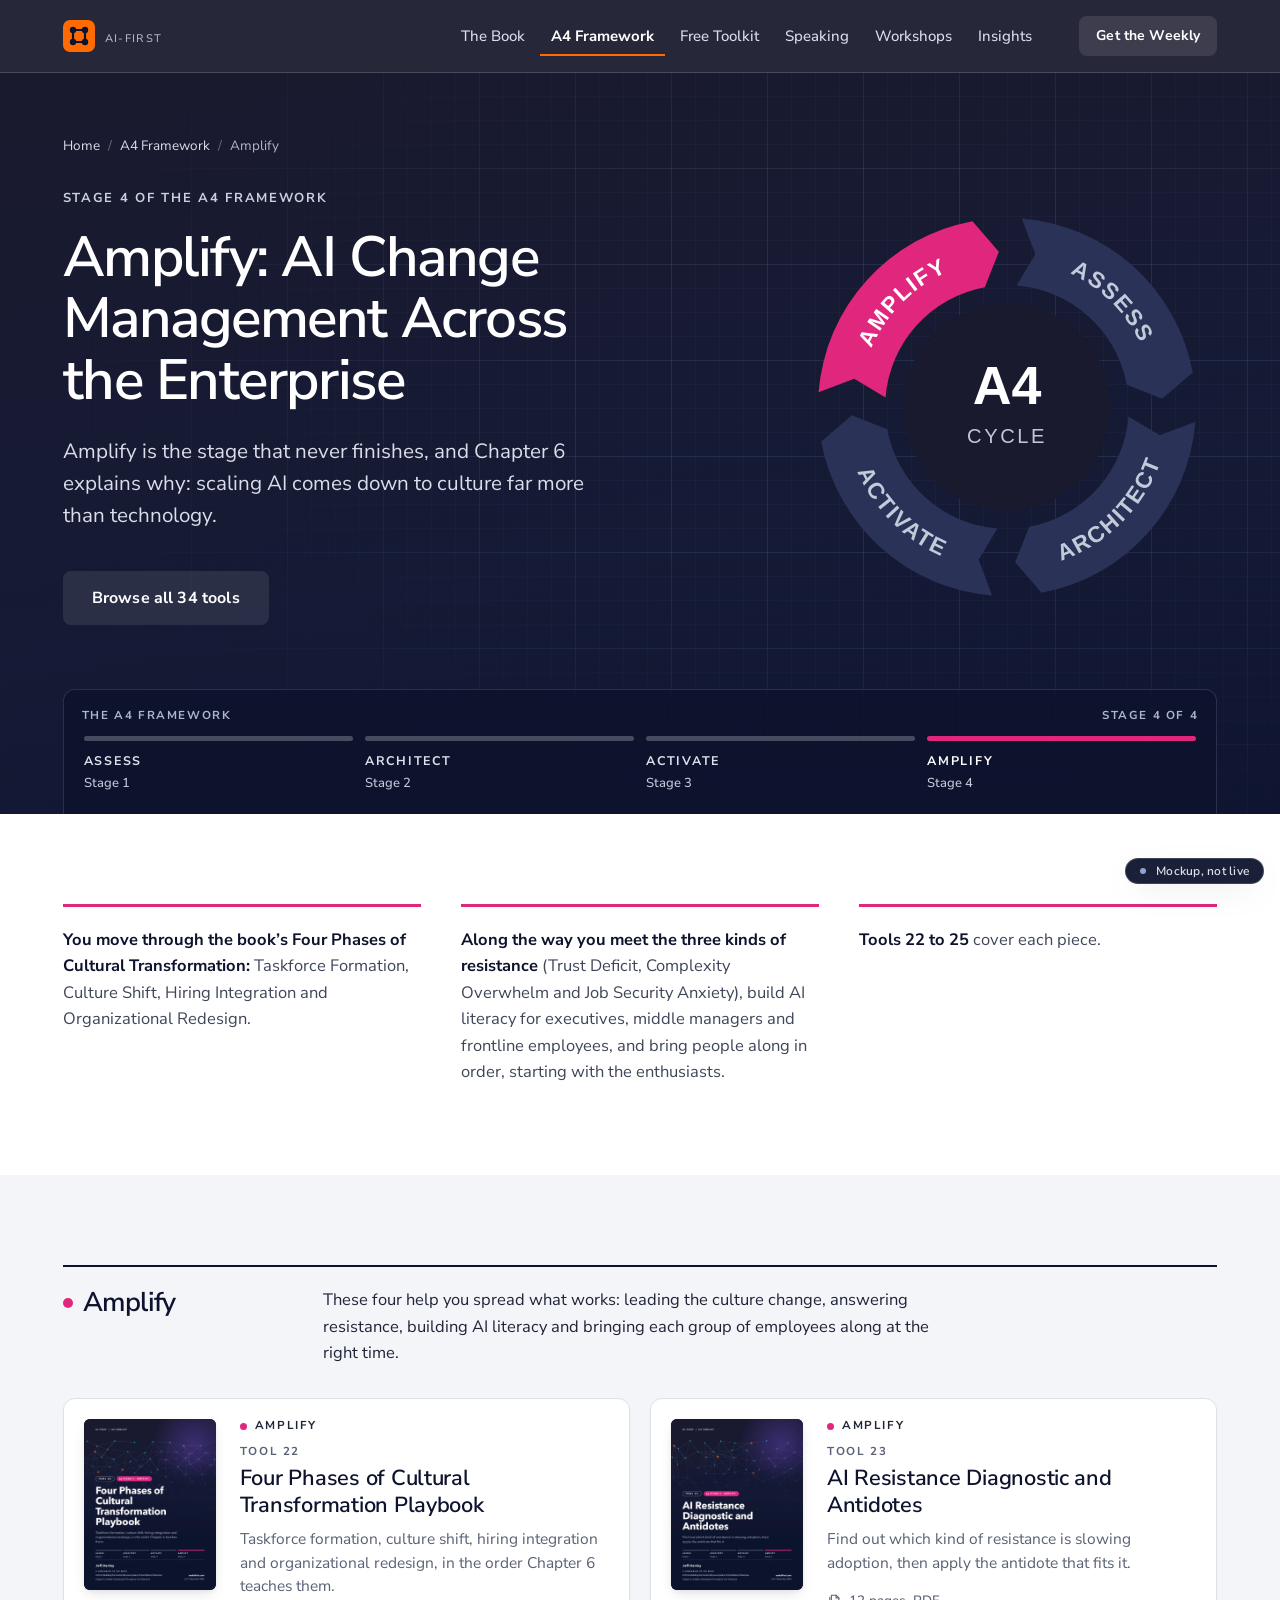
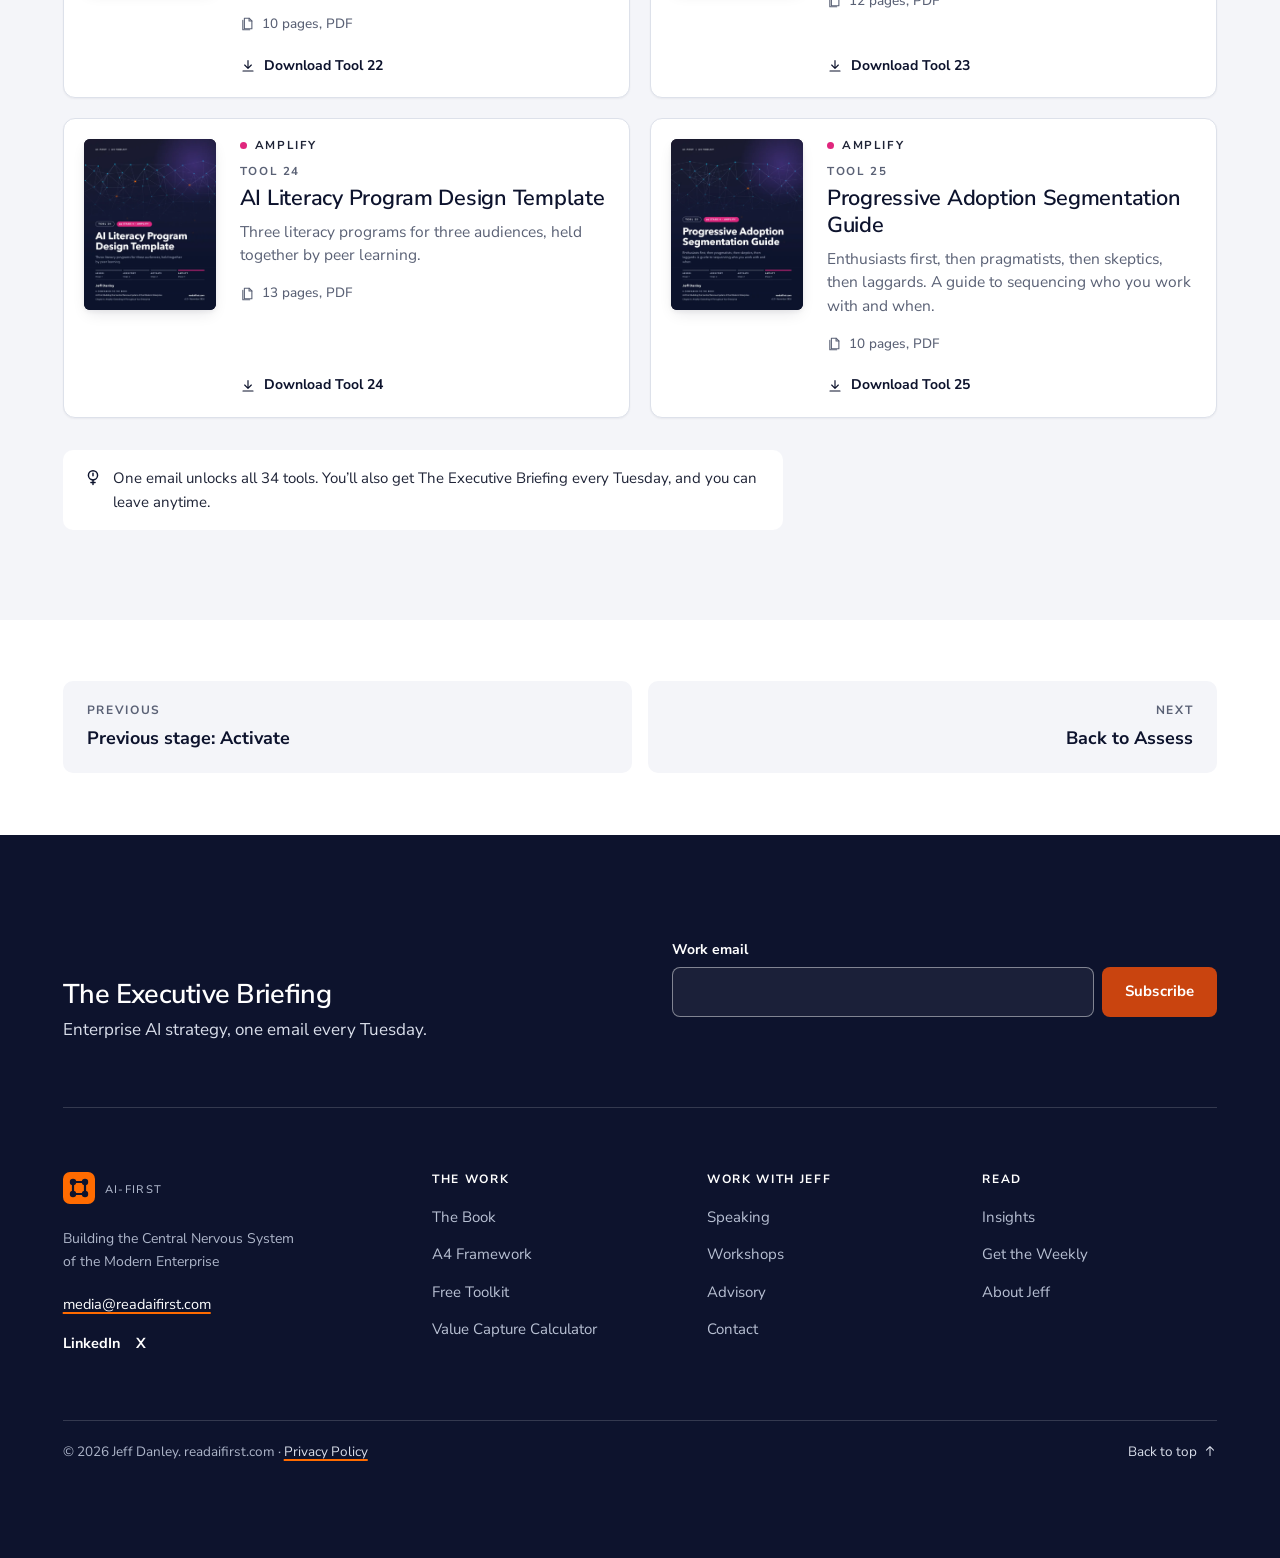
<file: a4-framework/amplify/index.html>
<!doctype html>
<html lang="en">
<head>
<meta charset="utf-8">
<meta name="viewport" content="width=device-width, initial-scale=1">
<meta name="robots" content="noindex,nofollow">
<title>AI Change Management: The Amplify Stage of A4</title>
<meta name="description" content="Spread AI across the enterprise with a culture playbook, resistance diagnostic, literacy program and adoption sequencing. Four free tools for Amplify.">
<link rel="icon" href="../../assets/brand/favicon.ico" sizes="32x32">
<link rel="icon" type="image/svg+xml" href="../../assets/brand/favicon.svg">
<link rel="icon" type="image/png" sizes="32x32" href="../../assets/brand/favicon-32.png">
<link rel="icon" type="image/png" sizes="16x16" href="../../assets/brand/favicon-16.png">
<link rel="apple-touch-icon" sizes="180x180" href="../../assets/brand/apple-touch-icon.png">
<link rel="stylesheet" href="../../assets/css/tokens.css">
<link rel="stylesheet" href="../../assets/css/components.css">
<link rel="stylesheet" href="../../assets/css/site.css">
<script>try{if(sessionStorage.getItem("ph")==="1")document.documentElement.classList.add("show-ph")}catch(e){}</script>
<script src="../../assets/js/site.js" defer></script>
</head>
<body id="top">
<a class="skip" href="#main">Skip to content</a>
<svg xmlns="http://www.w3.org/2000/svg" style="display:none" fill="none" stroke="currentColor" stroke-width="1.75" stroke-linecap="round" stroke-linejoin="round"><symbol id="i-assess" viewBox="0 0 24 24"><circle cx="10.5" cy="10.5" r="6.5"/><path d="M15.3 15.3 21 21"/><path d="M6.5 11h2l1.2-2.5 1.8 4.5 1.3-2H14.5"/></symbol><symbol id="i-architect" viewBox="0 0 24 24"><rect x="3" y="3" width="18" height="18" rx="2"/><path d="M3 9h18M9 3v18"/><path d="M9 21a12 12 0 0 1 12-12"/></symbol><symbol id="i-activate" viewBox="0 0 24 24"><circle cx="12" cy="12" r="9"/><path d="M13 6.5 8.5 13h3.5l-1 4.5 4.5-6.5H12z"/></symbol><symbol id="i-amplify" viewBox="0 0 24 24"><circle cx="12" cy="12" r="2"/><path d="M8.2 15.8a5.4 5.4 0 0 1 0-7.6M15.8 8.2a5.4 5.4 0 0 1 0 7.6"/><path d="M5.4 18.6a9.3 9.3 0 0 1 0-13.2M18.6 5.4a9.3 9.3 0 0 1 0 13.2"/></symbol><symbol id="i-leadership" viewBox="0 0 24 24"><circle cx="12" cy="12" r="9"/><path d="m12 5 2 7-2 7-2-7z"/><path d="M5 12h3M16 12h3"/></symbol><symbol id="i-assessment" viewBox="0 0 24 24"><rect x="5" y="3.5" width="14" height="18" rx="2"/><path d="M9 3.5h6v3H9z"/><path d="m8.5 12 1.5 1.5 3-3M8.5 17h7"/></symbol><symbol id="i-roadmap" viewBox="0 0 24 24"><path d="M3 6.5 9 4l6 2.5L21 4v13.5L15 20l-6-2.5L3 20z"/><path d="M9 4v13.5M15 6.5V20"/></symbol><symbol id="i-team" viewBox="0 0 24 24"><circle cx="9" cy="8" r="3"/><path d="M3.5 19a5.5 5.5 0 0 1 11 0"/><circle cx="17" cy="9" r="2.4"/><path d="M15.5 14.2A4.5 4.5 0 0 1 21 18.5"/></symbol><symbol id="i-governance" viewBox="0 0 24 24"><path d="M12 3 4.5 6v5.5c0 4.6 3.2 8.2 7.5 9.5 4.3-1.3 7.5-4.9 7.5-9.5V6z"/><path d="m9 12 2 2 4-4"/></symbol><symbol id="i-measurement" viewBox="0 0 24 24"><path d="M3.5 20.5h17"/><path d="M6.5 17v-5M11 17V8M15.5 17v-7M20 17V5"/></symbol><symbol id="i-risk" viewBox="0 0 24 24"><path d="M12 3.5 21.5 20h-19z"/><path d="M12 10v4.5"/><circle cx="12" cy="17.2" r=".4"/></symbol><symbol id="i-calendar" viewBox="0 0 24 24"><rect x="3.5" y="5" width="17" height="15.5" rx="2"/><path d="M3.5 10h17M8 3v4M16 3v4"/><path d="M8 14h2M14 14h2M8 17h2"/></symbol><symbol id="i-gate" viewBox="0 0 24 24"><path d="M4 21V7l8-4 8 4v14"/><path d="M4 21h16M9 21v-7h6v7"/><path d="M12 7.5v2"/></symbol><symbol id="i-signoff" viewBox="0 0 24 24"><path d="M3.5 18.5c2-1 3-4.5 4.8-4.5 1.6 0 .8 3.5 2.4 3.5 1.4 0 2-2.5 3.3-2.5 1 0 1 1.5 2 1.5"/><path d="M3.5 21h17"/><path d="m14.5 4.5 4 4L11 16H7v-4z"/></symbol><symbol id="i-culture" viewBox="0 0 24 24"><path d="M12 20.5s-7.5-4.4-7.5-10A4.3 4.3 0 0 1 12 7.6a4.3 4.3 0 0 1 7.5 2.9c0 5.6-7.5 10-7.5 10z"/><path d="M8 12h2l1-2 2 4 1-2h2"/></symbol><symbol id="i-learning" viewBox="0 0 24 24"><path d="M2.5 9 12 4.5 21.5 9 12 13.5z"/><path d="M6.5 11v5c1.5 1.5 3.5 2.3 5.5 2.3s4-.8 5.5-2.3v-5"/><path d="M21.5 9v5.5"/></symbol><symbol id="i-checklist" viewBox="0 0 24 24"><path d="m4 6.5 1.5 1.5 3-3M4 13l1.5 1.5 3-3"/><rect x="4" y="17.5" width="4" height="3.5" rx=".6"/><path d="M11.5 7h8.5M11.5 13.5h8.5M11.5 19.5h8.5"/></symbol><symbol id="i-info" viewBox="0 0 24 24"><circle cx="12" cy="12" r="9"/><path d="M12 11v5.5"/><circle cx="12" cy="7.8" r=".4"/></symbol><symbol id="i-book" viewBox="0 0 24 24"><path d="M12 6.5C10 5 7 4.5 3.5 5v13.5c3.5-.5 6.5 0 8.5 1.5 2-1.5 5-2 8.5-1.5V5C17 4.5 14 5 12 6.5z"/><path d="M12 6.5V20"/></symbol><symbol id="i-key" viewBox="0 0 24 24"><circle cx="12" cy="10" r="5.5"/><path d="M12 7.5v3M12 15.5V21M9.5 18.5h5"/></symbol><symbol id="i-target" viewBox="0 0 24 24"><circle cx="12" cy="12" r="9"/><circle cx="12" cy="12" r="5"/><circle cx="12" cy="12" r="1.2"/></symbol></svg>
<svg xmlns="http://www.w3.org/2000/svg" style="display:none" fill="none" stroke="currentColor" stroke-width="1.75" stroke-linecap="round" stroke-linejoin="round"><symbol id="i-arrow" viewBox="0 0 24 24"><path d="M4.5 12h15M13.5 6l6 6-6 6"/></symbol><symbol id="i-download" viewBox="0 0 24 24"><path d="M12 4v11M7 10.5l5 5 5-5"/><path d="M4.5 19.5h15"/></symbol><symbol id="i-eye" viewBox="0 0 24 24"><path d="M2.5 12S6 5.5 12 5.5 21.5 12 21.5 12 18 18.5 12 18.5 2.5 12 2.5 12z"/><circle cx="12" cy="12" r="3"/></symbol><symbol id="i-menu" viewBox="0 0 24 24"><path d="M4 7h16M4 12h16M4 17h16"/></symbol><symbol id="i-close" viewBox="0 0 24 24"><path d="M6 6l12 12M18 6 6 18"/></symbol><symbol id="i-pages" viewBox="0 0 24 24"><path d="M7 3.5h7.5L19 8v12.5H7z"/><path d="M14.5 3.5V8H19"/><path d="M4.5 7v15h11"/></symbol><symbol id="i-quote" viewBox="0 0 24 24"><path d="M4 17.5c0-5 1.5-8 5.5-10.5M4 17.5h5V12H4M14 17.5c0-5 1.5-8 5.5-10.5M14 17.5h5V12h-5"/></symbol><symbol id="i-award" viewBox="0 0 24 24"><circle cx="12" cy="9" r="5.5"/><path d="M8.5 13.3 7 21l5-2.5 5 2.5-1.5-7.7"/></symbol><symbol id="i-mic" viewBox="0 0 24 24"><rect x="9" y="3" width="6" height="11" rx="3"/><path d="M5.5 11a6.5 6.5 0 0 0 13 0M12 17.5V21M8.5 21h7"/></symbol></svg>
<header class="site-header on-dark">
  <div class="container bar">
    <a class="brand" href="../../" aria-label="AI-First, home"><svg class="brand-mark" aria-hidden="true" focusable="false" xmlns="http://www.w3.org/2000/svg" viewBox="0 0 32 32" width="32" height="32"><rect width="32" height="32" rx="7" fill="#FF6B00"/><path d="M10 10h12v12H10z" fill="none" stroke="#0D132D" stroke-width="2.2"/><circle cx="10" cy="10" r="3.2" fill="#0D132D"/><circle cx="22" cy="10" r="3.2" fill="#0D132D"/><circle cx="10" cy="22" r="3.2" fill="#0D132D"/><circle cx="22" cy="22" r="3.2" fill="#0D132D"/></svg><span class="brand-word"><b><span class="nb">AI-First</span></b><span class="tagline">Building the Central Nervous System of the Modern Enterprise</span></span></a>
    <nav class="site-nav" id="site-nav" aria-label="Primary"><a href="../../book/">The Book</a><a href="../../a4-framework/" aria-current="page">A4 Framework</a><a href="../../resources/">Free Toolkit</a><a href="../../speaking/">Speaking</a><a href="../../workshops/">Workshops</a><a href="../../blog/">Insights</a><a class="btn btn--primary nav-cta" href="../../weekly/">Get the Weekly</a></nav>
    <a class="btn btn--sm cta" href="../../weekly/">Get the Weekly</a>
    <button class="nav-toggle" type="button" data-nav-toggle aria-expanded="false" aria-controls="site-nav" aria-label="Menu"><svg class="i-open" aria-hidden="true" focusable="false"><use href="#i-menu"/></svg><svg class="i-close" aria-hidden="true" focusable="false"><use href="#i-close"/></svg><span class="t-open">Menu</span><span class="t-close">Close</span></button>
  </div>
</header>
<main id="main">

<section class="page-hero field bp theme-dark" aria-labelledby="h1" data-stage="amplify">
  <div class="container">
    <nav class="crumbs" aria-label="Breadcrumb"><ol><li><a href="../../">Home</a></li><li><a href="../../a4-framework/">A4 Framework</a></li><li aria-current="page">Amplify</li></ol></nav>
    <div class="hero-split">
      <div>
        <span class="label">Stage 4 of the A4 Framework</span>
        <h1 id="h1" class="long">Amplify: AI Change Management Across the Enterprise</h1>
        <p class="lead" style="max-width:56ch">Amplify is the stage that never finishes, and Chapter 6 explains why: scaling AI comes down to culture far more than technology.</p>
        <div class="actions"><a class="btn btn--secondary btn--lg" href="../../resources/">Browse all 34 tools</a></div>
      </div>
      <div class="ring rise"><svg class="exhibit-svg" xmlns="http://www.w3.org/2000/svg" viewBox="0 0 500 500" width="100%" role="img" aria-label="The A4 cycle, Amplify highlighted" font-family="'Avenir Next', 'Helvetica Neue', Helvetica, Arial, sans-serif"><path d="M267.7,25.7 A225,225 0 0 1 471.2,209.0 L434.7,240.3 L392.6,223.6 A145,145 0 0 0 261.4,105.4 L283.7,68.1 Z" fill="#2B3258" opacity="1"/><path id="a4arc29" d="M288.1,78.2 A176.0,176.0 0 0 1 421.8,211.9" fill="none"/><text font-size="27" font-weight="700" fill="#C3CADA" letter-spacing="2" opacity="1"><textPath href="#a4arc29" startOffset="50%" text-anchor="middle">ASSESS</textPath></text><path d="M474.3,267.7 A225,225 0 0 1 291.0,471.2 L259.7,434.7 L276.4,392.6 A145,145 0 0 0 394.6,261.4 L431.9,283.7 Z" fill="#2B3258" opacity="1"/><path id="a4arc30" d="M292.0,439.4 A194.0,194.0 0 0 0 439.4,292.0" fill="none"/><text font-size="27" font-weight="700" fill="#C3CADA" letter-spacing="2" opacity="1"><textPath href="#a4arc30" startOffset="50%" text-anchor="middle">ARCHITECT</textPath></text><path d="M232.3,474.3 A225,225 0 0 1 28.8,291.0 L65.3,259.7 L107.4,276.4 A145,145 0 0 0 238.6,394.6 L216.3,431.9 Z" fill="#2B3258" opacity="1"/><path id="a4arc31" d="M60.6,292.0 A194.0,194.0 0 0 0 208.0,439.4" fill="none"/><text font-size="27" font-weight="700" fill="#C3CADA" letter-spacing="2" opacity="1"><textPath href="#a4arc31" startOffset="50%" text-anchor="middle">ACTIVATE</textPath></text><path d="M25.7,232.3 A225,225 0 0 1 209.0,28.8 L240.3,65.3 L223.6,107.4 A145,145 0 0 0 105.4,238.6 L68.1,216.3 Z" fill="#E0267D" opacity="1"/><path id="a4arc32" d="M78.2,211.9 A176.0,176.0 0 0 1 211.9,78.2" fill="none"/><text font-size="27" font-weight="700" fill="#FFFFFF" letter-spacing="2" opacity="1"><textPath href="#a4arc32" startOffset="50%" text-anchor="middle">AMPLIFY</textPath></text><circle cx="250" cy="250" r="123" fill="#1a1a2e"/><text font-size="64" font-weight="700" fill="#FFFFFF" text-anchor="middle"><tspan x="250.0" y="246.4">A4</tspan></text><text font-size="24" font-weight="500" fill="#C0C7D6" text-anchor="middle" letter-spacing="3"><tspan x="250.0" y="292.4">CYCLE</tspan></text><g opacity="0.72"><rect x="545" y="40" width="58" height="58" rx="12" fill="#00d4ff"/><text font-size="30" font-weight="700" fill="#0D132D" text-anchor="middle"><tspan x="574.0" y="79.5">1</tspan></text><text font-size="27" font-weight="700" fill="#0D132D" text-anchor="start"><tspan x="623.0" y="59.6">Stage 1 · Assess</tspan></text><text font-size="22" font-weight="400" fill="#5A6175" text-anchor="start"><tspan x="623.0" y="89.6">Two to three months</tspan></text></g><g opacity="0.72"><rect x="545" y="152" width="58" height="58" rx="12" fill="#6B46C1"/><text font-size="30" font-weight="700" fill="#FFFFFF" text-anchor="middle"><tspan x="574.0" y="191.5">2</tspan></text><text font-size="27" font-weight="700" fill="#0D132D" text-anchor="start"><tspan x="623.0" y="171.6">Stage 2 · Architect</tspan></text><text font-size="22" font-weight="400" fill="#5A6175" text-anchor="start"><tspan x="623.0" y="201.6">Three to four months</tspan></text></g><g opacity="0.72"><rect x="545" y="264" width="58" height="58" rx="12" fill="#FF6B00"/><text font-size="30" font-weight="700" fill="#FFFFFF" text-anchor="middle"><tspan x="574.0" y="303.5">3</tspan></text><text font-size="27" font-weight="700" fill="#0D132D" text-anchor="start"><tspan x="623.0" y="283.6">Stage 3 · Activate</tspan></text><text font-size="22" font-weight="400" fill="#5A6175" text-anchor="start"><tspan x="623.0" y="313.6">Twelve to eighteen months</tspan></text></g><g opacity="1"><rect x="545" y="376" width="58" height="58" rx="12" fill="#E0267D"/><text font-size="30" font-weight="700" fill="#FFFFFF" text-anchor="middle"><tspan x="574.0" y="415.5">4</tspan></text><text font-size="27" font-weight="700" fill="#0D132D" text-anchor="start"><tspan x="623.0" y="395.6">Stage 4 · Amplify</tspan></text><text font-size="22" font-weight="400" fill="#5A6175" text-anchor="start"><tspan x="623.0" y="425.6">Ongoing</tspan></text></g></svg></div>
    </div>
    <div class="hero-strip"><div class="strip-panel"><div class="strip-label"><span>The A4 Framework</span><span>Stage 4 of 4</span></div><a4-strip class="on-dark" current="amplify" label="A4 Framework stages" href-assess="../../a4-framework/assess/" href-architect="../../a4-framework/architect/" href-activate="../../a4-framework/activate/" href-amplify="../../a4-framework/amplify/"></a4-strip></div></div>
  </div>
</section>
<section class="s s-white" aria-label="Amplify at a glance">
  <div class="container" data-stage="amplify">
<ul class="takeaways cols stage-rule"><li><p><b>You move through the book’s Four Phases of Cultural Transformation:</b> Taskforce Formation, Culture Shift, Hiring Integration and Organizational Redesign.</p></li>
<li><p><b>Along the way you meet the three kinds of resistance</b> (Trust Deficit, Complexity Overwhelm and Job Security Anxiety), build AI literacy for executives, middle managers and frontline employees, and bring people along in order, starting with the enthusiasts.</p></li>
<li><p><b>Tools 22 to 25</b> cover each piece.</p></li></ul></div>
</section>
<section class="s s-tint" aria-labelledby="tl-h" id="tools">
  <div class="container" data-stage="amplify">
    <div class="stage-group"><div class="g-head"><div class="g-name"><span class="sw" aria-hidden="true"></span><h2 id="tl-h">Amplify</h2></div><p>These four help you spread what works: leading the culture change, answering resistance, building AI literacy and bringing each group of employees along at the right time.</p></div></div>
    
    <div class="tool-grid two"><article class="tool-card  " data-stage="amplify" data-cat="amplify"><div class="cover"><img src="../../assets/tools/tool-22.webp" srcset="../../assets/tools/tool-22.webp 600w, ../../assets/tools/tool-22@2x.webp 1200w" sizes="(max-width: 720px) 90vw, 300px" width="600" height="777" alt="Cover of Tool 22, Four Phases of Cultural Transformation Playbook" loading="lazy"></div><div class="body"><div class="meta"><span class="chip chip--amplify">Amplify</span></div><h3><a href="https://readaifirst.com/wp-content/uploads/2026/11/A4-22-cultural-transformation.pdf" target="_blank" rel="noopener"><span class="tno">Tool 22</span><span class="sep"> · </span>Four Phases of Cultural Transformation Playbook</a></h3><p class="line">Taskforce formation, culture shift, hiring integration and organizational redesign, in the order Chapter 6 teaches them.</p><div class="facts"><span><svg aria-hidden="true" focusable="false"><use href="#i-pages"/></svg>10 pages, PDF</span></div><div class="actions"><a class="dl" href="https://readaifirst.com/wp-content/uploads/2026/11/A4-22-cultural-transformation.pdf" target="_blank" rel="noopener"><svg aria-hidden="true" focusable="false"><use href="#i-download"/></svg>Download Tool 22</a></div></div></article><article class="tool-card  " data-stage="amplify" data-cat="amplify"><div class="cover"><img src="../../assets/tools/tool-23.webp" srcset="../../assets/tools/tool-23.webp 600w, ../../assets/tools/tool-23@2x.webp 1200w" sizes="(max-width: 720px) 90vw, 300px" width="600" height="777" alt="Cover of Tool 23, AI Resistance Diagnostic and Antidotes" loading="lazy"></div><div class="body"><div class="meta"><span class="chip chip--amplify">Amplify</span></div><h3><a href="https://readaifirst.com/wp-content/uploads/2026/11/A4-23-ai-resistance-diagnostic.pdf" target="_blank" rel="noopener"><span class="tno">Tool 23</span><span class="sep"> · </span>AI Resistance Diagnostic and Antidotes</a></h3><p class="line">Find out which kind of resistance is slowing adoption, then apply the antidote that fits it.</p><div class="facts"><span><svg aria-hidden="true" focusable="false"><use href="#i-pages"/></svg>12 pages, PDF</span></div><div class="actions"><a class="dl" href="https://readaifirst.com/wp-content/uploads/2026/11/A4-23-ai-resistance-diagnostic.pdf" target="_blank" rel="noopener"><svg aria-hidden="true" focusable="false"><use href="#i-download"/></svg>Download Tool 23</a></div></div></article><article class="tool-card  " data-stage="amplify" data-cat="amplify"><div class="cover"><img src="../../assets/tools/tool-24.webp" srcset="../../assets/tools/tool-24.webp 600w, ../../assets/tools/tool-24@2x.webp 1200w" sizes="(max-width: 720px) 90vw, 300px" width="600" height="777" alt="Cover of Tool 24, AI Literacy Program Design Template" loading="lazy"></div><div class="body"><div class="meta"><span class="chip chip--amplify">Amplify</span></div><h3><a href="https://readaifirst.com/wp-content/uploads/2026/11/A4-24-ai-literacy-program.pdf" target="_blank" rel="noopener"><span class="tno">Tool 24</span><span class="sep"> · </span>AI Literacy Program Design Template</a></h3><p class="line">Three literacy programs for three audiences, held together by peer learning.</p><div class="facts"><span><svg aria-hidden="true" focusable="false"><use href="#i-pages"/></svg>13 pages, PDF</span></div><div class="actions"><a class="dl" href="https://readaifirst.com/wp-content/uploads/2026/11/A4-24-ai-literacy-program.pdf" target="_blank" rel="noopener"><svg aria-hidden="true" focusable="false"><use href="#i-download"/></svg>Download Tool 24</a></div></div></article><article class="tool-card  " data-stage="amplify" data-cat="amplify"><div class="cover"><img src="../../assets/tools/tool-25.webp" srcset="../../assets/tools/tool-25.webp 600w, ../../assets/tools/tool-25@2x.webp 1200w" sizes="(max-width: 720px) 90vw, 300px" width="600" height="777" alt="Cover of Tool 25, Progressive Adoption Segmentation Guide" loading="lazy"></div><div class="body"><div class="meta"><span class="chip chip--amplify">Amplify</span></div><h3><a href="https://readaifirst.com/wp-content/uploads/2026/11/A4-25-progressive-adoption-guide.pdf" target="_blank" rel="noopener"><span class="tno">Tool 25</span><span class="sep"> · </span>Progressive Adoption Segmentation Guide</a></h3><p class="line">Enthusiasts first, then pragmatists, then skeptics, then laggards. A guide to sequencing who you work with and when.</p><div class="facts"><span><svg aria-hidden="true" focusable="false"><use href="#i-pages"/></svg>10 pages, PDF</span></div><div class="actions"><a class="dl" href="https://readaifirst.com/wp-content/uploads/2026/11/A4-25-progressive-adoption-guide.pdf" target="_blank" rel="noopener"><svg aria-hidden="true" focusable="false"><use href="#i-download"/></svg>Download Tool 25</a></div></div></article></div>
    <p class="gate-micro"><svg aria-hidden="true" focusable="false"><use href="#i-key"/></svg><span>One email unlocks all 34 tools. You’ll also get The Executive Briefing every Tuesday, and you can leave anytime.</span></p>
  </div>
</section>
<section class="s s-white s-tight" aria-label="Stage navigation">
  <div class="container stage-nav">
    <a href="../../a4-framework/activate/"><small>Previous</small>Previous stage: Activate</a>
    <a class="next" href="../../a4-framework/assess/"><small>Next</small>Back to Assess</a>
  </div>
</section>
</main>
<footer class="site-footer theme-dark" id="footer">
  <div class="container">
    <div class="ft-band"><div><h2>The Executive Briefing</h2><p>Enterprise AI strategy, one email every Tuesday.</p></div>
      <form class="nl-form" data-newsletter data-success="You’re in. The first issue arrives Tuesday." novalidate><div class="form-row"><div class="field"><label for="ft-em">Work email</label><input class="input" id="ft-em" name="email" type="email" autocomplete="email" required></div><button class="btn btn--primary" type="submit">Subscribe</button></div><p class="field-msg" role="status" aria-live="polite"></p></form></div>
    <div class="top">
      <div>
        <a class="brand" href="../../" aria-label="AI-First, home"><svg class="brand-mark" aria-hidden="true" focusable="false" xmlns="http://www.w3.org/2000/svg" viewBox="0 0 32 32" width="32" height="32"><rect width="32" height="32" rx="7" fill="#FF6B00"/><path d="M10 10h12v12H10z" fill="none" stroke="#0D132D" stroke-width="2.2"/><circle cx="10" cy="10" r="3.2" fill="#0D132D"/><circle cx="22" cy="10" r="3.2" fill="#0D132D"/><circle cx="10" cy="22" r="3.2" fill="#0D132D"/><circle cx="22" cy="22" r="3.2" fill="#0D132D"/></svg><span class="brand-word"><b><span class="nb">AI-First</span></b></span></a>
        <p class="tagline-ft">Building the Central Nervous System of the Modern Enterprise</p>
        <p class="contact"><a href="mailto:media@readaifirst.com">media@readaifirst.com</a></p>
        <div class="social"><a href="https://www.linkedin.com/in/jeffdanley" target="_blank" rel="noopener">LinkedIn</a><a href="https://x.com/jeffdanley" target="_blank" rel="noopener">X</a></div>
      </div>
      <div><h4>The work</h4><ul><li><a href="../../book/">The Book</a></li><li><a href="../../a4-framework/">A4 Framework</a></li><li><a href="../../resources/">Free Toolkit</a></li><li><a href="https://readaifirst.com/value-capture-calculator/" target=_blank rel=noopener>Value Capture Calculator</a></li></ul></div>
      <div><h4>Work with Jeff</h4><ul><li><a href="../../speaking/">Speaking</a></li><li><a href="../../workshops/">Workshops</a></li><li><a href="../../workshops/">Advisory</a></li><li><a href="mailto:media@readaifirst.com">Contact</a></li></ul></div>
      <div><h4>Read</h4><ul><li><a href="../../blog/">Insights</a></li><li><a href="../../weekly/">Get the Weekly</a></li><li><a href="../../book/#about">About Jeff</a></li></ul></div>
    </div>
    <div class="bottom"><span>© 2026 Jeff Danley. readaifirst.com · <a href="https://readaifirst.com/privacy-policy/" target="_blank" rel="noopener">Privacy Policy</a></span><a class="top-link" href="#top">Back to top<svg aria-hidden="true" focusable="false"><use href="#i-arrow"/></svg></a></div>
  </div>
</footer>
<div class="mock-badge" role="region" aria-label="Mockup status"><span class="mb-dot" aria-hidden="true"></span><span class="mb-t">Mockup, not live</span></div>
</body>
</html>
</file>
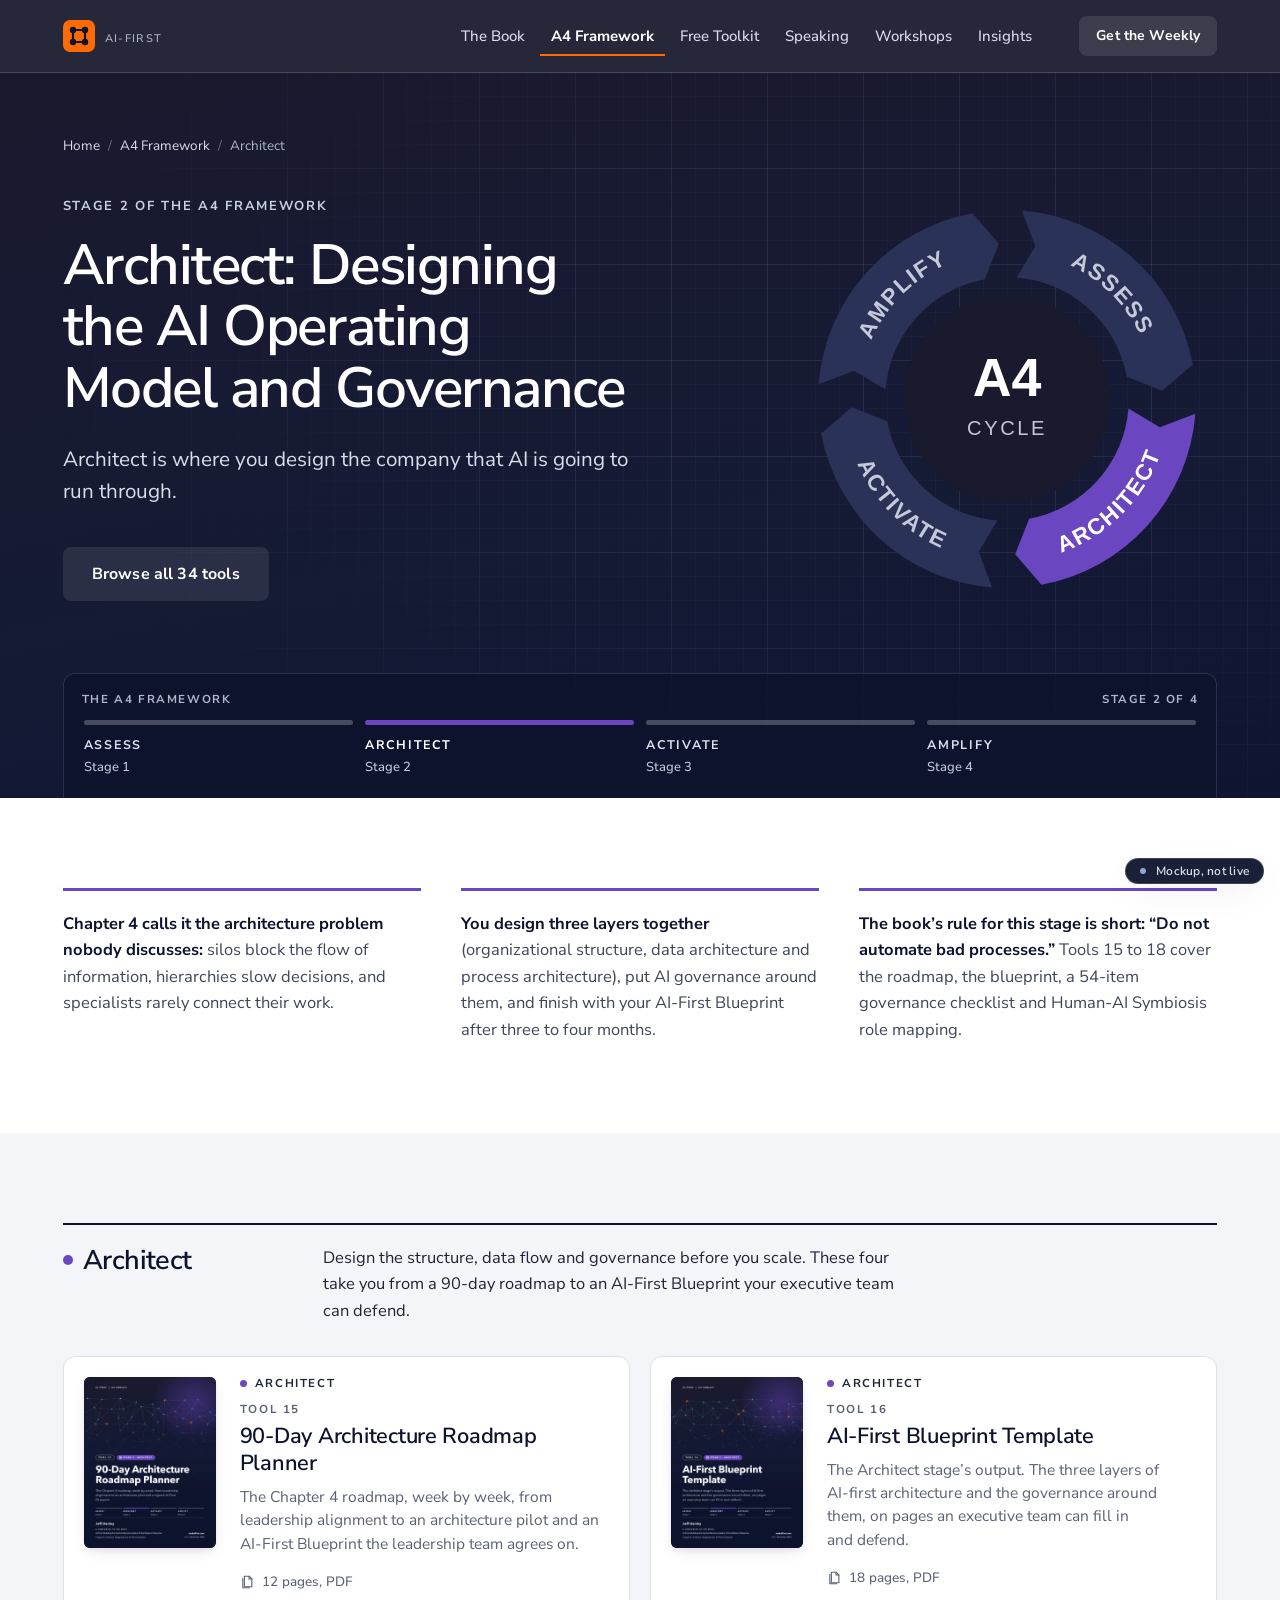
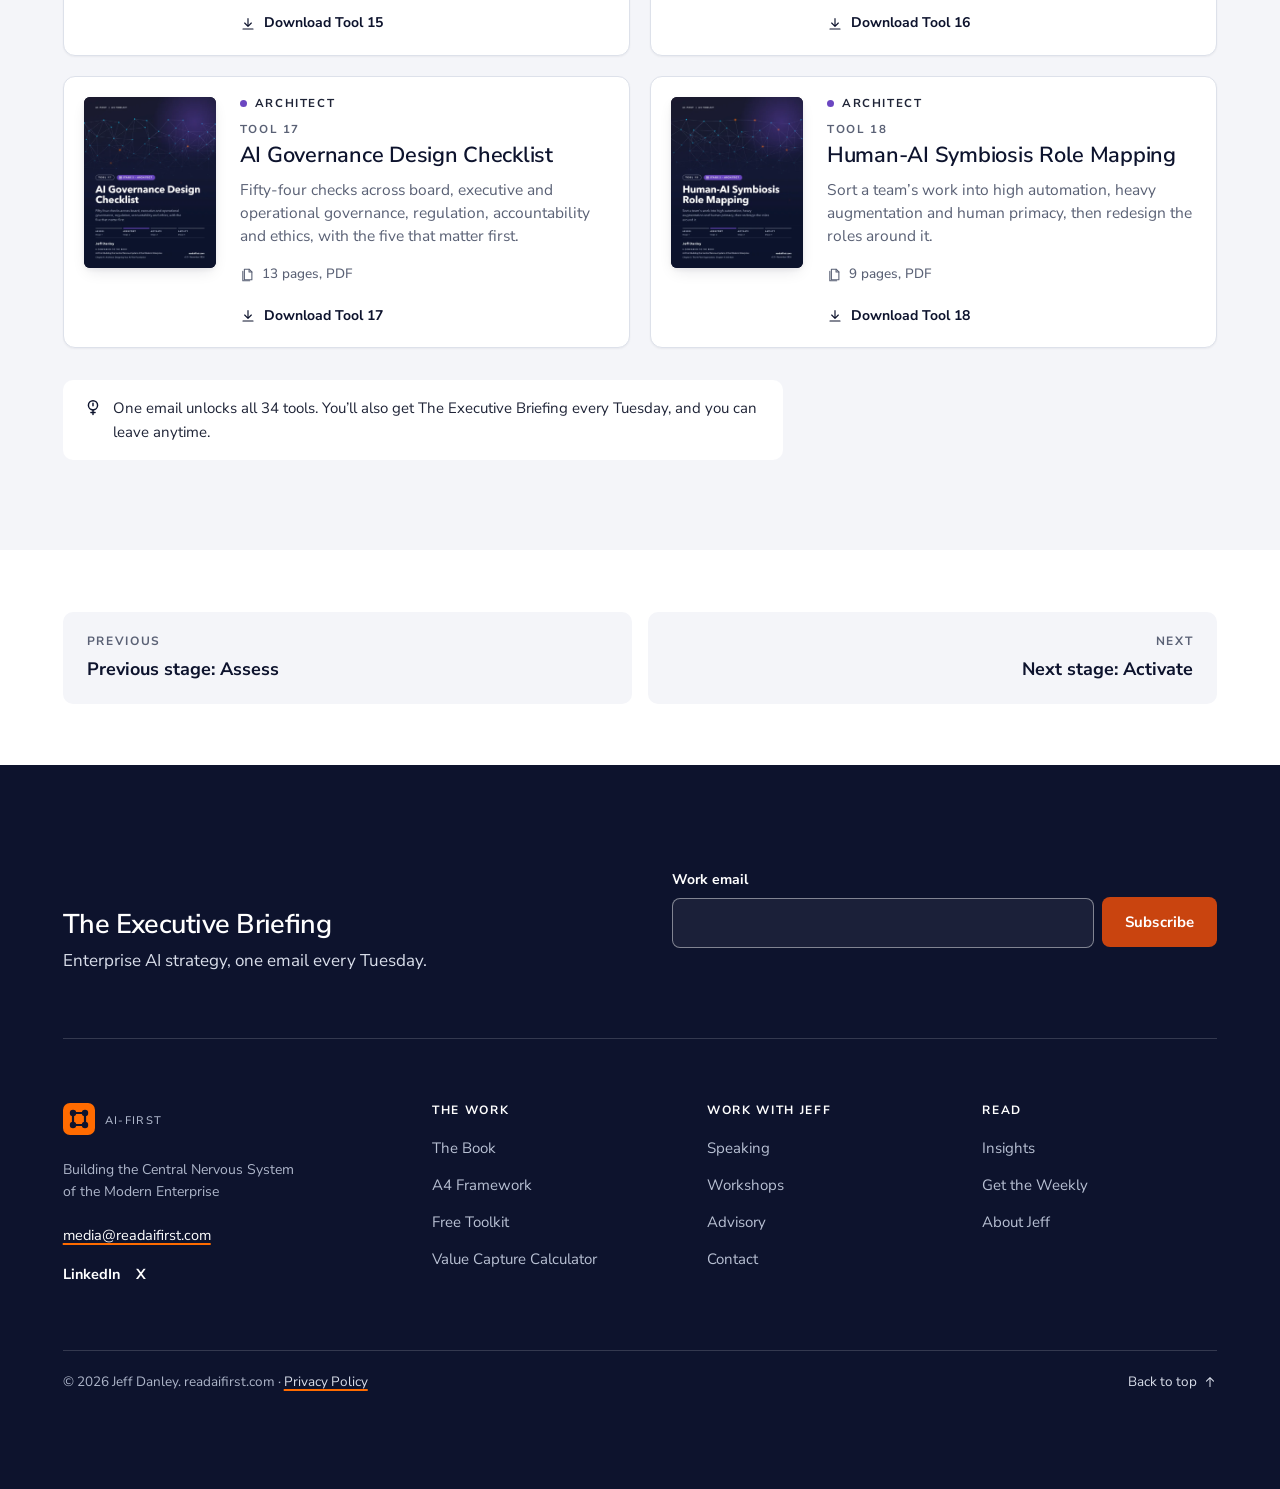
<file: a4-framework/architect/index.html>
<!doctype html>
<html lang="en">
<head>
<meta charset="utf-8">
<meta name="viewport" content="width=device-width, initial-scale=1">
<meta name="robots" content="noindex,nofollow">
<title>AI Governance and Operating Model: Architect Stage</title>
<meta name="description" content="Design the governance, data flow and roles AI needs before it scales. The A4 Architect stage, with the AI-First Blueprint and four free tools.">
<link rel="icon" href="../../assets/brand/favicon.ico" sizes="32x32">
<link rel="icon" type="image/svg+xml" href="../../assets/brand/favicon.svg">
<link rel="icon" type="image/png" sizes="32x32" href="../../assets/brand/favicon-32.png">
<link rel="icon" type="image/png" sizes="16x16" href="../../assets/brand/favicon-16.png">
<link rel="apple-touch-icon" sizes="180x180" href="../../assets/brand/apple-touch-icon.png">
<link rel="stylesheet" href="../../assets/css/tokens.css">
<link rel="stylesheet" href="../../assets/css/components.css">
<link rel="stylesheet" href="../../assets/css/site.css">
<script>try{if(sessionStorage.getItem("ph")==="1")document.documentElement.classList.add("show-ph")}catch(e){}</script>
<script src="../../assets/js/site.js" defer></script>
</head>
<body id="top">
<a class="skip" href="#main">Skip to content</a>
<svg xmlns="http://www.w3.org/2000/svg" style="display:none" fill="none" stroke="currentColor" stroke-width="1.75" stroke-linecap="round" stroke-linejoin="round"><symbol id="i-assess" viewBox="0 0 24 24"><circle cx="10.5" cy="10.5" r="6.5"/><path d="M15.3 15.3 21 21"/><path d="M6.5 11h2l1.2-2.5 1.8 4.5 1.3-2H14.5"/></symbol><symbol id="i-architect" viewBox="0 0 24 24"><rect x="3" y="3" width="18" height="18" rx="2"/><path d="M3 9h18M9 3v18"/><path d="M9 21a12 12 0 0 1 12-12"/></symbol><symbol id="i-activate" viewBox="0 0 24 24"><circle cx="12" cy="12" r="9"/><path d="M13 6.5 8.5 13h3.5l-1 4.5 4.5-6.5H12z"/></symbol><symbol id="i-amplify" viewBox="0 0 24 24"><circle cx="12" cy="12" r="2"/><path d="M8.2 15.8a5.4 5.4 0 0 1 0-7.6M15.8 8.2a5.4 5.4 0 0 1 0 7.6"/><path d="M5.4 18.6a9.3 9.3 0 0 1 0-13.2M18.6 5.4a9.3 9.3 0 0 1 0 13.2"/></symbol><symbol id="i-leadership" viewBox="0 0 24 24"><circle cx="12" cy="12" r="9"/><path d="m12 5 2 7-2 7-2-7z"/><path d="M5 12h3M16 12h3"/></symbol><symbol id="i-assessment" viewBox="0 0 24 24"><rect x="5" y="3.5" width="14" height="18" rx="2"/><path d="M9 3.5h6v3H9z"/><path d="m8.5 12 1.5 1.5 3-3M8.5 17h7"/></symbol><symbol id="i-roadmap" viewBox="0 0 24 24"><path d="M3 6.5 9 4l6 2.5L21 4v13.5L15 20l-6-2.5L3 20z"/><path d="M9 4v13.5M15 6.5V20"/></symbol><symbol id="i-team" viewBox="0 0 24 24"><circle cx="9" cy="8" r="3"/><path d="M3.5 19a5.5 5.5 0 0 1 11 0"/><circle cx="17" cy="9" r="2.4"/><path d="M15.5 14.2A4.5 4.5 0 0 1 21 18.5"/></symbol><symbol id="i-governance" viewBox="0 0 24 24"><path d="M12 3 4.5 6v5.5c0 4.6 3.2 8.2 7.5 9.5 4.3-1.3 7.5-4.9 7.5-9.5V6z"/><path d="m9 12 2 2 4-4"/></symbol><symbol id="i-measurement" viewBox="0 0 24 24"><path d="M3.5 20.5h17"/><path d="M6.5 17v-5M11 17V8M15.5 17v-7M20 17V5"/></symbol><symbol id="i-risk" viewBox="0 0 24 24"><path d="M12 3.5 21.5 20h-19z"/><path d="M12 10v4.5"/><circle cx="12" cy="17.2" r=".4"/></symbol><symbol id="i-calendar" viewBox="0 0 24 24"><rect x="3.5" y="5" width="17" height="15.5" rx="2"/><path d="M3.5 10h17M8 3v4M16 3v4"/><path d="M8 14h2M14 14h2M8 17h2"/></symbol><symbol id="i-gate" viewBox="0 0 24 24"><path d="M4 21V7l8-4 8 4v14"/><path d="M4 21h16M9 21v-7h6v7"/><path d="M12 7.5v2"/></symbol><symbol id="i-signoff" viewBox="0 0 24 24"><path d="M3.5 18.5c2-1 3-4.5 4.8-4.5 1.6 0 .8 3.5 2.4 3.5 1.4 0 2-2.5 3.3-2.5 1 0 1 1.5 2 1.5"/><path d="M3.5 21h17"/><path d="m14.5 4.5 4 4L11 16H7v-4z"/></symbol><symbol id="i-culture" viewBox="0 0 24 24"><path d="M12 20.5s-7.5-4.4-7.5-10A4.3 4.3 0 0 1 12 7.6a4.3 4.3 0 0 1 7.5 2.9c0 5.6-7.5 10-7.5 10z"/><path d="M8 12h2l1-2 2 4 1-2h2"/></symbol><symbol id="i-learning" viewBox="0 0 24 24"><path d="M2.5 9 12 4.5 21.5 9 12 13.5z"/><path d="M6.5 11v5c1.5 1.5 3.5 2.3 5.5 2.3s4-.8 5.5-2.3v-5"/><path d="M21.5 9v5.5"/></symbol><symbol id="i-checklist" viewBox="0 0 24 24"><path d="m4 6.5 1.5 1.5 3-3M4 13l1.5 1.5 3-3"/><rect x="4" y="17.5" width="4" height="3.5" rx=".6"/><path d="M11.5 7h8.5M11.5 13.5h8.5M11.5 19.5h8.5"/></symbol><symbol id="i-info" viewBox="0 0 24 24"><circle cx="12" cy="12" r="9"/><path d="M12 11v5.5"/><circle cx="12" cy="7.8" r=".4"/></symbol><symbol id="i-book" viewBox="0 0 24 24"><path d="M12 6.5C10 5 7 4.5 3.5 5v13.5c3.5-.5 6.5 0 8.5 1.5 2-1.5 5-2 8.5-1.5V5C17 4.5 14 5 12 6.5z"/><path d="M12 6.5V20"/></symbol><symbol id="i-key" viewBox="0 0 24 24"><circle cx="12" cy="10" r="5.5"/><path d="M12 7.5v3M12 15.5V21M9.5 18.5h5"/></symbol><symbol id="i-target" viewBox="0 0 24 24"><circle cx="12" cy="12" r="9"/><circle cx="12" cy="12" r="5"/><circle cx="12" cy="12" r="1.2"/></symbol></svg>
<svg xmlns="http://www.w3.org/2000/svg" style="display:none" fill="none" stroke="currentColor" stroke-width="1.75" stroke-linecap="round" stroke-linejoin="round"><symbol id="i-arrow" viewBox="0 0 24 24"><path d="M4.5 12h15M13.5 6l6 6-6 6"/></symbol><symbol id="i-download" viewBox="0 0 24 24"><path d="M12 4v11M7 10.5l5 5 5-5"/><path d="M4.5 19.5h15"/></symbol><symbol id="i-eye" viewBox="0 0 24 24"><path d="M2.5 12S6 5.5 12 5.5 21.5 12 21.5 12 18 18.5 12 18.5 2.5 12 2.5 12z"/><circle cx="12" cy="12" r="3"/></symbol><symbol id="i-menu" viewBox="0 0 24 24"><path d="M4 7h16M4 12h16M4 17h16"/></symbol><symbol id="i-close" viewBox="0 0 24 24"><path d="M6 6l12 12M18 6 6 18"/></symbol><symbol id="i-pages" viewBox="0 0 24 24"><path d="M7 3.5h7.5L19 8v12.5H7z"/><path d="M14.5 3.5V8H19"/><path d="M4.5 7v15h11"/></symbol><symbol id="i-quote" viewBox="0 0 24 24"><path d="M4 17.5c0-5 1.5-8 5.5-10.5M4 17.5h5V12H4M14 17.5c0-5 1.5-8 5.5-10.5M14 17.5h5V12h-5"/></symbol><symbol id="i-award" viewBox="0 0 24 24"><circle cx="12" cy="9" r="5.5"/><path d="M8.5 13.3 7 21l5-2.5 5 2.5-1.5-7.7"/></symbol><symbol id="i-mic" viewBox="0 0 24 24"><rect x="9" y="3" width="6" height="11" rx="3"/><path d="M5.5 11a6.5 6.5 0 0 0 13 0M12 17.5V21M8.5 21h7"/></symbol></svg>
<header class="site-header on-dark">
  <div class="container bar">
    <a class="brand" href="../../" aria-label="AI-First, home"><svg class="brand-mark" aria-hidden="true" focusable="false" xmlns="http://www.w3.org/2000/svg" viewBox="0 0 32 32" width="32" height="32"><rect width="32" height="32" rx="7" fill="#FF6B00"/><path d="M10 10h12v12H10z" fill="none" stroke="#0D132D" stroke-width="2.2"/><circle cx="10" cy="10" r="3.2" fill="#0D132D"/><circle cx="22" cy="10" r="3.2" fill="#0D132D"/><circle cx="10" cy="22" r="3.2" fill="#0D132D"/><circle cx="22" cy="22" r="3.2" fill="#0D132D"/></svg><span class="brand-word"><b><span class="nb">AI-First</span></b><span class="tagline">Building the Central Nervous System of the Modern Enterprise</span></span></a>
    <nav class="site-nav" id="site-nav" aria-label="Primary"><a href="../../book/">The Book</a><a href="../../a4-framework/" aria-current="page">A4 Framework</a><a href="../../resources/">Free Toolkit</a><a href="../../speaking/">Speaking</a><a href="../../workshops/">Workshops</a><a href="../../blog/">Insights</a><a class="btn btn--primary nav-cta" href="../../weekly/">Get the Weekly</a></nav>
    <a class="btn btn--sm cta" href="../../weekly/">Get the Weekly</a>
    <button class="nav-toggle" type="button" data-nav-toggle aria-expanded="false" aria-controls="site-nav" aria-label="Menu"><svg class="i-open" aria-hidden="true" focusable="false"><use href="#i-menu"/></svg><svg class="i-close" aria-hidden="true" focusable="false"><use href="#i-close"/></svg><span class="t-open">Menu</span><span class="t-close">Close</span></button>
  </div>
</header>
<main id="main">

<section class="page-hero field bp theme-dark" aria-labelledby="h1" data-stage="architect">
  <div class="container">
    <nav class="crumbs" aria-label="Breadcrumb"><ol><li><a href="../../">Home</a></li><li><a href="../../a4-framework/">A4 Framework</a></li><li aria-current="page">Architect</li></ol></nav>
    <div class="hero-split">
      <div>
        <span class="label">Stage 2 of the A4 Framework</span>
        <h1 id="h1" class="long">Architect: Designing the AI Operating Model and Governance</h1>
        <p class="lead" style="max-width:56ch">Architect is where you design the company that AI is going to run through.</p>
        <div class="actions"><a class="btn btn--secondary btn--lg" href="../../resources/">Browse all 34 tools</a></div>
      </div>
      <div class="ring rise"><svg class="exhibit-svg" xmlns="http://www.w3.org/2000/svg" viewBox="0 0 500 500" width="100%" role="img" aria-label="The A4 cycle, Architect highlighted" font-family="'Avenir Next', 'Helvetica Neue', Helvetica, Arial, sans-serif"><path d="M267.7,25.7 A225,225 0 0 1 471.2,209.0 L434.7,240.3 L392.6,223.6 A145,145 0 0 0 261.4,105.4 L283.7,68.1 Z" fill="#2B3258" opacity="1"/><path id="a4arc21" d="M288.1,78.2 A176.0,176.0 0 0 1 421.8,211.9" fill="none"/><text font-size="27" font-weight="700" fill="#C3CADA" letter-spacing="2" opacity="1"><textPath href="#a4arc21" startOffset="50%" text-anchor="middle">ASSESS</textPath></text><path d="M474.3,267.7 A225,225 0 0 1 291.0,471.2 L259.7,434.7 L276.4,392.6 A145,145 0 0 0 394.6,261.4 L431.9,283.7 Z" fill="#6B46C1" opacity="1"/><path id="a4arc22" d="M292.0,439.4 A194.0,194.0 0 0 0 439.4,292.0" fill="none"/><text font-size="27" font-weight="700" fill="#FFFFFF" letter-spacing="2" opacity="1"><textPath href="#a4arc22" startOffset="50%" text-anchor="middle">ARCHITECT</textPath></text><path d="M232.3,474.3 A225,225 0 0 1 28.8,291.0 L65.3,259.7 L107.4,276.4 A145,145 0 0 0 238.6,394.6 L216.3,431.9 Z" fill="#2B3258" opacity="1"/><path id="a4arc23" d="M60.6,292.0 A194.0,194.0 0 0 0 208.0,439.4" fill="none"/><text font-size="27" font-weight="700" fill="#C3CADA" letter-spacing="2" opacity="1"><textPath href="#a4arc23" startOffset="50%" text-anchor="middle">ACTIVATE</textPath></text><path d="M25.7,232.3 A225,225 0 0 1 209.0,28.8 L240.3,65.3 L223.6,107.4 A145,145 0 0 0 105.4,238.6 L68.1,216.3 Z" fill="#2B3258" opacity="1"/><path id="a4arc24" d="M78.2,211.9 A176.0,176.0 0 0 1 211.9,78.2" fill="none"/><text font-size="27" font-weight="700" fill="#C3CADA" letter-spacing="2" opacity="1"><textPath href="#a4arc24" startOffset="50%" text-anchor="middle">AMPLIFY</textPath></text><circle cx="250" cy="250" r="123" fill="#1a1a2e"/><text font-size="64" font-weight="700" fill="#FFFFFF" text-anchor="middle"><tspan x="250.0" y="246.4">A4</tspan></text><text font-size="24" font-weight="500" fill="#C0C7D6" text-anchor="middle" letter-spacing="3"><tspan x="250.0" y="292.4">CYCLE</tspan></text><g opacity="0.72"><rect x="545" y="40" width="58" height="58" rx="12" fill="#00d4ff"/><text font-size="30" font-weight="700" fill="#0D132D" text-anchor="middle"><tspan x="574.0" y="79.5">1</tspan></text><text font-size="27" font-weight="700" fill="#0D132D" text-anchor="start"><tspan x="623.0" y="59.6">Stage 1 · Assess</tspan></text><text font-size="22" font-weight="400" fill="#5A6175" text-anchor="start"><tspan x="623.0" y="89.6">Two to three months</tspan></text></g><g opacity="1"><rect x="545" y="152" width="58" height="58" rx="12" fill="#6B46C1"/><text font-size="30" font-weight="700" fill="#FFFFFF" text-anchor="middle"><tspan x="574.0" y="191.5">2</tspan></text><text font-size="27" font-weight="700" fill="#0D132D" text-anchor="start"><tspan x="623.0" y="171.6">Stage 2 · Architect</tspan></text><text font-size="22" font-weight="400" fill="#5A6175" text-anchor="start"><tspan x="623.0" y="201.6">Three to four months</tspan></text></g><g opacity="0.72"><rect x="545" y="264" width="58" height="58" rx="12" fill="#FF6B00"/><text font-size="30" font-weight="700" fill="#FFFFFF" text-anchor="middle"><tspan x="574.0" y="303.5">3</tspan></text><text font-size="27" font-weight="700" fill="#0D132D" text-anchor="start"><tspan x="623.0" y="283.6">Stage 3 · Activate</tspan></text><text font-size="22" font-weight="400" fill="#5A6175" text-anchor="start"><tspan x="623.0" y="313.6">Twelve to eighteen months</tspan></text></g><g opacity="0.72"><rect x="545" y="376" width="58" height="58" rx="12" fill="#E0267D"/><text font-size="30" font-weight="700" fill="#FFFFFF" text-anchor="middle"><tspan x="574.0" y="415.5">4</tspan></text><text font-size="27" font-weight="700" fill="#0D132D" text-anchor="start"><tspan x="623.0" y="395.6">Stage 4 · Amplify</tspan></text><text font-size="22" font-weight="400" fill="#5A6175" text-anchor="start"><tspan x="623.0" y="425.6">Ongoing</tspan></text></g></svg></div>
    </div>
    <div class="hero-strip"><div class="strip-panel"><div class="strip-label"><span>The A4 Framework</span><span>Stage 2 of 4</span></div><a4-strip class="on-dark" current="architect" label="A4 Framework stages" href-assess="../../a4-framework/assess/" href-architect="../../a4-framework/architect/" href-activate="../../a4-framework/activate/" href-amplify="../../a4-framework/amplify/"></a4-strip></div></div>
  </div>
</section>
<section class="s s-white" aria-label="Architect at a glance">
  <div class="container" data-stage="architect">
<ul class="takeaways cols stage-rule"><li><p><b>Chapter 4 calls it the architecture problem nobody discusses:</b> silos block the flow of information, hierarchies slow decisions, and specialists rarely connect their work.</p></li>
<li><p><b>You design three layers together</b> (organizational structure, data architecture and process architecture), put AI governance around them, and finish with your <span class="nb">AI-First</span> Blueprint after three to four months.</p></li>
<li><p><b>The book’s rule for this stage is short: “Do not automate bad processes.”</b> Tools 15 to 18 cover the roadmap, the blueprint, a 54-item governance checklist and Human-AI Symbiosis role mapping.</p></li></ul></div>
</section>
<section class="s s-tint" aria-labelledby="tl-h" id="tools">
  <div class="container" data-stage="architect">
    <div class="stage-group"><div class="g-head"><div class="g-name"><span class="sw" aria-hidden="true"></span><h2 id="tl-h">Architect</h2></div><p>Design the structure, data flow and governance before you scale. These four take you from a 90-day roadmap to an <span class="nb">AI-First</span> Blueprint your executive team can defend.</p></div></div>
    
    <div class="tool-grid two"><article class="tool-card  " data-stage="architect" data-cat="architect"><div class="cover"><img src="../../assets/tools/tool-15.webp" srcset="../../assets/tools/tool-15.webp 600w, ../../assets/tools/tool-15@2x.webp 1200w" sizes="(max-width: 720px) 90vw, 300px" width="600" height="777" alt="Cover of Tool 15, 90-Day Architecture Roadmap Planner" loading="lazy"></div><div class="body"><div class="meta"><span class="chip chip--architect">Architect</span></div><h3><a href="https://readaifirst.com/wp-content/uploads/2026/11/A4-15-architecture-roadmap.pdf" target="_blank" rel="noopener"><span class="tno">Tool 15</span><span class="sep"> · </span>90-Day Architecture Roadmap Planner</a></h3><p class="line">The Chapter 4 roadmap, week by week, from leadership alignment to an architecture pilot and an <span class="nb">AI-First</span> Blueprint the leadership team agrees on.</p><div class="facts"><span><svg aria-hidden="true" focusable="false"><use href="#i-pages"/></svg>12 pages, PDF</span></div><div class="actions"><a class="dl" href="https://readaifirst.com/wp-content/uploads/2026/11/A4-15-architecture-roadmap.pdf" target="_blank" rel="noopener"><svg aria-hidden="true" focusable="false"><use href="#i-download"/></svg>Download Tool 15</a></div></div></article><article class="tool-card  " data-stage="architect" data-cat="architect"><div class="cover"><img src="../../assets/tools/tool-16.webp" srcset="../../assets/tools/tool-16.webp 600w, ../../assets/tools/tool-16@2x.webp 1200w" sizes="(max-width: 720px) 90vw, 300px" width="600" height="777" alt="Cover of Tool 16, AI-First Blueprint Template" loading="lazy"></div><div class="body"><div class="meta"><span class="chip chip--architect">Architect</span></div><h3><a href="https://readaifirst.com/wp-content/uploads/2026/11/A4-16-ai-first-blueprint.pdf" target="_blank" rel="noopener"><span class="tno">Tool 16</span><span class="sep"> · </span><span class="nb">AI-First</span> Blueprint Template</a></h3><p class="line">The Architect stage’s output. The three layers of <span class="nb">AI-first</span> architecture and the governance around them, on pages an executive team can fill in and defend.</p><div class="facts"><span><svg aria-hidden="true" focusable="false"><use href="#i-pages"/></svg>18 pages, PDF</span></div><div class="actions"><a class="dl" href="https://readaifirst.com/wp-content/uploads/2026/11/A4-16-ai-first-blueprint.pdf" target="_blank" rel="noopener"><svg aria-hidden="true" focusable="false"><use href="#i-download"/></svg>Download Tool 16</a></div></div></article><article class="tool-card  " data-stage="architect" data-cat="architect"><div class="cover"><img src="../../assets/tools/tool-17.webp" srcset="../../assets/tools/tool-17.webp 600w, ../../assets/tools/tool-17@2x.webp 1200w" sizes="(max-width: 720px) 90vw, 300px" width="600" height="777" alt="Cover of Tool 17, AI Governance Design Checklist" loading="lazy"></div><div class="body"><div class="meta"><span class="chip chip--architect">Architect</span></div><h3><a href="https://readaifirst.com/wp-content/uploads/2026/11/A4-17-ai-governance-checklist.pdf" target="_blank" rel="noopener"><span class="tno">Tool 17</span><span class="sep"> · </span>AI Governance Design Checklist</a></h3><p class="line">Fifty-four checks across board, executive and operational governance, regulation, accountability and ethics, with the five that matter first.</p><div class="facts"><span><svg aria-hidden="true" focusable="false"><use href="#i-pages"/></svg>13 pages, PDF</span></div><div class="actions"><a class="dl" href="https://readaifirst.com/wp-content/uploads/2026/11/A4-17-ai-governance-checklist.pdf" target="_blank" rel="noopener"><svg aria-hidden="true" focusable="false"><use href="#i-download"/></svg>Download Tool 17</a></div></div></article><article class="tool-card  " data-stage="architect" data-cat="architect"><div class="cover"><img src="../../assets/tools/tool-18.webp" srcset="../../assets/tools/tool-18.webp 600w, ../../assets/tools/tool-18@2x.webp 1200w" sizes="(max-width: 720px) 90vw, 300px" width="600" height="777" alt="Cover of Tool 18, Human-AI Symbiosis Role Mapping" loading="lazy"></div><div class="body"><div class="meta"><span class="chip chip--architect">Architect</span></div><h3><a href="https://readaifirst.com/wp-content/uploads/2026/11/A4-18-human-ai-symbiosis-mapping.pdf" target="_blank" rel="noopener"><span class="tno">Tool 18</span><span class="sep"> · </span>Human-AI Symbiosis Role Mapping</a></h3><p class="line">Sort a team’s work into high automation, heavy augmentation and human primacy, then redesign the roles around it.</p><div class="facts"><span><svg aria-hidden="true" focusable="false"><use href="#i-pages"/></svg>9 pages, PDF</span></div><div class="actions"><a class="dl" href="https://readaifirst.com/wp-content/uploads/2026/11/A4-18-human-ai-symbiosis-mapping.pdf" target="_blank" rel="noopener"><svg aria-hidden="true" focusable="false"><use href="#i-download"/></svg>Download Tool 18</a></div></div></article></div>
    <p class="gate-micro"><svg aria-hidden="true" focusable="false"><use href="#i-key"/></svg><span>One email unlocks all 34 tools. You’ll also get The Executive Briefing every Tuesday, and you can leave anytime.</span></p>
  </div>
</section>
<section class="s s-white s-tight" aria-label="Stage navigation">
  <div class="container stage-nav">
    <a href="../../a4-framework/assess/"><small>Previous</small>Previous stage: Assess</a>
    <a class="next" href="../../a4-framework/activate/"><small>Next</small>Next stage: Activate</a>
  </div>
</section>
</main>
<footer class="site-footer theme-dark" id="footer">
  <div class="container">
    <div class="ft-band"><div><h2>The Executive Briefing</h2><p>Enterprise AI strategy, one email every Tuesday.</p></div>
      <form class="nl-form" data-newsletter data-success="You’re in. The first issue arrives Tuesday." novalidate><div class="form-row"><div class="field"><label for="ft-em">Work email</label><input class="input" id="ft-em" name="email" type="email" autocomplete="email" required></div><button class="btn btn--primary" type="submit">Subscribe</button></div><p class="field-msg" role="status" aria-live="polite"></p></form></div>
    <div class="top">
      <div>
        <a class="brand" href="../../" aria-label="AI-First, home"><svg class="brand-mark" aria-hidden="true" focusable="false" xmlns="http://www.w3.org/2000/svg" viewBox="0 0 32 32" width="32" height="32"><rect width="32" height="32" rx="7" fill="#FF6B00"/><path d="M10 10h12v12H10z" fill="none" stroke="#0D132D" stroke-width="2.2"/><circle cx="10" cy="10" r="3.2" fill="#0D132D"/><circle cx="22" cy="10" r="3.2" fill="#0D132D"/><circle cx="10" cy="22" r="3.2" fill="#0D132D"/><circle cx="22" cy="22" r="3.2" fill="#0D132D"/></svg><span class="brand-word"><b><span class="nb">AI-First</span></b></span></a>
        <p class="tagline-ft">Building the Central Nervous System of the Modern Enterprise</p>
        <p class="contact"><a href="mailto:media@readaifirst.com">media@readaifirst.com</a></p>
        <div class="social"><a href="https://www.linkedin.com/in/jeffdanley" target="_blank" rel="noopener">LinkedIn</a><a href="https://x.com/jeffdanley" target="_blank" rel="noopener">X</a></div>
      </div>
      <div><h4>The work</h4><ul><li><a href="../../book/">The Book</a></li><li><a href="../../a4-framework/">A4 Framework</a></li><li><a href="../../resources/">Free Toolkit</a></li><li><a href="https://readaifirst.com/value-capture-calculator/" target=_blank rel=noopener>Value Capture Calculator</a></li></ul></div>
      <div><h4>Work with Jeff</h4><ul><li><a href="../../speaking/">Speaking</a></li><li><a href="../../workshops/">Workshops</a></li><li><a href="../../workshops/">Advisory</a></li><li><a href="mailto:media@readaifirst.com">Contact</a></li></ul></div>
      <div><h4>Read</h4><ul><li><a href="../../blog/">Insights</a></li><li><a href="../../weekly/">Get the Weekly</a></li><li><a href="../../book/#about">About Jeff</a></li></ul></div>
    </div>
    <div class="bottom"><span>© 2026 Jeff Danley. readaifirst.com · <a href="https://readaifirst.com/privacy-policy/" target="_blank" rel="noopener">Privacy Policy</a></span><a class="top-link" href="#top">Back to top<svg aria-hidden="true" focusable="false"><use href="#i-arrow"/></svg></a></div>
  </div>
</footer>
<div class="mock-badge" role="region" aria-label="Mockup status"><span class="mb-dot" aria-hidden="true"></span><span class="mb-t">Mockup, not live</span></div>
</body>
</html>
</file>
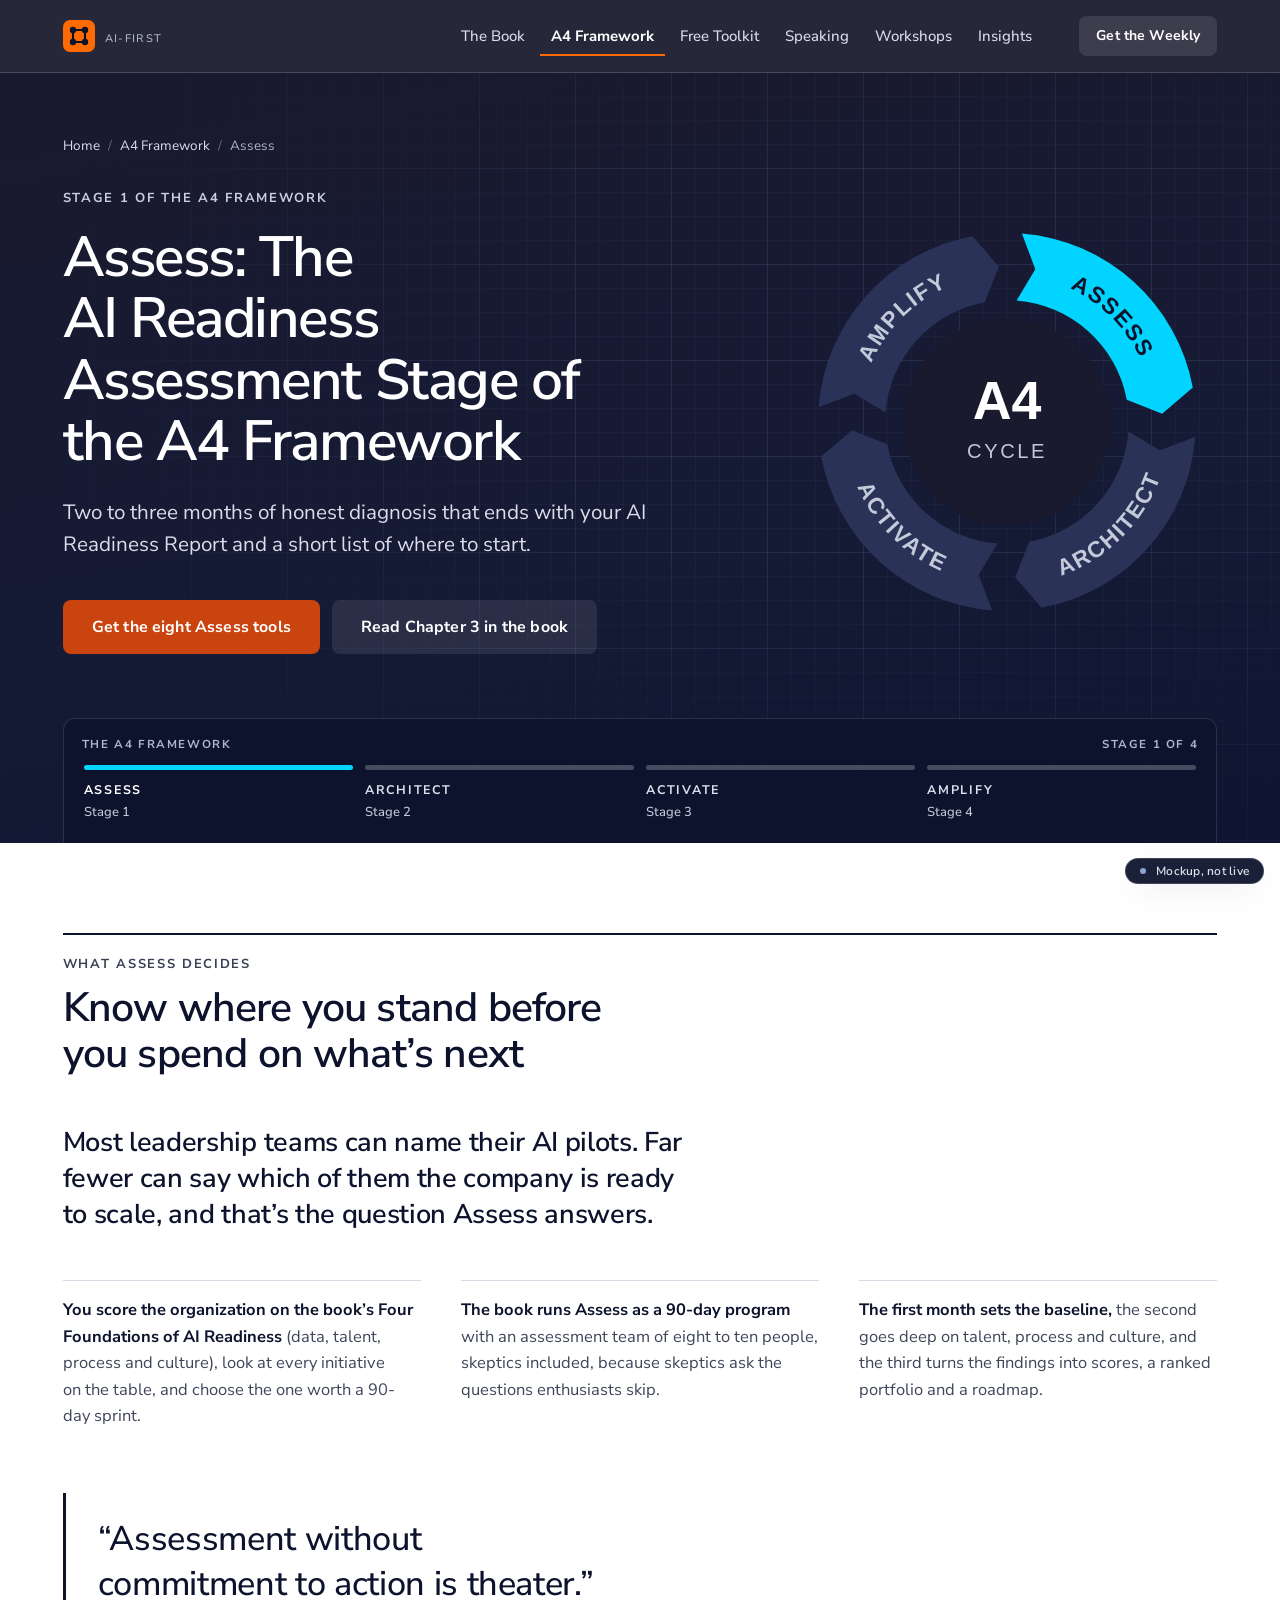
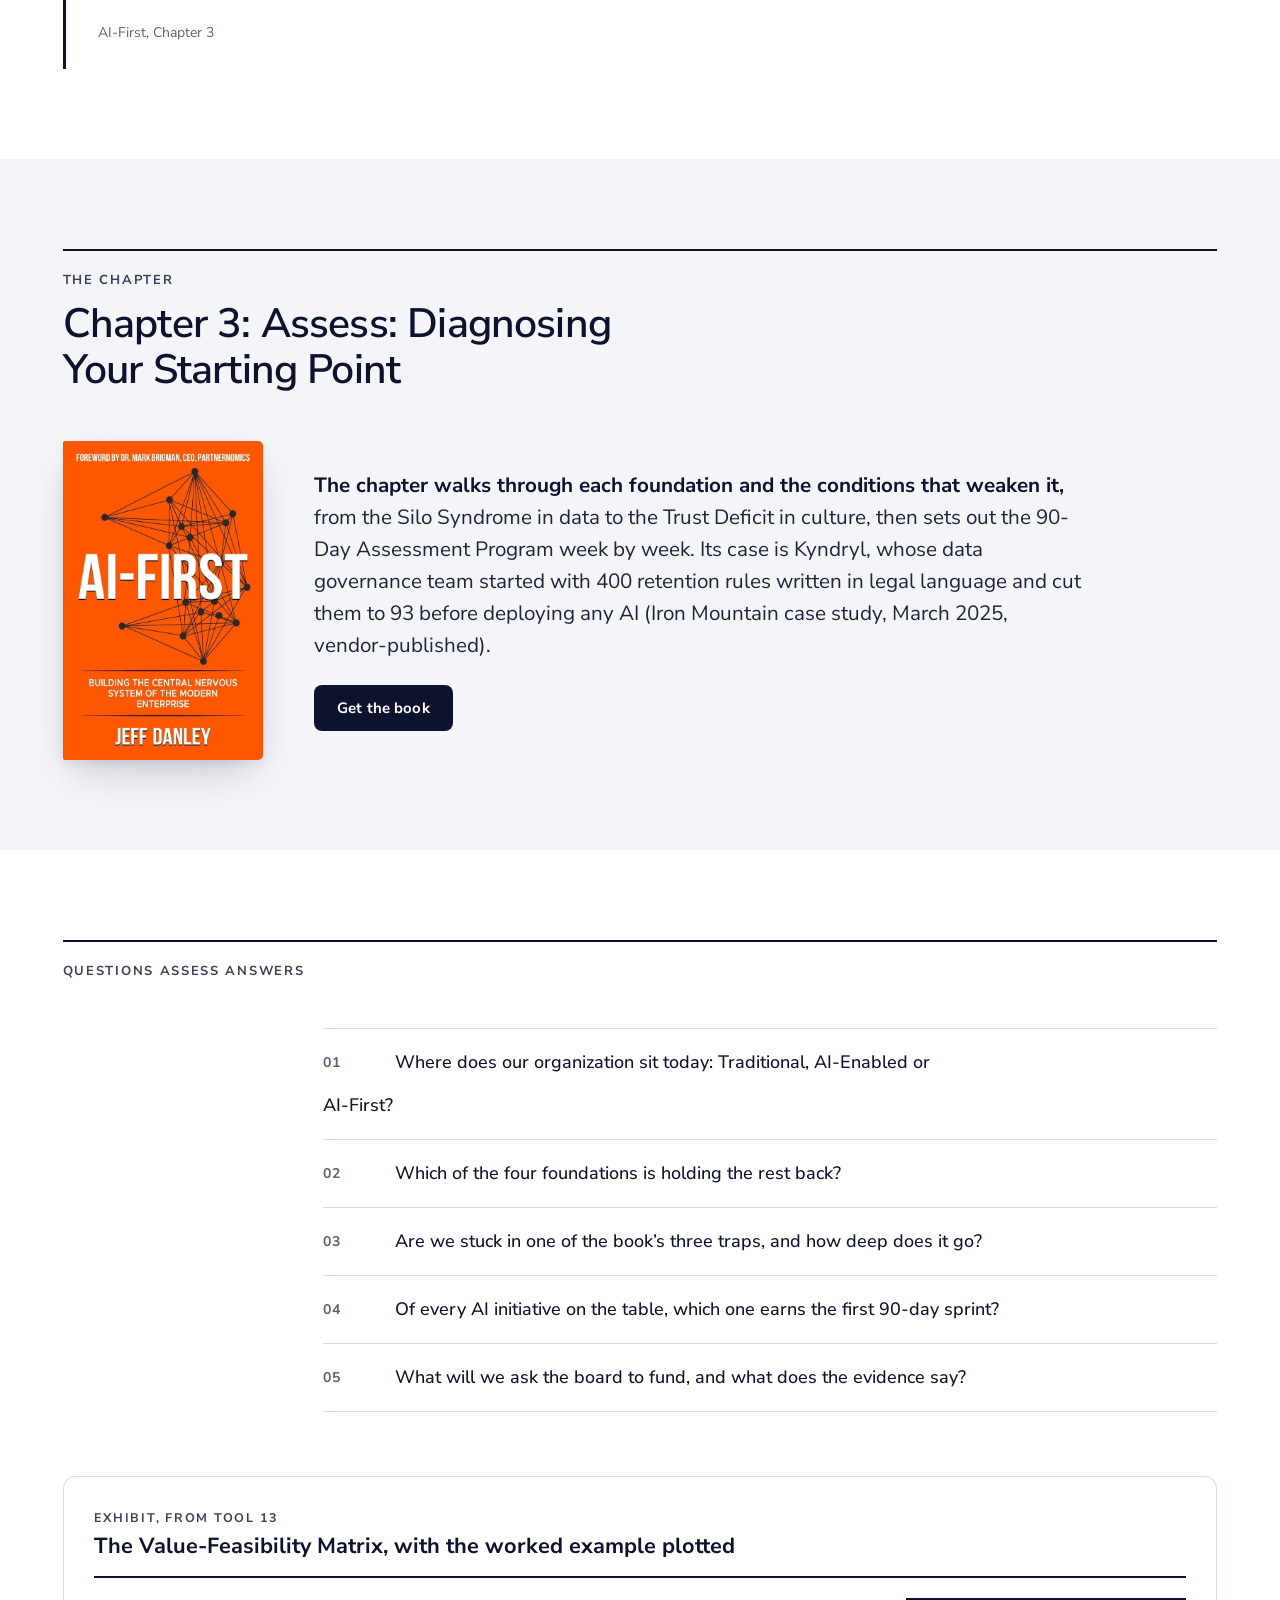
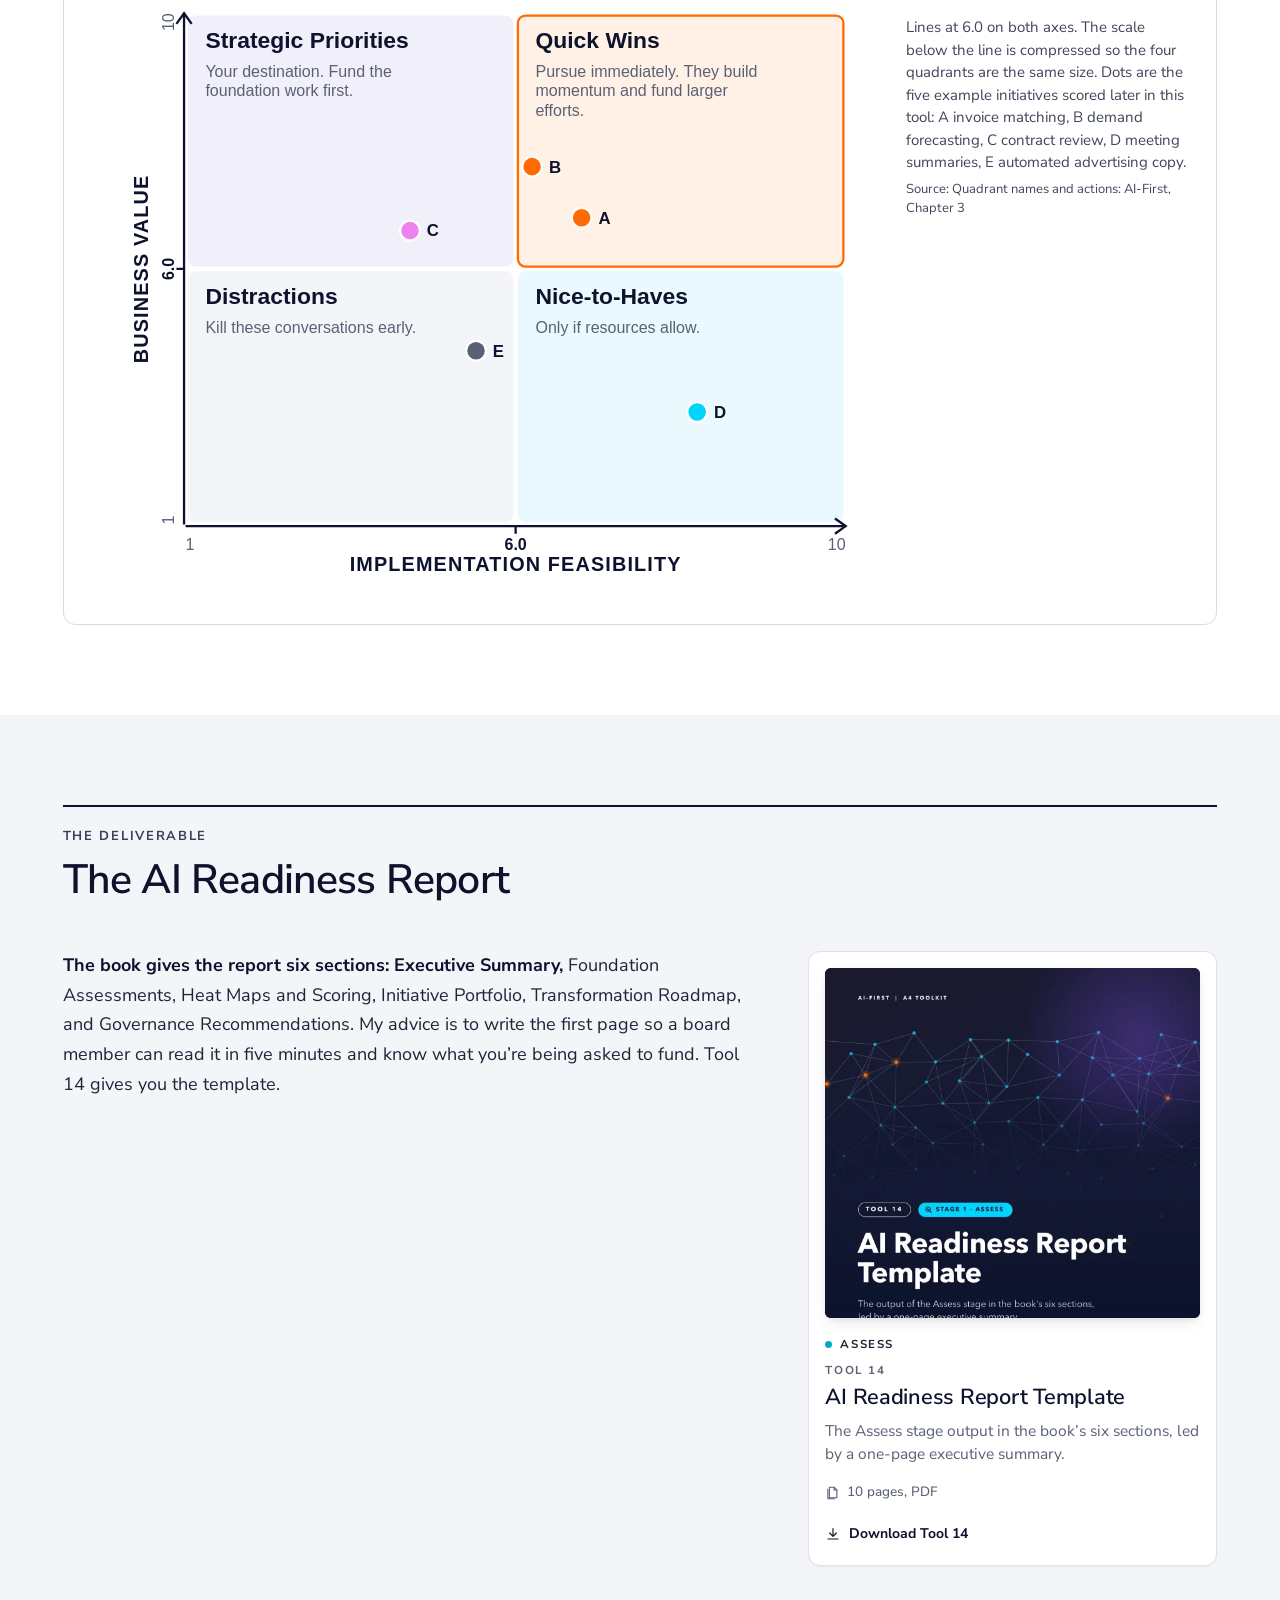
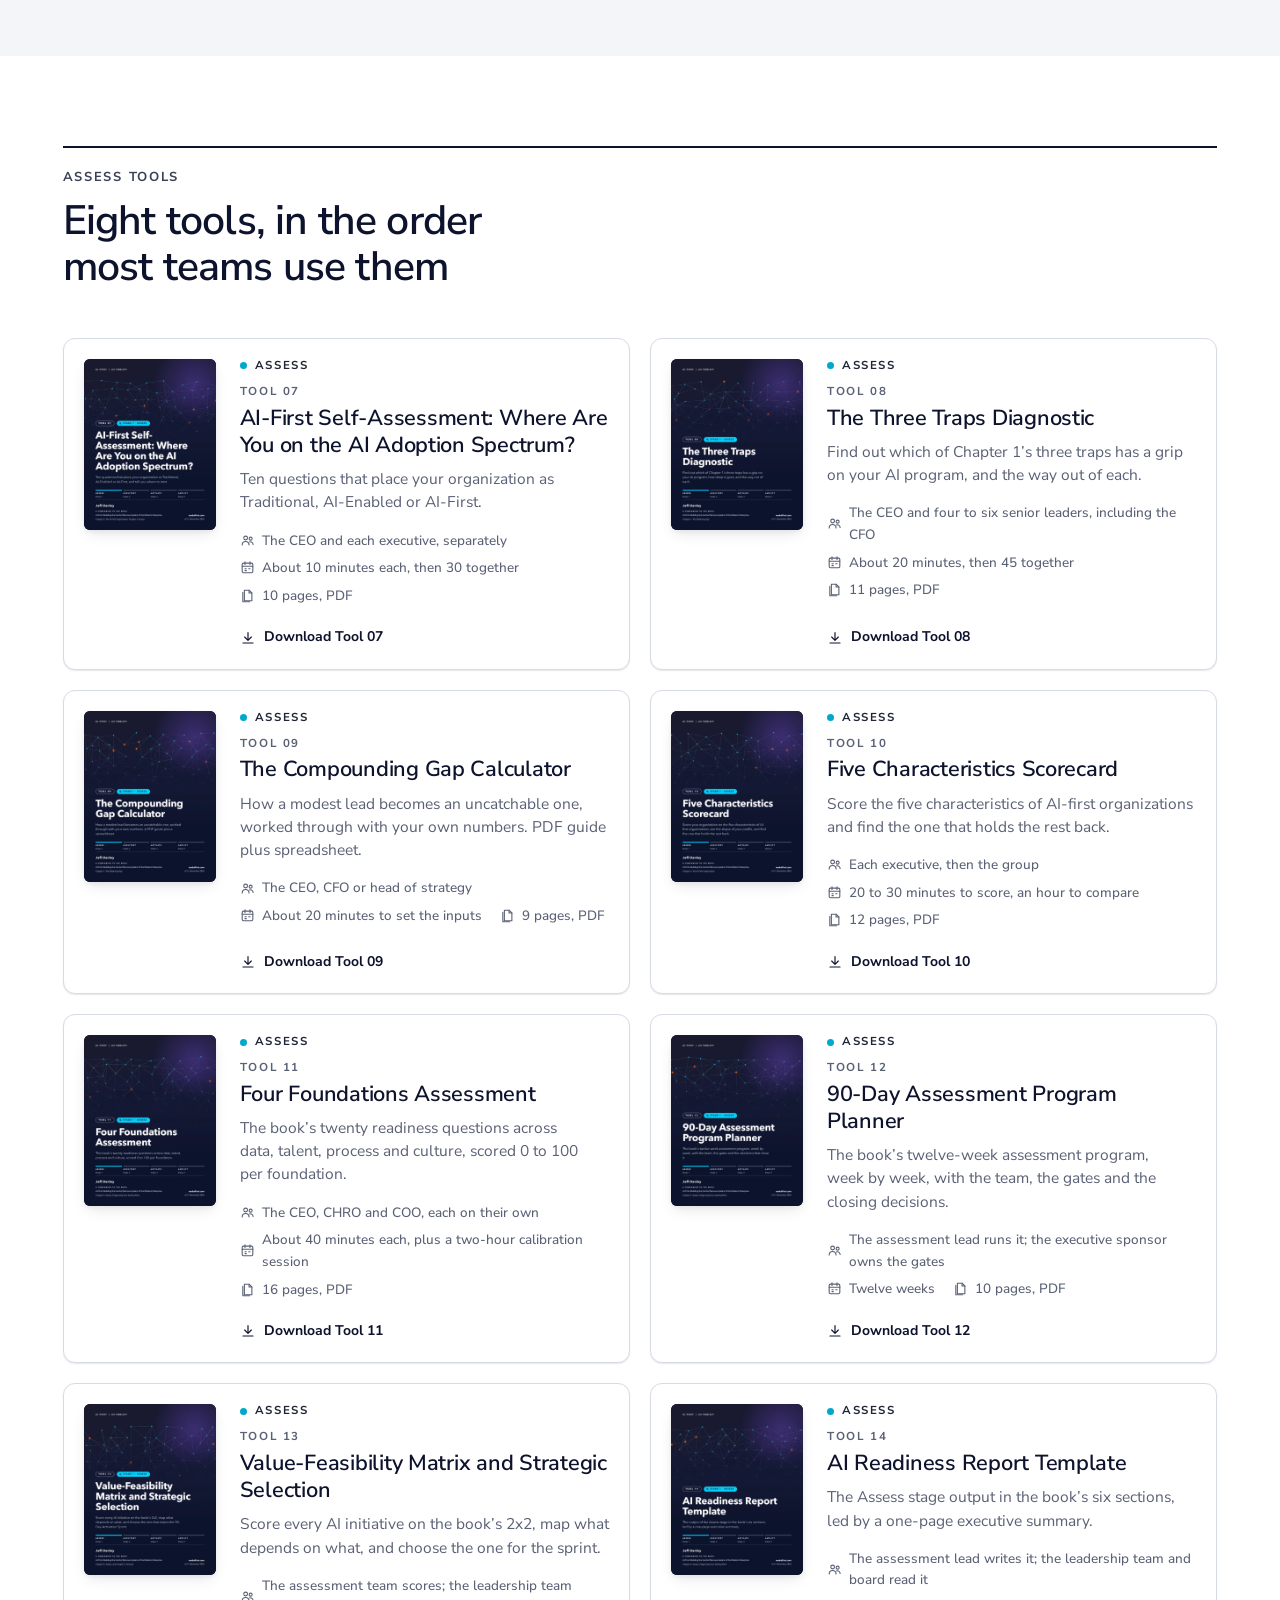
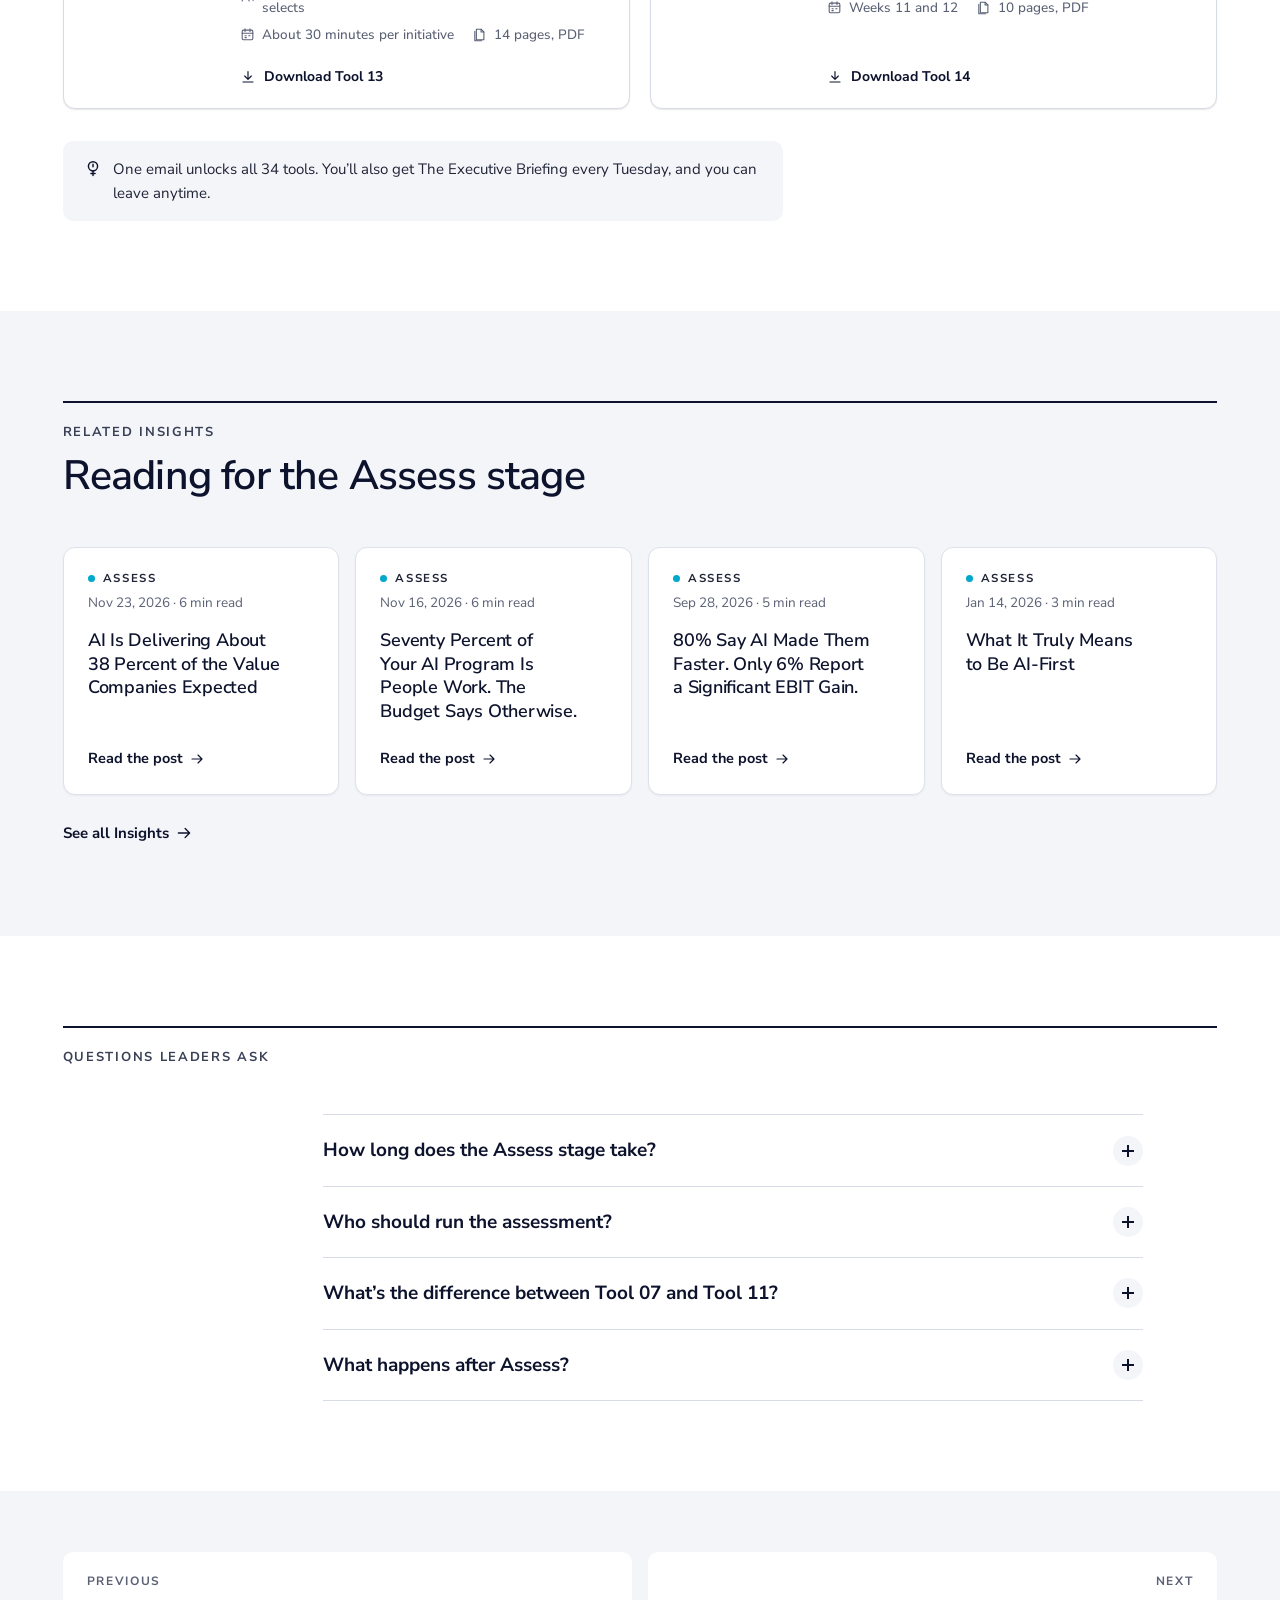
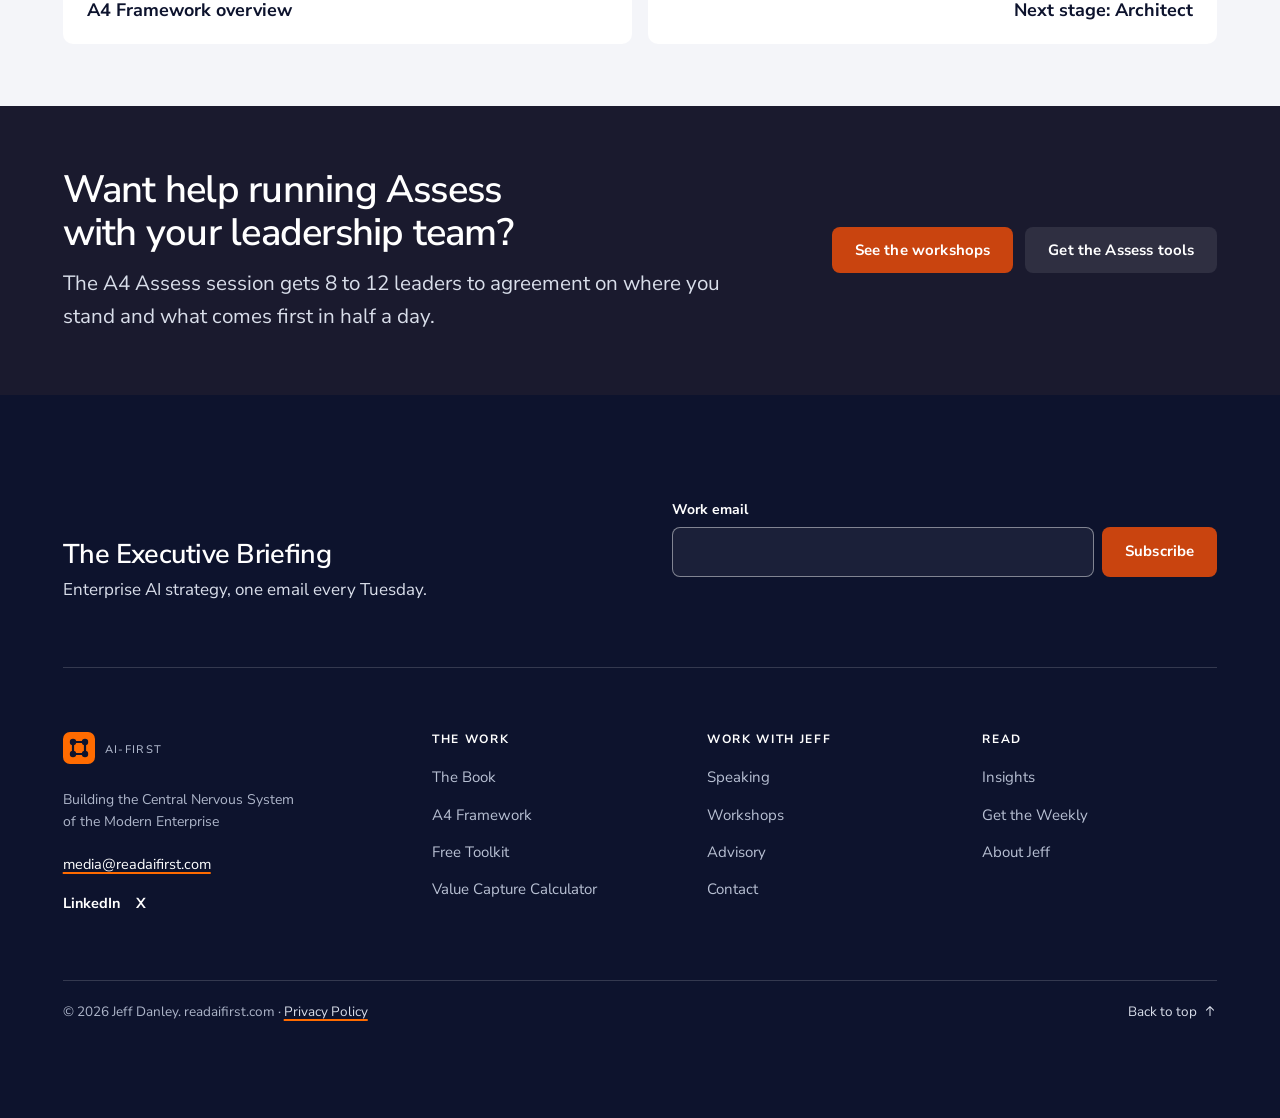
<file: a4-framework/assess/index.html>
<!doctype html>
<html lang="en">
<head>
<meta charset="utf-8">
<meta name="viewport" content="width=device-width, initial-scale=1">
<meta name="robots" content="noindex,nofollow">
<title>AI Readiness Assessment: The Assess Stage of A4</title>
<meta name="description" content="Score data, talent, process and culture readiness, pick the first initiative and produce an AI Readiness Report. Eight free tools for the Assess stage.">
<link rel="icon" href="../../assets/brand/favicon.ico" sizes="32x32">
<link rel="icon" type="image/svg+xml" href="../../assets/brand/favicon.svg">
<link rel="icon" type="image/png" sizes="32x32" href="../../assets/brand/favicon-32.png">
<link rel="icon" type="image/png" sizes="16x16" href="../../assets/brand/favicon-16.png">
<link rel="apple-touch-icon" sizes="180x180" href="../../assets/brand/apple-touch-icon.png">
<link rel="stylesheet" href="../../assets/css/tokens.css">
<link rel="stylesheet" href="../../assets/css/components.css">
<link rel="stylesheet" href="../../assets/css/site.css">
<script>try{if(sessionStorage.getItem("ph")==="1")document.documentElement.classList.add("show-ph")}catch(e){}</script>
<script src="../../assets/js/site.js" defer></script>
</head>
<body id="top">
<a class="skip" href="#main">Skip to content</a>
<svg xmlns="http://www.w3.org/2000/svg" style="display:none" fill="none" stroke="currentColor" stroke-width="1.75" stroke-linecap="round" stroke-linejoin="round"><symbol id="i-assess" viewBox="0 0 24 24"><circle cx="10.5" cy="10.5" r="6.5"/><path d="M15.3 15.3 21 21"/><path d="M6.5 11h2l1.2-2.5 1.8 4.5 1.3-2H14.5"/></symbol><symbol id="i-architect" viewBox="0 0 24 24"><rect x="3" y="3" width="18" height="18" rx="2"/><path d="M3 9h18M9 3v18"/><path d="M9 21a12 12 0 0 1 12-12"/></symbol><symbol id="i-activate" viewBox="0 0 24 24"><circle cx="12" cy="12" r="9"/><path d="M13 6.5 8.5 13h3.5l-1 4.5 4.5-6.5H12z"/></symbol><symbol id="i-amplify" viewBox="0 0 24 24"><circle cx="12" cy="12" r="2"/><path d="M8.2 15.8a5.4 5.4 0 0 1 0-7.6M15.8 8.2a5.4 5.4 0 0 1 0 7.6"/><path d="M5.4 18.6a9.3 9.3 0 0 1 0-13.2M18.6 5.4a9.3 9.3 0 0 1 0 13.2"/></symbol><symbol id="i-leadership" viewBox="0 0 24 24"><circle cx="12" cy="12" r="9"/><path d="m12 5 2 7-2 7-2-7z"/><path d="M5 12h3M16 12h3"/></symbol><symbol id="i-assessment" viewBox="0 0 24 24"><rect x="5" y="3.5" width="14" height="18" rx="2"/><path d="M9 3.5h6v3H9z"/><path d="m8.5 12 1.5 1.5 3-3M8.5 17h7"/></symbol><symbol id="i-roadmap" viewBox="0 0 24 24"><path d="M3 6.5 9 4l6 2.5L21 4v13.5L15 20l-6-2.5L3 20z"/><path d="M9 4v13.5M15 6.5V20"/></symbol><symbol id="i-team" viewBox="0 0 24 24"><circle cx="9" cy="8" r="3"/><path d="M3.5 19a5.5 5.5 0 0 1 11 0"/><circle cx="17" cy="9" r="2.4"/><path d="M15.5 14.2A4.5 4.5 0 0 1 21 18.5"/></symbol><symbol id="i-governance" viewBox="0 0 24 24"><path d="M12 3 4.5 6v5.5c0 4.6 3.2 8.2 7.5 9.5 4.3-1.3 7.5-4.9 7.5-9.5V6z"/><path d="m9 12 2 2 4-4"/></symbol><symbol id="i-measurement" viewBox="0 0 24 24"><path d="M3.5 20.5h17"/><path d="M6.5 17v-5M11 17V8M15.5 17v-7M20 17V5"/></symbol><symbol id="i-risk" viewBox="0 0 24 24"><path d="M12 3.5 21.5 20h-19z"/><path d="M12 10v4.5"/><circle cx="12" cy="17.2" r=".4"/></symbol><symbol id="i-calendar" viewBox="0 0 24 24"><rect x="3.5" y="5" width="17" height="15.5" rx="2"/><path d="M3.5 10h17M8 3v4M16 3v4"/><path d="M8 14h2M14 14h2M8 17h2"/></symbol><symbol id="i-gate" viewBox="0 0 24 24"><path d="M4 21V7l8-4 8 4v14"/><path d="M4 21h16M9 21v-7h6v7"/><path d="M12 7.5v2"/></symbol><symbol id="i-signoff" viewBox="0 0 24 24"><path d="M3.5 18.5c2-1 3-4.5 4.8-4.5 1.6 0 .8 3.5 2.4 3.5 1.4 0 2-2.5 3.3-2.5 1 0 1 1.5 2 1.5"/><path d="M3.5 21h17"/><path d="m14.5 4.5 4 4L11 16H7v-4z"/></symbol><symbol id="i-culture" viewBox="0 0 24 24"><path d="M12 20.5s-7.5-4.4-7.5-10A4.3 4.3 0 0 1 12 7.6a4.3 4.3 0 0 1 7.5 2.9c0 5.6-7.5 10-7.5 10z"/><path d="M8 12h2l1-2 2 4 1-2h2"/></symbol><symbol id="i-learning" viewBox="0 0 24 24"><path d="M2.5 9 12 4.5 21.5 9 12 13.5z"/><path d="M6.5 11v5c1.5 1.5 3.5 2.3 5.5 2.3s4-.8 5.5-2.3v-5"/><path d="M21.5 9v5.5"/></symbol><symbol id="i-checklist" viewBox="0 0 24 24"><path d="m4 6.5 1.5 1.5 3-3M4 13l1.5 1.5 3-3"/><rect x="4" y="17.5" width="4" height="3.5" rx=".6"/><path d="M11.5 7h8.5M11.5 13.5h8.5M11.5 19.5h8.5"/></symbol><symbol id="i-info" viewBox="0 0 24 24"><circle cx="12" cy="12" r="9"/><path d="M12 11v5.5"/><circle cx="12" cy="7.8" r=".4"/></symbol><symbol id="i-book" viewBox="0 0 24 24"><path d="M12 6.5C10 5 7 4.5 3.5 5v13.5c3.5-.5 6.5 0 8.5 1.5 2-1.5 5-2 8.5-1.5V5C17 4.5 14 5 12 6.5z"/><path d="M12 6.5V20"/></symbol><symbol id="i-key" viewBox="0 0 24 24"><circle cx="12" cy="10" r="5.5"/><path d="M12 7.5v3M12 15.5V21M9.5 18.5h5"/></symbol><symbol id="i-target" viewBox="0 0 24 24"><circle cx="12" cy="12" r="9"/><circle cx="12" cy="12" r="5"/><circle cx="12" cy="12" r="1.2"/></symbol></svg>
<svg xmlns="http://www.w3.org/2000/svg" style="display:none" fill="none" stroke="currentColor" stroke-width="1.75" stroke-linecap="round" stroke-linejoin="round"><symbol id="i-arrow" viewBox="0 0 24 24"><path d="M4.5 12h15M13.5 6l6 6-6 6"/></symbol><symbol id="i-download" viewBox="0 0 24 24"><path d="M12 4v11M7 10.5l5 5 5-5"/><path d="M4.5 19.5h15"/></symbol><symbol id="i-eye" viewBox="0 0 24 24"><path d="M2.5 12S6 5.5 12 5.5 21.5 12 21.5 12 18 18.5 12 18.5 2.5 12 2.5 12z"/><circle cx="12" cy="12" r="3"/></symbol><symbol id="i-menu" viewBox="0 0 24 24"><path d="M4 7h16M4 12h16M4 17h16"/></symbol><symbol id="i-close" viewBox="0 0 24 24"><path d="M6 6l12 12M18 6 6 18"/></symbol><symbol id="i-pages" viewBox="0 0 24 24"><path d="M7 3.5h7.5L19 8v12.5H7z"/><path d="M14.5 3.5V8H19"/><path d="M4.5 7v15h11"/></symbol><symbol id="i-quote" viewBox="0 0 24 24"><path d="M4 17.5c0-5 1.5-8 5.5-10.5M4 17.5h5V12H4M14 17.5c0-5 1.5-8 5.5-10.5M14 17.5h5V12h-5"/></symbol><symbol id="i-award" viewBox="0 0 24 24"><circle cx="12" cy="9" r="5.5"/><path d="M8.5 13.3 7 21l5-2.5 5 2.5-1.5-7.7"/></symbol><symbol id="i-mic" viewBox="0 0 24 24"><rect x="9" y="3" width="6" height="11" rx="3"/><path d="M5.5 11a6.5 6.5 0 0 0 13 0M12 17.5V21M8.5 21h7"/></symbol></svg>
<header class="site-header on-dark">
  <div class="container bar">
    <a class="brand" href="../../" aria-label="AI-First, home"><svg class="brand-mark" aria-hidden="true" focusable="false" xmlns="http://www.w3.org/2000/svg" viewBox="0 0 32 32" width="32" height="32"><rect width="32" height="32" rx="7" fill="#FF6B00"/><path d="M10 10h12v12H10z" fill="none" stroke="#0D132D" stroke-width="2.2"/><circle cx="10" cy="10" r="3.2" fill="#0D132D"/><circle cx="22" cy="10" r="3.2" fill="#0D132D"/><circle cx="10" cy="22" r="3.2" fill="#0D132D"/><circle cx="22" cy="22" r="3.2" fill="#0D132D"/></svg><span class="brand-word"><b><span class="nb">AI-First</span></b><span class="tagline">Building the Central Nervous System of the Modern Enterprise</span></span></a>
    <nav class="site-nav" id="site-nav" aria-label="Primary"><a href="../../book/">The Book</a><a href="../../a4-framework/" aria-current="page">A4 Framework</a><a href="../../resources/">Free Toolkit</a><a href="../../speaking/">Speaking</a><a href="../../workshops/">Workshops</a><a href="../../blog/">Insights</a><a class="btn btn--primary nav-cta" href="../../weekly/">Get the Weekly</a></nav>
    <a class="btn btn--sm cta" href="../../weekly/">Get the Weekly</a>
    <button class="nav-toggle" type="button" data-nav-toggle aria-expanded="false" aria-controls="site-nav" aria-label="Menu"><svg class="i-open" aria-hidden="true" focusable="false"><use href="#i-menu"/></svg><svg class="i-close" aria-hidden="true" focusable="false"><use href="#i-close"/></svg><span class="t-open">Menu</span><span class="t-close">Close</span></button>
  </div>
</header>
<main id="main">

<section class="page-hero field bp theme-dark" aria-labelledby="h1" data-stage="assess">
  <div class="container">
    <nav class="crumbs" aria-label="Breadcrumb"><ol><li><a href="../../">Home</a></li><li><a href="../../a4-framework/">A4 Framework</a></li><li aria-current="page">Assess</li></ol></nav>
    <div class="hero-split">
      <div>
        <span class="label">Stage 1 of the A4 Framework</span>
        <h1 id="h1" class="long">Assess: The AI Readiness Assessment Stage of the A4 Framework</h1>
        <p class="lead">Two to three months of honest diagnosis that ends with your AI Readiness Report and a short list of where to start.</p>
        <div class="actions"><a class="btn btn--primary btn--lg" href="#tools">Get the eight Assess tools</a><a class="btn btn--secondary btn--lg" href="#chapter">Read Chapter 3 in the book</a></div>
      </div>
      <div class="ring rise"><svg class="exhibit-svg" xmlns="http://www.w3.org/2000/svg" viewBox="0 0 500 500" width="100%" role="img" aria-label="The A4 cycle, Assess highlighted" font-family="'Avenir Next', 'Helvetica Neue', Helvetica, Arial, sans-serif"><path d="M267.7,25.7 A225,225 0 0 1 471.2,209.0 L434.7,240.3 L392.6,223.6 A145,145 0 0 0 261.4,105.4 L283.7,68.1 Z" fill="#00d4ff" opacity="1"/><path id="a4arc17" d="M288.1,78.2 A176.0,176.0 0 0 1 421.8,211.9" fill="none"/><text font-size="27" font-weight="700" fill="#0D132D" letter-spacing="2" opacity="1"><textPath href="#a4arc17" startOffset="50%" text-anchor="middle">ASSESS</textPath></text><path d="M474.3,267.7 A225,225 0 0 1 291.0,471.2 L259.7,434.7 L276.4,392.6 A145,145 0 0 0 394.6,261.4 L431.9,283.7 Z" fill="#2B3258" opacity="1"/><path id="a4arc18" d="M292.0,439.4 A194.0,194.0 0 0 0 439.4,292.0" fill="none"/><text font-size="27" font-weight="700" fill="#C3CADA" letter-spacing="2" opacity="1"><textPath href="#a4arc18" startOffset="50%" text-anchor="middle">ARCHITECT</textPath></text><path d="M232.3,474.3 A225,225 0 0 1 28.8,291.0 L65.3,259.7 L107.4,276.4 A145,145 0 0 0 238.6,394.6 L216.3,431.9 Z" fill="#2B3258" opacity="1"/><path id="a4arc19" d="M60.6,292.0 A194.0,194.0 0 0 0 208.0,439.4" fill="none"/><text font-size="27" font-weight="700" fill="#C3CADA" letter-spacing="2" opacity="1"><textPath href="#a4arc19" startOffset="50%" text-anchor="middle">ACTIVATE</textPath></text><path d="M25.7,232.3 A225,225 0 0 1 209.0,28.8 L240.3,65.3 L223.6,107.4 A145,145 0 0 0 105.4,238.6 L68.1,216.3 Z" fill="#2B3258" opacity="1"/><path id="a4arc20" d="M78.2,211.9 A176.0,176.0 0 0 1 211.9,78.2" fill="none"/><text font-size="27" font-weight="700" fill="#C3CADA" letter-spacing="2" opacity="1"><textPath href="#a4arc20" startOffset="50%" text-anchor="middle">AMPLIFY</textPath></text><circle cx="250" cy="250" r="123" fill="#1a1a2e"/><text font-size="64" font-weight="700" fill="#FFFFFF" text-anchor="middle"><tspan x="250.0" y="246.4">A4</tspan></text><text font-size="24" font-weight="500" fill="#C0C7D6" text-anchor="middle" letter-spacing="3"><tspan x="250.0" y="292.4">CYCLE</tspan></text><g opacity="1"><rect x="545" y="40" width="58" height="58" rx="12" fill="#00d4ff"/><text font-size="30" font-weight="700" fill="#0D132D" text-anchor="middle"><tspan x="574.0" y="79.5">1</tspan></text><text font-size="27" font-weight="700" fill="#0D132D" text-anchor="start"><tspan x="623.0" y="59.6">Stage 1 · Assess</tspan></text><text font-size="22" font-weight="400" fill="#5A6175" text-anchor="start"><tspan x="623.0" y="89.6">Two to three months</tspan></text></g><g opacity="0.72"><rect x="545" y="152" width="58" height="58" rx="12" fill="#6B46C1"/><text font-size="30" font-weight="700" fill="#FFFFFF" text-anchor="middle"><tspan x="574.0" y="191.5">2</tspan></text><text font-size="27" font-weight="700" fill="#0D132D" text-anchor="start"><tspan x="623.0" y="171.6">Stage 2 · Architect</tspan></text><text font-size="22" font-weight="400" fill="#5A6175" text-anchor="start"><tspan x="623.0" y="201.6">Three to four months</tspan></text></g><g opacity="0.72"><rect x="545" y="264" width="58" height="58" rx="12" fill="#FF6B00"/><text font-size="30" font-weight="700" fill="#FFFFFF" text-anchor="middle"><tspan x="574.0" y="303.5">3</tspan></text><text font-size="27" font-weight="700" fill="#0D132D" text-anchor="start"><tspan x="623.0" y="283.6">Stage 3 · Activate</tspan></text><text font-size="22" font-weight="400" fill="#5A6175" text-anchor="start"><tspan x="623.0" y="313.6">Twelve to eighteen months</tspan></text></g><g opacity="0.72"><rect x="545" y="376" width="58" height="58" rx="12" fill="#E0267D"/><text font-size="30" font-weight="700" fill="#FFFFFF" text-anchor="middle"><tspan x="574.0" y="415.5">4</tspan></text><text font-size="27" font-weight="700" fill="#0D132D" text-anchor="start"><tspan x="623.0" y="395.6">Stage 4 · Amplify</tspan></text><text font-size="22" font-weight="400" fill="#5A6175" text-anchor="start"><tspan x="623.0" y="425.6">Ongoing</tspan></text></g></svg></div>
    </div>
    <div class="hero-strip"><div class="strip-panel"><div class="strip-label"><span>The A4 Framework</span><span>Stage 1 of 4</span></div><a4-strip class="on-dark" current="assess" label="A4 Framework stages" href-assess="../../a4-framework/assess/" href-architect="../../a4-framework/architect/" href-activate="../../a4-framework/activate/" href-amplify="../../a4-framework/amplify/"></a4-strip></div></div>
  </div>
</section>
<section class="s s-white" aria-labelledby="wd-h">
  <div class="container">
    <div class="sec-head "><span class="label">What Assess decides</span><h2 id="wd-h">Know where you stand before you spend on what’s next</h2></div>
    <div class="decides">
      <p class="lead-sent">Most leadership teams can name their AI pilots. Far fewer can say which of them the company is ready to scale, and that’s the question Assess answers.</p>
<ul class="takeaways cols"><li><p><b>You score the organization on the book’s Four Foundations of AI Readiness</b> (data, talent, process and culture), look at every initiative on the table, and choose the one worth a 90-day sprint.</p></li>
<li><p><b>The book runs Assess as a 90-day program</b> with an assessment team of eight to ten people, skeptics included, because skeptics ask the questions enthusiasts skip.</p></li>
<li><p><b>The first month sets the baseline,</b> the second goes deep on talent, process and culture, and the third turns the findings into scores, a ranked portfolio and a roadmap.</p></li></ul>
      <blockquote class="pullquote pullquote--wide"><p>“Assessment without commitment to action is theater.”</p><cite><span class="nb">AI-First,</span> Chapter 3</cite></blockquote>
    </div>
  </div>
</section>
<section class="s s-tint" aria-labelledby="ch-h" id="chapter">
  <div class="container">
    <div class="sec-head "><span class="label">The chapter</span><h2 id="ch-h">Chapter 3: Assess: Diagnosing Your Starting Point</h2></div>
    <div class="chapter">
      <div class="book-sm"><img src="../../assets/brand/book-cover.webp" width="563" height="900" loading="lazy" alt="Cover of AI-First: Building the Central Nervous System of the Modern Enterprise by Jeff Danley"></div>
      <div><p class="body-lg" style="max-width:64ch;color:var(--ink)"><strong class="li">The chapter walks through each foundation and the conditions that weaken it,</strong> from the Silo Syndrome in data to the Trust Deficit in culture, then sets out the 90-Day Assessment Program week by week. Its case is Kyndryl, whose data governance team started with 400 retention rules written in legal language and cut them to 93 before deploying any AI (Iron Mountain case study, March 2025, vendor-published).</p>
      <div class="actions" style="margin-top:var(--sp-6)"><a class="btn btn--primary" href="https://www.amazon.com/dp/B0GFXQTWH6" target="_blank" rel="noopener">Get the book</a></div></div>
    </div>
  </div>
</section>
<section class="s s-white" aria-labelledby="qa-h">
  <div class="container">
    <div class="sec-head "><span class="label">Questions Assess answers</span></div><h2 id="qa-h" class="sr-only">Questions Assess answers</h2>
    <ol class="ledger" data-indent><li>Where does our organization sit today: Traditional, AI-Enabled or <span class="nb">AI-First?</span></li><li>Which of the four foundations is holding the rest back?</li><li>Are we stuck in one of the book’s three traps, and how deep does it go?</li><li>Of every AI initiative on the table, which one earns the first 90-day sprint?</li><li>What will we ask the board to fund, and what does the evidence say?</li></ol>
    <div style="margin-top:var(--sp-10)"><figure class="exhibit exhibit--side"><figcaption class="fig-head"><span class="fig-num">Exhibit, from Tool 13</span><span class="fig-title">The Value-Feasibility Matrix, with the worked example plotted</span></figcaption><div class="fig-side"><div class="fig-main"><div class="fig-body fig-desk"><svg class="exhibit-svg" xmlns="http://www.w3.org/2000/svg" viewBox="0 0 1000 780" width="100%" role="img" aria-label="2x2 matrix: Implementation feasibility by Business value" font-family="'Avenir Next', 'Helvetica Neue', Helvetica, Arial, sans-serif"><rect x="123.0" y="23.0" width="426.5" height="329.0" rx="10" fill="#F1EFFA"/><text font-size="30" font-weight="700" fill="#0D132D" text-anchor="start"><tspan x="146.0" y="66.0">Strategic Priorities</tspan></text><text font-size="21" font-weight="400" fill="#5A6175" text-anchor="start"><tspan x="146.0" y="103.4">Your destination. Fund the</tspan><tspan x="146.0" y="129.0">foundation work first.</tspan></text><rect x="555.5" y="23.0" width="426.5" height="329.0" rx="10" fill="#FFF1E6" stroke="#FF6B00" stroke-width="3"/><text font-size="30" font-weight="700" fill="#0D132D" text-anchor="start"><tspan x="578.5" y="66.0">Quick Wins</tspan></text><text font-size="21" font-weight="400" fill="#5A6175" text-anchor="start"><tspan x="578.5" y="103.4">Pursue immediately. They build</tspan><tspan x="578.5" y="129.0">momentum and fund larger</tspan><tspan x="578.5" y="154.6">efforts.</tspan></text><rect x="123.0" y="358.0" width="426.5" height="329.0" rx="10" fill="#F4F5F9"/><text font-size="30" font-weight="700" fill="#0D132D" text-anchor="start"><tspan x="146.0" y="401.0">Distractions</tspan></text><text font-size="21" font-weight="400" fill="#5A6175" text-anchor="start"><tspan x="146.0" y="438.4">Kill these conversations early.</tspan></text><rect x="555.5" y="358.0" width="426.5" height="329.0" rx="10" fill="#E9F9FD"/><text font-size="30" font-weight="700" fill="#0D132D" text-anchor="start"><tspan x="578.5" y="401.0">Nice-to-Haves</tspan></text><text font-size="21" font-weight="400" fill="#5A6175" text-anchor="start"><tspan x="578.5" y="438.4">Only if resources allow.</tspan></text><path d="M120,692H985M118,690V20" stroke="#0D132D" stroke-width="3" fill="none"/><path d="M971,682 985,692 971,702M108,34 118,20 128,34" stroke="#0D132D" stroke-width="3" fill="none"/><text font-size="21" font-weight="500" fill="#5A6175" text-anchor="start"><tspan x="120.0" y="722.8">1</tspan></text><text font-size="21" font-weight="500" fill="#5A6175" text-anchor="end"><tspan x="985.0" y="722.8">10</tspan></text><text font-size="26" font-weight="700" fill="#0D132D" text-anchor="middle" letter-spacing="1.5"><tspan x="552.5" y="750.8">IMPLEMENTATION FEASIBILITY</tspan></text><g transform="translate(62,355.0) rotate(-90)"><text font-size="26" font-weight="700" fill="#0D132D" text-anchor="middle" letter-spacing="1.5"><tspan x="0.0" y="9.1">BUSINESS VALUE</tspan></text></g><g transform="translate(98,690) rotate(-90)"><text font-size="21" font-weight="500" fill="#5A6175" text-anchor="start"><tspan x="0.0" y="7.3">1</tspan></text></g><g transform="translate(98,20) rotate(-90)"><text font-size="21" font-weight="500" fill="#5A6175" text-anchor="end"><tspan x="0.0" y="7.3">10</tspan></text></g><path d="M552.5,692v10M118,355.0h-10" stroke="#0D132D" stroke-width="3"/><text font-size="21" font-weight="700" fill="#0D132D" text-anchor="middle"><tspan x="552.5" y="722.8">6.0</tspan></text><g transform="translate(98,355.0) rotate(-90)"><text font-size="21" font-weight="700" fill="#0D132D" text-anchor="middle"><tspan x="0.0" y="7.3">6.0</tspan></text></g><circle cx="639.0" cy="288.0" r="13" fill="#FF6B00" stroke="#fff" stroke-width="3"/><text font-size="22" font-weight="700" fill="#0D132D" text-anchor="start"><tspan x="661.0" y="295.7">A</tspan></text><circle cx="574.1" cy="221.0" r="13" fill="#FF6B00" stroke="#fff" stroke-width="3"/><text font-size="22" font-weight="700" fill="#0D132D" text-anchor="start"><tspan x="596.1" y="228.7">B</tspan></text><circle cx="414.1" cy="304.8" r="13" fill="violet" stroke="#fff" stroke-width="3"/><text font-size="22" font-weight="700" fill="#0D132D" text-anchor="start"><tspan x="436.1" y="312.5">C</tspan></text><circle cx="790.4" cy="542.6" r="13" fill="#00d4ff" stroke="#fff" stroke-width="3"/><text font-size="22" font-weight="700" fill="#0D132D" text-anchor="start"><tspan x="812.4" y="550.3">D</tspan></text><circle cx="500.6" cy="462.2" r="13" fill="#5A6175" stroke="#fff" stroke-width="3"/><text font-size="22" font-weight="700" fill="#0D132D" text-anchor="start"><tspan x="522.6" y="469.9">E</tspan></text></svg></div><div class="fig-mob"><div class="mx-m"><span class="mx-y">Business value</span><div class="mx-grid"><div class="mx-q mx-tl"><b>Strategic Priorities</b><p>Your destination. Fund the foundation work first.</p><div class="mx-dots"><i style="--d:violet">C</i></div></div><div class="mx-q mx-tr"><b>Quick Wins</b><p>Pursue immediately. They build momentum and fund larger efforts.</p><div class="mx-dots"><i style="--d:#FF6B00">A</i><i style="--d:#FF6B00">B</i></div></div><div class="mx-q mx-bl"><b>Distractions</b><p>Kill these conversations early.</p><div class="mx-dots"><i style="--d:#5A6175">E</i></div></div><div class="mx-q mx-br"><b>Nice-to-Haves</b><p>Only if resources allow.</p><div class="mx-dots"><i style="--d:#00d4ff">D</i></div></div></div><span class="mx-x">Implementation feasibility</span></div></div></div><div class="fig-foot"><span class="fig-cap">Lines at 6.0 on both axes. The scale below the line is compressed so the four quadrants are the same size. Dots are the five example initiatives scored later in this tool: A invoice matching, B demand forecasting, C contract review, D meeting summaries, E automated advertising copy.</span><span class="fig-src">Source: Quadrant names and actions: <span class="nb">AI-First,</span> Chapter 3</span></div></div></figure></div>
  </div>
</section>
<section class="s s-tint" aria-labelledby="dl-h">
  <div class="container">
    <div class="sec-head "><span class="label">The deliverable</span><h2 id="dl-h">The AI Readiness Report</h2></div>
    <div class="split wide-left">
      <div class="prose"><p><strong class="li">The book gives the report six sections: Executive Summary,</strong> Foundation Assessments, Heat Maps and Scoring, Initiative Portfolio, Transformation Roadmap, and Governance Recommendations. My advice is to write the first page so a board member can read it in five minutes and know what you’re being asked to fund. Tool 14 gives you the template.</p></div>
      <article class="tool-card tool-card--stack " data-stage="assess" data-cat="assess"><div class="cover"><img src="../../assets/tools/tool-14.webp" srcset="../../assets/tools/tool-14.webp 600w, ../../assets/tools/tool-14@2x.webp 1200w" sizes="(max-width: 720px) 90vw, 300px" width="600" height="777" alt="Cover of Tool 14, AI Readiness Report Template" loading="lazy"></div><div class="body"><div class="meta"><span class="chip chip--assess">Assess</span></div><h3><a href="https://readaifirst.com/wp-content/uploads/2026/11/A4-14-ai-readiness-report-template.pdf" target="_blank" rel="noopener"><span class="tno">Tool 14</span><span class="sep"> · </span>AI Readiness Report Template</a></h3><p class="line">The Assess stage output in the book’s six sections, led by a one-page executive summary.</p><div class="facts"><span><svg aria-hidden="true" focusable="false"><use href="#i-pages"/></svg>10 pages, PDF</span></div><div class="actions"><a class="dl" href="https://readaifirst.com/wp-content/uploads/2026/11/A4-14-ai-readiness-report-template.pdf" target="_blank" rel="noopener"><svg aria-hidden="true" focusable="false"><use href="#i-download"/></svg>Download Tool 14</a></div></div></article>
    </div>
  </div>
</section>
<section class="s s-white" aria-labelledby="tl-h" id="tools">
  <div class="container">
    <div class="sec-head "><span class="label">Assess tools</span><h2 id="tl-h">Eight tools, in the order most teams use them</h2></div>
    <div class="tool-grid two"><article class="tool-card  " data-stage="assess" data-cat="assess"><div class="cover"><img src="../../assets/tools/tool-07.webp" srcset="../../assets/tools/tool-07.webp 600w, ../../assets/tools/tool-07@2x.webp 1200w" sizes="(max-width: 720px) 90vw, 300px" width="600" height="777" alt="Cover of Tool 07, AI-First Self-Assessment: Where Are You on the AI Adoption Spectrum?" loading="lazy"></div><div class="body"><div class="meta"><span class="chip chip--assess">Assess</span></div><h3><a href="https://readaifirst.com/wp-content/uploads/2026/11/A4-07-ai-first-self-assessment.pdf" target="_blank" rel="noopener"><span class="tno">Tool 07</span><span class="sep"> · </span><span class="nb">AI-First</span> Self-Assessment: Where Are You on the AI Adoption Spectrum?</a></h3><p class="line">Ten questions that place your organization as Traditional, AI-Enabled or <span class="nb">AI-First.</span></p><div class="facts"><span><svg aria-hidden="true" focusable="false"><use href="#i-team"/></svg>The CEO and each executive, separately</span><span class="sep"> · </span><span><svg aria-hidden="true" focusable="false"><use href="#i-calendar"/></svg>About 10 minutes each, then 30 together</span><span><svg aria-hidden="true" focusable="false"><use href="#i-pages"/></svg>10 pages, PDF</span></div><div class="actions"><a class="dl" href="https://readaifirst.com/wp-content/uploads/2026/11/A4-07-ai-first-self-assessment.pdf" target="_blank" rel="noopener"><svg aria-hidden="true" focusable="false"><use href="#i-download"/></svg>Download Tool 07</a></div></div></article><article class="tool-card  " data-stage="assess" data-cat="assess"><div class="cover"><img src="../../assets/tools/tool-08.webp" srcset="../../assets/tools/tool-08.webp 600w, ../../assets/tools/tool-08@2x.webp 1200w" sizes="(max-width: 720px) 90vw, 300px" width="600" height="777" alt="Cover of Tool 08, The Three Traps Diagnostic" loading="lazy"></div><div class="body"><div class="meta"><span class="chip chip--assess">Assess</span></div><h3><a href="https://readaifirst.com/wp-content/uploads/2026/11/A4-08-three-traps-diagnostic.pdf" target="_blank" rel="noopener"><span class="tno">Tool 08</span><span class="sep"> · </span>The Three Traps Diagnostic</a></h3><p class="line">Find out which of Chapter 1’s three traps has a grip on your AI program, and the way out of each.</p><div class="facts"><span><svg aria-hidden="true" focusable="false"><use href="#i-team"/></svg>The CEO and four to six senior leaders, including the CFO</span><span class="sep"> · </span><span><svg aria-hidden="true" focusable="false"><use href="#i-calendar"/></svg>About 20 minutes, then 45 together</span><span><svg aria-hidden="true" focusable="false"><use href="#i-pages"/></svg>11 pages, PDF</span></div><div class="actions"><a class="dl" href="https://readaifirst.com/wp-content/uploads/2026/11/A4-08-three-traps-diagnostic.pdf" target="_blank" rel="noopener"><svg aria-hidden="true" focusable="false"><use href="#i-download"/></svg>Download Tool 08</a></div></div></article><article class="tool-card  " data-stage="assess" data-cat="assess"><div class="cover"><img src="../../assets/tools/tool-09.webp" srcset="../../assets/tools/tool-09.webp 600w, ../../assets/tools/tool-09@2x.webp 1200w" sizes="(max-width: 720px) 90vw, 300px" width="600" height="777" alt="Cover of Tool 09, The Compounding Gap Calculator" loading="lazy"></div><div class="body"><div class="meta"><span class="chip chip--assess">Assess</span></div><h3><a href="https://readaifirst.com/wp-content/uploads/2026/11/A4-09-compounding-gap-calculator.pdf" target="_blank" rel="noopener"><span class="tno">Tool 09</span><span class="sep"> · </span>The Compounding Gap Calculator</a></h3><p class="line">How a modest lead becomes an uncatchable one, worked through with your own numbers. PDF guide plus spreadsheet.</p><div class="facts"><span><svg aria-hidden="true" focusable="false"><use href="#i-team"/></svg>The CEO, CFO or head of strategy</span><span class="sep"> · </span><span><svg aria-hidden="true" focusable="false"><use href="#i-calendar"/></svg>About 20 minutes to set the inputs</span><span><svg aria-hidden="true" focusable="false"><use href="#i-pages"/></svg>9 pages, PDF</span></div><div class="actions"><a class="dl" href="https://readaifirst.com/wp-content/uploads/2026/11/A4-09-compounding-gap-calculator.pdf" target="_blank" rel="noopener"><svg aria-hidden="true" focusable="false"><use href="#i-download"/></svg>Download Tool 09</a></div></div></article><article class="tool-card  " data-stage="assess" data-cat="assess"><div class="cover"><img src="../../assets/tools/tool-10.webp" srcset="../../assets/tools/tool-10.webp 600w, ../../assets/tools/tool-10@2x.webp 1200w" sizes="(max-width: 720px) 90vw, 300px" width="600" height="777" alt="Cover of Tool 10, Five Characteristics Scorecard" loading="lazy"></div><div class="body"><div class="meta"><span class="chip chip--assess">Assess</span></div><h3><a href="https://readaifirst.com/wp-content/uploads/2026/11/A4-10-five-characteristics-scorecard.pdf" target="_blank" rel="noopener"><span class="tno">Tool 10</span><span class="sep"> · </span>Five Characteristics Scorecard</a></h3><p class="line">Score the five characteristics of <span class="nb">AI-first</span> organizations and find the one that holds the rest back.</p><div class="facts"><span><svg aria-hidden="true" focusable="false"><use href="#i-team"/></svg>Each executive, then the group</span><span class="sep"> · </span><span><svg aria-hidden="true" focusable="false"><use href="#i-calendar"/></svg>20 to 30 minutes to score, an hour to compare</span><span><svg aria-hidden="true" focusable="false"><use href="#i-pages"/></svg>12 pages, PDF</span></div><div class="actions"><a class="dl" href="https://readaifirst.com/wp-content/uploads/2026/11/A4-10-five-characteristics-scorecard.pdf" target="_blank" rel="noopener"><svg aria-hidden="true" focusable="false"><use href="#i-download"/></svg>Download Tool 10</a></div></div></article><article class="tool-card  " data-stage="assess" data-cat="assess"><div class="cover"><img src="../../assets/tools/tool-11.webp" srcset="../../assets/tools/tool-11.webp 600w, ../../assets/tools/tool-11@2x.webp 1200w" sizes="(max-width: 720px) 90vw, 300px" width="600" height="777" alt="Cover of Tool 11, Four Foundations Assessment" loading="lazy"></div><div class="body"><div class="meta"><span class="chip chip--assess">Assess</span></div><h3><a href="https://readaifirst.com/wp-content/uploads/2026/11/A4-11-four-foundations-assessment.pdf" target="_blank" rel="noopener"><span class="tno">Tool 11</span><span class="sep"> · </span>Four Foundations Assessment</a></h3><p class="line">The book’s twenty readiness questions across data, talent, process and culture, scored 0 to 100 per foundation.</p><div class="facts"><span><svg aria-hidden="true" focusable="false"><use href="#i-team"/></svg>The CEO, CHRO and COO, each on their own</span><span class="sep"> · </span><span><svg aria-hidden="true" focusable="false"><use href="#i-calendar"/></svg>About 40 minutes each, plus a two-hour calibration session</span><span><svg aria-hidden="true" focusable="false"><use href="#i-pages"/></svg>16 pages, PDF</span></div><div class="actions"><a class="dl" href="https://readaifirst.com/wp-content/uploads/2026/11/A4-11-four-foundations-assessment.pdf" target="_blank" rel="noopener"><svg aria-hidden="true" focusable="false"><use href="#i-download"/></svg>Download Tool 11</a></div></div></article><article class="tool-card  " data-stage="assess" data-cat="assess"><div class="cover"><img src="../../assets/tools/tool-12.webp" srcset="../../assets/tools/tool-12.webp 600w, ../../assets/tools/tool-12@2x.webp 1200w" sizes="(max-width: 720px) 90vw, 300px" width="600" height="777" alt="Cover of Tool 12, 90-Day Assessment Program Planner" loading="lazy"></div><div class="body"><div class="meta"><span class="chip chip--assess">Assess</span></div><h3><a href="https://readaifirst.com/wp-content/uploads/2026/11/A4-12-90-day-assessment-planner.pdf" target="_blank" rel="noopener"><span class="tno">Tool 12</span><span class="sep"> · </span>90-Day Assessment Program Planner</a></h3><p class="line">The book’s twelve-week assessment program, week by week, with the team, the gates and the closing decisions.</p><div class="facts"><span><svg aria-hidden="true" focusable="false"><use href="#i-team"/></svg>The assessment lead runs it; the executive sponsor owns the gates</span><span class="sep"> · </span><span><svg aria-hidden="true" focusable="false"><use href="#i-calendar"/></svg>Twelve weeks</span><span><svg aria-hidden="true" focusable="false"><use href="#i-pages"/></svg>10 pages, PDF</span></div><div class="actions"><a class="dl" href="https://readaifirst.com/wp-content/uploads/2026/11/A4-12-90-day-assessment-planner.pdf" target="_blank" rel="noopener"><svg aria-hidden="true" focusable="false"><use href="#i-download"/></svg>Download Tool 12</a></div></div></article><article class="tool-card  " data-stage="assess" data-cat="assess"><div class="cover"><img src="../../assets/tools/tool-13.webp" srcset="../../assets/tools/tool-13.webp 600w, ../../assets/tools/tool-13@2x.webp 1200w" sizes="(max-width: 720px) 90vw, 300px" width="600" height="777" alt="Cover of Tool 13, Value-Feasibility Matrix and Strategic Selection" loading="lazy"></div><div class="body"><div class="meta"><span class="chip chip--assess">Assess</span></div><h3><a href="https://readaifirst.com/wp-content/uploads/2026/11/A4-13-value-feasibility-matrix.pdf" target="_blank" rel="noopener"><span class="tno">Tool 13</span><span class="sep"> · </span>Value-Feasibility Matrix and Strategic Selection</a></h3><p class="line">Score every AI initiative on the book’s 2x2, map what depends on what, and choose the one for the sprint.</p><div class="facts"><span><svg aria-hidden="true" focusable="false"><use href="#i-team"/></svg>The assessment team scores; the leadership team selects</span><span class="sep"> · </span><span><svg aria-hidden="true" focusable="false"><use href="#i-calendar"/></svg>About 30 minutes per initiative</span><span><svg aria-hidden="true" focusable="false"><use href="#i-pages"/></svg>14 pages, PDF</span></div><div class="actions"><a class="dl" href="https://readaifirst.com/wp-content/uploads/2026/11/A4-13-value-feasibility-matrix.pdf" target="_blank" rel="noopener"><svg aria-hidden="true" focusable="false"><use href="#i-download"/></svg>Download Tool 13</a></div></div></article><article class="tool-card  " data-stage="assess" data-cat="assess"><div class="cover"><img src="../../assets/tools/tool-14.webp" srcset="../../assets/tools/tool-14.webp 600w, ../../assets/tools/tool-14@2x.webp 1200w" sizes="(max-width: 720px) 90vw, 300px" width="600" height="777" alt="Cover of Tool 14, AI Readiness Report Template" loading="lazy"></div><div class="body"><div class="meta"><span class="chip chip--assess">Assess</span></div><h3><a href="https://readaifirst.com/wp-content/uploads/2026/11/A4-14-ai-readiness-report-template.pdf" target="_blank" rel="noopener"><span class="tno">Tool 14</span><span class="sep"> · </span>AI Readiness Report Template</a></h3><p class="line">The Assess stage output in the book’s six sections, led by a one-page executive summary.</p><div class="facts"><span><svg aria-hidden="true" focusable="false"><use href="#i-team"/></svg>The assessment lead writes it; the leadership team and board read it</span><span class="sep"> · </span><span><svg aria-hidden="true" focusable="false"><use href="#i-calendar"/></svg>Weeks 11 and 12</span><span><svg aria-hidden="true" focusable="false"><use href="#i-pages"/></svg>10 pages, PDF</span></div><div class="actions"><a class="dl" href="https://readaifirst.com/wp-content/uploads/2026/11/A4-14-ai-readiness-report-template.pdf" target="_blank" rel="noopener"><svg aria-hidden="true" focusable="false"><use href="#i-download"/></svg>Download Tool 14</a></div></div></article></div>
    <p class="gate-micro"><svg aria-hidden="true" focusable="false"><use href="#i-key"/></svg><span>One email unlocks all 34 tools. You’ll also get The Executive Briefing every Tuesday, and you can leave anytime.</span></p>
  </div>
</section>
<section class="s s-tint" aria-labelledby="rel-h">
  <div class="container">
    <div class="sec-head "><span class="label">Related Insights</span><h2 id="rel-h">Reading for the Assess stage</h2></div>
    <div class="related"><article class="post " data-stage="assess" data-cat="assess"><span class="pmeta"><span class="chip chip--assess">Assess</span><span>Nov 23, 2026 · 6 min read</span></span><h3><a href="https://readaifirst.com/ai-realization-rate/" target="_blank" rel="noopener">AI Is Delivering About 38 Percent of the Value Companies Expected</a></h3><span class="more" aria-hidden="true">Read the post<svg aria-hidden="true" focusable="false"><use href="#i-arrow"/></svg></span></article><article class="post " data-stage="assess" data-cat="assess"><span class="pmeta"><span class="chip chip--assess">Assess</span><span>Nov 16, 2026 · 6 min read</span></span><h3><a href="https://readaifirst.com/ai-program-people-work/" target="_blank" rel="noopener">Seventy Percent of Your AI Program Is People Work. The Budget Says Otherwise.</a></h3><span class="more" aria-hidden="true">Read the post<svg aria-hidden="true" focusable="false"><use href="#i-arrow"/></svg></span></article><article class="post " data-stage="assess" data-cat="assess"><span class="pmeta"><span class="chip chip--assess">Assess</span><span>Sep 28, 2026 · 5 min read</span></span><h3><a href="https://readaifirst.com/state-of-ai-2026-productivity-without-value/" target="_blank" rel="noopener">80% Say AI Made Them Faster. Only 6% Report a Significant EBIT Gain.</a></h3><span class="more" aria-hidden="true">Read the post<svg aria-hidden="true" focusable="false"><use href="#i-arrow"/></svg></span></article><article class="post " data-stage="assess" data-cat="assess"><span class="pmeta"><span class="chip chip--assess">Assess</span><span>Jan 14, 2026 · 3 min read</span></span><h3><a href="https://readaifirst.com/what-it-truly-means-to-be-ai-first/" target="_blank" rel="noopener">What It Truly Means to Be <span class="nb">AI-First</span></a></h3><span class="more" aria-hidden="true">Read the post<svg aria-hidden="true" focusable="false"><use href="#i-arrow"/></svg></span></article></div>
    <p style="margin-top:var(--sp-6)"><a class="link-arrow" href="../../blog/">See all Insights<svg aria-hidden="true" focusable="false"><use href="#i-arrow"/></svg></a></p>
  </div>
</section>
<section class="s s-white" aria-labelledby="fq-h">
  <div class="container">
    <div class="sec-head "><span class="label">Questions leaders ask</span></div><h2 id="fq-h" class="sr-only">Questions leaders ask</h2>
    <div data-indent style="max-width:820px"><div class="faq"><details><summary>How long does the Assess stage take?<span class="pm" aria-hidden="true"></span></summary><div class="a"><p>The book gives Assess two to three months and plans the first one as a 90-day program. Later passes go faster: the book says the second assessment takes sixty days and the third takes thirty. Tool 07 gives you a first read in an afternoon if you want one before committing.</p></div></details><details><summary>Who should run the assessment?<span class="pm" aria-hidden="true"></span></summary><div class="a"><p>An assessment lead with a team of eight to ten people representing data, business, talent and finance, skeptics included. The CEO, or another executive with real authority, sponsors it and owns the decisions at the end.</p></div></details><details><summary>What’s the difference between Tool 07 and Tool 11?<span class="pm" aria-hidden="true"></span></summary><div class="a"><p>Tool 07 places the whole organization on the AI Adoption Spectrum in about ten minutes per leader. Tool 11 goes deeper, scoring each of the four foundations from 0 to 100 so you can see exactly where the gaps sit.</p></div></details><details><summary>What happens after Assess?<span class="pm" aria-hidden="true"></span></summary><div class="a"><p>Your AI Readiness Report feeds the Architect stage, where you design the structure, data flow and governance around the initiatives you chose.</p></div></details></div></div>
  </div>
</section>
<section class="s s-tint s-tight" aria-label="Stage navigation">
  <div class="container stage-nav">
    <a href="../../a4-framework/"><small>Previous</small>A4 Framework overview</a>
    <a class="next" href="../../a4-framework/architect/"><small>Next</small>Next stage: Architect</a>
  </div>
</section>
<section class="s s-dark theme-dark bp s-tight" aria-labelledby="cta-h">
  <div class="container cta-band"><div><h2 id="cta-h">Want help running Assess with your leadership team?</h2><p>The A4 Assess session gets 8 to 12 leaders to agreement on where you stand and what comes first in half a day.</p></div>
  <div class="actions"><a class="btn btn--primary" href="../../workshops/">See the workshops</a><a class="btn btn--secondary" href="#tools">Get the Assess tools</a></div></div>
</section>
</main>
<footer class="site-footer theme-dark" id="footer">
  <div class="container">
    <div class="ft-band"><div><h2>The Executive Briefing</h2><p>Enterprise AI strategy, one email every Tuesday.</p></div>
      <form class="nl-form" data-newsletter data-success="You’re in. The first issue arrives Tuesday." novalidate><div class="form-row"><div class="field"><label for="ft-em">Work email</label><input class="input" id="ft-em" name="email" type="email" autocomplete="email" required></div><button class="btn btn--primary" type="submit">Subscribe</button></div><p class="field-msg" role="status" aria-live="polite"></p></form></div>
    <div class="top">
      <div>
        <a class="brand" href="../../" aria-label="AI-First, home"><svg class="brand-mark" aria-hidden="true" focusable="false" xmlns="http://www.w3.org/2000/svg" viewBox="0 0 32 32" width="32" height="32"><rect width="32" height="32" rx="7" fill="#FF6B00"/><path d="M10 10h12v12H10z" fill="none" stroke="#0D132D" stroke-width="2.2"/><circle cx="10" cy="10" r="3.2" fill="#0D132D"/><circle cx="22" cy="10" r="3.2" fill="#0D132D"/><circle cx="10" cy="22" r="3.2" fill="#0D132D"/><circle cx="22" cy="22" r="3.2" fill="#0D132D"/></svg><span class="brand-word"><b><span class="nb">AI-First</span></b></span></a>
        <p class="tagline-ft">Building the Central Nervous System of the Modern Enterprise</p>
        <p class="contact"><a href="mailto:media@readaifirst.com">media@readaifirst.com</a></p>
        <div class="social"><a href="https://www.linkedin.com/in/jeffdanley" target="_blank" rel="noopener">LinkedIn</a><a href="https://x.com/jeffdanley" target="_blank" rel="noopener">X</a></div>
      </div>
      <div><h4>The work</h4><ul><li><a href="../../book/">The Book</a></li><li><a href="../../a4-framework/">A4 Framework</a></li><li><a href="../../resources/">Free Toolkit</a></li><li><a href="https://readaifirst.com/value-capture-calculator/" target=_blank rel=noopener>Value Capture Calculator</a></li></ul></div>
      <div><h4>Work with Jeff</h4><ul><li><a href="../../speaking/">Speaking</a></li><li><a href="../../workshops/">Workshops</a></li><li><a href="../../workshops/">Advisory</a></li><li><a href="mailto:media@readaifirst.com">Contact</a></li></ul></div>
      <div><h4>Read</h4><ul><li><a href="../../blog/">Insights</a></li><li><a href="../../weekly/">Get the Weekly</a></li><li><a href="../../book/#about">About Jeff</a></li></ul></div>
    </div>
    <div class="bottom"><span>© 2026 Jeff Danley. readaifirst.com · <a href="https://readaifirst.com/privacy-policy/" target="_blank" rel="noopener">Privacy Policy</a></span><a class="top-link" href="#top">Back to top<svg aria-hidden="true" focusable="false"><use href="#i-arrow"/></svg></a></div>
  </div>
</footer>
<div class="mock-badge" role="region" aria-label="Mockup status"><span class="mb-dot" aria-hidden="true"></span><span class="mb-t">Mockup, not live</span></div>
</body>
</html>
</file>
<file: assets/css/tokens.css>
/* =====================================================================
   AI-First web design system: tokens
   Source of truth: resources-audit-2026-11/v2/template/brand.py (A4 Toolkit v2)
   Print hexes are copied 1:1. Web-only values (button fills, on-dark text
   accents) are derived for WCAG AA and noted beside each token.
   ===================================================================== */

/* Webfont: Nunito Sans (Google Fonts, OFL). Avenir Next is listed first and
   is used wherever it is installed (every Mac and iPhone). Nunito Sans is the
   closest free face to it: the same geometric skeleton with humanist
   terminals, a true 600 weight for headings, and a large x-height that holds
   up at 15px body sizes. Manrope was the runner-up, but it reads more
   technical and narrower than Avenir. */
@import url("https://fonts.googleapis.com/css2?family=Nunito+Sans:ital,opsz,wght@0,6..12,400..800;1,6..12,400..600&display=swap");

:root {
  /* ---------- brand (brand.py, unchanged) ---------- */
  --navy:    #0D132D;   /* Midnight Blue: headings, body ink, dark field */
  --indigo:  #1a1a2e;   /* Deep Indigo: cover / hero field */
  --orange:  #FF6B00;   /* Electric Orange: the single accent */
  --cyan:    #00d4ff;
  --violet:  #6B46C1;
  --magenta: #E0267D;
  --silver:  #C0C7D6;
  --teal:    #0E7C7B;
  --steel:   #4A6A94;
  --ink:     #1F2437;   /* body text on light */
  --muted:   #5A6175;   /* secondary text on light (6.2:1 on white) */
  --rule:    #D7DBE5;   /* hairlines on light */
  --tint:    #F4F5F9;   /* panel tint */
  --white:   #FFFFFF;
  --paper:   #FBFBFD;   /* light page field, a hair off pure white */

  /* ---------- web-only derived colours (AA checked) ---------- */
  --orange-fill:   #C9440F;  /* button fill, white text 4.86:1 (orange+white is 2.86:1, fails) */
  --orange-fill-h: #B23A0B;  /* hover, white text 5.9:1 */
  --orange-ink:    #C24F00;  /* orange text on white 4.76:1 */
  --orange-on-dark:#FF8A57;  /* small orange text on indigo 7.3:1 */
  --cyan-ink:      #007A99;  /* cyan text on white 4.95:1 */
  --violet-on-dark:#B5A4F0;  /* 7.7:1 on indigo */
  --magenta-fill:  #B81D66;  /* chip fill, white text 6.2:1 (magenta+white is 4.43:1) */
  --magenta-on-dark:#FF4F98; /* 5.5:1 on indigo */
  --teal-on-dark:  #2BB5B3;
  --steel-on-dark: #7E9CC6;
  --text-on-dark:  #FFFFFF;
  --text-on-dark-2:#D9DEEA;  /* secondary on indigo 12.7:1 (cover-sub value) */
  --text-on-dark-3:#AEB6CA;  /* tertiary on indigo, captions only */
  --rule-on-dark:  rgba(255,255,255,.16);
  --lattice-line:  #8FA3D6;  /* exhibits.lattice_motif edge colour */

  /* ---------- stage accents (brand.py PHASES) ----------
     fill = segment / chip colour, on = text on the fill, ink = text on white,
     dark = text on the dark field, tint = light panel */
  --assess-fill: var(--cyan);    --assess-on: var(--navy);   --assess-ink: #007A99; --assess-dark: var(--cyan);            --assess-tint: #E5FAFF;
  --architect-fill: var(--violet); --architect-on: #fff;     --architect-ink: #6B46C1; --architect-dark: var(--violet-on-dark); --architect-tint: #F0EBFA;
  --activate-fill: var(--orange); --activate-on: var(--navy); --activate-ink: #C24F00; --activate-dark: var(--orange-on-dark); --activate-tint: #FFF1E6;
  --amplify-fill: var(--magenta-fill); --amplify-on: #fff;   --amplify-ink: #B81D66; --amplify-dark: var(--magenta-on-dark); --amplify-tint: #FCE9F2;
  --lead-fill: var(--silver);    --lead-on: var(--navy);     --lead-ink: #4B556B;   --lead-dark: var(--silver);            --lead-tint: #EEF0F5;
  --resilience-fill: var(--teal); --resilience-on: #fff;     --resilience-ink: #0B6463; --resilience-dark: var(--teal-on-dark); --resilience-tint: #E3F2F1;
  --evolution-fill: var(--steel); --evolution-on: #fff;      --evolution-ink: #3B5679; --evolution-dark: var(--steel-on-dark); --evolution-tint: #EAF0F7;
  /* Note: print chips put white on orange; the web chip uses navy on orange (6.4:1). */

  /* ---------- typography ---------- */
  --font-sans: "Avenir Next", "Nunito Sans", "Avenir", "Helvetica Neue", Helvetica, Arial, sans-serif;
  --font-num: var(--font-sans);           /* tabular-nums via font-variant-numeric */
  --fw-regular: 400; --fw-medium: 500;
  --fw-heading: 600;  /* 600 is reserved for h1-h3, as in print */
  --fw-bold: 700;

  /* fluid scale, 390px to 1440px viewports (ratio ~1.25 mobile, ~1.333 desktop) */
  --fs-xs:   0.8125rem;                                   /* 13px  labels, chips */
  --fs-sm:   0.9375rem;                                   /* 15px  captions, meta */
  --fs-base: 1.0625rem;                                   /* 17px  body */
  --fs-lg:   clamp(1.125rem, 1.06rem + 0.29vw, 1.3125rem);/* 18-21 lead paragraph */
  --fs-h4:   clamp(1.1875rem, 1.12rem + 0.3vw, 1.375rem); /* 19-22 card titles */
  --fs-h3:   clamp(1.375rem, 1.24rem + 0.57vw, 1.75rem);  /* 22-28 */
  --fs-h2:   clamp(1.75rem, 1.47rem + 1.14vw, 2.5rem);    /* 28-40 */
  --fs-h1:   clamp(2.25rem, 1.71rem + 2.29vw, 3.75rem);   /* 36-60 */
  --fs-display: clamp(2.5rem, 1.95rem + 2.3vw, 4rem); /* 40-64 hero, 2 lines at 1440 */
  --fs-stat: clamp(4rem, 2.9rem + 4.6vw, 7rem);           /* pull-stat numeral */
  --lh-tight: 1.04; --lh-heading: 1.15; --lh-body: 1.6;
  --ls-display: -0.022em; --ls-heading: -0.012em;
  --ls-label: 0.14em;  /* uppercase labels (print: 1.6pt on 8.5pt) */
  --measure: 66ch;

  /* ---------- space (4px base) ---------- */
  --sp-1: 4px;  --sp-2: 8px;  --sp-3: 12px; --sp-4: 16px; --sp-5: 20px;
  --sp-6: 24px; --sp-7: 32px; --sp-8: 40px; --sp-9: 48px; --sp-10: 64px;
  --sp-11: 80px; --sp-12: 96px; --sp-13: 128px;
  --section-y: clamp(64px, 40px + 5vw, 128px);
  --gutter: clamp(20px, 12px + 2.4vw, 48px);
  --container: 1240px;

  /* ---------- radii (one documented rule) ----------
     interactive pills (buttons, chips, tool numbers) = full pill, as on the covers;
     cards and panels = 10px; inputs = 8px; images = 6px */
  --r-pill: 999px; --r-card: 10px; --r-input: 8px; --r-img: 6px; --r-bar: 3px;

  /* ---------- shadows (tinted navy, offset + blur, never black halos) ---------- */
  --sh-1: 0 1px 2px rgba(13,19,45,.06), 0 1px 1px rgba(13,19,45,.04);
  --sh-2: 0 6px 16px -4px rgba(13,19,45,.12), 0 2px 4px rgba(13,19,45,.05);
  --sh-3: 0 18px 40px -12px rgba(13,19,45,.24), 0 4px 10px rgba(13,19,45,.06);
  --sh-cover: 0 24px 48px -16px rgba(0,0,0,.55), 0 6px 14px rgba(0,0,0,.25);
  --focus-ring: 0 0 0 3px var(--paper), 0 0 0 5px var(--cyan-ink);
  --focus-ring-dark: 0 0 0 3px var(--indigo), 0 0 0 5px var(--cyan);

  /* ---------- motion ---------- */
  --ease-out: cubic-bezier(0.16, 1, 0.3, 1);   /* exponential ease-out */
  --ease-in-out: cubic-bezier(0.65, 0, 0.35, 1);
  --dur-1: 120ms; --dur-2: 220ms; --dur-3: 420ms; --dur-4: 900ms;

  /* ---------- layers ---------- */
  --z-base: 0; --z-raised: 10; --z-header: 100; --z-menu: 110;
}

@media (prefers-reduced-motion: reduce) {
  :root { --dur-1: 0ms; --dur-2: 0ms; --dur-3: 0ms; --dur-4: 0ms; }
}
</file>
<file: assets/css/components.css>
/* =====================================================================
   AI-First web design system: components
   Requires tokens.css. Static, no build. BEM-ish, one class per component.
   Light "paper" sections carry working content (like the PDF interiors);
   dark indigo sections are the cover moments (hero, book, newsletter).
   ===================================================================== */

/* ---------------------------------------------------------------- base */
*, *::before, *::after { box-sizing: border-box; }
html { -webkit-text-size-adjust: 100%; scroll-padding-top: 88px; }
body {
  margin: 0; background: var(--paper); color: var(--ink);
  font-family: var(--font-sans); font-size: var(--fs-base); line-height: var(--lh-body);
  font-weight: var(--fw-regular); font-feature-settings: "kern", "liga";
  -webkit-font-smoothing: antialiased; text-rendering: optimizeLegibility;
}
img, svg { display: block; max-width: 100%; }
/* sprite icons: <use> instances do not inherit the sprite root's presentation attributes */
svg:has(> use) { fill: none; stroke: currentColor; stroke-width: 1.75; stroke-linecap: round; stroke-linejoin: round; overflow: visible; }
h1, h2, h3 { font-weight: var(--fw-heading); color: var(--navy); line-height: var(--lh-heading);
  letter-spacing: var(--ls-heading); margin: 0; text-wrap: balance; }
h4 { font-weight: var(--fw-bold); color: var(--navy); margin: 0; line-height: 1.25; }
h1 { font-size: var(--fs-h1); } h2 { font-size: var(--fs-h2); } h3 { font-size: var(--fs-h3); } h4 { font-size: var(--fs-h4); }
p { margin: 0; text-wrap: pretty; }
a { color: var(--navy); text-decoration-color: var(--orange); text-decoration-thickness: 2px; text-underline-offset: 3px; }
a:hover { color: var(--orange-ink); }
::selection { background: var(--orange); color: var(--navy); }
:focus-visible { outline: none; box-shadow: var(--focus-ring); border-radius: 4px; }
.theme-dark :focus-visible { box-shadow: var(--focus-ring-dark); }
.num, .tabular { font-variant-numeric: tabular-nums lining-nums; }
.sr-only { position: absolute; width: 1px; height: 1px; padding: 0; margin: -1px; overflow: hidden; clip: rect(0 0 0 0); white-space: nowrap; border: 0; }
html { scrollbar-color: #9AA3B8 var(--tint); }

.container { width: 100%; max-width: var(--container); margin-inline: auto; padding-inline: var(--gutter); }
.section { padding-block: var(--section-y); }
.lead { font-size: var(--fs-lg); line-height: 1.5; color: var(--muted); max-width: 60ch; }

/* dark scope: the cover world */
.theme-dark { background: var(--indigo); color: var(--text-on-dark-2); }
.theme-dark h1, .theme-dark h2, .theme-dark h3, .theme-dark h4 { color: var(--text-on-dark); }
.theme-dark a { color: var(--text-on-dark); }
.theme-dark a:hover { color: var(--orange-on-dark); }
.theme-dark .lead { color: var(--text-on-dark-2); }
.theme-dark ::selection { background: var(--orange); color: var(--navy); }
.field-cover { background: linear-gradient(165deg, #1a1a2e 0%, #141936 55%, #0D132D 100%); }

/* ---------------------------------------------------------------- brand mark */
.brand { display: inline-flex; align-items: center; gap: 10px; text-decoration: none; color: var(--navy); }
.brand-mark { width: 32px; height: 32px; flex: none; }
.brand-word { display: flex; flex-direction: column; line-height: 1.05; }
.brand-word b { font-size: 19px; font-weight: var(--fw-bold); letter-spacing: -0.01em; }
.brand-word span { font-size: 11px; font-weight: var(--fw-medium); letter-spacing: 0.12em; text-transform: uppercase; color: var(--muted); }
.theme-dark .brand, .site-header.on-dark .brand { color: #fff; }
.theme-dark .brand-word span, .site-header.on-dark .brand-word span { color: var(--text-on-dark-3); }

/* ---------------------------------------------------------------- buttons */
.btn {
  --btn-bg: var(--orange-fill); --btn-fg: #fff; --btn-bd: transparent; --btn-bg-h: var(--orange-fill-h);
  display: inline-flex; align-items: center; justify-content: center; gap: 8px;
  min-height: 46px; padding: 0 22px; border-radius: var(--r-pill);
  background: var(--btn-bg); color: var(--btn-fg); border: 1.5px solid var(--btn-bd);
  font: var(--fw-bold) 15px/1 var(--font-sans); letter-spacing: 0.01em; white-space: nowrap;
  text-decoration: none; cursor: pointer;
  transition: background-color var(--dur-2) var(--ease-out), color var(--dur-2) var(--ease-out),
              border-color var(--dur-2) var(--ease-out), transform var(--dur-1) var(--ease-out), box-shadow var(--dur-2) var(--ease-out);
}
.btn:hover { background: var(--btn-bg-h); color: var(--btn-fg); }
.btn:active { transform: translateY(1px) scale(0.99); }
.btn svg { width: 18px; height: 18px; flex: none; }
.btn--sm { min-height: 38px; padding: 0 16px; font-size: 14px; }
.btn--lg { min-height: 54px; padding: 0 28px; font-size: 16px; }
/* primary: rust fill, white text (4.86:1) */
.btn--primary { }
/* bright: electric orange with navy text (6.41:1), for one CTA on a dark field */
.btn--bright { --btn-bg: var(--orange); --btn-fg: var(--navy); --btn-bg-h: #FF8A3D; }
/* secondary: navy outline on light */
.btn--secondary { --btn-bg: transparent; --btn-fg: var(--navy); --btn-bd: var(--navy); --btn-bg-h: var(--navy); }
.btn--secondary:hover { --btn-fg: #fff; }
/* on dark: white outline */
.theme-dark .btn--secondary, .btn--secondary.on-dark { --btn-fg: #fff; --btn-bd: rgba(255,255,255,.7); --btn-bg-h: #fff; }
.theme-dark .btn--secondary:hover, .btn--secondary.on-dark:hover { --btn-fg: var(--navy); }
/* quiet: text button with arrow */
.btn--quiet { --btn-bg: transparent; --btn-bg-h: transparent; --btn-fg: var(--navy); padding: 0 4px; min-height: 40px; }
.btn--quiet:hover { color: var(--orange-ink); }
.btn--quiet svg { transition: transform var(--dur-2) var(--ease-out); }
.btn--quiet:hover svg { transform: translateX(3px); }
.theme-dark .btn--quiet { --btn-fg: #fff; }
.theme-dark .btn--quiet:hover { color: var(--orange-on-dark); }
.btn[disabled], .btn[aria-disabled="true"] { --btn-bg: #E3E6EE; --btn-fg: #6B7286; --btn-bd: transparent; --btn-bg-h: #E3E6EE; cursor: not-allowed; transform: none; }
.theme-dark .btn[disabled] { --btn-bg: rgba(255,255,255,.12); --btn-fg: #AEB6CA; --btn-bg-h: rgba(255,255,255,.12); }
.btn.is-loading { position: relative; color: transparent !important; pointer-events: none; }
.btn.is-loading::after { content: ""; position: absolute; width: 18px; height: 18px; border-radius: 50%;
  border: 2px solid currentColor; border-color: #fff #fff transparent transparent; animation: spin 0.8s linear infinite; }
@keyframes spin { to { transform: rotate(360deg); } }

/* ---------------------------------------------------------------- stage chips */
.chip {
  --c-fill: var(--lead-fill); --c-on: var(--lead-on);
  display: inline-flex; align-items: center; gap: 6px; height: 26px; padding: 0 12px 0 9px;
  border-radius: var(--r-pill); background: var(--c-fill); color: var(--c-on);
  font: var(--fw-bold) 11.5px/1 var(--font-sans); letter-spacing: var(--ls-label); text-transform: uppercase; white-space: nowrap;
}
.chip svg { width: 14px; height: 14px; }
.chip--assess { --c-fill: var(--assess-fill); --c-on: var(--assess-on); }
.chip--architect { --c-fill: var(--architect-fill); --c-on: var(--architect-on); }
.chip--activate { --c-fill: var(--activate-fill); --c-on: var(--activate-on); }
.chip--amplify { --c-fill: var(--amplify-fill); --c-on: var(--amplify-on); }
.chip--lead, .chip--start { --c-fill: var(--lead-fill); --c-on: var(--lead-on); }
.chip--resilience { --c-fill: var(--resilience-fill); --c-on: var(--resilience-on); }
.chip--evolution { --c-fill: var(--evolution-fill); --c-on: var(--evolution-on); }
/* tool number pill (cover .toolno) */
.toolno { display: inline-flex; align-items: center; height: 26px; padding: 0 11px; border-radius: var(--r-pill);
  border: 1.5px solid currentColor; font: var(--fw-bold) 11.5px/1 var(--font-sans); letter-spacing: 0.16em; text-transform: uppercase; color: var(--navy); }
.theme-dark .toolno { color: #fff; border-color: rgba(255,255,255,.8); }

/* stage scope: sets --stage* for any component */
[data-stage="assess"]     { --stage: var(--assess-fill);     --stage-ink: var(--assess-ink);     --stage-dark: var(--assess-dark);     --stage-tint: var(--assess-tint); }
[data-stage="architect"]  { --stage: var(--architect-fill);  --stage-ink: var(--architect-ink);  --stage-dark: var(--architect-dark);  --stage-tint: var(--architect-tint); }
[data-stage="activate"]   { --stage: var(--activate-fill);   --stage-ink: var(--activate-ink);   --stage-dark: var(--activate-dark);   --stage-tint: var(--activate-tint); }
[data-stage="amplify"]    { --stage: var(--magenta);         --stage-ink: var(--amplify-ink);    --stage-dark: var(--amplify-dark);    --stage-tint: var(--amplify-tint); }
[data-stage="lead"], [data-stage="start"] { --stage: var(--silver); --stage-ink: var(--lead-ink); --stage-dark: var(--silver); --stage-tint: var(--lead-tint); }
[data-stage="resilience"] { --stage: var(--teal);            --stage-ink: var(--resilience-ink); --stage-dark: var(--resilience-dark); --stage-tint: var(--resilience-tint); }
[data-stage="evolution"]  { --stage: var(--steel);           --stage-ink: var(--evolution-ink);  --stage-dark: var(--evolution-dark);  --stage-tint: var(--evolution-tint); }

/* ---------------------------------------------------------------- site header */
.site-header {
  position: sticky; top: 0; z-index: var(--z-header);
  background: rgba(251,251,253,.92); border-bottom: 1px solid var(--rule);
  -webkit-backdrop-filter: saturate(160%) blur(10px); backdrop-filter: saturate(160%) blur(10px);
}
.site-header.on-dark { background: rgba(26,26,46,.94); border-bottom-color: var(--rule-on-dark); }
.site-header .bar { display: flex; align-items: center; gap: var(--sp-7); height: 72px; }
.site-nav { display: flex; align-items: center; gap: 4px; margin-left: auto; }
.site-nav a { display: inline-flex; align-items: center; height: 40px; padding: 0 12px; border-radius: var(--r-pill);
  font-size: 15px; font-weight: var(--fw-medium); color: var(--ink); text-decoration: none; white-space: nowrap;
  transition: color var(--dur-2) var(--ease-out), background-color var(--dur-2) var(--ease-out); }
.site-nav a:hover { color: var(--navy); background: var(--tint); }
.site-nav a[aria-current="page"] { color: var(--navy); font-weight: var(--fw-bold); box-shadow: inset 0 -2px 0 var(--orange); border-radius: 0; }
.site-header.on-dark .site-nav a { color: var(--text-on-dark-2); }
.site-header.on-dark .site-nav a:hover { color: #fff; background: rgba(255,255,255,.08); }
.site-header.on-dark .site-nav a[aria-current="page"] { color: #fff; background: none; }
.site-header .cta { margin-left: var(--sp-3); }
.nav-toggle { display: none; margin-left: auto; width: 44px; height: 44px; border-radius: var(--r-pill); border: 1px solid var(--rule);
  background: transparent; color: var(--navy); cursor: pointer; align-items: center; justify-content: center; }
.site-header.on-dark .nav-toggle { color: #fff; border-color: var(--rule-on-dark); }
.nav-toggle svg { width: 22px; height: 22px; }
.nav-toggle .i-close { display: none; }
.site-header.is-open .nav-toggle .i-open { display: none; }
.site-header.is-open .nav-toggle .i-close { display: block; }

@media (max-width: 1080px) {
  .site-header .bar { gap: var(--sp-4); height: 64px; }
  .nav-toggle { display: inline-flex; }
  .site-header .cta { margin-left: 0; }
  .site-nav { display: none; position: absolute; left: 0; right: 0; top: 100%;
    flex-direction: column; align-items: stretch; gap: 0; padding: var(--sp-3) var(--gutter) var(--sp-6);
    background: var(--paper); border-bottom: 1px solid var(--rule); box-shadow: var(--sh-3); }
  .site-header.on-dark .site-nav { background: var(--indigo); border-bottom-color: var(--rule-on-dark); }
  .site-header.is-open .site-nav { display: flex; }
  .site-nav a { height: 52px; font-size: 17px; border-radius: 0; border-bottom: 1px solid var(--rule); padding: 0 4px; }
  .site-header.on-dark .site-nav a { border-bottom-color: var(--rule-on-dark); }
  .site-nav a[aria-current="page"] { box-shadow: inset 3px 0 0 var(--orange); padding-left: 14px; }
}
@media (max-width: 520px) {
  .site-header .cta { display: none; }
  .site-nav .nav-cta { display: flex; margin-top: var(--sp-5); border: 0; height: 50px; justify-content: center; }
}
.site-nav .nav-cta { display: none; }
.site-nav a.nav-cta { border-radius: var(--r-pill); color: #fff; font-weight: var(--fw-bold); }
@media (max-width: 520px) { .site-header.is-open .site-nav .nav-cta { display: inline-flex; } }

/* ---------------------------------------------------------------- hero */
.hero { position: relative; overflow: hidden; isolation: isolate; color: var(--text-on-dark-2);
  min-height: min(760px, 92dvh); display: flex; flex-direction: column; }
.hero a4-lattice { position: absolute; inset: 0; z-index: -2; display: block;
  -webkit-mask-image: linear-gradient(90deg, transparent 0%, rgba(0,0,0,.22) 38%, #000 74%);
          mask-image: linear-gradient(90deg, transparent 0%, rgba(0,0,0,.22) 38%, #000 74%); }
.hero a4-lattice svg { width: 100%; height: 100%; }
.hero::before { /* violet glow, cover .glow */
  content: ""; position: absolute; z-index: -1; right: -12vw; top: -22vw; width: 62vw; height: 62vw; border-radius: 50%;
  background: radial-gradient(circle, rgba(107,70,193,.38) 0%, rgba(107,70,193,0) 62%); pointer-events: none; }
.hero::after { /* bottom scrim so the strip reads cleanly */
  content: ""; position: absolute; z-index: -1; inset: auto 0 0 0; height: 45%;
  background: linear-gradient(to bottom, rgba(13,19,45,0), rgba(13,19,45,.92)); pointer-events: none; }
.hero .container { flex: 1; display: flex; flex-direction: column; padding-top: clamp(56px, 4vw + 32px, 96px); padding-bottom: var(--sp-9); }
.hero-copy { max-width: 1060px; }
.hero h1 { font-size: var(--fs-display); max-width: 31ch; line-height: var(--lh-tight); letter-spacing: var(--ls-display); color: #fff; font-weight: var(--fw-bold); }
.hero h1 .hl { color: var(--orange-on-dark); }
.hero .lead { margin-top: var(--sp-6); max-width: 46ch; color: var(--text-on-dark-2); }
.hero .actions { display: flex; flex-wrap: wrap; gap: var(--sp-3); margin-top: var(--sp-8); }
.hero a4-strip { margin-top: auto; padding-top: var(--sp-10); }

/* lattice styling and motion */
a4-lattice .lat-edges line { stroke: var(--lattice-line); stroke-width: 1; }
a4-lattice .lat-nodes circle { fill: var(--cyan); }
a4-lattice .hot .halo { fill: var(--orange); fill-opacity: .18; transform-box: fill-box; transform-origin: center; }
a4-lattice .hot .core { fill: var(--orange); }
a4-lattice .lat-signals path { fill: none; stroke: var(--orange); stroke-width: 2; stroke-linecap: round;
  stroke-dasharray: 14 100; stroke-dashoffset: 14; opacity: 0; }
@media (prefers-reduced-motion: no-preference) {
  a4-lattice .hot .halo { animation: halo 6.4s var(--ease-in-out) infinite; animation-delay: calc(var(--i) * -0.9s); }
  a4-lattice .lat-signals path { animation: signal 7.2s var(--ease-out) infinite; animation-delay: calc(var(--i) * 1.2s + .6s); }
  a4-lattice svg { animation: drift 48s var(--ease-in-out) infinite alternate; }
  a4-lattice[paused] * { animation-play-state: paused !important; }
}
@keyframes halo { 0%, 100% { transform: scale(1); fill-opacity: .18; } 50% { transform: scale(1.9); fill-opacity: .06; } }
@keyframes signal { 0% { stroke-dashoffset: 14; opacity: 0; } 6% { opacity: .9; } 26% { stroke-dashoffset: -100; opacity: .9; } 30%, 100% { stroke-dashoffset: -100; opacity: 0; } }
@keyframes drift { from { transform: translate3d(0,0,0); } to { transform: translate3d(-18px, 8px, 0); } }

/* ---------------------------------------------------------------- A4 strip */
a4-strip { display: block; --seg-off: var(--rule); --seg-name: var(--muted); --seg-num: var(--muted); --seg-on-name: var(--navy); }
a4-strip ol { list-style: none; margin: 0; padding: 0; display: grid; grid-template-columns: repeat(4, 1fr); gap: 8px; }
a4-strip .a4s-seg { all: unset; box-sizing: border-box; display: flex; flex-direction: column; width: 100%; cursor: pointer;
  padding: 0 2px 6px; border-radius: 2px; }
a4-strip .a4s-bar { display: block; height: 5px; border-radius: var(--r-bar); background: var(--seg-off); margin-bottom: 10px;
  transform-origin: left center; transition: background-color var(--dur-3) var(--ease-out), transform var(--dur-3) var(--ease-out); }
a4-strip .a4s-name { font-size: 12.5px; font-weight: var(--fw-bold); letter-spacing: var(--ls-label); text-transform: uppercase; color: var(--seg-name);
  transition: color var(--dur-2) var(--ease-out); }
a4-strip .a4s-num { font-size: 13px; font-weight: var(--fw-medium); color: var(--seg-num); margin-top: 2px; }
a4-strip .a4s-seg:hover .a4s-bar { background: color-mix(in srgb, var(--stage) 45%, var(--seg-off)); }
a4-strip .a4s-seg:hover .a4s-name { color: var(--seg-on-name); }
a4-strip .a4s-seg.is-on .a4s-bar { background: var(--stage); }
a4-strip .a4s-seg.is-on .a4s-name { color: var(--seg-on-name); }
a4-strip .a4s-seg:focus-visible { box-shadow: var(--focus-ring); }
a4-strip .a4s-seg[data-stage="assess"] { --stage: var(--assess-fill); }
a4-strip .a4s-seg[data-stage="architect"] { --stage: var(--architect-fill); }
a4-strip .a4s-seg[data-stage="activate"] { --stage: var(--activate-fill); }
a4-strip .a4s-seg[data-stage="amplify"] { --stage: var(--magenta); }
.theme-dark a4-strip, a4-strip.on-dark { --seg-off: rgba(255,255,255,.24); --seg-name: #DCE1EB; --seg-num: #C3CADA; --seg-on-name: #fff; }
.theme-dark a4-strip .a4s-seg:focus-visible { box-shadow: var(--focus-ring-dark); }
@media (prefers-reduced-motion: no-preference) {
  a4-strip .a4s-seg.is-on .a4s-bar { animation: light-up var(--dur-4) var(--ease-out); }
}
@keyframes light-up { from { transform: scaleX(.15); } to { transform: scaleX(1); } }
@media (max-width: 560px) {
  a4-strip ol { gap: 6px; }
  a4-strip .a4s-name { font-size: 11px; letter-spacing: .03em; }
  a4-strip .a4s-num { font-size: 12px; }
}

/* ---------------------------------------------------------------- tool card */
.tool-card { position: relative; display: grid; grid-template-columns: 132px 1fr; gap: var(--sp-6);
  padding: var(--sp-5); background: #fff; border: 1px solid var(--rule); border-radius: var(--r-card); box-shadow: var(--sh-1);
  transition: box-shadow var(--dur-3) var(--ease-out), transform var(--dur-3) var(--ease-out), border-color var(--dur-3) var(--ease-out); }
.tool-card:hover { box-shadow: var(--sh-3); transform: translateY(-2px); border-color: #C8CEDC; }
.tool-card .cover { width: 132px; aspect-ratio: 600 / 777; border-radius: var(--r-img); overflow: hidden; box-shadow: var(--sh-2); background: var(--indigo); }
.tool-card .cover img { width: 100%; height: 100%; object-fit: cover; transition: transform var(--dur-4) var(--ease-out); }
.tool-card:hover .cover img { transform: scale(1.03); }
.tool-card .body { display: flex; flex-direction: column; min-width: 0; }
.tool-card .meta { display: flex; flex-wrap: wrap; align-items: center; gap: 8px; }
.tool-card h3 { font-size: var(--fs-h4); line-height: 1.25; margin-top: var(--sp-4); }
.tool-card h3 a { color: inherit; text-decoration: none; }
.tool-card h3 a::after { content: ""; position: absolute; inset: 0; border-radius: inherit; } /* whole card is the preview link */
.tool-card .line { margin-top: var(--sp-2); color: var(--muted); font-size: 15.5px; line-height: 1.5; }
.tool-card .facts { margin-top: var(--sp-3); font-size: 13.5px; font-weight: var(--fw-medium); color: var(--muted); display: flex; gap: 14px; flex-wrap: wrap; }
.tool-card .facts span { display: inline-flex; align-items: center; gap: 6px; }
.tool-card .facts svg { width: 16px; height: 16px; color: var(--stage-ink, var(--muted)); }
.tool-card .actions { margin-top: auto; padding-top: var(--sp-5); display: flex; gap: var(--sp-2); flex-wrap: wrap; position: relative; z-index: 1; }
/* compact variant for grids: cover on top */
.tool-card--stack { display: flex; flex-direction: column; gap: var(--sp-5); padding: var(--sp-4) var(--sp-4) var(--sp-5); }
.tool-card--stack .body { flex: 1; }
.tool-card--stack .cover { width: 100%; aspect-ratio: 600 / 520; }
.tool-card--stack .cover img { object-position: top; }
@media (max-width: 560px) {
  .tool-card { grid-template-columns: 96px 1fr; gap: var(--sp-4); padding: var(--sp-4); }
  .tool-card .cover { width: 96px; }
  .tool-card--stack { grid-template-columns: 1fr; }
  .tool-card--stack .cover { width: 100%; }
  .tool-card .actions { grid-column: 1 / -1; padding-top: var(--sp-2); }
}

/* ---------------------------------------------------------------- stage hub tile */
.hub-grid { display: grid; grid-template-columns: repeat(4, 1fr); gap: var(--sp-4); }
@media (max-width: 1080px) { .hub-grid { grid-template-columns: repeat(2, 1fr); } }
@media (max-width: 600px) { .hub-grid { grid-template-columns: 1fr; } }
.hub-tile { position: relative; display: flex; flex-direction: column; min-height: 300px; padding: var(--sp-6) var(--sp-6) var(--sp-5);
  border-radius: var(--r-card); background: var(--navy); color: var(--text-on-dark-2); overflow: hidden; isolation: isolate; text-decoration: none;
  transition: transform var(--dur-3) var(--ease-out), box-shadow var(--dur-3) var(--ease-out); }
.hub-tile::before { content: ""; position: absolute; inset: 0 0 auto 0; height: 5px; background: var(--stage); }
.hub-tile::after { content: ""; position: absolute; z-index: -1; right: -40%; top: -40%; width: 90%; aspect-ratio: 1; border-radius: 50%;
  background: radial-gradient(circle, color-mix(in srgb, var(--stage) 30%, transparent) 0%, transparent 64%); opacity: .7;
  transition: opacity var(--dur-3) var(--ease-out), transform var(--dur-4) var(--ease-out); }
.hub-tile:hover { transform: translateY(-3px); box-shadow: var(--sh-3); color: var(--text-on-dark-2); }
.hub-tile:hover::after { opacity: 1; transform: scale(1.12); }
.hub-tile .icon { width: 44px; height: 44px; color: var(--stage-dark); }
.hub-tile .num { margin-top: var(--sp-6); font-size: 13px; font-weight: var(--fw-bold); letter-spacing: var(--ls-label); text-transform: uppercase; color: var(--stage-dark); }
.hub-tile h3 { color: #fff; font-size: var(--fs-h3); margin-top: 4px; }
.hub-tile p { margin-top: var(--sp-3); font-size: 15.5px; line-height: 1.5; color: var(--text-on-dark-2); }
.hub-tile .foot { margin-top: auto; padding-top: var(--sp-6); display: flex; align-items: center; justify-content: space-between;
  border-top: 1px solid var(--rule-on-dark); padding-top: var(--sp-4); font-size: 14px; font-weight: var(--fw-bold); color: #fff; }
.hub-tile .foot .count { font-weight: var(--fw-medium); color: var(--text-on-dark-3); }
.hub-tile .foot svg { width: 18px; height: 18px; transition: transform var(--dur-2) var(--ease-out); }
.hub-tile:hover .foot svg { transform: translateX(4px); }
.hub-tile .spacer { height: var(--sp-6); }

/* ---------------------------------------------------------------- callouts (Key point / From the book / Watch out) */
.callout { position: relative; padding: var(--sp-5) var(--sp-6) var(--sp-5); border-radius: var(--r-card); max-width: 72ch; }
.callout + .callout { margin-top: var(--sp-4); }
.callout-stack .callout { max-width: none; }
.callout .ptitle { display: flex; align-items: center; gap: 10px; font-size: 12.5px; font-weight: var(--fw-bold);
  letter-spacing: var(--ls-label); text-transform: uppercase; margin-bottom: var(--sp-2); }
.callout .ptitle::after { content: ""; flex: 0 0 28px; height: 3px; border-radius: 2px; background: currentColor; opacity: .9; }
.callout .ptitle svg { width: 20px; height: 20px; flex: none; }
.callout p { font-size: 16.5px; line-height: 1.6; color: var(--ink); }
.callout--key { background: var(--architect-tint); }
.callout--key .ptitle { color: var(--violet); }
.callout--watch { background: #FFF3EA; }
.callout--watch .ptitle { color: var(--orange-ink); }
.callout--book { background: var(--navy); padding: var(--sp-7) var(--sp-7) var(--sp-6); }
.callout--book .ptitle { color: var(--cyan); }
.callout--book blockquote { margin: 0; }
.callout--book blockquote p { color: #fff; font-size: var(--fs-lg); line-height: 1.5; font-style: italic; font-weight: var(--fw-medium); }
.callout--book .cite { display: block; margin-top: var(--sp-4); font-style: normal; font-size: 13.5px; color: var(--silver); letter-spacing: .02em; }

/* ---------------------------------------------------------------- pull-stat */
.pull-stat { display: grid; grid-template-columns: auto 1fr; gap: var(--sp-8); align-items: center; padding-block: var(--sp-8);
  border-top: 3px solid var(--navy); border-bottom: 1px solid var(--rule); }
.pull-stat .figure { font-size: var(--fs-stat); line-height: .9; font-weight: var(--fw-bold); letter-spacing: -0.04em; color: var(--orange-ink);
  font-variant-numeric: tabular-nums lining-nums; }
.pull-stat .figure small { font-size: .46em; letter-spacing: -0.02em; margin-left: 2px; vertical-align: .62em; }
.pull-stat .what { font-size: var(--fs-h4); line-height: 1.35; font-weight: var(--fw-medium); color: var(--navy); max-width: 34ch; }
.pull-stat .compare { margin-top: var(--sp-4); display: flex; gap: var(--sp-6); flex-wrap: wrap; font-size: 14.5px; color: var(--muted); }
.pull-stat .compare b { color: var(--navy); font-variant-numeric: tabular-nums; }
.pull-stat .bars { margin-top: var(--sp-4); display: grid; gap: 8px; max-width: 420px; }
.pull-stat .bar { display: grid; grid-template-columns: 150px 1fr; align-items: center; gap: 12px; font-size: 13.5px; color: var(--muted); }
.pull-stat .bar i { display: block; height: 10px; border-radius: 2px; background: var(--navy); }
.pull-stat .bar.gen i { background: var(--orange); }
.pull-stat .source { margin-top: var(--sp-4); font-size: 13px; color: var(--muted); }
@media (max-width: 700px) {
  .pull-stat { grid-template-columns: 1fr; gap: var(--sp-4); }
  .pull-stat .bar { grid-template-columns: 120px 1fr; }
}

/* ---------------------------------------------------------------- book block */
.book-block { display: grid; grid-template-columns: minmax(220px, 340px) 1fr; gap: clamp(32px, 6vw, 96px); align-items: center; }
.book-block .book-cover { position: relative; transform: perspective(1400px) rotateY(-9deg) rotateX(2deg); transform-origin: left center;
  transition: transform var(--dur-4) var(--ease-out); }
.book-block .book-cover:hover { transform: perspective(1400px) rotateY(-3deg) rotateX(1deg); }
.book-block .book-cover img { width: 100%; height: auto; border-radius: 2px 5px 5px 2px; box-shadow: var(--sh-cover); }
.book-block .book-cover::before { /* spine highlight */
  content: ""; position: absolute; left: 0; top: 0; bottom: 0; width: 10px; border-radius: 2px 0 0 2px; z-index: 1;
  background: linear-gradient(90deg, rgba(0,0,0,.28), rgba(255,255,255,.18) 45%, rgba(0,0,0,0)); }
.book-block h2 { font-size: var(--fs-h1); line-height: 1.08; letter-spacing: var(--ls-display); }
.book-block .badge { display: inline-flex; align-items: center; gap: 8px; margin-bottom: var(--sp-5); font-size: 14px; font-weight: var(--fw-bold); color: var(--orange-on-dark); }
.book-block .badge svg { width: 18px; height: 18px; }
.book-block .lead { margin-top: var(--sp-5); }
.book-block .actions { display: flex; flex-wrap: wrap; gap: var(--sp-3); margin-top: var(--sp-8); }
.book-block .formats { margin-top: var(--sp-4); font-size: 14px; color: var(--text-on-dark-3); }
@media (max-width: 760px) {
  .book-block { grid-template-columns: 1fr; }
  .book-block .book-cover { max-width: 230px; transform: none; }
}

/* ---------------------------------------------------------------- speaking / testimonial */
.testimonial { display: grid; grid-template-columns: 1.35fr 1fr; gap: 0; border-radius: var(--r-card); overflow: hidden; background: #fff; border: 1px solid var(--rule); box-shadow: var(--sh-2); }
.testimonial .quote { padding: clamp(28px, 4vw, 56px); display: flex; flex-direction: column; }
.testimonial .qmark { width: 40px; height: 40px; color: var(--orange); }
.testimonial blockquote { margin: var(--sp-5) 0 0; }
.testimonial blockquote p { font-size: var(--fs-h3); line-height: 1.35; font-weight: var(--fw-medium); color: var(--navy); letter-spacing: -0.01em; text-wrap: balance; }
.testimonial .who { margin-top: var(--sp-6); display: flex; flex-direction: column; font-size: 15px; color: var(--muted); }
.testimonial .who b { color: var(--navy); font-size: 16px; }
.testimonial .speak { position: relative; background: var(--indigo); color: var(--text-on-dark-2); display: grid; grid-template-rows: 1fr auto; min-height: 380px; overflow: hidden; isolation: isolate; }
.testimonial .speak img { position: absolute; inset: 0; width: 100%; height: 100%; object-fit: cover; object-position: 50% 0%; z-index: -2; filter: saturate(.92); }
.testimonial .speak::after { content: ""; position: absolute; inset: 0; z-index: -1; background: linear-gradient(to bottom, rgba(13,19,45,0) 40%, rgba(13,19,45,.94) 86%); }
.testimonial .speak .txt { grid-row: 2; padding: var(--sp-6); }
.testimonial .speak h3 { color: #fff; font-size: var(--fs-h4); }
.testimonial .speak p { margin-top: 6px; font-size: 15px; color: var(--text-on-dark-2); }
.testimonial .speak .btn { margin-top: var(--sp-4); }
@media (max-width: 820px) { .testimonial { grid-template-columns: 1fr; } .testimonial .speak { min-height: 420px; } }

/* ---------------------------------------------------------------- newsletter */
.newsletter { position: relative; overflow: hidden; isolation: isolate; border-radius: var(--r-card); padding: clamp(32px, 5vw, 64px);
  display: grid; grid-template-columns: 1fr 1fr; gap: var(--sp-8); align-items: end; }
.newsletter a4-lattice { position: absolute; inset: 0; z-index: -1; opacity: .55;
  -webkit-mask-image: linear-gradient(90deg, transparent 20%, #000 90%); mask-image: linear-gradient(90deg, transparent 20%, #000 90%); }
.newsletter a4-lattice svg { width: 100%; height: 100%; }
.newsletter h2 { font-size: var(--fs-h2); }
.newsletter .lead { margin-top: var(--sp-3); }
.form-row { display: flex; gap: var(--sp-2); align-items: flex-start; }
.field { display: flex; flex-direction: column; gap: 6px; flex: 1; }
.field label { font-size: 14px; font-weight: var(--fw-bold); color: var(--navy); }
.theme-dark .field label { color: #fff; }
.input { height: 50px; padding: 0 16px; border-radius: var(--r-input); border: 1.5px solid #8A92A6; background: #fff; color: var(--navy);
  font: var(--fw-medium) 16px/1 var(--font-sans); transition: border-color var(--dur-2) var(--ease-out), box-shadow var(--dur-2) var(--ease-out); }
.input::placeholder { color: #6B7286; }
.input:focus { outline: none; border-color: var(--cyan-ink); box-shadow: 0 0 0 3px rgba(0,122,153,.25); }
.theme-dark .input { background: rgba(255,255,255,.06); border-color: rgba(255,255,255,.45); color: #fff; }
.theme-dark .input::placeholder { color: #AEB6CA; }
.theme-dark .input:focus { border-color: var(--cyan); box-shadow: 0 0 0 3px rgba(0,212,255,.25); }
.field.is-error .input { border-color: #E5484D; }
.theme-dark .field.is-error .input { border-color: #FF7A7F; }
.field-msg { min-height: 20px; font-size: 14px; color: var(--muted); margin-top: 8px; }
.theme-dark .field-msg { color: var(--text-on-dark-3); }
form:has(.is-error) .field-msg { color: #B4232A; }
.theme-dark form:has(.is-error) .field-msg { color: #FF9DA0; }
form.is-done .field-msg { color: #1F8A5B; }
.theme-dark form.is-done .field-msg { color: #4ADE9A; }
.form-row .btn { height: 50px; margin-top: 28px; }
.fineprint { margin-top: var(--sp-2); font-size: 13px; color: var(--text-on-dark-3); }
@media (max-width: 820px) { .newsletter { grid-template-columns: 1fr; align-items: start; } }
@media (max-width: 480px) { .form-row { flex-direction: column; align-items: stretch; } .form-row .btn { margin-top: 0; } }

/* ---------------------------------------------------------------- footer */
.site-footer { background: var(--navy); color: var(--text-on-dark-2); padding-block: var(--sp-11) var(--sp-7); }
.site-footer .top { display: grid; grid-template-columns: 1.4fr repeat(3, 1fr); gap: var(--sp-8); }
.site-footer .brand { color: #fff; }
.site-footer .brand-word span { color: var(--text-on-dark-3); }
.site-footer .about { margin-top: var(--sp-4); font-size: 15px; max-width: 34ch; color: var(--text-on-dark-2); }
.site-footer h4 { font-size: 13px; letter-spacing: var(--ls-label); text-transform: uppercase; color: var(--silver); font-weight: var(--fw-bold); }
.site-footer ul { list-style: none; margin: var(--sp-4) 0 0; padding: 0; display: grid; gap: 10px; }
.site-footer ul a { color: var(--text-on-dark-2); text-decoration: none; font-size: 15px; }
.site-footer ul a:hover { color: #fff; text-decoration: underline; text-decoration-color: var(--orange); }
.site-footer .bottom { margin-top: var(--sp-10); padding-top: var(--sp-5); border-top: 1px solid var(--rule-on-dark);
  display: flex; justify-content: space-between; gap: var(--sp-4); flex-wrap: wrap; font-size: 13.5px; color: var(--text-on-dark-3); }
.site-footer .bottom a { color: var(--text-on-dark-2); }
@media (max-width: 900px) { .site-footer .top { grid-template-columns: 1fr 1fr; } .site-footer .top > :first-child { grid-column: 1 / -1; } }
</file>
<file: assets/css/site.css>
/* =====================================================================
   readaifirst.com redesign mockup: page layer
   Sits on tokens.css + components.css (the design system). This file holds
   the page compositions and Neo's art-direction overrides:
   - one action colour: orange fill only on primary CTAs
   - secondary buttons are subtle fills, never thin outlines
   - stage colours only inside the A4 system (strip, chips, hubs, tool cards)
   - dark indigo cover sections alternate with white interior sections
   ===================================================================== */

/* ---------------------------------------------------------------- overrides */
body { background: #fff; }
.btn--secondary { --btn-bg: rgba(13,19,45,.06); --btn-fg: var(--navy); --btn-bd: transparent; --btn-bg-h: rgba(13,19,45,.11); }
.btn--secondary:hover { --btn-fg: var(--navy); }
.theme-dark .btn--secondary, .btn--secondary.on-dark { --btn-bg: rgba(255,255,255,.09); --btn-fg: #fff; --btn-bd: transparent; --btn-bg-h: rgba(255,255,255,.15); }
.theme-dark .btn--secondary:hover, .btn--secondary.on-dark:hover { --btn-fg: #fff; }
.btn--quiet svg, .link-arrow svg { width: 18px; height: 18px; }
.link-arrow { display: inline-flex; align-items: center; gap: 6px; font-weight: var(--fw-bold); font-size: 15px; text-decoration: none; color: var(--navy); }
.link-arrow svg { transition: transform var(--dur-2) var(--ease-out); }
.link-arrow:hover svg { transform: translateX(3px); }
.theme-dark .link-arrow { color: #fff; }

/* header: on-dark everywhere, CTA is a subtle fill so it never twins the hero's orange CTA */
.site-header .cta { --btn-bg: rgba(255,255,255,.1); --btn-fg: #fff; --btn-bg-h: rgba(255,255,255,.17); }
.brand-word { gap: 2px; }
.brand-word span.tagline { text-transform: none; letter-spacing: 0; font-size: 11.5px; line-height: 1.25; max-width: 210px; font-weight: var(--fw-medium); }
.site-header .bar { gap: var(--sp-6); }
.site-nav a { padding: 0 11px; }
@media (max-width: 1240px) { .brand-word span.tagline { display: none; } }
.nav-toggle { width: auto; padding: 0 14px 0 12px; gap: 8px; font: var(--fw-bold) 14px/1 var(--font-sans); }
.nav-toggle .t-close { display: none; }
.site-header.is-open .nav-toggle .t-open { display: none; }
.site-header.is-open .nav-toggle .t-close { display: inline; }
.skip { position: absolute; left: 12px; top: -60px; z-index: 200; background: #fff; color: var(--navy); padding: 10px 16px; border-radius: var(--r-pill); font-weight: 700; }
.skip:focus { top: 12px; }

/* placeholder chip: what is still pending, visible but quiet */
.ph { display: inline-flex; align-items: baseline; gap: 6px; padding: 2px 9px; margin: 2px 0; border: 1.5px dashed #9AA3B8; border-radius: 6px;
  font-size: 12.5px; line-height: 1.45; font-weight: var(--fw-medium); color: var(--muted); background: rgba(244,245,249,.6); font-style: normal; letter-spacing: 0; text-transform: none; vertical-align: middle; text-align: left; }
.ph b { font-weight: 700; color: var(--navy); letter-spacing: .06em; font-size: 10.5px; text-transform: uppercase; }
.theme-dark .ph { border-color: rgba(255,255,255,.38); color: var(--text-on-dark-2); background: rgba(255,255,255,.04); }
.theme-dark .ph b { color: #fff; }
.ph-block { display: flex; align-items: center; justify-content: center; text-align: center; border: 1.5px dashed #9AA3B8; border-radius: var(--r-card);
  background: repeating-linear-gradient(135deg, rgba(13,19,45,.025) 0 12px, transparent 12px 24px); color: var(--muted); padding: var(--sp-6); font-size: 14px; }
.theme-dark .ph-block { border-color: rgba(255,255,255,.3); background: repeating-linear-gradient(135deg, rgba(255,255,255,.03) 0 12px, transparent 12px 24px); color: var(--text-on-dark-2); }

/* ---------------------------------------------------------------- section system */
.s { padding-block: var(--section-y); position: relative; }
.s-white { background: #fff; }
.s-tint { background: var(--tint); }
.s-dark { background: var(--indigo); color: var(--text-on-dark-2); }
.s-navy { background: var(--navy); color: var(--text-on-dark-2); }
.s-tight { padding-block: clamp(48px, 30px + 3vw, 80px); }

/* blueprint grid: the lattice reduced to a faint drafting grid */
.bp { position: relative; isolation: isolate; }
.bp::before { content: ""; position: absolute; inset: 0; z-index: -1; pointer-events: none;
  background-image:
    linear-gradient(rgba(143,163,214,.10) 1px, transparent 1px),
    linear-gradient(90deg, rgba(143,163,214,.10) 1px, transparent 1px),
    linear-gradient(rgba(143,163,214,.045) 1px, transparent 1px),
    linear-gradient(90deg, rgba(143,163,214,.045) 1px, transparent 1px);
  background-size: 96px 96px, 96px 96px, 24px 24px, 24px 24px;
  background-position: -1px -1px;
  -webkit-mask-image: radial-gradient(ellipse 80% 90% at 70% 40%, #000 30%, transparent 85%);
          mask-image: radial-gradient(ellipse 80% 90% at 70% 40%, #000 30%, transparent 85%); }

/* section head: label as marginalia in a left column, like a report exhibit */
.sec-head { display: grid; grid-template-columns: 220px minmax(0, 1fr); gap: var(--sp-4) var(--sp-8); align-items: baseline;
  padding-top: var(--sp-5); border-top: 2px solid var(--navy); margin-bottom: var(--sp-9); }
.theme-dark .sec-head, .s-dark .sec-head, .s-navy .sec-head { border-top-color: rgba(255,255,255,.55); }
.sec-head .label { grid-column: 1; }
.sec-head > :not(.label) { grid-column: 2; }
.sec-head h2 { font-size: var(--fs-h2); max-width: 26ch; letter-spacing: -0.018em; }
.sec-head p { max-width: var(--measure); color: var(--muted); font-size: var(--fs-lg); line-height: 1.55; }
.s-dark .sec-head p, .s-navy .sec-head p { color: var(--text-on-dark-2); }
.sec-head.no-rule { border-top: 0; padding-top: 0; }
.label { font-size: 12.5px; font-weight: var(--fw-bold); letter-spacing: var(--ls-label); text-transform: uppercase; color: var(--muted); line-height: 1.4; }
.s-dark .label, .s-navy .label, .theme-dark .label { color: var(--text-on-dark-3); }
@media (max-width: 860px) {
  .sec-head { grid-template-columns: 1fr; margin-bottom: var(--sp-8); }
  .sec-head .label, .sec-head > :not(.label) { grid-column: 1; }
}
.prose { max-width: var(--measure); }
.prose p + p { margin-top: var(--sp-5); }
.prose p { font-size: 18px; line-height: 1.65; color: var(--ink); }
.s-dark .prose p, .s-navy .prose p { color: var(--text-on-dark-2); }
.body-lg { font-size: var(--fs-lg); line-height: 1.55; }
.muted { color: var(--muted); }
.micro { font-size: 14px; line-height: 1.5; color: var(--muted); }
.s-dark .micro, .s-navy .micro, .theme-dark .micro { color: var(--text-on-dark-3); }
.actions { display: flex; flex-wrap: wrap; gap: var(--sp-3); align-items: center; }
.stack-lg > * + * { margin-top: var(--sp-8); }

/* ---------------------------------------------------------------- hero */
.page-hero { position: relative; overflow: hidden; isolation: isolate; background: var(--indigo); color: var(--text-on-dark-2); }
.page-hero.field { background: linear-gradient(170deg, #1a1a2e 0%, #151a35 60%, #0F1531 100%); }
.page-hero .container { padding-top: clamp(40px, 3vw + 24px, 80px); padding-bottom: clamp(56px, 4vw + 32px, 104px); }
.crumbs { font-size: 13.5px; color: var(--text-on-dark-3); margin-bottom: var(--sp-7); }
.crumbs ol { list-style: none; margin: 0; padding: 0; display: flex; flex-wrap: wrap; gap: 8px; }
.crumbs li + li::before { content: "/"; margin-right: 8px; color: rgba(255,255,255,.35); }
.crumbs a { color: var(--text-on-dark-2); text-decoration: none; }
.crumbs a:hover { color: #fff; text-decoration: underline; }
.page-hero h1 { color: #fff; font-size: var(--fs-display); line-height: 1.05; letter-spacing: -0.02em; font-weight: var(--fw-bold); max-width: 20ch; }
.page-hero h1.long { font-size: var(--fs-h1); max-width: 24ch; line-height: 1.08; }
.page-hero .lead { margin-top: var(--sp-6); color: var(--text-on-dark-2); max-width: 54ch; font-size: var(--fs-lg); line-height: 1.55; }
.page-hero .label { color: var(--text-on-dark-3); display: block; margin-bottom: var(--sp-5); }
.page-hero .actions { margin-top: var(--sp-8); }
.page-hero .micro { margin-top: var(--sp-5); display: flex; gap: 8px; align-items: flex-start; max-width: 56ch; }
.page-hero .micro svg { width: 18px; height: 18px; flex: none; color: var(--text-on-dark-2); margin-top: 1px; }
.hero-split { display: grid; grid-template-columns: minmax(0, 1.08fr) minmax(0, .92fr); gap: clamp(32px, 5vw, 88px); align-items: center; }
@media (max-width: 960px) { .hero-split { grid-template-columns: 1fr; } }
@media (prefers-reduced-motion: no-preference) {
  .page-hero .rise { animation: rise var(--dur-4) var(--ease-out) both; }
  .page-hero .rise-2 { animation-delay: 80ms; } .page-hero .rise-3 { animation-delay: 160ms; } .page-hero .rise-4 { animation-delay: 240ms; }
}
@keyframes rise { from { opacity: 0; transform: translateY(14px); } to { opacity: 1; transform: none; } }

/* stage hub hero: the A4 ring, current stage lit */
.ring { max-width: 420px; margin-left: auto; width: 100%; }
.ring svg { width: 100%; height: auto; }
@media (max-width: 960px) { .ring { max-width: 300px; margin: var(--sp-4) auto 0; } }
.hero-strip { margin-top: var(--sp-10); }
.page-hero .container:has(> .hero-strip) { padding-bottom: 0; }
.hero-strip .strip-panel { border-radius: 12px 12px 0 0; border-bottom: 0; padding-bottom: 14px; background: rgba(13,19,45,.85); }

/* ---------------------------------------------------------------- A4 instrument panel */
.instrument { border-radius: 14px; background: var(--navy); color: var(--text-on-dark-2); box-shadow: 0 30px 60px -30px rgba(13,19,45,.55);
  border: 1px solid #1E2647; overflow: hidden; }
.inst-top { display: flex; align-items: center; justify-content: space-between; gap: var(--sp-4); padding: 14px var(--sp-6);
  border-bottom: 1px solid rgba(255,255,255,.1); font-size: 12px; font-weight: 700; letter-spacing: var(--ls-label); text-transform: uppercase; color: var(--text-on-dark-3); }
.inst-top .ticks { display: flex; gap: 6px; }
.inst-top .ticks i { width: 6px; height: 6px; border-radius: 50%; background: rgba(255,255,255,.22); }
.inst-grid { display: grid; grid-template-columns: repeat(4, minmax(0, 1fr)); }
.inst-cell { position: relative; padding: var(--sp-6) var(--sp-6) var(--sp-6); border-right: 1px solid rgba(255,255,255,.09); display: flex; flex-direction: column; min-height: 280px; }
.inst-cell:last-child { border-right: 0; }
.inst-cell .bar { display: none; }
.inst-track { display: grid; grid-template-columns: repeat(4, minmax(0, 1fr)); gap: 4px; padding: var(--sp-6) var(--sp-6) 0; }
.inst-track span { position: relative; height: 8px; border-radius: 2px; background: var(--stage); }
.inst-track span:first-child { border-radius: 4px 2px 2px 4px; } .inst-track span:last-child { border-radius: 2px 4px 4px 2px; }
.inst-track span::after { content: ""; position: absolute; left: 0; right: 0; top: 13px; height: 7px;
  background: repeating-linear-gradient(90deg, rgba(255,255,255,.28) 0 1px, transparent 1px calc(100% / 12)); }
.inst-track span::before { content: ""; position: absolute; left: 0; top: 13px; width: 1px; height: 12px; background: rgba(255,255,255,.6); }
.inst-loop { position: relative; margin: 0 var(--sp-6) var(--sp-2); height: 22px; border: 1.5px dashed rgba(255,255,255,.32); border-top: 0; border-radius: 0 0 10px 10px; }
.inst-loop::before { content: ""; position: absolute; left: -6.5px; top: -2px; border: 5.5px solid transparent; border-bottom: 8px solid rgba(255,255,255,.55); border-top: 0; }
.inst-loop span { position: absolute; left: 50%; bottom: -9px; translate: -50% 0; padding: 0 10px; background: var(--navy); font-size: 11.5px; font-weight: 700; letter-spacing: var(--ls-label); text-transform: uppercase; color: var(--text-on-dark-3); white-space: nowrap; }
@media (max-width: 600px) { .inst-track { grid-template-columns: 1fr 1fr 1fr 1fr; } .inst-loop span { display: none; } }
.inst-cell .num { font-size: 12.5px; font-weight: 700; letter-spacing: var(--ls-label); text-transform: uppercase; color: var(--stage-dark); }
.inst-cell h3 { color: #fff; font-size: var(--fs-h3); margin-top: 4px; }
.inst-cell p { margin-top: var(--sp-3); font-size: 15.5px; line-height: 1.55; color: var(--text-on-dark-2); }
.inst-cell .link-arrow { margin-top: auto; padding-top: var(--sp-6); color: #fff; font-size: 14.5px; }
.inst-cell .link-arrow::after { content: ""; position: absolute; inset: 0; }
.inst-cell:hover { background: rgba(255,255,255,.035); }
.inst-cell:focus-within { background: rgba(255,255,255,.05); }
.inst-foot { display: grid; grid-template-columns: 132px minmax(0, 1fr) auto; gap: var(--sp-6); align-items: center; padding: var(--sp-5) var(--sp-6);
  border-top: 1px solid rgba(255,255,255,.1); background: rgba(255,255,255,.025); }
.inst-foot .mini-ring svg { width: 132px; height: 132px; }
.inst-foot p { color: var(--text-on-dark-2); font-size: 16px; max-width: 58ch; }
@media (max-width: 1000px) {
  .inst-grid { grid-template-columns: repeat(2, minmax(0, 1fr)); }
  .inst-cell:nth-child(2) { border-right: 0; }
  .inst-cell:nth-child(-n+2) { border-bottom: 1px solid rgba(255,255,255,.09); }
  .inst-foot { grid-template-columns: 96px minmax(0,1fr); }
  .inst-foot .mini-ring svg { width: 96px; height: 96px; }
  .inst-foot .actions { grid-column: 1 / -1; }
}
@media (max-width: 600px) {
  .inst-grid { grid-template-columns: 1fr; }
  .inst-cell { border-right: 0; border-bottom: 1px solid rgba(255,255,255,.09); min-height: 0; }
  .inst-top .ticks { display: none; }
}
/* strip inside a defined panel (stage hubs, framework) */
.strip-panel { border-radius: 12px; background: rgba(13,19,45,.72); border: 1px solid rgba(255,255,255,.12); padding: 16px 18px 10px; }
.strip-panel .strip-label { display: flex; justify-content: space-between; font-size: 11.5px; font-weight: 700; letter-spacing: var(--ls-label); text-transform: uppercase; color: var(--text-on-dark-3); margin-bottom: 12px; }
.s-white .strip-panel, .s-tint .strip-panel { background: #fff; border-color: var(--rule); box-shadow: var(--sh-1); }

/* ---------------------------------------------------------------- exhibits (shared with the PDFs via exhibits.py) */
.exhibit { margin: 0; background: #fff; border: 1px solid var(--rule); border-radius: 12px; padding: clamp(18px, 2.4vw, 32px); }
.exhibit .fig-head { display: flex; flex-direction: column; gap: 4px; padding-bottom: var(--sp-4); margin-bottom: var(--sp-5); border-bottom: 2px solid var(--navy); }
.exhibit .fig-num { font-size: 12px; font-weight: 700; letter-spacing: var(--ls-label); text-transform: uppercase; color: var(--muted); }
.exhibit .fig-title { font-size: var(--fs-h4); font-weight: 700; color: var(--navy); line-height: 1.3; }
.exhibit .fig-body svg { width: 100%; height: auto; }
.exhibit .fig-foot { margin-top: var(--sp-5); padding-top: var(--sp-4); border-top: 1px solid var(--rule); display: grid; gap: 6px; font-size: 14px; color: var(--muted); line-height: 1.5; }
.exhibit .fig-src { font-size: 13px; }
.fig-scroll { overflow-x: auto; -webkit-overflow-scrolling: touch; }
.fig-mob { display: none; }
@media (max-width: 700px) { .fig-desk { display: none; } .fig-mob { display: block; } }
@media (max-width: 700px) {
  .fig-scroll > svg { min-width: 560px; }
  .fig-scroll { -webkit-mask-image: linear-gradient(90deg, #000 82%, rgba(0,0,0,.35)); mask-image: linear-gradient(90deg, #000 82%, rgba(0,0,0,.35)); }
}
.exhibit-note { margin-top: var(--sp-3); font-size: 13px; color: var(--muted); }

/* ---------------------------------------------------------------- tool grids */
.tool-grid { display: grid; grid-template-columns: repeat(4, minmax(0, 1fr)); gap: var(--sp-5); }
.tool-grid.two { grid-template-columns: repeat(2, minmax(0, 1fr)); }
.tool-grid.three { grid-template-columns: repeat(3, minmax(0, 1fr)); }
@media (max-width: 1080px) { .tool-grid, .tool-grid.three { grid-template-columns: repeat(2, minmax(0, 1fr)); } }
@media (max-width: 720px) { .tool-grid, .tool-grid.two, .tool-grid.three { grid-template-columns: 1fr; } }
.tool-card .facts { flex-direction: column; gap: 6px; }
.tool-card .facts span { align-items: flex-start; }
.tool-card .facts svg { margin-top: 2px; }
.tool-card .tag { font-size: 12px; font-weight: 700; letter-spacing: .08em; text-transform: uppercase; color: var(--muted); }
.tool-card--stack h3 { margin-top: var(--sp-3); }
.tool-card--stack .cover { aspect-ratio: 600 / 560; }
.tool-card .btn--dl { --btn-bg: rgba(13,19,45,.06); --btn-fg: var(--navy); --btn-bg-h: rgba(13,19,45,.12); }
.tool-card.feature { grid-column: span 2; }
.stage-group + .stage-group { margin-top: var(--sp-12); }
.stage-group .g-head { display: grid; grid-template-columns: 220px minmax(0,1fr) auto; gap: var(--sp-4) var(--sp-8); align-items: start; padding-top: var(--sp-5);
  border-top: 2px solid var(--navy); margin-bottom: var(--sp-7); }
.stage-group .g-head .g-name { display: flex; align-items: center; gap: 10px; }
.stage-group .g-head .g-name .sw { width: 14px; height: 14px; border-radius: 4px; background: var(--stage); }
.stage-group .g-head h2 { font-size: var(--fs-h3); }
.stage-group .g-head .g-range { display: block; font-size: 13.5px; color: var(--muted); margin-top: 4px; }
.stage-group .g-head p { color: var(--ink); max-width: 62ch; font-size: 16.5px; }
@media (max-width: 900px) { .stage-group .g-head { grid-template-columns: 1fr; } }

/* ---------------------------------------------------------------- generic cards and lists */
.card { background: #fff; border: 1px solid var(--rule); border-radius: var(--r-card); padding: var(--sp-6); }
.s-tint .card { border-color: #E1E4EC; }
.card h3 { font-size: var(--fs-h4); }
.card p { margin-top: var(--sp-3); color: var(--muted); font-size: 16px; line-height: 1.55; }
.grid-2 { display: grid; grid-template-columns: repeat(2, minmax(0, 1fr)); gap: var(--sp-5); }
.grid-3 { display: grid; grid-template-columns: repeat(3, minmax(0, 1fr)); gap: var(--sp-5); }
@media (max-width: 900px) { .grid-3 { grid-template-columns: 1fr 1fr; } }
@media (max-width: 680px) { .grid-2, .grid-3 { grid-template-columns: 1fr; } }
.split { display: grid; grid-template-columns: minmax(0, 1fr) minmax(0, 1fr); gap: clamp(32px, 5vw, 80px); align-items: start; }
.split.wide-left { grid-template-columns: minmax(0, 1.25fr) minmax(0, .75fr); }
@media (max-width: 900px) { .split, .split.wide-left { grid-template-columns: minmax(0, 1fr); } }
.split > *, .hero-split > *, .grid-2 > *, .grid-3 > * { min-width: 0; }

/* numbered list ledger */
.ledger { list-style: none; margin: 0; padding: 0; counter-reset: l; display: grid; gap: 0; }
.ledger li { counter-increment: l; display: grid; grid-template-columns: 56px minmax(0, 1fr); gap: var(--sp-4); padding: var(--sp-5) 0; border-top: 1px solid var(--rule); font-size: 18px; line-height: 1.5; color: var(--navy); font-weight: var(--fw-medium); }
.ledger li:last-child { border-bottom: 1px solid var(--rule); }
.ledger li::before { content: counter(l, decimal-leading-zero); font-size: 14px; font-weight: 700; color: var(--muted); letter-spacing: .06em; padding-top: 3px; font-variant-numeric: tabular-nums; }
.s-dark .ledger li, .s-navy .ledger li { color: #fff; border-color: rgba(255,255,255,.14); }
.s-dark .ledger li::before, .s-navy .ledger li::before { color: var(--text-on-dark-3); }
.ticks-list { list-style: none; margin: 0; padding: 0; display: grid; gap: var(--sp-4); }
.ticks-list li { display: grid; grid-template-columns: 22px minmax(0,1fr); gap: 12px; font-size: 17px; line-height: 1.5; color: var(--ink); }
.ticks-list li svg { width: 20px; height: 20px; margin-top: 3px; color: var(--navy); }
.s-dark .ticks-list li, .s-navy .ticks-list li { color: var(--text-on-dark-2); }
.s-dark .ticks-list li svg, .s-navy .ticks-list li svg { color: #fff; }

/* pull quote */
.pullquote { margin: 0; padding-left: var(--sp-6); border-left: 3px solid var(--navy); }
.pullquote p { font-size: var(--fs-h3); line-height: 1.3; font-weight: var(--fw-medium); color: var(--navy); letter-spacing: -0.01em; text-wrap: balance; }
.pullquote cite { display: block; margin-top: var(--sp-4); font-style: normal; font-size: 14px; color: var(--muted); }
.s-dark .pullquote, .s-navy .pullquote { border-left-color: rgba(255,255,255,.6); }
.s-dark .pullquote p, .s-navy .pullquote p { color: #fff; }
.s-dark .pullquote cite, .s-navy .pullquote cite { color: var(--text-on-dark-3); }
.bigquote { max-width: 900px; }
.bigquote svg.q { width: 44px; height: 44px; color: rgba(255,255,255,.5); }
.bigquote blockquote { margin: var(--sp-5) 0 0; }
.bigquote blockquote p { font-size: clamp(1.5rem, 1.1rem + 1.6vw, 2.5rem); line-height: 1.25; letter-spacing: -0.015em; color: #fff; font-weight: var(--fw-medium); text-wrap: balance; }
.bigquote .who { margin-top: var(--sp-6); font-size: 15px; color: var(--text-on-dark-2); }
.bigquote .who b { color: #fff; }

/* FAQ */
.faq { border-top: 1px solid var(--rule); }
.faq details { border-bottom: 1px solid var(--rule); }
.faq summary { list-style: none; cursor: pointer; display: flex; justify-content: space-between; align-items: center; gap: var(--sp-5);
  padding: var(--sp-5) 0; font-size: 19px; font-weight: var(--fw-bold); color: var(--navy); }
.faq summary::-webkit-details-marker { display: none; }
.faq summary .pm { flex: none; width: 30px; height: 30px; border-radius: 50%; background: var(--tint); position: relative; }
.faq summary .pm::before, .faq summary .pm::after { content: ""; position: absolute; left: 50%; top: 50%; width: 12px; height: 2px; background: var(--navy); translate: -50% -50%; transition: rotate var(--dur-2) var(--ease-out); }
.faq summary .pm::after { rotate: 90deg; }
.faq details[open] summary .pm::after { rotate: 0deg; }
.faq summary:focus-visible { box-shadow: var(--focus-ring); }
.faq .a { padding: 0 0 var(--sp-6); max-width: var(--measure); font-size: 17px; line-height: 1.6; color: var(--ink); }

/* CTA band */
.cta-band { display: grid; grid-template-columns: minmax(0, 1fr) auto; gap: var(--sp-6) var(--sp-10); align-items: center; }
.cta-band h2 { color: #fff; font-size: var(--fs-h2); max-width: 22ch; }
.cta-band p { margin-top: var(--sp-3); color: var(--text-on-dark-2); max-width: 56ch; font-size: var(--fs-lg); }
@media (max-width: 860px) { .cta-band { grid-template-columns: 1fr; } }

/* stage nav */
.stage-nav { display: grid; grid-template-columns: 1fr 1fr; gap: var(--sp-4); }
.stage-nav a { display: flex; flex-direction: column; gap: 4px; padding: var(--sp-5) var(--sp-6); border-radius: var(--r-card); background: var(--tint); text-decoration: none; color: var(--navy); font-weight: 700; font-size: 18px; transition: background-color var(--dur-2) var(--ease-out); }
.stage-nav a:hover { background: #E8EBF2; color: var(--navy); }
.stage-nav a small { font-size: 12px; letter-spacing: var(--ls-label); text-transform: uppercase; color: var(--muted); font-weight: 700; }
.stage-nav a.next { text-align: right; align-items: flex-end; }
.stage-nav a svg { width: 20px; height: 20px; }
@media (max-width: 600px) { .stage-nav { grid-template-columns: 1fr; } .stage-nav a.next { text-align: left; align-items: flex-start; } }

/* forms */
.form-grid { display: grid; grid-template-columns: repeat(2, minmax(0, 1fr)); gap: var(--sp-5) var(--sp-5); }
.form-grid .full { grid-column: 1 / -1; }
@media (max-width: 640px) { .form-grid { grid-template-columns: 1fr; } }
select.input { appearance: none; padding-right: 40px; background-image: url("data:image/svg+xml,%3Csvg xmlns='http://www.w3.org/2000/svg' width='14' height='14' viewBox='0 0 24 24' fill='none' stroke='%230D132D' stroke-width='2.2' stroke-linecap='round' stroke-linejoin='round'%3E%3Cpath d='M6 9l6 6 6-6'/%3E%3C/svg%3E"); background-repeat: no-repeat; background-position: right 14px center; }
textarea.input { height: auto; min-height: 120px; padding: 14px 16px; line-height: 1.5; resize: vertical; }
.check { display: flex; gap: 12px; align-items: flex-start; font-size: 16px; color: var(--ink); cursor: pointer; }
.check input { width: 20px; height: 20px; margin: 2px 0 0; accent-color: var(--navy); flex: none; }
.form-card { background: #fff; border: 1px solid var(--rule); border-radius: 14px; padding: clamp(22px, 3vw, 40px); box-shadow: var(--sh-2); }
.form-card .btn { margin-top: var(--sp-6); }
.form-note { margin-top: var(--sp-3); font-size: 14px; color: var(--muted); }
.form-note.ok { color: #1F7A50; font-weight: 700; }
.s-dark .form-note.ok, .theme-dark .form-note.ok { color: #4ADE9A; }
.nl-form .form-row { margin-top: var(--sp-6); }
.nl-form .fineprint { margin-top: var(--sp-3); font-size: 14px; }
.s-white .nl-form .fineprint, .s-tint .nl-form .fineprint { color: var(--muted); }

/* ---------------------------------------------------------------- page-specific */
/* book block (dark) */
.book-hero-cover { max-width: 360px; margin-left: auto; position: relative; }
.book-hero-cover img { width: 100%; height: auto; border-radius: 2px 6px 6px 2px; box-shadow: 0 40px 70px -24px rgba(0,0,0,.8), 0 8px 18px rgba(0,0,0,.35); }
@media (max-width: 960px) { .book-hero-cover { max-width: 240px; margin: var(--sp-4) auto 0; } }
.badge-line { display: inline-flex; align-items: center; gap: 8px; font-size: 14px; font-weight: 700; color: #fff; padding: 7px 14px 7px 10px; border-radius: var(--r-pill); background: rgba(255,255,255,.08); margin-bottom: var(--sp-6); }
.badge-line svg { width: 18px; height: 18px; color: var(--orange-on-dark); }
.book-quote { margin-top: var(--sp-7); padding: var(--sp-5) var(--sp-6); border-radius: var(--r-card); background: rgba(255,255,255,.05); border: 1px solid rgba(255,255,255,.1); }
.book-quote p { color: #fff; font-size: 18px; line-height: 1.5; font-weight: var(--fw-medium); }
.book-quote cite { display: block; margin-top: var(--sp-3); font-style: normal; font-size: 14px; color: var(--text-on-dark-3); }

/* table of contents exhibit */
.toc { display: grid; grid-template-columns: repeat(3, minmax(0, 1fr)); gap: 0; border-top: 2px solid var(--navy); }
.toc .part { padding: var(--sp-6) var(--sp-6) var(--sp-6) 0; }
.toc .part + .part { padding-left: var(--sp-6); border-left: 1px solid var(--rule); }
.toc h3 { font-size: var(--fs-h4); }
.toc .pn { font-size: 12.5px; font-weight: 700; letter-spacing: var(--ls-label); text-transform: uppercase; color: var(--muted); display: block; margin-bottom: 6px; }
.toc ol { list-style: none; margin: var(--sp-5) 0 0; padding: 0; display: grid; gap: 14px; }
.toc li { display: grid; grid-template-columns: 34px minmax(0,1fr); font-size: 16px; line-height: 1.4; color: var(--ink); }
.toc li b { font-variant-numeric: tabular-nums; color: var(--muted); font-weight: 700; }
.toc li[data-stage] { --dot: var(--stage); }
.toc li[data-stage] span { box-shadow: inset 0 -2px 0 color-mix(in srgb, var(--stage) 55%, transparent); }
.toc-front, .toc-back { font-size: 15px; color: var(--muted); padding: var(--sp-4) 0; }
.toc-back { border-top: 1px solid var(--rule); }
@media (max-width: 860px) { .toc { grid-template-columns: 1fr; } .toc .part + .part { padding-left: 0; border-left: 0; border-top: 1px solid var(--rule); } .toc .part { padding-right: 0; } }

/* ideas bento */
.ideas { display: grid; grid-template-columns: repeat(6, minmax(0, 1fr)); gap: var(--sp-4); }
.ideas .idea { grid-column: span 2; background: #fff; border: 1px solid var(--rule); border-radius: var(--r-card); padding: var(--sp-6); display: flex; flex-direction: column; min-height: 220px; }
.ideas .idea:nth-child(-n+2) { grid-column: span 3; background: var(--navy); border-color: var(--navy); }
.ideas .idea:nth-child(-n+2) h3 { color: #fff; }
.ideas .idea:nth-child(-n+2) p { color: var(--text-on-dark-2); }
.ideas .idea h3 { font-size: var(--fs-h3); }
.ideas .idea p { margin-top: var(--sp-3); color: var(--muted); font-size: 16.5px; line-height: 1.55; max-width: 46ch; }
.ideas .idea .ix { margin-top: auto; padding-top: var(--sp-6); font-size: 12.5px; font-weight: 700; letter-spacing: var(--ls-label); text-transform: uppercase; color: var(--muted); }
.ideas .idea:nth-child(-n+2) .ix { color: var(--text-on-dark-3); }
@media (max-width: 900px) { .ideas { grid-template-columns: 1fr 1fr; } .ideas .idea, .ideas .idea:nth-child(-n+2) { grid-column: span 1; } .ideas .idea:last-child { grid-column: 1 / -1; } }
@media (max-width: 600px) { .ideas { grid-template-columns: 1fr; } .ideas .idea:last-child { grid-column: auto; } }

/* author */
.author { display: grid; grid-template-columns: 240px minmax(0, 1fr); gap: clamp(28px, 4vw, 64px); align-items: center; }
.author .photo { border-radius: 12px; overflow: hidden; background: #fff; aspect-ratio: 399 / 491; }
.author .photo img { width: 100%; height: 100%; object-fit: cover; }
@media (max-width: 700px) { .author { grid-template-columns: 1fr; } .author .photo { max-width: 200px; } }

/* speaking ledger */
.events { list-style: none; margin: 0; padding: 0; border-top: 1px solid var(--rule); }
.events li { display: grid; grid-template-columns: minmax(0,1fr) auto; gap: var(--sp-4); align-items: baseline; padding: var(--sp-5) 0; border-bottom: 1px solid var(--rule); font-size: 18px; line-height: 1.45; color: var(--navy); font-weight: var(--fw-medium); }
.events li .tagnext { font-size: 12px; font-weight: 700; letter-spacing: var(--ls-label); text-transform: uppercase; color: var(--navy); background: var(--tint); padding: 5px 10px; border-radius: var(--r-pill); }
.s-dark .events, .s-dark .events li, .s-navy .events, .s-navy .events li { border-color: rgba(255,255,255,.14); color: #fff; }
.s-dark .events li .tagnext, .s-navy .events li .tagnext { background: rgba(255,255,255,.1); color: #fff; }
.speak-grid { display: grid; grid-template-columns: minmax(0, 1fr) 320px; gap: clamp(32px, 5vw, 80px); align-items: start; }
.speak-grid .portrait { border-radius: 12px; overflow: hidden; background: #fff; border: 1px solid var(--rule); }
.speak-grid .portrait img { width: 100%; height: auto; }
.speak-grid .portrait figcaption { padding: 12px 14px; font-size: 13px; color: var(--muted); border-top: 1px solid var(--rule); }
@media (max-width: 900px) { .speak-grid { grid-template-columns: 1fr; } .speak-grid .portrait { max-width: 300px; } }

/* talk rows */
.talks { display: grid; gap: var(--sp-5); }
.talk { display: grid; grid-template-columns: minmax(0, 1.2fr) minmax(0, .8fr); gap: var(--sp-6) var(--sp-9); padding: var(--sp-7); border-radius: 12px; background: #fff; border: 1px solid var(--rule); }
.talk .ttag { font-size: 13px; font-weight: 700; color: var(--muted); letter-spacing: .02em; }
.talk h3 { margin-top: var(--sp-3); font-size: var(--fs-h3); max-width: 30ch; }
.talk p { margin-top: var(--sp-4); color: var(--ink); font-size: 16.5px; line-height: 1.6; }
.talk .take h4 { font-size: 12.5px; letter-spacing: var(--ls-label); text-transform: uppercase; color: var(--muted); }
.talk .take ul { list-style: none; padding: 0; margin: var(--sp-4) 0 0; display: grid; gap: 12px; }
.talk .take li { display: grid; grid-template-columns: 22px minmax(0,1fr); gap: 10px; font-size: 16px; line-height: 1.5; color: var(--navy); font-weight: var(--fw-medium); }
.talk .take li svg { width: 18px; height: 18px; margin-top: 3px; }
@media (max-width: 860px) { .talk { grid-template-columns: 1fr; padding: var(--sp-6); } }
.video-ph { aspect-ratio: 16 / 9; border-radius: 12px; }
.video-wrap figcaption { margin-top: var(--sp-3); font-size: 14px; color: var(--text-on-dark-3); }

/* workshop formats */
.formats { display: grid; grid-template-columns: minmax(0, 1fr) minmax(0, 1.25fr) minmax(0, 1fr); gap: var(--sp-4); align-items: stretch; }
.format { display: flex; flex-direction: column; padding: var(--sp-6); border-radius: 12px; background: #fff; border: 1px solid var(--rule); }
.format.core { background: var(--navy); border-color: var(--navy); color: var(--text-on-dark-2); box-shadow: 0 30px 60px -30px rgba(13,19,45,.6); }
.format .ftag { min-height: 26px; }
.format .ftag span.t { display: inline-flex; font-size: 12px; font-weight: 700; letter-spacing: var(--ls-label); text-transform: uppercase; padding: 5px 10px; border-radius: var(--r-pill); background: rgba(255,255,255,.1); color: #fff; }
.format h3 { font-size: var(--fs-h3); margin-top: var(--sp-4); }
.format.core h3 { color: #fff; }
.format .dur { margin-top: var(--sp-2); font-size: 15px; font-weight: 700; color: var(--navy); }
.format.core .dur { color: #fff; }
.format dl { margin: var(--sp-5) 0 0; display: grid; gap: var(--sp-4); }
.format dt { font-size: 12px; font-weight: 700; letter-spacing: var(--ls-label); text-transform: uppercase; color: var(--muted); }
.format.core dt { color: var(--text-on-dark-3); }
.format dd { margin: 4px 0 0; font-size: 15.5px; line-height: 1.55; color: var(--ink); }
.format.core dd { color: var(--text-on-dark-2); }
.format .actions { margin-top: auto; padding-top: var(--sp-6); }
@media (max-width: 1080px) { .formats { grid-template-columns: 1fr; } }
.agenda { list-style: none; margin: 0; padding: 0; position: relative; }
.agenda li { display: grid; grid-template-columns: 84px 22px minmax(0,1fr); gap: var(--sp-4); align-items: start; padding-bottom: var(--sp-6); position: relative; font-size: 17.5px; line-height: 1.5; color: var(--text-on-dark-2); }
.agenda li time { font-size: 22px; font-weight: 700; color: #fff; font-variant-numeric: tabular-nums; line-height: 1.2; }
.agenda li .node { width: 14px; height: 14px; border-radius: 50%; background: #fff; margin-top: 6px; position: relative; z-index: 1; box-shadow: 0 0 0 4px var(--indigo); }
.agenda li.brk .node { background: transparent; border: 2px solid rgba(255,255,255,.5); }
.agenda li::before { content: ""; position: absolute; left: calc(84px + var(--sp-4) + 6px); top: 12px; bottom: -6px; width: 2px; background: rgba(255,255,255,.18); }
.agenda li:last-child::before { display: none; }
.agenda li b { color: #fff; font-weight: 700; }

/* blog */
.filters { display: flex; flex-wrap: wrap; gap: 8px; }
.filters button { all: unset; box-sizing: border-box; cursor: pointer; display: inline-flex; align-items: center; gap: 8px; height: 38px; padding: 0 16px; border-radius: var(--r-pill);
  font-size: 14.5px; font-weight: 700; color: var(--navy); background: rgba(13,19,45,.06); transition: background-color var(--dur-2) var(--ease-out); }
.filters button:hover { background: rgba(13,19,45,.11); }
.filters button[aria-pressed="true"] { background: var(--navy); color: #fff; }
.filters button:focus-visible { box-shadow: var(--focus-ring); }
.filters button .sw { width: 10px; height: 10px; border-radius: 3px; background: var(--stage); }
.theme-dark .filters button, .page-hero .filters button { color: #fff; background: rgba(255,255,255,.09); }
.page-hero .filters button[aria-pressed="true"] { background: #fff; color: var(--navy); }
.posts { display: grid; grid-template-columns: repeat(3, minmax(0, 1fr)); gap: var(--sp-5); }
.post { position: relative; display: flex; flex-direction: column; padding: var(--sp-6); background: #fff; border: 1px solid var(--rule); border-radius: var(--r-card); min-height: 250px;
  transition: box-shadow var(--dur-3) var(--ease-out), transform var(--dur-3) var(--ease-out); }
.post::before { content: ""; position: absolute; left: var(--sp-6); top: 0; width: 44px; height: 4px; border-radius: 0 0 3px 3px; background: var(--stage, var(--silver)); }
.post:hover { box-shadow: var(--sh-3); transform: translateY(-2px); }
.post .pmeta { font-size: 13.5px; color: var(--muted); font-variant-numeric: tabular-nums; }
.post h3 { margin-top: var(--sp-4); font-size: var(--fs-h4); line-height: 1.3; }
.post h3 a, .post h2 a { color: inherit; text-decoration: none; }
.post h2 a::after, .post h3 a::after { content: ""; position: absolute; inset: 0; border-radius: inherit; }
.post .more { margin-top: auto; padding-top: var(--sp-6); font-size: 14.5px; font-weight: 700; color: var(--navy); display: inline-flex; align-items: center; gap: 6px; }
.post .more svg { width: 16px; height: 16px; }
.post.lead-post { grid-column: span 2; background: var(--navy); border-color: var(--navy); min-height: 300px; }
.post.lead-post h2, .post.lead-post h3 { margin-top: var(--sp-4); color: #fff; font-size: var(--fs-h2); line-height: 1.15; max-width: 22ch; letter-spacing: -0.015em; }
.post.lead-post .pmeta { color: var(--text-on-dark-3); }
.post.lead-post .more { color: #fff; }
.post.nl-card { background: var(--tint); border-color: var(--tint); }
.post.nl-card::before { display: none; }
.post.nl-card:hover { transform: none; box-shadow: none; }
.post.nl-card h3 { margin-top: 0; }
.post.nl-card p { margin-top: var(--sp-3); color: var(--muted); font-size: 15.5px; }
.post.nl-card .btn { margin-top: auto; align-self: flex-start; }
.post[hidden] { display: none; }
.posts { grid-auto-flow: dense; }
.post.wide { grid-column: span 2; background: var(--tint); border-color: var(--tint); }
.post.wide h3 { font-size: var(--fs-h3); max-width: 28ch; line-height: 1.2; }
.nl-stack .form-row { flex-direction: column; align-items: stretch; }
.nl-stack .form-row .btn { margin-top: var(--sp-2); }
@media (max-width: 1000px) { .posts { grid-template-columns: 1fr 1fr; } }
@media (max-width: 640px) { .posts { grid-template-columns: 1fr; } .post.lead-post, .post.wide { grid-column: auto; } }
.pager { display: flex; justify-content: space-between; gap: var(--sp-4); margin-top: var(--sp-9); padding-top: var(--sp-5); border-top: 1px solid var(--rule); }

/* weekly anatomy */
.anatomy { display: grid; grid-template-columns: repeat(5, minmax(0, 1fr)); gap: 0; border: 1px solid var(--rule); border-radius: 12px; overflow: hidden; background: #fff; }
.anatomy li { list-style: none; padding: var(--sp-6) var(--sp-5); border-right: 1px solid var(--rule); font-size: 15.5px; line-height: 1.55; color: var(--muted); }
.anatomy li:last-child { border-right: 0; }
.anatomy li b { display: block; color: var(--navy); font-size: 18px; margin-bottom: var(--sp-2); }
.anatomy li .n { display: block; font-size: 12.5px; font-weight: 700; letter-spacing: .08em; color: var(--muted); margin-bottom: var(--sp-5); font-variant-numeric: tabular-nums; }
.anatomy { margin: 0; padding: 0; }
@media (max-width: 1000px) { .anatomy { grid-template-columns: 1fr; } .anatomy li { border-right: 0; border-bottom: 1px solid var(--rule); display: grid; grid-template-columns: 44px minmax(0,1fr); } .anatomy li .n { margin: 3px 0 0; } .anatomy li:last-child { border-bottom: 0; } }
.cover-fan { position: relative; height: 260px; }
.cover-fan img { position: absolute; width: 150px; height: auto; border-radius: 4px; box-shadow: 0 18px 30px -14px rgba(13,19,45,.55); top: 20px; }
@media (max-width: 520px) { .cover-fan { height: 200px; } .cover-fan img { width: 110px; } }

/* resources */
.stats { display: flex; flex-wrap: wrap; gap: var(--sp-2) var(--sp-8); margin-top: var(--sp-8); padding-top: var(--sp-5); border-top: 1px solid rgba(255,255,255,.14); }
.stats div { display: flex; flex-direction: column; }
.stats b { font-size: clamp(2rem, 1.5rem + 1.6vw, 3rem); color: #fff; line-height: 1; font-weight: 700; letter-spacing: -0.02em; font-variant-numeric: tabular-nums; }
.stats span { font-size: 14px; color: var(--text-on-dark-3); margin-top: 6px; }
.filter-bar { position: sticky; top: 72px; z-index: 20; background: rgba(255,255,255,.94); -webkit-backdrop-filter: blur(8px); backdrop-filter: blur(8px); border-bottom: 1px solid var(--rule); padding-block: 12px; }
@media (max-width: 1080px) { .filter-bar { top: 64px; } }
.filter-bar .filters { flex-wrap: nowrap; overflow-x: auto; padding-bottom: 2px; scrollbar-width: none; }
.filter-bar .filters::-webkit-scrollbar { display: none; }
.filter-bar .filters button { flex: none; }
.gate { display: grid; grid-template-columns: minmax(0, 1fr) minmax(0, 1fr); gap: var(--sp-8); align-items: center; padding: clamp(24px, 4vw, 48px); border-radius: 14px; background: var(--navy); color: var(--text-on-dark-2); }
.gate h2 { color: #fff; font-size: var(--fs-h2); }
.gate p { margin-top: var(--sp-3); color: var(--text-on-dark-2); }
@media (max-width: 900px) { .gate { grid-template-columns: 1fr; } }
.gate-micro { display: flex; gap: 10px; align-items: flex-start; margin-top: var(--sp-7); padding: var(--sp-4) var(--sp-5); border-radius: var(--r-card); background: var(--tint); font-size: 15px; color: var(--ink); max-width: 80ch; }
.gate-micro svg { width: 20px; height: 20px; flex: none; color: var(--navy); margin-top: 1px; }
.related { display: grid; grid-template-columns: repeat(4, minmax(0, 1fr)); gap: var(--sp-4); }
@media (max-width: 1000px) { .related { grid-template-columns: 1fr 1fr; } }
@media (max-width: 600px) { .related { grid-template-columns: 1fr; } }
.related .post { min-height: 200px; }
.related .post h3 { font-size: 18px; }
.chapter { display: grid; grid-template-columns: 200px minmax(0, 1fr); gap: clamp(28px, 4vw, 64px); align-items: center; }
.chapter .book-sm img { width: 100%; height: auto; border-radius: 2px 5px 5px 2px; box-shadow: var(--sh-3); }
@media (max-width: 700px) { .chapter { grid-template-columns: 1fr; } .chapter .book-sm { max-width: 150px; } }
.report-sections { list-style: none; margin: var(--sp-6) 0 0; padding: 0; display: grid; grid-template-columns: repeat(3, minmax(0,1fr)); gap: 8px; counter-reset: r; }
.report-sections li { counter-increment: r; padding: 14px 16px; border-radius: 8px; background: var(--tint); font-size: 15px; font-weight: 700; color: var(--navy); line-height: 1.35; }
.report-sections li::before { content: counter(r); display: block; font-size: 12px; color: var(--muted); margin-bottom: 4px; }
@media (max-width: 600px) { .report-sections { grid-template-columns: 1fr 1fr; } }
.lead-tile { display: flex; flex-direction: column; padding: var(--sp-6); border-radius: 12px; background: #fff; border: 1px solid var(--rule); position: relative; overflow: hidden; }
.lead-tile::before { content: ""; position: absolute; inset: 0 0 auto 0; height: 5px; background: var(--stage); }
.lead-tile h3 { font-size: var(--fs-h3); }
.lead-tile p { margin-top: var(--sp-3); color: var(--muted); font-size: 16px; line-height: 1.55; }
.lead-tile .icon { width: 36px; height: 36px; color: var(--stage-ink); margin-bottom: var(--sp-5); }

.stage-cards { display: grid; grid-template-columns: repeat(4, minmax(0, 1fr)); gap: 0; border-radius: 14px; overflow: hidden; border: 1px solid #222A4D; background: var(--navy); }
.stage-card { position: relative; padding: var(--sp-6); display: flex; flex-direction: column; border-right: 1px solid rgba(255,255,255,.09); }
.stage-card:last-child { border-right: 0; }
.stage-card::before { content: ""; display: block; height: 6px; border-radius: 3px; background: var(--stage); margin-bottom: var(--sp-5); }
.stage-card .stag { font-size: 12.5px; font-weight: 700; letter-spacing: .06em; text-transform: uppercase; color: var(--stage-dark); }
.stage-card h3 { color: #fff; font-size: var(--fs-h3); margin-top: 6px; }
.stage-card p { margin-top: var(--sp-3); font-size: 15.5px; line-height: 1.55; color: var(--text-on-dark-2); }
.stage-card dl { margin: var(--sp-5) 0 0; padding-top: var(--sp-4); border-top: 1px solid rgba(255,255,255,.1); display: grid; gap: var(--sp-3); font-size: 14.5px; line-height: 1.5; }
.stage-card dd { margin: 0; color: var(--text-on-dark-2); }
.stage-card dd.out { color: #fff; font-weight: 700; }
.stage-card .link-arrow { margin-top: auto; padding-top: var(--sp-6); font-size: 14.5px; }
@media (max-width: 1080px) { .stage-cards { grid-template-columns: 1fr 1fr; } .stage-card:nth-child(2) { border-right: 0; } .stage-card:nth-child(-n+2) { border-bottom: 1px solid rgba(255,255,255,.09); } }
@media (max-width: 640px) { .stage-cards { grid-template-columns: 1fr; } .stage-card { border-right: 0; border-bottom: 1px solid rgba(255,255,255,.09); } }

[data-indent] { margin-left: calc(220px + var(--sp-8)); }
@media (max-width: 860px) { [data-indent] { margin-left: 0; } }

.theme-dark a.btn, .theme-dark a.btn:hover { color: var(--btn-fg); }
.theme-dark .post a, .theme-dark .tool-card a { color: inherit; }

.nb { white-space: nowrap; }
@media (max-width: 520px) {
  .page-hero .actions .btn, .cta-band .actions .btn { flex: 1 1 100%; }
  .page-hero .micro { margin-top: var(--sp-4); }
}

.site-footer.theme-dark { background: var(--navy); }
.stage-card .link-arrow { color: #fff; }
.s-white .theme-dark .nl-form .fineprint, .s-tint .theme-dark .nl-form .fineprint { color: var(--text-on-dark-3); }

.format.core .ph, .gate .ph { border-color: rgba(255,255,255,.38); color: var(--text-on-dark-2); background: rgba(255,255,255,.04); }
.format.core .ph b, .gate .ph b { color: #fff; }

/* footer additions */
.ft-band { display: grid; grid-template-columns: minmax(0, 1fr) minmax(0, 1fr); gap: var(--sp-6) var(--sp-10); align-items: end; padding-bottom: var(--sp-10); margin-bottom: var(--sp-10); border-bottom: 1px solid var(--rule-on-dark); }
.ft-band h2 { color: #fff; font-size: var(--fs-h3); }
.ft-band p { margin-top: 6px; color: var(--text-on-dark-2); }
@media (max-width: 860px) { .ft-band { grid-template-columns: 1fr; } }
.site-footer .contact { margin-top: var(--sp-5); font-size: 14.5px; color: var(--text-on-dark-2); line-height: 1.6; }
.site-footer .contact a { color: #fff; }
.site-footer .social { display: flex; gap: var(--sp-4); margin-top: var(--sp-4); }
.site-footer .social a { color: #fff; font-size: 14.5px; font-weight: 700; text-decoration: none; }
.site-footer .social a:hover { text-decoration: underline; text-decoration-color: var(--orange); }
.site-footer .bottom a.top-link { display: inline-flex; align-items: center; gap: 6px; text-decoration: none; }
.site-footer .bottom a.top-link svg { width: 14px; height: 14px; rotate: -90deg; }
.site-footer .tagline-ft { margin-top: var(--sp-4); font-size: 14px; color: var(--text-on-dark-3); max-width: 30ch; }


/* =====================================================================
   POLISH ROUND (Nov 26): finished-by-default, refined micro-type,
   one rhythm, legible exhibits. Overrides everything above.
   ===================================================================== */
:root { --section-y: clamp(64px, 40px + 3.9vw, 96px); --label-ink: #3A4157; }
.s-tight { padding-block: clamp(48px, 36px + 2vw, 64px); }

/* ---------- pending items: hidden by default, revealed from the badge */
html:not(.show-ph) .ph, html:not(.show-ph) .ph-host, html:not(.show-ph) .ph-only { display: none !important; }
html.show-ph .ph-alt { display: none !important; }
html:not(.show-ph) .format .ftag.ph-host { display: block !important; visibility: hidden; }
.show-ph .ph { outline: 2px solid rgba(255,107,0,.35); outline-offset: 1px; }

/* ---------- mockup badge: small navy pill, bottom-right */
.mock-badge { position: fixed; right: 16px; bottom: 16px; z-index: 300; display: inline-flex; align-items: center; gap: 10px;
  padding: 6px 6px 6px 14px; border-radius: var(--r-pill); background: rgba(13,19,45,.94); color: #DCE1EB;
  font: 600 12px/1 var(--font-sans); letter-spacing: .02em; border: 1px solid rgba(255,255,255,.16);
  box-shadow: 0 10px 30px -12px rgba(13,19,45,.6); -webkit-backdrop-filter: blur(6px); backdrop-filter: blur(6px); }
.mock-badge .mb-dot { width: 6px; height: 6px; border-radius: 50%; background: #8FA3D6; }
.mock-badge .mb-t { white-space: nowrap; }
.mock-badge:not(:has(.mb-toggle)) { padding-right: 14px; }
.mb-toggle { all: unset; box-sizing: border-box; cursor: pointer; height: 26px; padding: 0 12px; border-radius: var(--r-pill); white-space: nowrap;
  background: rgba(255,255,255,.1); color: #fff; font: 700 11.5px/26px var(--font-sans); letter-spacing: .02em; }
.mb-toggle:hover { background: rgba(255,255,255,.18); }
.mb-toggle[aria-pressed="true"] { background: #fff; color: var(--navy); }
.mb-toggle:focus-visible { box-shadow: 0 0 0 2px var(--navy), 0 0 0 4px var(--cyan); }
.site-footer { padding-bottom: 96px; }
@media (max-width: 520px) { .mock-badge { right: 10px; bottom: 10px; font-size: 11px; gap: 8px; } .mb-toggle { font-size: 11px; padding: 0 10px; } }

/* ---------- eyebrows: higher contrast, a touch larger */
.label { font-size: 13px; letter-spacing: .13em; color: var(--label-ink); }
.s-dark .label, .s-navy .label, .theme-dark .label, .page-hero .label { color: #C9D0DE; }
.sec-head { margin-bottom: var(--sp-9); padding-top: var(--sp-5); }
.sec-head p { color: var(--ink); }
.sec-head p .li, .lead .li, .body-lg .li, .prose .li { font-weight: 700; color: var(--navy); }
.theme-dark .lead .li, .s-dark .lead .li, .s-navy .lead .li, .theme-dark .body-lg .li, .s-dark .prose .li { color: #fff; }
.sec-foot { margin-top: var(--sp-9); }

/* ---------- lead sentence + takeaways */
.lead-sent { font-size: var(--fs-h3); line-height: 1.32; letter-spacing: -0.012em; font-weight: 600; color: var(--navy); max-width: 34ch; text-wrap: balance; }
.theme-dark .lead-sent { color: #fff; }
.takeaways { list-style: none; margin: var(--sp-8) 0 0; padding: 0; display: grid; gap: var(--sp-6); }
.takeaways li { padding-top: var(--sp-4); border-top: 1px solid var(--rule); }
.takeaways li p { font-size: 16.5px; line-height: 1.6; color: #3F4659; max-width: 62ch; }
.takeaways li b { color: var(--navy); font-weight: 700; }
.takeaways.cols { grid-template-columns: repeat(3, minmax(0, 1fr)); gap: var(--sp-8); }
.lead-sent + .takeaways.cols { margin-top: var(--sp-9); }
.takeaways.stage-rule li { border-top: 3px solid var(--stage, var(--navy)); padding-top: var(--sp-5); }
.takeaways.cols:first-child { margin-top: 0; }
@media (max-width: 860px) { .takeaways.cols { grid-template-columns: 1fr; gap: var(--sp-6); } }

/* ---------- stage chips and tags: dot + tracked uppercase, no filled badge */
.chip { --c-dot: var(--lead-ink); height: auto; padding: 0; gap: 8px; border-radius: 0; background: none; color: var(--ink);
  font: 700 11.5px/1.2 var(--font-sans); letter-spacing: .14em; text-transform: uppercase; }
.chip::before { content: ""; flex: none; width: 7px; height: 7px; border-radius: 50%; background: var(--c-dot); }
.chip--assess { --c-dot: #00A8CC; } .chip--architect { --c-dot: var(--violet); } .chip--activate { --c-dot: var(--orange); }
.chip--amplify { --c-dot: var(--magenta); } .chip--lead, .chip--start { --c-dot: #7C869C; } .chip--resilience { --c-dot: var(--teal); }
.chip--evolution { --c-dot: var(--steel); }
.theme-dark .chip, .s-navy .chip { color: #DCE1EB; }
.tool-card .meta { gap: 6px 14px; }
.tool-card .tno { font-size: 11.5px; font-weight: 700; letter-spacing: .14em; text-transform: uppercase; color: var(--muted); font-variant-numeric: tabular-nums; }
.tool-card .tno::before { content: ""; display: inline-block; width: 1px; height: 11px; background: var(--rule); margin-right: 14px; vertical-align: -1px; }
.tool-card .free { flex-basis: 100%; font-size: 13.5px; font-weight: 500; color: var(--muted); letter-spacing: 0; text-transform: none; }
.tool-card h3 { margin-top: var(--sp-3); }
.tool-card .facts { flex-direction: row; flex-wrap: wrap; gap: 6px 18px; margin-top: var(--sp-4); font-size: 13.5px; color: var(--muted); }
.tool-card .facts span { align-items: center; gap: 7px; }
.tool-card .facts svg { margin-top: 0; width: 15px; height: 15px; color: var(--muted); }
.tool-card .actions { padding-top: var(--sp-5); }
.tool-card .dl { display: inline-flex; align-items: center; gap: 8px; font-size: 14px; font-weight: 700; color: var(--navy); text-decoration: none; }
.tool-card .dl svg { width: 16px; height: 16px; }
.tool-card .dl:hover { color: var(--orange-ink); text-decoration: underline; text-decoration-color: var(--orange); }
.tool-card { height: 100%; }
.tool-grid, .posts, .related, .grid-3, .grid-2 { align-items: stretch; }
.post .pmeta { display: flex; flex-wrap: wrap; align-items: center; gap: 6px 14px; }
.post.lead-post .chip { color: #DCE1EB; }
.post::before { display: none; }

/* ---------- home hero: the book leads, two tools tucked behind */
.home-hero h1 { max-width: 15ch; font-size: clamp(2.5rem, 1.7rem + 3.1vw, 4.5rem); line-height: 1.02; letter-spacing: -0.024em; }
.artifacts { position: relative; height: 560px; max-width: 540px; width: 100%; margin-left: auto; }
.artifacts img { position: absolute; display: block; height: auto; }
.artifacts .tc { width: 39%; border-radius: 4px; filter: brightness(.74) saturate(.85);
  box-shadow: 0 22px 44px -18px rgba(0,0,0,.7), 0 2px 6px rgba(0,0,0,.25); }
.artifacts .tc-1 { left: 3%; top: 64px; transform: rotate(-7deg); z-index: 1; }
.artifacts .tc-2 { right: 3%; top: 40px; transform: rotate(6deg); z-index: 1; }
.artifacts .book { left: 50%; margin-left: -28%; top: 14px; width: 56%; border-radius: 2px 5px 5px 2px; z-index: 3;
  box-shadow: 0 48px 80px -28px rgba(0,0,0,.85), 0 14px 28px -8px rgba(0,0,0,.45), 0 0 0 1px rgba(255,255,255,.06); }
.artifacts .book--tool { border-radius: 4px; top: 70px; }
.artifacts--tools { height: 520px; }
@media (prefers-reduced-motion: no-preference) {
  .artifacts .tc, .artifacts .book { animation: deal 1s var(--ease-out) both; }
  .artifacts .tc-1 { animation-delay: 220ms; } .artifacts .tc-2 { animation-delay: 140ms; }
  .artifacts .book { animation-name: deal-book; }
}
@keyframes deal { from { opacity: 0; translate: 0 18px; } to { opacity: 1; translate: 0 0; } }
@keyframes deal-book { from { opacity: 0; translate: 0 24px; } to { opacity: 1; translate: 0 0; } }
@media (max-width: 960px) { .artifacts, .artifacts--tools { height: 470px; margin: var(--sp-6) auto 0; max-width: 460px; } }
@media (max-width: 520px) { .artifacts, .artifacts--tools { height: 330px; max-width: 330px; } .artifacts .tc-1 { top: 44px; } .artifacts .tc-2 { top: 28px; } .artifacts .book--tool { top: 44px; } }

/* ---------- dark instrument band (the A4 system) */
.band-inst { background: var(--indigo); }
.band-inst .instrument { background: var(--navy); border-color: rgba(255,255,255,.12); box-shadow: 0 40px 80px -40px rgba(0,0,0,.6); }
.band-inst .stage-cards { border-color: rgba(255,255,255,.12); }
.band-inst .sec-head h2 { color: #fff; }

/* ---------- light book block (home) */
.book-block--light h2 { color: var(--navy); }
.book-block--light .lead { color: var(--ink); }
.book-block--light .book-cover img { box-shadow: 0 40px 70px -30px rgba(13,19,45,.55), 0 10px 20px -8px rgba(13,19,45,.25); }
.book-quote.soft, .s-white .book-quote, .s-tint .book-quote { background: var(--tint); border: 1px solid var(--rule); }
.s-tint .book-quote.soft, .s-tint .book-quote { background: #fff; }
.s-white .book-quote p, .s-tint .book-quote p, .book-quote.soft p { color: var(--navy); }
.s-white .book-quote cite, .s-tint .book-quote cite { color: var(--muted); }
.card.soft { background: var(--tint); border-color: var(--tint); }
.s-tint .card.soft { background: #fff; border-color: var(--rule); }
.s-tint .gate-micro, .s-tint .stage-nav a { background: #fff; }
.s-tint .stage-nav a:hover { background: #E8EBF2; }
.bigquote--light svg.q { color: var(--navy); opacity: .35; }
.bigquote--light blockquote p { color: var(--navy); }
.bigquote--light .who { color: var(--muted); }
.bigquote--light .who b { color: var(--navy); }
.aud-range { color: var(--navy); font-weight: 600; }

/* ---------- portraits: indigo duotone, framed crop that hides the cut-off head top */
.duo { position: relative; overflow: hidden; background: #2A2F66; isolation: isolate; }
.duo img { width: 100%; height: 100%; object-fit: cover; object-position: 50% 0; transform: scale(1.16); transform-origin: 46% 78%;
  filter: grayscale(1) contrast(1.12) brightness(1.08); mix-blend-mode: luminosity; }
.duo::after { content: ""; position: absolute; inset: 0; z-index: 1; pointer-events: none;
  background: linear-gradient(180deg, rgba(42,47,102,0) 60%, rgba(13,19,45,.35) 100%); }
.duo figcaption { position: relative; z-index: 2; }
.speak-grid { grid-template-columns: minmax(0, 1fr) 380px; align-items: center; }
.speak-grid .portrait { border: 0; border-radius: 14px; aspect-ratio: 4 / 5; box-shadow: 0 30px 60px -32px rgba(13,19,45,.6); }
.speak-grid .portrait figcaption { position: absolute; left: 0; right: 0; bottom: 0; background: rgba(255,255,255,.92); }
.hero-portrait { border-radius: 14px; aspect-ratio: 4 / 5; max-width: 420px; margin-left: auto !important; box-shadow: 0 40px 80px -36px rgba(0,0,0,.8); outline: 1px solid rgba(255,255,255,.08); }
.author .photo.duo { aspect-ratio: 4 / 5; }
@media (max-width: 960px) { .hero-portrait { max-width: 300px; margin: var(--sp-6) auto 0 !important; } }
@media (max-width: 900px) { .speak-grid { grid-template-columns: 1fr; } .speak-grid .portrait { max-width: 320px; } }

/* ---------- exhibits: side caption layout, legible at 1440, stacked on phones */
.exhibit--side .fig-side { display: grid; grid-template-columns: minmax(0, 1fr) 280px; gap: var(--sp-9); align-items: start; }
.exhibit--side .fig-foot { margin-top: 0; padding-top: var(--sp-4); border-top: 2px solid var(--navy); font-size: 15px; color: var(--ink); }
.exhibit .fig-title { font-size: var(--fs-h4); }
.exhibit .fig-num { color: var(--label-ink); font-size: 12.5px; }
.exhibit .fig-foot { color: #3F4659; font-size: 15px; }
@media (max-width: 1000px) { .exhibit--side .fig-side { grid-template-columns: 1fr; gap: var(--sp-6); } }
.ledger--cols { display: grid; grid-template-columns: repeat(2, minmax(0, 1fr)); column-gap: var(--sp-9); }
.ledger--cols li:nth-last-child(2) { border-bottom: 1px solid var(--rule); }
@media (max-width: 860px) { .ledger--cols { grid-template-columns: 1fr; } .ledger--cols li:nth-last-child(2) { border-bottom: 0; } }
/* phone matrix */
.mx-m { display: grid; gap: 10px; }
.mx-m .mx-y, .mx-m .mx-x { font-size: 12px; font-weight: 700; letter-spacing: .12em; text-transform: uppercase; color: var(--navy); }
.mx-m .mx-y::after { content: " \2191"; } .mx-m .mx-x { text-align: right; } .mx-m .mx-x::after { content: " \2192"; }
.mx-grid { display: grid; grid-template-columns: 1fr 1fr; gap: 6px; }
.mx-q { border-radius: 8px; padding: 12px; min-height: 132px; display: flex; flex-direction: column; gap: 4px; }
.mx-q b { font-size: 15px; line-height: 1.2; color: var(--navy); }
.mx-q p { font-size: 13.5px; line-height: 1.4; color: #3F4659; }
.mx-tl { background: #F1EFFA; } .mx-tr { background: #FFF1E6; box-shadow: inset 0 0 0 2px var(--orange); } .mx-bl { background: var(--tint); } .mx-br { background: #E9F9FD; }
.mx-dots { margin-top: auto; padding-top: 6px; display: flex; gap: 6px; }
.mx-dots i { font-style: normal; width: 24px; height: 24px; border-radius: 50%; background: var(--d); color: #fff; font-size: 12px; font-weight: 700; display: grid; place-items: center; box-shadow: 0 0 0 2px #fff; }
/* phone timeline */
.tl-m { list-style: none; margin: 0; padding: 0; display: grid; gap: 10px; }
.tl-m li { display: grid; gap: 6px; }
.tl-l { font-size: 15px; font-weight: 700; color: var(--navy); line-height: 1.3; }
.tl-l small { display: block; font-size: 11.5px; letter-spacing: .12em; text-transform: uppercase; color: var(--muted); }
.tl-track { display: grid; grid-template-columns: repeat(12, minmax(0, 1fr)); gap: 2px; height: 12px; border-radius: 3px;
  background: repeating-linear-gradient(90deg, var(--tint) 0 calc(100% / 12 - 2px), #fff calc(100% / 12 - 2px) calc(100% / 12)); }
.tl-track i { border-radius: 3px; }
.tl-m .tl-gate { display: flex; align-items: center; gap: 10px; padding: 8px 0; border-block: 1px dashed #9AA3B8; font-size: 13.5px; font-weight: 700; color: var(--navy); letter-spacing: .04em; }
.tl-m .tl-gate .dia { width: 12px; height: 12px; background: var(--orange); transform: rotate(45deg); }
/* phone cycle */
.cy-m svg { max-width: 260px; margin: 0 auto var(--sp-5); }
.cy-m ol { list-style: none; margin: 0; padding: 0; display: grid; gap: 12px; }
.cy-m li { display: grid; grid-template-columns: 10px minmax(0, 1fr); gap: 2px 12px; font-size: 15px; color: var(--ink); }
.cy-m li::before { content: ""; grid-row: span 2; width: 10px; height: 10px; margin-top: 6px; border-radius: 50%; background: var(--stage); }
.cy-m li b { color: var(--navy); }

/* ---------- misc tidy */
.events li { font-size: 17.5px; }
.post { min-height: 0; }
.stage-group .g-head .g-name .sw { border-radius: 50%; width: 10px; height: 10px; }
.filters button .sw { border-radius: 50%; width: 8px; height: 8px; }

/* home book block: editorial split, endorsement as the visual (the cover already leads the hero) */
.book-ed { display: grid; grid-template-columns: minmax(0, 1.1fr) minmax(0, .9fr); gap: clamp(32px, 6vw, 112px); align-items: center; }
.book-ed > * { min-width: 0; }
.book-ed h2 { margin-top: var(--sp-4); font-size: var(--fs-h2); max-width: 22ch; }
.book-ed .lead { margin-top: var(--sp-5); color: var(--ink); max-width: 58ch; }
.endorse { margin: 0; padding: clamp(28px, 3vw, 44px); border-radius: 14px; background: var(--navy); color: #fff; position: relative; overflow: hidden; }
.endorse::before { content: ""; position: absolute; left: 0; top: 0; bottom: 0; width: 4px; background: var(--orange); }
.endorse svg.q { width: 36px; height: 36px; color: rgba(255,255,255,.45); }
.endorse blockquote { margin: var(--sp-5) 0 0; }
.endorse blockquote p { font-size: clamp(1.3rem, 1rem + .9vw, 1.75rem); line-height: 1.32; letter-spacing: -0.01em; font-weight: 500; color: #fff; text-wrap: balance; }
.endorse figcaption { margin-top: var(--sp-6); font-size: 14.5px; font-weight: 700; color: #C9D0DE; }
@media (max-width: 900px) { .book-ed { grid-template-columns: 1fr; } }
/* quieter blueprint outside the hero and the instrument band */
.s.bp:not(.band-inst)::before { opacity: .55; }
/* footer hierarchy */
.site-footer h4 { color: #fff; font-size: 12px; letter-spacing: .14em; }
.site-footer ul a { color: #B8C0D3; }

/* ---------- round 2: forms never overflow their column */
.field { min-width: 0; }
.field .input { width: 100%; min-width: 0; }
.nl-form .form-row { display: grid; grid-template-columns: minmax(0, 1fr) minmax(0, 1fr) auto; gap: var(--sp-2); align-items: start; }
.nl-form .form-row:not(:has(.field + .field)) { grid-template-columns: minmax(0, 1fr) auto; }
.gate .nl-form .form-row, .nl-stack .form-row { grid-template-columns: minmax(0, 1fr) minmax(0, 1fr); }
.gate .nl-form .form-row .btn, .nl-stack .form-row .btn { grid-column: 1 / -1; margin-top: var(--sp-2); justify-self: start; }
.nl-stack .form-row { grid-template-columns: 1fr; }
@media (max-width: 560px) { .nl-form .form-row, .nl-form .form-row:not(:has(.field + .field)), .gate .nl-form .form-row { grid-template-columns: 1fr; } .nl-form .form-row .btn { margin-top: var(--sp-2); width: 100%; } }

/* ---------- round 2: one shape rule (8px controls, 12px panels), quieter dark bands */
.btn, .filters button { border-radius: 8px; }
.input { border-radius: 8px; }
.card, .tool-card, .post, .talk, .format, .exhibit, .form-card, .lead-tile, .idea, .ideas .idea { border-radius: 12px; }
.band-inst.bp::before, .s.bp:not(.band-inst)::before { display: none; }
h2, .sec-head h2 { letter-spacing: -0.02em; }
.sec-head h2 { font-size: clamp(1.75rem, 1.4rem + 1.45vw, 2.75rem); line-height: 1.12; max-width: 24ch; }

/* ---------- round 2: lead sentence beside its takeaways */
.tk-split { display: grid; grid-template-columns: minmax(0, .9fr) minmax(0, 1.1fr); gap: clamp(32px, 5vw, 96px); align-items: start; }
.tk-split .lead-sent { max-width: 22ch; }
.tk-split .takeaways { margin-top: 0; }
@media (max-width: 900px) { .tk-split { grid-template-columns: 1fr; } .tk-split .takeaways { margin-top: var(--sp-7); } }

/* ---------- round 3: orange is reserved for the dark moments (hero, closing CTA, highlighted cards).
   Light sections use a navy primary so the accent never repeats down the page. */
.s-white .btn--primary, .s-tint .btn--primary { --btn-bg: var(--navy); --btn-fg: #fff; --btn-bg-h: #25305C; }
.s-white .theme-dark .btn--primary, .s-tint .theme-dark .btn--primary, .format.core .btn--primary { --btn-bg: var(--orange-fill); --btn-bg-h: var(--orange-fill-h); }
.s-tint .card, .s-tint .tool-card, .s-tint .post, .s-tint .talk, .s-tint .format:not(.core), .s-tint .form-card { border-color: #DDE1EA; box-shadow: 0 1px 2px rgba(13,19,45,.05); }
.tool-card:hover { box-shadow: 0 18px 40px -18px rgba(13,19,45,.28); }
.page-hero h1 { font-weight: 600; letter-spacing: -0.026em; }
.btn[aria-disabled="true"], .btn[disabled] { --btn-fg: #4F566A; }
.theme-dark .btn[aria-disabled="true"], .theme-dark .btn[disabled] { --btn-fg: #C9D0DE; }

.tool-card h3 .tno { display: block; margin-bottom: 6px; font-size: 11.5px; line-height: 1.2; font-weight: 700; letter-spacing: .14em; text-transform: uppercase; color: var(--muted); }
.tool-card h3 .tno::before { content: none; }
.tool-card .sep { position: absolute; width: 1px; height: 1px; overflow: hidden; clip: rect(0 0 0 0); white-space: nowrap; }
.tool-card .meta .free { flex-basis: auto; }
.tool-card .meta .free::before { content: ""; display: inline-block; width: 1px; height: 11px; background: var(--rule); margin-right: 12px; vertical-align: -1px; }

/* ---------- round 4: concrete defect fixes (Neo, 1440x900 viewport pass) */
/* 1. home/resources hero: covers read as whole objects (edge outline, less dimming) and fan out so titles peek past the book */
.artifacts .tc { width: 44%; filter: brightness(.88) saturate(.9); border-radius: 6px; outline: 1px solid rgba(255,255,255,.16); outline-offset: -1px; }
.artifacts .book { width: 50%; margin-left: -25%; }
@media (min-width: 961px) {
  .artifacts .tc-1 { left: -4%; top: 84px; transform: rotate(-6deg); }
  .artifacts .tc-2 { right: -4%; top: 48px; transform: rotate(5deg); }
}
@media (min-width: 1300px) {
  .artifacts .tc-2 { right: -17%; }
  .artifacts .book { margin-left: -29%; }
}
/* 2. header: tagline lives in the footer only; the header carries the mark + wordmark */
.site-header .brand-word span.tagline { display: none; }
.site-header .brand-word b { line-height: 1; font-size: 20px; }
/* 3. header: logo block, nav items and CTA on one centre line */
.site-header .bar { align-items: center; }
.site-header .brand, .site-header .site-nav, .site-header .cta { align-self: center; }
.site-header .brand { height: 40px; }
.site-header .cta { height: 40px; display: inline-flex; align-items: center; }
/* 4. section heads: eyebrow above the heading, heading flush with the content column */
.sec-head { grid-template-columns: minmax(0, 1fr); gap: var(--sp-3); }
.sec-head .label, .sec-head > :not(.label) { grid-column: 1; }
/* 5. split sections: the narrow right column travels with the reader instead of leaving a dead zone */
@media (min-width: 901px) {
  .split.wide-left > :last-child { position: sticky; top: 112px; align-self: start; }
}
/* 6. takeaway rules span their column exactly */
.split > .prose { max-width: none; }
.takeaways { width: 100%; }
.takeaways li { width: 100%; box-sizing: border-box; }
/* 7. anchors clear the sticky header (and the resources filter bar) */
html { scroll-padding-top: 0; }
[id], section { scroll-margin-top: 96px; }
html:has(.filter-bar) [id], html:has(.filter-bar) section { scroll-margin-top: 160px; }
/* 5b. Assess "what it decides": takeaways run full width in three columns, the pull quote closes the section full width */
.decides .lead-sent { max-width: 48ch; }
.pullquote--wide { margin-top: var(--sp-10); padding: var(--sp-6) 0 var(--sp-6) var(--sp-7); max-width: none; }
.pullquote--wide p { font-size: clamp(1.5rem, 1.1rem + 1.3vw, 2.25rem); max-width: 34ch; }

.ideas .idea .idea-list { margin: var(--sp-4) 0 0; padding: 0; list-style: none; counter-reset: il; display: grid; gap: 6px; }
.ideas .idea .idea-list li { counter-increment: il; display: flex; gap: 10px; align-items: baseline; font-size: 16px; font-weight: 600; color: var(--navy); line-height: 1.35; }
.ideas .idea .idea-list li::before { content: counter(il); flex: 0 0 22px; height: 22px; border-radius: 50%; display: inline-flex; align-items: center; justify-content: center; font-size: 12px; font-weight: 700; color: #fff; background: var(--navy); transform: translateY(-1px); }
</file>
